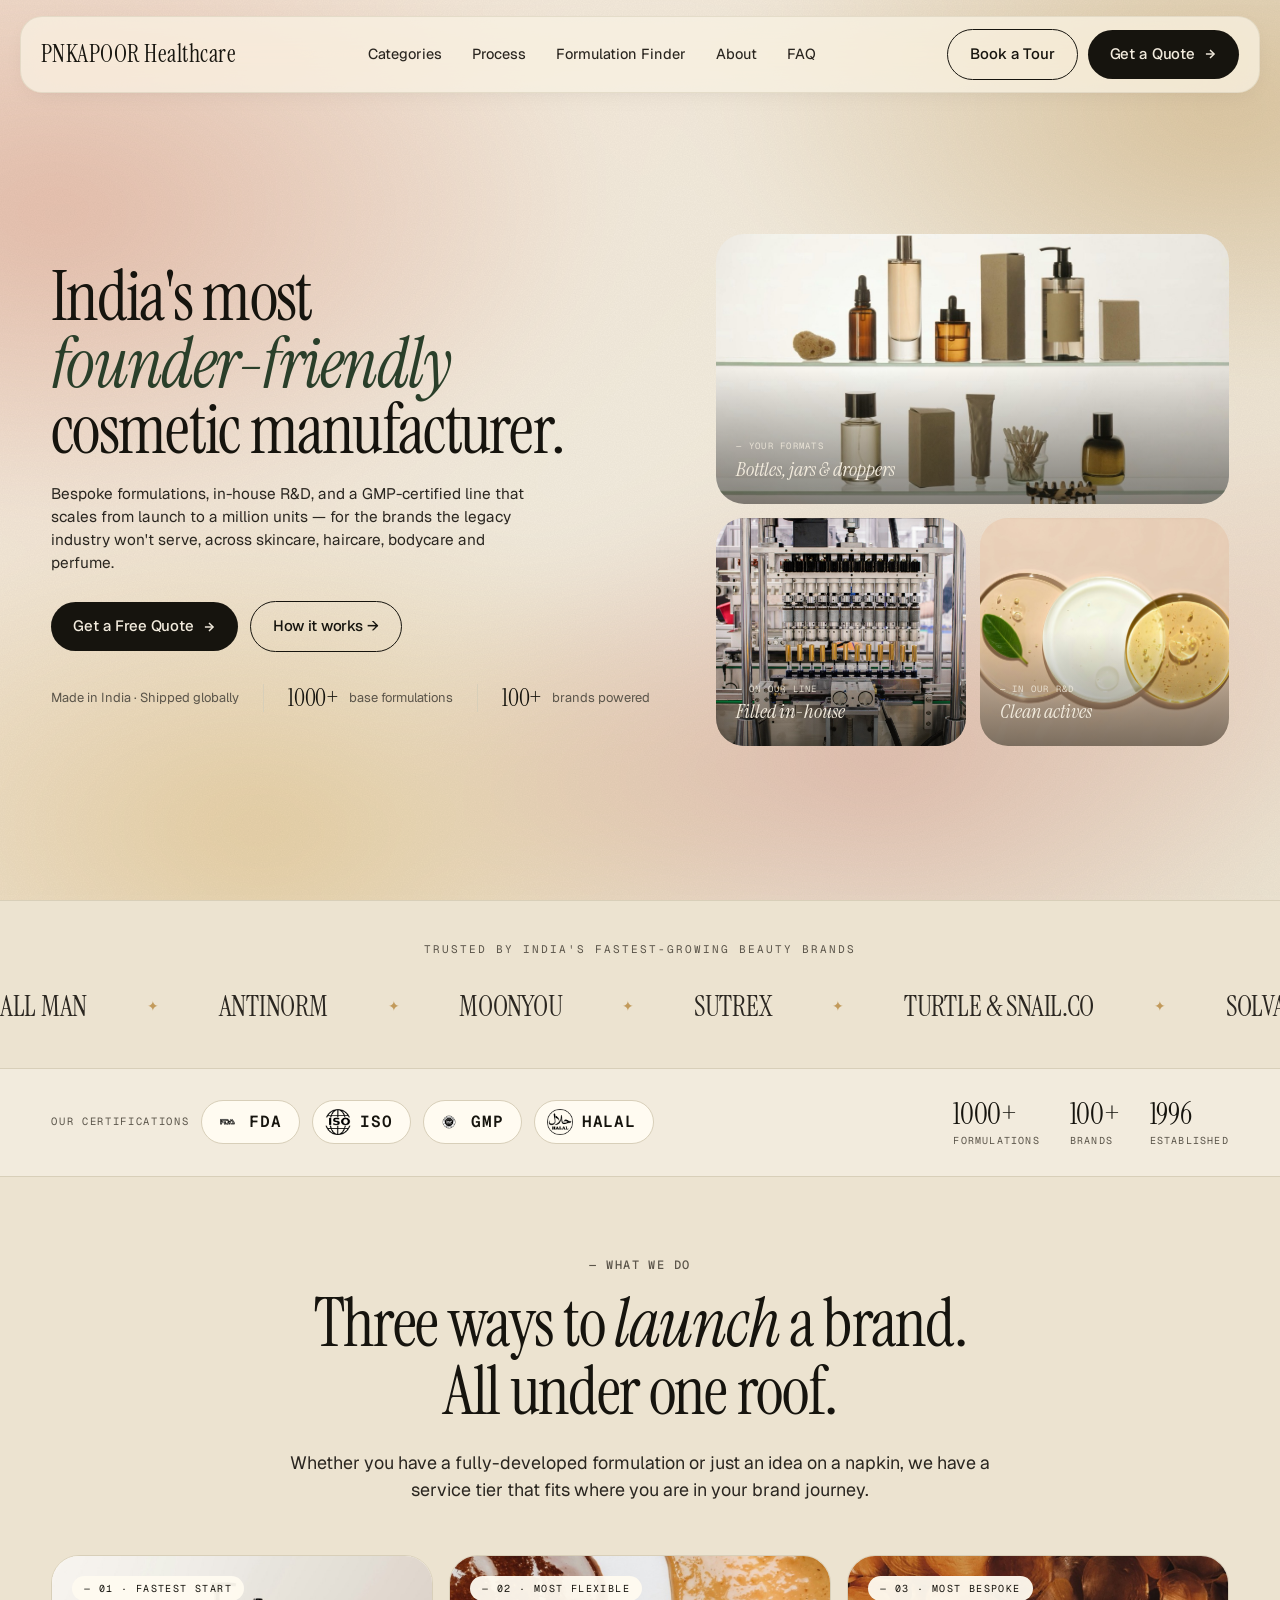
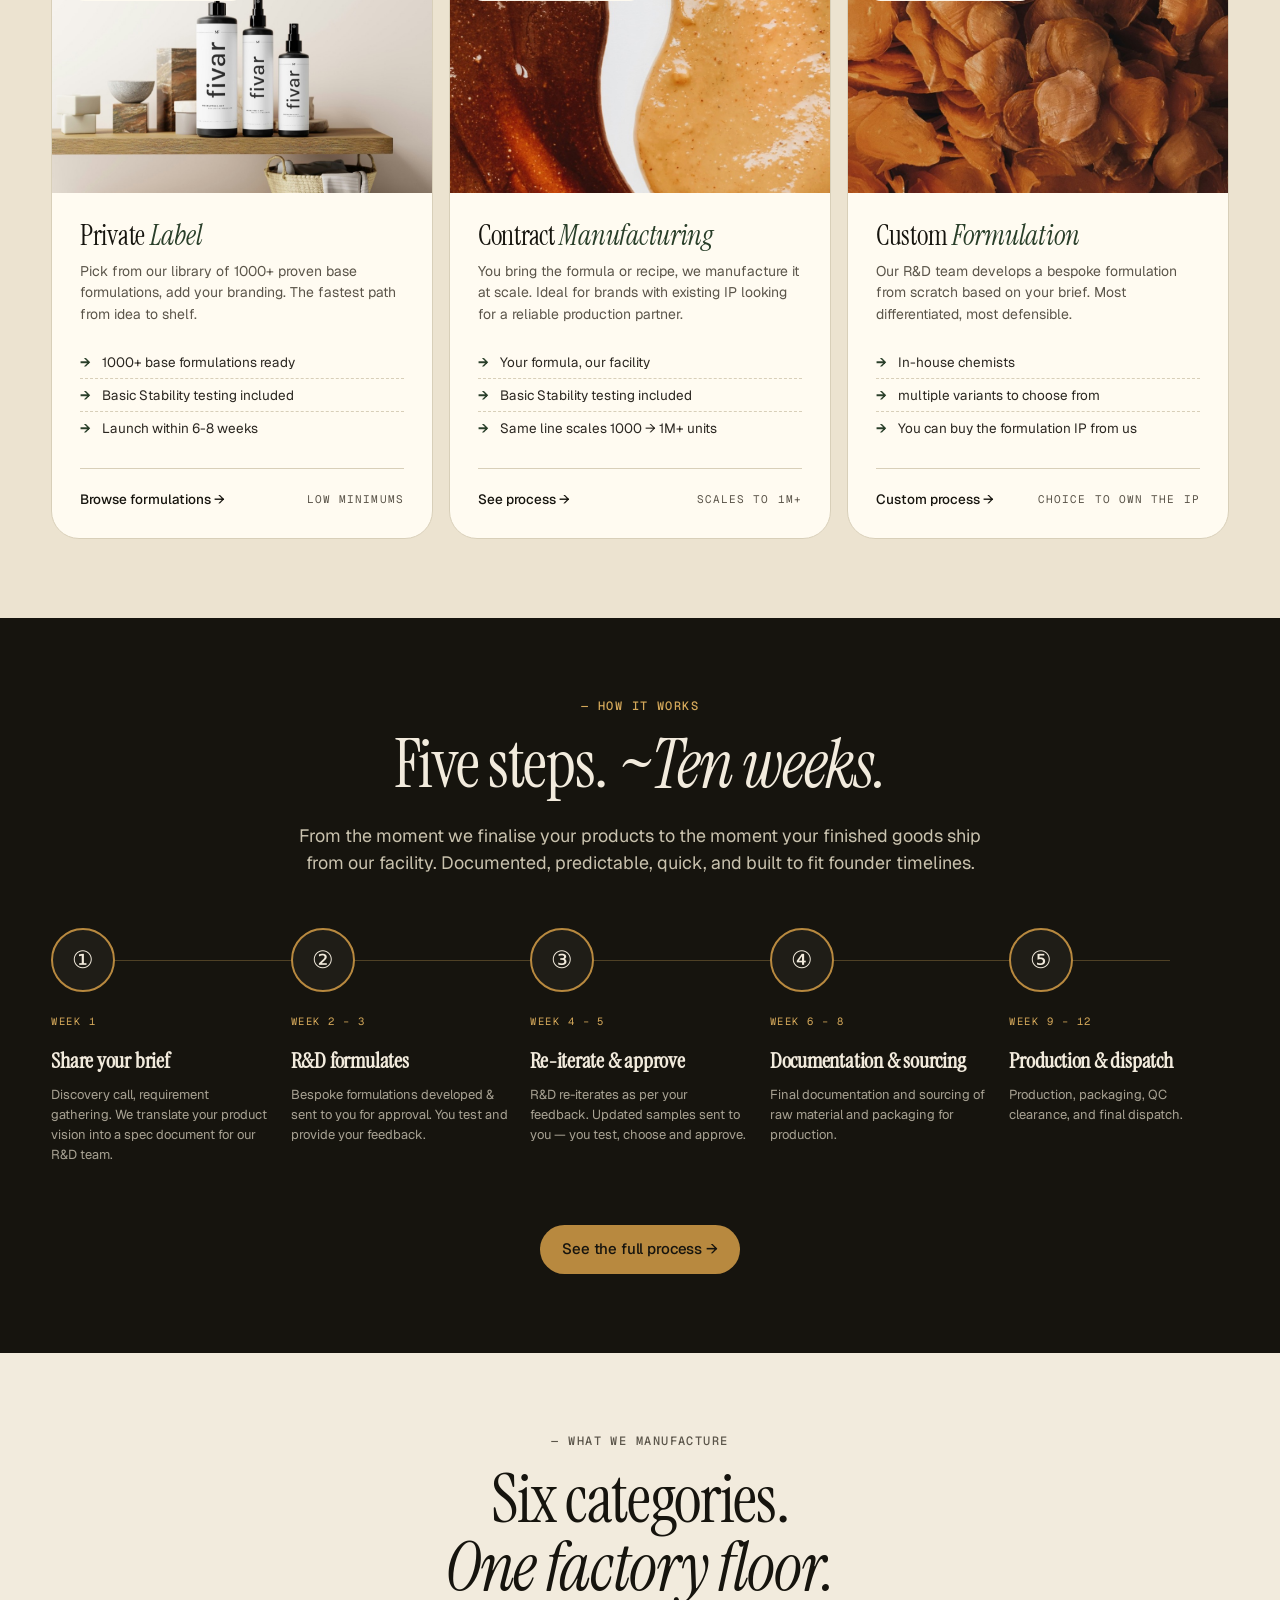
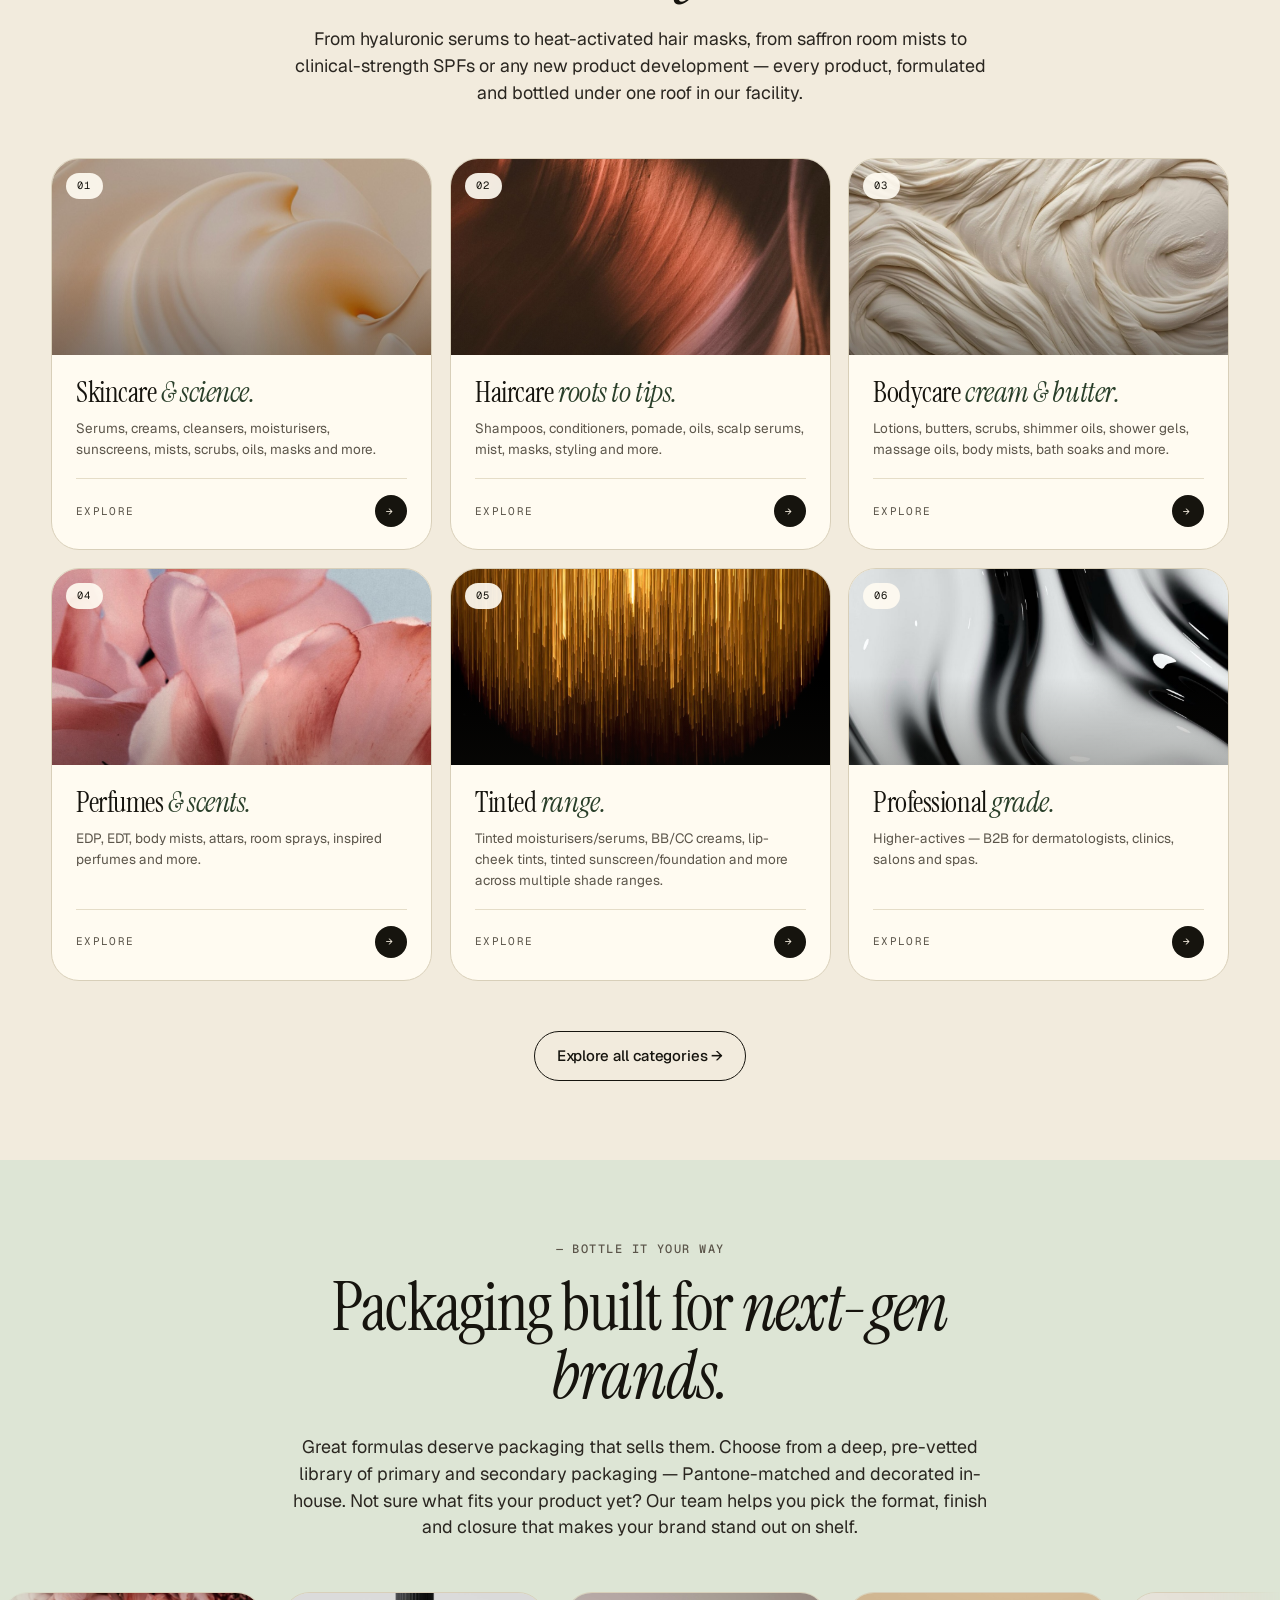
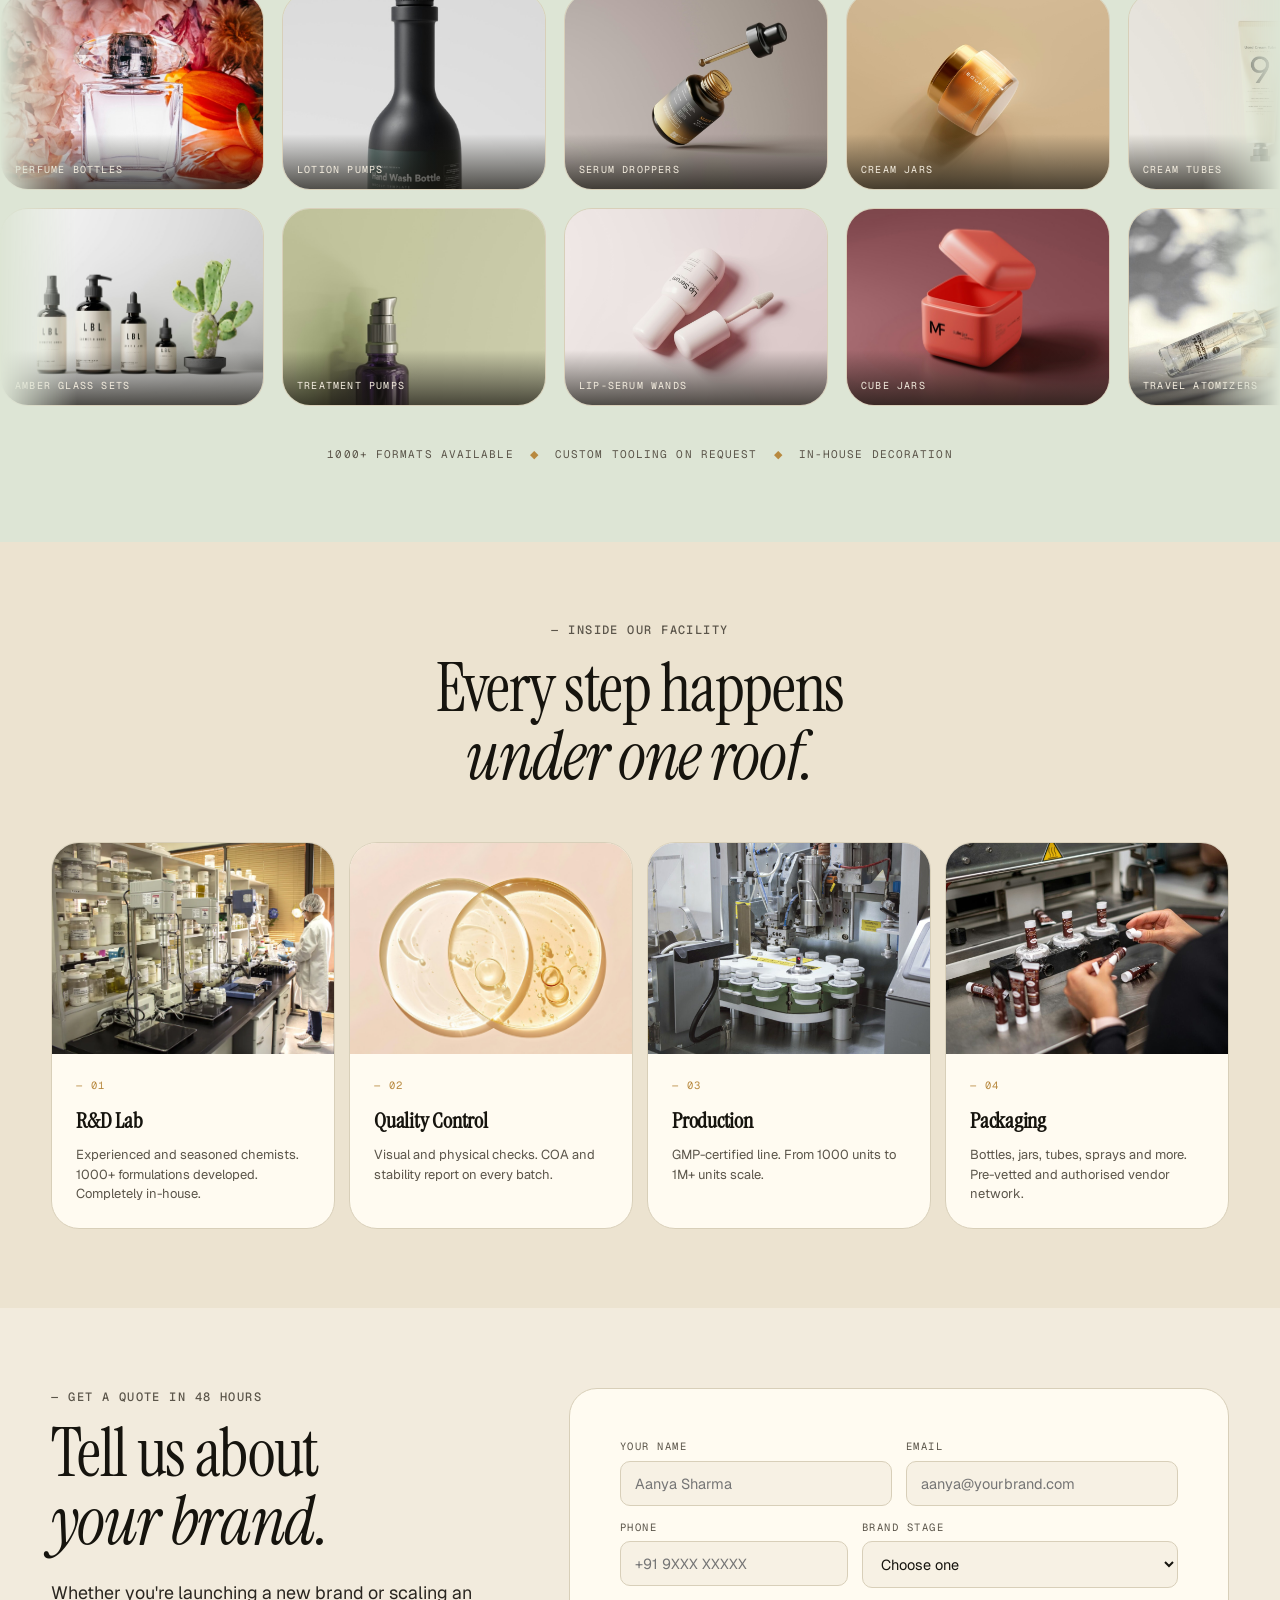
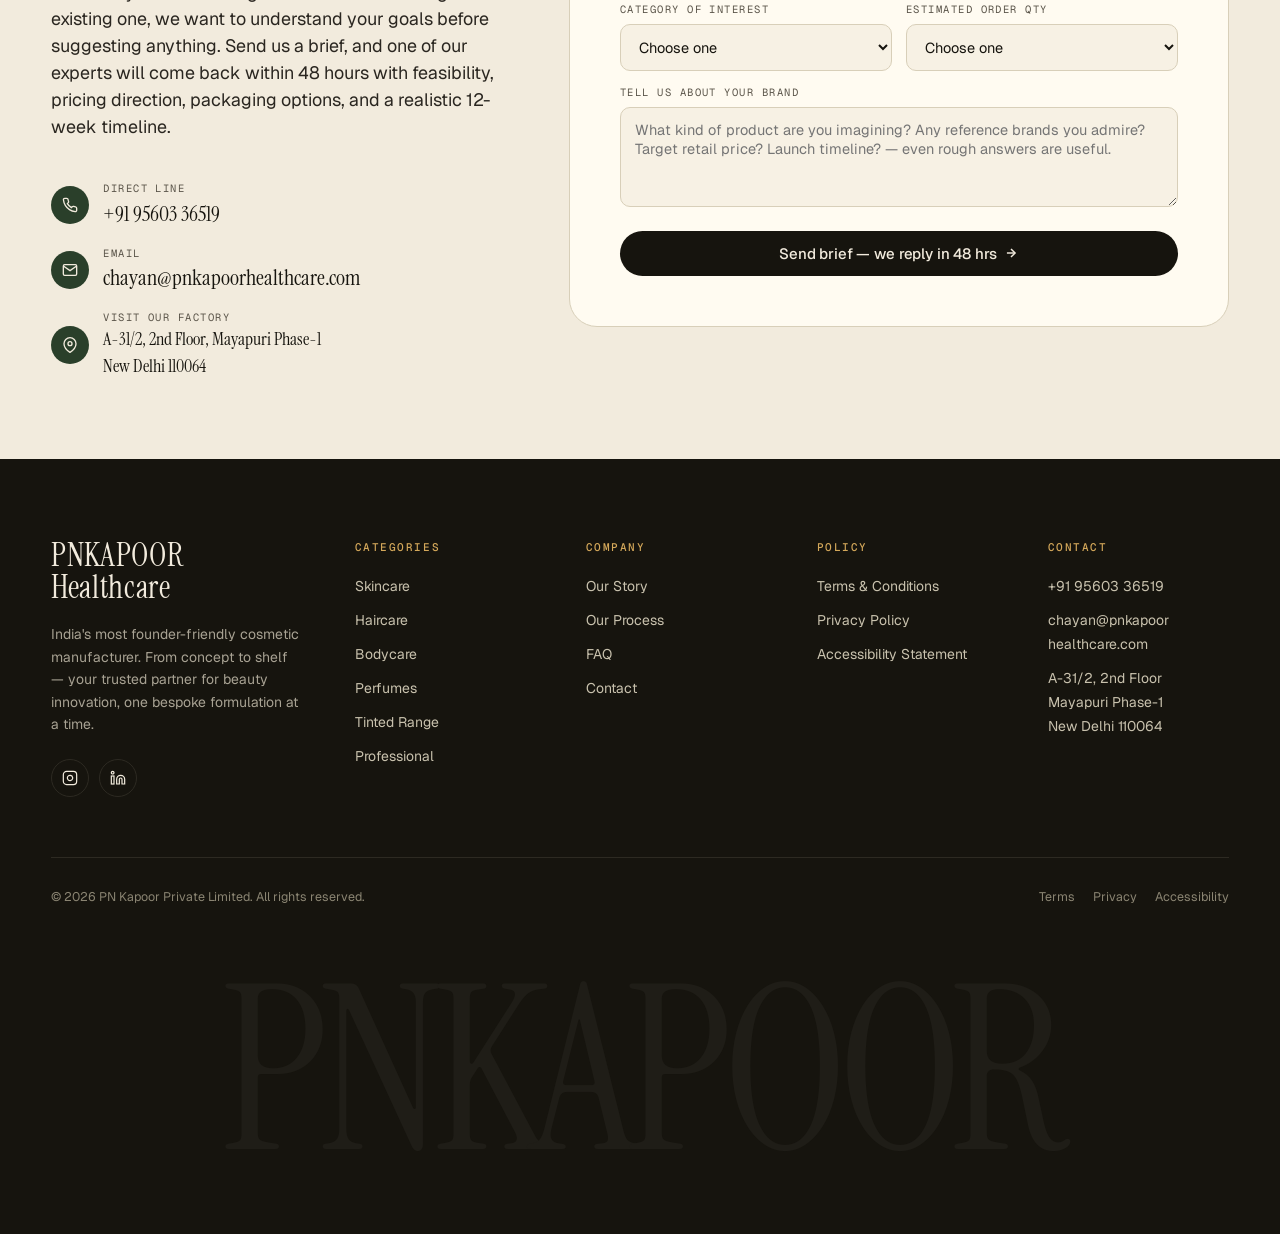
<file: index.html>
<!DOCTYPE html>
<html lang="en">
<head>
<meta charset="UTF-8" />
<meta name="viewport" content="width=device-width, initial-scale=1.0" />
<title>PN Kapoor Healthcare — India's Most Founder-Friendly Cosmetic Manufacturer</title>
<meta name="description" content="From 500 units to a million — on the same line. Bespoke formulations, in-house R&D, 12-week timelines. FDA/ISO/GMP/HALAL certified." />
<link rel="icon" href="favicon.svg" type="image/svg+xml">
<meta property="og:type" content="website">
<meta property="og:site_name" content="PN Kapoor Healthcare">
<meta property="og:title" content="PN Kapoor Healthcare — India's Most Founder-Friendly Cosmetic Manufacturer">
<meta property="og:description" content="From 500 units to a million — on the same production line. Bespoke formulations, in-house R&D, 12-week brief-to-batch timelines. FDA/ISO/GMP/HALAL certified.">
<meta property="og:image" content="images/hero-shelf-amber.jpg">
<meta name="twitter:card" content="summary_large_image">
<meta name="twitter:title" content="PN Kapoor Healthcare — India's Most Founder-Friendly Cosmetic Manufacturer">
<meta name="twitter:description" content="From 500 units to a million — on the same line. Bespoke formulations, in-house R&D, 12-week timelines.">
<link rel="preconnect" href="https://fonts.googleapis.com">
<link rel="preconnect" href="https://fonts.gstatic.com" crossorigin>
<link href="https://fonts.googleapis.com/css2?family=Instrument+Serif:ital@0;1&family=Geist:wght@300;400;500;600;700&family=Geist+Mono:wght@400;500&display=swap" rel="stylesheet">
<link rel="stylesheet" href="styles.css">

<style>
/* ===== Homepage-specific styles ===== */

/* --- Hero --- */
.hero {
  position: relative;
  overflow: hidden;
  padding-top: 130px;
  padding-bottom: 50px;
  min-height: 100vh;
  display: flex;
  align-items: center;
  background: transparent;
}
/* Warm gradient mesh background (Trupeer-inspired, in PNK brand tones) */
.hero::before {
  content: '';
  position: absolute;
  inset: -10%;
  z-index: 0;
  background:
    radial-gradient(ellipse 60% 50% at 12% 28%, rgba(216, 154, 133, 0.55), transparent 60%),
    radial-gradient(ellipse 55% 45% at 88% 18%, rgba(184, 137, 63, 0.40), transparent 60%),
    radial-gradient(ellipse 50% 40% at 65% 78%, rgba(184, 82, 64, 0.30), transparent 60%),
    radial-gradient(ellipse 60% 50% at 25% 85%, rgba(212, 168, 90, 0.45), transparent 60%),
    radial-gradient(ellipse 45% 35% at 92% 65%, rgba(232, 200, 181, 0.50), transparent 60%),
    linear-gradient(135deg, #F5E5D5 0%, #F2EBDD 50%, #ECE3D0 100%);
  filter: blur(40px);
}
.hero::after {
  content: '';
  position: absolute;
  inset: 0;
  z-index: 0;
  pointer-events: none;
  background-image: url("data:image/svg+xml;utf8,<svg xmlns='http://www.w3.org/2000/svg' width='160' height='160'><filter id='n'><feTurbulence type='fractalNoise' baseFrequency='.85' numOctaves='2' stitchTiles='stitch'/><feColorMatrix values='0 0 0 0 0.08, 0 0 0 0 0.08, 0 0 0 0 0.05, 0 0 0 .12 0'/></filter><rect width='100%' height='100%' filter='url(%23n)'/></svg>");
  opacity: 0.4;
  mix-blend-mode: multiply;
}
.hero .container { position: relative; z-index: 1; width: 100%; }
.hero-grid {
  display: grid;
  grid-template-columns: 1.2fr 1fr;
  gap: 50px;
  align-items: center;
}
.hero .h-display {
  font-size: clamp(40px, 5.4vw, 76px);
  line-height: 0.96;
  letter-spacing: -0.025em;
}
.hero-tag {
  display: inline-flex;
  align-items: center;
  gap: 10px;
  padding: 6px 14px 6px 8px;
  background: var(--paper);
  border: 1px solid var(--line);
  border-radius: var(--radius-pill);
  font-size: 13px;
  color: var(--ink-soft);
  width: fit-content;
  margin-bottom: 24px;
}
.hero-tag-pill {
  padding: 3px 10px;
  background: var(--forest);
  color: var(--cream);
  border-radius: var(--radius-pill);
  font-family: var(--mono);
  font-size: 10.5px;
  letter-spacing: .1em;
  text-transform: uppercase;
  font-weight: 500;
}
.hero h1 .italic { color: var(--forest); }
.hero-sub { margin-top: 20px; max-width: 50ch; font-size: clamp(15px, 1.2vw, 18px); }
.hero-actions {
  display: flex;
  gap: 12px;
  align-items: center;
  flex-wrap: wrap;
  margin-top: 26px;
}
.hero-meta {
  margin-top: 28px;
  display: flex;
  gap: 24px;
  flex-wrap: wrap;
  align-items: center;
}
.hero-meta-item {
  display: flex;
  align-items: center;
  gap: 10px;
  font-size: 13px;
  color: var(--ink-mute);
}
.hero-meta-item strong {
  font-family: var(--display);
  font-size: 24px;
  color: var(--ink);
  font-weight: 400;
  letter-spacing: -0.01em;
}
.hero-meta-divider { width: 1px; height: 28px; background: var(--line); }

/* Hero collage - mosaic of product images */
.hero-collage {
  display: grid;
  grid-template-columns: 1fr 1fr;
  grid-template-rows: 1.18fr 1fr;
  gap: 14px;
  aspect-ratio: 1 / 1;
  max-height: 560px;
}
.collage-tile {
  border-radius: var(--radius-lg);
  overflow: hidden;
  position: relative;
  background-size: cover;
  background-position: center;
  background-color: var(--cream-deep);
}
.collage-tile.wide { grid-column: 1 / -1; }
.collage-tile.tile-1 { background-image: url('images/hero-shelf-amber.jpg'); }
.collage-tile.tile-2 { background-image: url('images/hero-line-filling.jpg'); }
.collage-tile.tile-3 { background-image: url('images/ingredients-petri-leaf.jpg'); }
.collage-overlay {
  position: absolute;
  inset: 0;
  display: flex;
  align-items: flex-end;
  padding: 20px;
  background: linear-gradient(180deg, transparent 50%, rgba(22,20,14,.5));
}
.collage-label {
  color: var(--cream);
  font-family: var(--display);
  font-size: 20px;
  font-style: italic;
}
.collage-label-small {
  color: var(--cream);
  font-family: var(--mono);
  font-size: 9px;
  letter-spacing: .14em;
  text-transform: uppercase;
  opacity: .85;
  margin-top: 4px;
}

@media (max-width: 960px) {
  .hero-grid { grid-template-columns: 1fr; }
  .hero-collage { max-height: 460px; }
}

/* --- Marquee trust bar (same as before, just brief) --- */
.marquee-section {
  padding: 40px 0;
  border-top: 1px solid var(--line);
  border-bottom: 1px solid var(--line);
  overflow: hidden;
}
.marquee-label {
  text-align: center;
  font-family: var(--mono);
  font-size: 11px;
  letter-spacing: .18em;
  text-transform: uppercase;
  color: var(--ink-mute);
  margin-bottom: 28px;
}
.marquee {
  display: flex;
  gap: 60px;
  animation: scroll 40s linear infinite;
  width: max-content;
}
.marquee-item {
  font-family: var(--display);
  font-size: clamp(20px, 2.2vw, 30px);
  color: var(--ink-soft);
  white-space: nowrap;
  display: flex;
  align-items: center;
  gap: 60px;
  letter-spacing: -0.01em;
}
.marquee-item::after { content: "✦"; color: var(--brass); font-size: 14px; opacity: .8; }
@keyframes scroll {
  from { transform: translateX(0); }
  to { transform: translateX(-50%); }
}

/* --- Big stats counter --- */
.stats-grid {
  display: grid;
  grid-template-columns: repeat(4, 1fr);
  gap: 24px;
  margin-top: 60px;
}
.stat-big {
  padding: 36px 28px;
  background: var(--paper);
  border: 1px solid var(--line);
  border-radius: var(--radius-lg);
  position: relative;
  overflow: hidden;
}
.stat-big .stat-num {
  font-family: var(--display);
  font-size: clamp(60px, 7vw, 92px);
  line-height: 0.9;
  letter-spacing: -0.04em;
  color: var(--ink);
}
.stat-big .stat-num .italic { color: var(--forest); }
.stat-big .stat-unit {
  font-family: var(--display);
  font-size: 28px;
  color: var(--brass);
  font-style: italic;
  vertical-align: 30px;
  margin-left: 4px;
}
.stat-big .stat-name {
  font-family: var(--mono);
  font-size: 11px;
  letter-spacing: .14em;
  text-transform: uppercase;
  color: var(--ink-mute);
  margin-top: 18px;
  padding-top: 18px;
  border-top: 1px solid var(--line);
}
.stat-big .stat-desc {
  font-size: 13px;
  color: var(--ink-soft);
  margin-top: 8px;
  line-height: 1.5;
}

@media (max-width: 1000px) {
  .stats-grid { grid-template-columns: 1fr 1fr; }
}
@media (max-width: 500px) {
  .stats-grid { grid-template-columns: 1fr; }
}

/* --- Service tiers (Bo inspired) --- */
.services {
  background: var(--cream-deep);
}
.svc-grid {
  display: grid;
  grid-template-columns: repeat(3, 1fr);
  gap: 16px;
  margin-top: 50px;
}
.svc-card {
  background: var(--paper);
  border: 1px solid var(--line);
  border-radius: var(--radius-lg);
  overflow: hidden;
  display: flex;
  flex-direction: column;
  transition: transform .3s, box-shadow .3s;
}
.svc-card:hover {
  transform: translateY(-4px);
  box-shadow: 0 24px 60px -30px rgba(22,20,14,.2);
}
.svc-img {
  aspect-ratio: 16/10;
  background-size: cover;
  background-position: center;
  position: relative;
}
.svc-img-1 { background-image: url('images/pkg-fivar-shelf.jpg'); }
.svc-img-2 { background-image: url('images/texture-scrub-cream.jpg'); }
.svc-img-3 { background-image: url('images/botanical-dried-petals.jpg'); }
.svc-num {
  position: absolute;
  top: 20px;
  left: 20px;
  background: rgba(255,251,241,.95);
  padding: 5px 12px;
  border-radius: var(--radius-pill);
  font-family: var(--mono);
  font-size: 10px;
  letter-spacing: .14em;
  text-transform: uppercase;
  color: var(--ink);
}
.svc-content { padding: 28px; flex: 1; display: flex; flex-direction: column; }
.svc-content h3 {
  font-family: var(--display);
  font-size: 28px;
  letter-spacing: -0.01em;
  margin-bottom: 10px;
}
.svc-content h3 .italic { color: var(--forest); }
.svc-content p {
  font-size: 14px;
  color: var(--ink-mute);
  line-height: 1.55;
  margin-bottom: 20px;
}
.svc-features {
  list-style: none;
  margin-bottom: 24px;
}
.svc-features li {
  font-size: 13.5px;
  color: var(--ink-soft);
  padding: 6px 0 6px 22px;
  position: relative;
  border-bottom: 1px dashed var(--line);
}
.svc-features li:last-child { border-bottom: none; }
.svc-features li::before {
  content: "→";
  position: absolute;
  left: 0;
  color: var(--forest);
  font-weight: 700;
}
.svc-cta {
  margin-top: auto;
  display: flex;
  justify-content: space-between;
  align-items: center;
  padding-top: 20px;
  border-top: 1px solid var(--line);
  font-size: 13.5px;
}
.svc-cta a {
  color: var(--ink);
  font-weight: 500;
  display: flex;
  align-items: center;
  gap: 8px;
  transition: gap .2s;
}
.svc-cta a:hover { gap: 12px; }
.svc-cta .moq {
  font-family: var(--mono);
  font-size: 11px;
  letter-spacing: .1em;
  text-transform: uppercase;
  color: var(--ink-mute);
}

@media (max-width: 1000px) {
  .svc-grid { grid-template-columns: 1fr; }
}

/* --- Categories teaser — two-zone cards (image top, content below) --- */
.cat-teaser-grid {
  display: grid;
  grid-template-columns: repeat(3, 1fr);
  gap: 18px;
  margin-top: 50px;
}
.cat-card {
  display: flex;
  flex-direction: column;
  background: var(--paper);
  border: 1px solid var(--line);
  border-radius: var(--radius-lg);
  overflow: hidden;
  transition: transform .35s cubic-bezier(.2,.7,.2,1), box-shadow .35s;
}
.cat-card:hover { transform: translateY(-5px); box-shadow: 0 26px 60px -32px rgba(22,20,14,.35); }
.cat-card-imgwrap { position: relative; height: 196px; overflow: hidden; }
.cat-card-img {
  position: absolute;
  inset: 0;
  background-size: cover;
  background-position: center;
  background-color: var(--cream-deep);
  transition: transform .7s cubic-bezier(.2,.7,.2,1);
}
.cat-card:hover .cat-card-img { transform: scale(1.06); }
.cat-card-imgwrap::after {
  content: ""; position: absolute; inset: 0;
  background: linear-gradient(180deg, rgba(22,20,14,0) 55%, rgba(22,20,14,.30));
}
.cat-card-num {
  position: absolute; top: 14px; left: 14px; z-index: 1;
  font-family: var(--mono); font-size: 10.5px; letter-spacing: .14em; text-transform: uppercase;
  color: var(--ink); background: rgba(255,251,241,.92); padding: 5px 11px; border-radius: var(--radius-pill);
}
.cat-card-body { padding: 22px 24px 22px; display: flex; flex-direction: column; flex: 1; }
.cat-card-name {
  font-family: var(--display); font-size: clamp(24px, 2.3vw, 30px); letter-spacing: -0.015em; line-height: 1.05;
  color: var(--ink); margin-bottom: 10px;
}
.cat-card-name .italic { font-style: italic; color: var(--forest); }
.cat-card-tagline { font-size: 13.5px; color: var(--ink-mute); line-height: 1.55; flex: 1; }
.cat-card-cta {
  margin-top: 18px; padding-top: 16px; border-top: 1px solid var(--line-soft);
  display: flex; align-items: center; justify-content: space-between;
  font-family: var(--mono); font-size: 11px; letter-spacing: .12em; text-transform: uppercase; color: var(--ink-mute);
}
.cat-card-arrow {
  width: 32px; height: 32px; border-radius: 50%; background: var(--ink); color: var(--cream);
  display: flex; align-items: center; justify-content: center; transition: transform .3s, background .3s;
}
.cat-card:hover .cat-card-arrow { transform: translate(3px,-3px) rotate(-8deg); background: var(--forest); }

.cat-skin .cat-card-img { background-image: url('images/bg-skincare.jpg'); }
.cat-hair .cat-card-img { background-image: url('images/bg-haircare.jpg'); }
.cat-body .cat-card-img { background-image: url('images/bg-bodycare.jpg'); }
.cat-perfume .cat-card-img { background-image: url('images/bg-perfume.jpg'); }
.cat-tinted .cat-card-img { background-image: url('images/bg-tinted.jpg'); }
.cat-pro .cat-card-img { background-image: url('images/bg-professional.jpg'); }

@media (max-width: 800px) {
  .cat-teaser-grid { grid-template-columns: 1fr 1fr; }
}
@media (max-width: 500px) {
  .cat-teaser-grid { grid-template-columns: 1fr; }
}

/* --- Packaging options (moving showcase) --- */
.packaging-section { overflow: hidden; /* background via .sec-sage */ }
.pkg-chips { display: flex; flex-wrap: wrap; gap: 10px; margin-top: 30px; max-width: 960px; }
.pkg-chip {
  padding: 9px 16px; border-radius: var(--radius-pill);
  background: rgba(255,251,241,0.7); border: 1px solid var(--line);
  font-size: 13.5px; color: var(--ink-soft);
  transition: transform .2s, background .2s, color .2s, border-color .2s;
}
.pkg-chip:hover { transform: translateY(-2px); background: var(--ink); color: var(--cream); border-color: var(--ink); }
.pkg-chip .b { color: var(--brass); margin-right: 7px; }
.pkg-marquee { margin-top: 40px; display: flex; flex-direction: column; gap: 18px; }
.pkg-row {
  position: relative; width: 100%; overflow: hidden;
  -webkit-mask-image: linear-gradient(90deg, transparent, #000 6%, #000 94%, transparent);
  mask-image: linear-gradient(90deg, transparent, #000 6%, #000 94%, transparent);
}
.pkg-track { display: flex; gap: 18px; width: max-content; animation: pkg-scroll 70s linear infinite; }
.pkg-row.rev .pkg-track { animation-duration: 84s; animation-direction: reverse; }
.pkg-track:hover { animation-play-state: paused; }
@keyframes pkg-scroll { from { transform: translateX(0); } to { transform: translateX(-50%); } }
.pkg-item {
  flex-shrink: 0; width: 264px; height: 198px; border-radius: var(--radius-lg);
  overflow: hidden; position: relative; background: var(--paper); border: 1px solid var(--line);
}
.pkg-item img { width: 100%; height: 100%; object-fit: cover; display: block; transition: transform .6s ease; }
.pkg-item:hover img { transform: scale(1.05); }
.pkg-item .cap {
  position: absolute; left: 0; right: 0; bottom: 0; padding: 28px 14px 12px;
  background: linear-gradient(180deg, transparent, rgba(22,20,14,.72));
  color: var(--cream); font-family: var(--mono); font-size: 10px; letter-spacing: .12em; text-transform: uppercase;
}
.pkg-note { margin-top: 40px; text-align: center; font-family: var(--mono); font-size: 11px; letter-spacing: .1em; text-transform: uppercase; color: var(--ink-mute); }
.pkg-note .dot { color: var(--brass); margin: 0 8px; }
@media (max-width: 560px) { .pkg-item { width: 208px; height: 158px; } }



/* --- Process simplified (4 steps) --- */
.process-mini {
  display: grid;
  grid-template-columns: repeat(5, 1fr);
  gap: 20px;
  margin-top: 50px;
  position: relative;
}
.process-mini::before {
  content: "";
  position: absolute;
  left: 5%;
  right: 5%;
  top: 32px;
  height: 1px;
  background: rgba(212,168,90,.3);
  z-index: 0;
}
.proc-step {
  position: relative;
  z-index: 1;
}
.proc-circle {
  width: 64px;
  height: 64px;
  border-radius: 50%;
  background: var(--cream);
  border: 2px solid var(--brass);
  display: flex;
  align-items: center;
  justify-content: center;
  font-family: var(--display);
  font-size: 24px;
  color: var(--ink);
  margin-bottom: 22px;
}
.proc-step h4 {
  font-family: var(--display);
  font-size: 22px;
  letter-spacing: -0.01em;
  margin-bottom: 8px;
}
.proc-step .week {
  font-family: var(--mono);
  font-size: 10.5px;
  letter-spacing: .14em;
  text-transform: uppercase;
  color: var(--brass-soft);
  margin-bottom: 14px;
  display: block;
}
.proc-step p {
  font-size: 13px;
  color: #A8A293;
  line-height: 1.55;
}
.sec-ink .proc-circle { background: #1F1D17; color: var(--cream); }
.sec-ink .proc-step h4 { color: var(--cream); }

@media (max-width: 900px) {
  .process-mini { grid-template-columns: 1fr 1fr; }
  .process-mini::before { display: none; }
}
@media (max-width: 500px) {
  .process-mini { grid-template-columns: 1fr; }
}

/* --- World Map (NEW from Bo) --- */
.world-section { /* background via .sec-cloud-blue */ }
.world-wrap {
  margin-top: 50px;
  background: var(--paper);
  border: 1px solid var(--line);
  border-radius: var(--radius-lg);
  padding: clamp(30px, 4vw, 60px);
  position: relative;
  overflow: hidden;
}
.world-grid {
  display: grid;
  grid-template-columns: 1.6fr 1fr;
  gap: 50px;
  align-items: center;
}
.world-map-svg {
  width: 100%;
  height: auto;
}
.world-base { width: 100%; display: block; border-radius: var(--radius); }
.world-overlay { position: absolute; inset: 0; width: 100%; height: 100%; }
.world-map-container {
  width: 100%;
  position: relative;
}
.world-stats { display: flex; flex-direction: column; gap: 20px; }
.world-stat {
  padding: 22px;
  background: var(--cream-deep);
  border-radius: var(--radius);
  display: flex;
  justify-content: space-between;
  align-items: center;
}
.world-stat-info { display: flex; flex-direction: column; gap: 4px; }
.world-stat-label { font-family: var(--mono); font-size: 10.5px; letter-spacing: .14em; text-transform: uppercase; color: var(--ink-mute); }
.world-stat-name { font-family: var(--display); font-size: 22px; letter-spacing: -0.01em; }
.world-stat-num {
  font-family: var(--display);
  font-size: 44px;
  color: var(--forest);
  line-height: 1;
  letter-spacing: -0.02em;
}
.world-stat-num .italic { color: var(--brass); }

.world-regions {
  display: grid;
  grid-template-columns: repeat(2, 1fr);
  gap: 6px;
  margin-top: 24px;
}
.region-tag {
  padding: 8px 14px;
  background: var(--cream-deep);
  border-radius: var(--radius-pill);
  font-size: 12.5px;
  color: var(--ink-soft);
  display: flex;
  align-items: center;
  gap: 8px;
}
.region-tag .dot { width: 6px; height: 6px; border-radius: 50%; background: var(--forest); }

@media (max-width: 1000px) {
  .world-grid { grid-template-columns: 1fr; }
}

/* --- Facility / Behind the scenes --- */
.facility-section { background: var(--cream-deep); }
.facility-grid {
  display: grid;
  grid-template-columns: repeat(4, 1fr);
  gap: 14px;
  margin-top: 50px;
}
.facility-card {
  background: var(--paper);
  border: 1px solid var(--line);
  border-radius: var(--radius-lg);
  overflow: hidden;
}
.facility-img {
  aspect-ratio: 4/3;
  background-size: cover;
  background-position: center;
  background-color: var(--cream-deep);
}
.facility-img-1 { background-image: url('images/facility-rd.webp'); }
.facility-img-2 { background-image: url('images/ingredients-gel-petri.jpg'); }
.facility-img-3 { background-image: url('images/facility-production.jpg'); }
.facility-img-4 { background-image: url('images/facility-packaging.jpg'); }
.facility-content { padding: 24px; }
.facility-num {
  font-family: var(--mono);
  font-size: 10.5px;
  letter-spacing: .14em;
  text-transform: uppercase;
  color: var(--brass);
  margin-bottom: 10px;
}
.facility-content h4 {
  font-family: var(--display);
  font-size: 22px;
  letter-spacing: -0.01em;
  margin-bottom: 8px;
}
.facility-content p { font-size: 13px; color: var(--ink-mute); line-height: 1.5; }

@media (max-width: 1000px) {
  .facility-grid { grid-template-columns: 1fr 1fr; }
}
@media (max-width: 500px) {
  .facility-grid { grid-template-columns: 1fr; }
}

/* --- Testimonial carousel (Trupeer-style) --- */
.testimonial {
  overflow: hidden;
  padding-bottom: clamp(48px, 6vw, 84px);
}
.testi-head {
  text-align: center;
  margin-bottom: 36px;
}
.testi-head .eyebrow { display: block; margin-bottom: 16px; }
.testi-track-wrap {
  position: relative;
  width: 100%;
  overflow: hidden;
  mask-image: linear-gradient(90deg, transparent 0%, #000 8%, #000 92%, transparent 100%);
  -webkit-mask-image: linear-gradient(90deg, transparent 0%, #000 8%, #000 92%, transparent 100%);
}
.testi-track {
  display: flex;
  gap: 20px;
  width: max-content;
  animation: testi-scroll 60s linear infinite;
}
.testi-track:hover { animation-play-state: paused; }
@keyframes testi-scroll {
  from { transform: translateX(0); }
  to { transform: translateX(-50%); }
}
.testi-c {
  flex-shrink: 0;
  width: 360px;
  min-height: 320px;
  padding: 36px 32px;
  border-radius: 24px;
  display: flex;
  flex-direction: column;
  justify-content: space-between;
  gap: 24px;
  border: 1px solid rgba(22,20,14,0.06);
}
.testi-c-brand {
  font-family: var(--display);
  font-style: italic;
  font-size: 28px;
  letter-spacing: -0.01em;
  color: var(--ink);
}
.testi-c-quote {
  font-size: 15.5px;
  line-height: 1.55;
  color: var(--ink-soft);
  flex: 1;
}
.testi-c-author { display: flex; flex-direction: column; gap: 2px; }
.testi-c-name { font-weight: 600; font-size: 15px; color: var(--ink); }
.testi-c-role { font-size: 13px; color: var(--ink-mute); }

/* Color variants — soft pastels */
.testi-c.c-rose { background: #F0D8D0; }
.testi-c.c-mint { background: #D8E5DC; }
.testi-c.c-cream { background: #F2EBDD; }
.testi-c.c-sky { background: #D5DEE5; }
.testi-c.c-sand { background: #E5DCC4; }
.testi-c.c-lavender { background: #E0DBE8; }
.testi-c.c-blush { background: #E8D5CC; }
.testi-c.c-sage { background: #DDE3D5; }

/* --- Heritage teaser --- */
.heritage-teaser { background: var(--ink); color: var(--cream); }
.heritage-teaser .h1, .heritage-teaser .h2 { color: var(--cream); }
.heritage-teaser .h1 .italic, .heritage-teaser .h2 .italic { color: var(--brass-soft); }
.heritage-grid {
  display: grid;
  grid-template-columns: 1.2fr 1fr;
  gap: 60px;
  align-items: center;
}
.heritage-years {
  display: flex;
  gap: 30px;
  margin-top: 40px;
  padding-top: 30px;
  border-top: 1px solid #2D2A22;
}
.heritage-year {
  font-family: var(--display);
  font-size: 28px;
  letter-spacing: -0.01em;
}
.heritage-year .yr {
  display: block;
  font-family: var(--mono);
  font-size: 11px;
  letter-spacing: .14em;
  color: var(--brass-soft);
  text-transform: uppercase;
  margin-bottom: 4px;
  font-style: normal;
}
.heritage-photo,
.heritage-photo::after,
.heritage-photo-label,
.heritage-photo-label .name,
.heritage-photo-label .role { display: none; }

/* Milestone timeline (replaces founder photo) */
.her-tl {
  display: flex;
  flex-direction: column;
  gap: 12px;
  position: relative;
}
.her-tl::before {
  content: "";
  position: absolute;
  left: 26px;
  top: 26px;
  bottom: 26px;
  width: 1px;
  background: linear-gradient(180deg, transparent, #3A3530 10%, #3A3530 90%, transparent);
  z-index: 0;
}
.her-tl-card {
  position: relative;
  padding: 22px 24px 22px 64px;
  background: #1F1D17;
  border: 1px solid #2D2A22;
  border-radius: 16px;
  transition: transform .3s, background .3s, border-color .3s;
  z-index: 1;
}
.her-tl-card:hover {
  transform: translateX(6px);
  background: #25231C;
  border-color: var(--brass);
}
.her-tl-card.current {
  background: linear-gradient(135deg, rgba(184,137,63,0.18) 0%, rgba(184,82,64,0.12) 100%);
  border-color: var(--brass);
}
.her-tl-dot {
  position: absolute;
  left: 18px;
  top: 26px;
  width: 16px;
  height: 16px;
  border-radius: 50%;
  background: #1F1D17;
  border: 2px solid var(--brass-soft);
  z-index: 2;
}
.her-tl-card.current .her-tl-dot {
  background: var(--terracotta);
  border-color: var(--terracotta);
  box-shadow: 0 0 0 6px rgba(184,82,64,0.2);
}
.her-tl-year {
  font-family: var(--mono);
  font-size: 11px;
  letter-spacing: .14em;
  color: var(--brass-soft);
  text-transform: uppercase;
  margin-bottom: 6px;
}
.her-tl-card.current .her-tl-year { color: var(--terracotta); }
.her-tl-title {
  font-family: var(--display);
  font-size: 22px;
  letter-spacing: -0.01em;
  color: var(--cream);
  margin-bottom: 4px;
  line-height: 1.15;
}
.her-tl-title .italic { color: var(--brass-soft); }
.her-tl-card.current .her-tl-title .italic { color: var(--terracotta); }
.her-tl-desc {
  font-size: 13px;
  color: #A8A293;
  line-height: 1.5;
}

@media (max-width: 900px) {
  .heritage-grid { grid-template-columns: 1fr; }
}

/* --- Lead form --- */
.lead-section { background: var(--cream); }
.lead-wrap {
  display: grid;
  grid-template-columns: 1fr 1fr;
  gap: 60px;
  align-items: start;
}
.lead-form {
  background: var(--paper);
  border: 1px solid var(--line);
  border-radius: var(--radius-lg);
  padding: clamp(30px, 4vw, 50px);
}
.lead-row { display: grid; grid-template-columns: 1fr 1fr; gap: 14px; margin-bottom: 14px; }
.lead-field { display: flex; flex-direction: column; gap: 6px; }
.lead-field.full { grid-column: 1 / -1; }
.lead-field label {
  font-family: var(--mono);
  font-size: 10.5px;
  letter-spacing: .14em;
  text-transform: uppercase;
  color: var(--ink-mute);
}
.lead-field input, .lead-field select, .lead-field textarea {
  padding: 12px 14px;
  background: var(--cream-soft);
  border: 1px solid var(--line);
  border-radius: 10px;
  font-family: var(--body);
  font-size: 14.5px;
  color: var(--ink);
  outline: none;
  transition: border-color .2s;
}
.lead-field input:focus, .lead-field select:focus, .lead-field textarea:focus { border-color: var(--ink); }
.lead-field textarea { resize: vertical; min-height: 100px; }
.lead-form .btn {
  width: 100%;
  justify-content: center;
  margin-top: 10px;
}

@media (max-width: 900px) {
  .lead-wrap { grid-template-columns: 1fr; }
  .lead-row { grid-template-columns: 1fr; }
}


/* --- Trust strip (certifications + scale) --- */
.trust-strip { padding: 30px 0; border-bottom: 1px solid var(--line); }
.trust-row { display: flex; align-items: center; justify-content: space-between; gap: 28px; flex-wrap: wrap; }
.trust-certs { display: flex; align-items: center; gap: 12px; flex-wrap: wrap; }
.trust-label { font-family: var(--mono); font-size: 10.5px; letter-spacing: .16em; text-transform: uppercase; color: var(--ink-mute); }
.cert { display: inline-flex; align-items: center; gap: 9px; font-family: var(--mono); font-size: 16px; font-weight: 600; letter-spacing: .04em; color: var(--ink); padding: 8px 18px 8px 12px; border: 1px solid var(--line); border-radius: var(--radius-pill); background: var(--paper); }
.cert-badge { width: 26px; height: 26px; object-fit: contain; display: block; }
.trust-nums { display: flex; align-items: center; gap: 30px; flex-wrap: wrap; }
.tnum { display: flex; flex-direction: column; line-height: 1; }
.tnum strong { font-family: var(--display); font-size: 30px; font-weight: 400; color: var(--ink); letter-spacing: -0.01em; }
.tnum span { font-family: var(--mono); font-size: 10px; letter-spacing: .12em; text-transform: uppercase; color: var(--ink-mute); margin-top: 7px; }
@media (max-width: 760px) { .trust-row { flex-direction: column; align-items: flex-start; gap: 22px; } }

/* ---- mobile ---- */
@media (max-width: 600px) {
  .hero { padding-top: 110px; }
  .hero .h-display { font-size: clamp(30px, 8.5vw, 46px); }
  .hero-sub { font-size: 15px; margin-top: 16px; }
  .hero-grid { gap: 32px; }
  .hero-actions { margin-top: 22px; }
  .hero-meta { display: grid; grid-template-columns: repeat(3, 1fr); gap: 12px 10px; margin-top: 24px; text-align: center; }
  .hero-meta-item { flex-direction: column; align-items: center; gap: 3px; font-size: 11px; line-height: 1.25; }
  .hero-meta-item strong { font-size: 20px; }
  .hero-meta-divider { display: none; }
  .marquee-item { font-size: clamp(15px, 4.6vw, 24px); gap: 40px; }
  .testi-c { width: 290px; min-height: 286px; padding: 26px 22px; }
  .testi-c-brand { font-size: 24px; }
  .world-wrap { padding: 20px; }
  .world-grid { gap: 30px; }
  .lead-wrap { gap: 36px; }
  .lead-section a[href^="mailto:"] { font-size: 16px !important; word-break: break-word; }
  .lead-section a[href^="tel:"] { font-size: 19px !important; }
}
@media (max-width: 400px) { .pkg-item { width: 178px; height: 134px; } }
</style>
</head>
<body>

<!-- ═══════════ NAV ═══════════ -->
<div class="nav-wrap" id="navWrap">
  <nav class="nav">
    <a href="index.html" class="brand">
      <span class="brand-name">PNKAPOOR Healthcare</span>
    </a>
    <div class="nav-links">
      <a href="categories.html">Categories</a>
      <a href="process.html">Process</a>
      <a href="formulation-finder.html">Formulation Finder</a>
      <a href="about.html">About</a>
      <a href="faq.html">FAQ</a>
    </div>
    <div class="nav-cta">
      <a href="#contact" class="btn btn-ghost">Book a Tour</a>
      <a href="#contact" class="btn btn-primary">Get a Quote
        <svg width="14" height="14" viewBox="0 0 24 24" fill="none" stroke="currentColor" stroke-width="2.5"><line x1="5" y1="12" x2="19" y2="12"/><polyline points="12 5 19 12 12 19"/></svg>
      </a>
    </div>
  </nav>
</div>

<!-- ═══════════ HERO ═══════════ -->
<section class="hero">
  <div class="container">
    <div class="hero-grid">
      <div>
                <h1 class="h-display">
          India's most<br>
          <span class="italic">founder-friendly</span><br>
          cosmetic manufacturer.
        </h1>
        <p class="lede hero-sub">
          Bespoke formulations, in-house R&amp;D, and a GMP-certified line that scales from launch to a million units — for the brands the legacy industry won't serve, across skincare, haircare, bodycare and perfume.
        </p>
        <div class="hero-actions">
          <a href="#contact" class="btn btn-primary btn-arrow">Get a Free Quote
            <svg width="14" height="14" viewBox="0 0 24 24" fill="none" stroke="currentColor" stroke-width="2.5"><line x1="5" y1="12" x2="19" y2="12"/><polyline points="12 5 19 12 12 19"/></svg>
          </a>
          <a href="process.html" class="btn btn-ghost">How it works →</a>
        </div>
        <div class="hero-meta">
          <div class="hero-meta-item">Made in India · Shipped globally</div>
          <div class="hero-meta-divider"></div>
          <div class="hero-meta-item"><strong>1000+</strong>base formulations</div>
          <div class="hero-meta-divider"></div>
          <div class="hero-meta-item"><strong>100+</strong>brands powered</div>
        </div>
      </div>

      <!-- Image collage -->
      <div class="hero-collage">
        <div class="collage-tile wide tile-1">
          <div class="collage-overlay">
            <div>
              <div class="collage-label-small">— Your formats</div>
              <div class="collage-label">Bottles, jars &amp; droppers</div>
            </div>
          </div>
        </div>
        <div class="collage-tile tile-2">
          <div class="collage-overlay">
            <div>
              <div class="collage-label-small">— On our line</div>
              <div class="collage-label">Filled in-house</div>
            </div>
          </div>
        </div>
        <div class="collage-tile tile-3">
          <div class="collage-overlay">
            <div>
              <div class="collage-label-small">— In our R&amp;D</div>
              <div class="collage-label">Clean actives</div>
            </div>
          </div>
        </div>
      </div>
    </div>
  </div>
</section>

<!-- ═══════════ MARQUEE TRUST BAR ═══════════ -->
<section class="marquee-section sec-cream-deep">
  <div class="container">
    <div class="marquee-label">Trusted by India's fastest-growing beauty brands</div>
  </div>
  <div class="marquee">
    <span class="marquee-item">ALL MAN</span>
    <span class="marquee-item">ANTINORM</span>
    <span class="marquee-item">MOONYOU</span>
    <span class="marquee-item">SUTREX</span>
    <span class="marquee-item">TURTLE &amp; SNAIL.CO</span>
    <span class="marquee-item">SOLVAIR</span>
    <span class="marquee-item">FEW.</span>
    <span class="marquee-item">SKINON</span>
    <span class="marquee-item">DELICATE ME</span>
    <span class="marquee-item">GAMEONGLOW</span>
    <span class="marquee-item">HELLO CLOUD</span>
    <span class="marquee-item">ALL MAN</span>
    <span class="marquee-item">ANTINORM</span>
    <span class="marquee-item">MOONYOU</span>
    <span class="marquee-item">SUTREX</span>
    <span class="marquee-item">TURTLE &amp; SNAIL.CO</span>
    <span class="marquee-item">SOLVAIR</span>
    <span class="marquee-item">FEW.</span>
    <span class="marquee-item">SKINON</span>
    <span class="marquee-item">DELICATE ME</span>
    <span class="marquee-item">GAMEONGLOW</span>
    <span class="marquee-item">HELLO CLOUD</span>
  </div>
</section>

<!-- ═══════════ TRUST STRIP (certs + scale) ═══════════ -->
<section class="trust-strip sec-cream">
  <div class="container">
    <div class="trust-row">
      <div class="trust-certs">
        <span class="trust-label">Our certifications</span>
        <span class="cert"><img class="cert-badge" src="images/cert-fda.png" alt="FDA certified" loading="lazy"> FDA</span>
        <span class="cert"><img class="cert-badge" src="images/cert-iso.png" alt="ISO certified" loading="lazy"> ISO</span>
        <span class="cert"><img class="cert-badge" src="images/cert-gmp.png" alt="GMP certified" loading="lazy"> GMP</span>
        <span class="cert"><img class="cert-badge" src="images/cert-halal.png" alt="HALAL certified" loading="lazy"> HALAL</span>
      </div>
      <div class="trust-nums">
        <div class="tnum"><strong>1000+</strong><span>Formulations</span></div>
        <div class="tnum"><strong>100+</strong><span>Brands</span></div>
        <div class="tnum"><strong>1996</strong><span>Established</span></div>
      </div>
    </div>
  </div>
</section>

<!-- ═══════════ SERVICE TIERS (Bo-inspired) ═══════════ -->
<section class="services">
  <div class="container">
    <div class="section-head centered">
      <div class="eyebrow">— What we do</div>
      <h2 class="h1" style="margin-top:14px">
        Three ways to <span class="italic">launch</span> a brand.<br>
        All under one roof.
      </h2>
      <p class="lede" style="margin-top:24px">
        Whether you have a fully-developed formulation or just an idea on a napkin, we have a service tier that fits where you are in your brand journey.
      </p>
    </div>

    <div class="svc-grid">
      <div class="svc-card">
        <div class="svc-img svc-img-1">
          <span class="svc-num">— 01 · Fastest start</span>
        </div>
        <div class="svc-content">
          <h3>Private <span class="italic">Label</span></h3>
          <p>Pick from our library of 1000+ proven base formulations, add your branding. The fastest path from idea to shelf.</p>
          <ul class="svc-features">
            <li>1000+ base formulations ready</li>
            <li>Basic Stability testing included</li>
            <li>Launch within 6-8 weeks</li>
          </ul>
          <div class="svc-cta">
            <a href="formulation-finder.html">Browse formulations →</a>
            <span class="moq">Low minimums</span>
          </div>
        </div>
      </div>

      <div class="svc-card">
        <div class="svc-img svc-img-2">
          <span class="svc-num">— 02 · Most flexible</span>
        </div>
        <div class="svc-content">
          <h3>Contract <span class="italic">Manufacturing</span></h3>
          <p>You bring the formula or recipe, we manufacture it at scale. Ideal for brands with existing IP looking for a reliable production partner.</p>
          <ul class="svc-features">
            <li>Your formula, our facility</li>
            <li>Basic Stability testing included</li>
            <li>Same line scales 1000 → 1M+ units</li>
          </ul>
          <div class="svc-cta">
            <a href="process.html">See process →</a>
            <span class="moq">Scales to 1M+</span>
          </div>
        </div>
      </div>

      <div class="svc-card">
        <div class="svc-img svc-img-3">
          <span class="svc-num">— 03 · Most bespoke</span>
        </div>
        <div class="svc-content">
          <h3>Custom <span class="italic">Formulation</span></h3>
          <p>Our R&amp;D team develops a bespoke formulation from scratch based on your brief. Most differentiated, most defensible.</p>
          <ul class="svc-features">
            <li>In-house chemists</li>
            <li>multiple variants to choose from</li>
            <li>You can buy the formulation IP from us</li>
          </ul>
          <div class="svc-cta">
            <a href="process.html">Custom process →</a>
            <span class="moq">choice to own the IP</span>
          </div>
        </div>
      </div>
    </div>
  </div>
</section>


<!-- ═══════════ PROCESS MINI ═══════════ -->
<section class="sec-ink">
  <div class="container">
    <div class="section-head centered">
      <div class="eyebrow">— How it works</div>
      <h2 class="h1" style="margin-top:14px">
        Five steps. <span class="italic">~Ten weeks.</span>
      </h2>
      <p class="lede" style="margin-top:24px; max-width: 60ch">
        From the moment we finalise your products to the moment your finished goods ship from our facility. Documented, predictable, quick, and built to fit founder timelines.
      </p>
    </div>

    <div class="process-mini">
      <div class="proc-step">
        <div class="proc-circle">①</div>
        <span class="week">Week 1</span>
        <h4>Share your brief</h4>
        <p>Discovery call, requirement gathering. We translate your product vision into a spec document for our R&amp;D team.</p>
      </div>
      <div class="proc-step">
        <div class="proc-circle">②</div>
        <span class="week">Week 2 – 3</span>
        <h4>R&amp;D formulates</h4>
        <p>Bespoke formulations developed &amp; sent to you for approval. You test and provide your feedback.</p>
      </div>
      <div class="proc-step">
        <div class="proc-circle">③</div>
        <span class="week">Week 4 – 5</span>
        <h4>Re-iterate &amp; approve</h4>
        <p>R&amp;D re-iterates as per your feedback. Updated samples sent to you — you test, choose and approve.</p>
      </div>
      <div class="proc-step">
        <div class="proc-circle">④</div>
        <span class="week">Week 6 – 8</span>
        <h4>Documentation &amp; sourcing</h4>
        <p>Final documentation and sourcing of raw material and packaging for production.</p>
      </div>
      <div class="proc-step">
        <div class="proc-circle">⑤</div>
        <span class="week">Week 9 – 12</span>
        <h4>Production &amp; dispatch</h4>
        <p>Production, packaging, QC clearance, and final dispatch.</p>
      </div>
    </div>

    <div style="margin-top:60px; text-align:center">
      <a href="process.html" class="btn" style="background:var(--brass); color:var(--ink)">
        See the full process →
      </a>
    </div>
  </div>
</section>

<!-- ═══════════ CATEGORIES TEASER ═══════════ -->
<section class="sec-cream">
  <div class="container">
    <div class="section-head centered">
      <div class="eyebrow">— What we manufacture</div>
      <h2 class="h1" style="margin-top:14px">
        Six categories.<br>
        <span class="italic">One factory floor.</span>
      </h2>
      <p class="lede" style="margin-top:24px">
        From hyaluronic serums to heat-activated hair masks, from saffron room mists to clinical-strength SPFs or any new product development — every product, formulated and bottled under one roof in our facility.
      </p>
    </div>

    <div class="cat-teaser-grid">
      <a href="categories.html#skincare" class="cat-card cat-skin">
        <div class="cat-card-imgwrap"><div class="cat-card-img"></div><span class="cat-card-num">01</span></div>
        <div class="cat-card-body">
          <div class="cat-card-name">Skincare <span class="italic">&amp; science.</span></div>
          <div class="cat-card-tagline">Serums, creams, cleansers, moisturisers, sunscreens, mists, scrubs, oils, masks and more.</div>
          <div class="cat-card-cta"><span>Explore</span><span class="cat-card-arrow">→</span></div>
        </div>
      </a>

      <a href="categories.html#haircare" class="cat-card cat-hair">
        <div class="cat-card-imgwrap"><div class="cat-card-img"></div><span class="cat-card-num">02</span></div>
        <div class="cat-card-body">
          <div class="cat-card-name">Haircare <span class="italic">roots to tips.</span></div>
          <div class="cat-card-tagline">Shampoos, conditioners, pomade, oils, scalp serums, mist, masks, styling and more.</div>
          <div class="cat-card-cta"><span>Explore</span><span class="cat-card-arrow">→</span></div>
        </div>
      </a>

      <a href="categories.html#bodycare" class="cat-card cat-body">
        <div class="cat-card-imgwrap"><div class="cat-card-img"></div><span class="cat-card-num">03</span></div>
        <div class="cat-card-body">
          <div class="cat-card-name">Bodycare <span class="italic">cream &amp; butter.</span></div>
          <div class="cat-card-tagline">Lotions, butters, scrubs, shimmer oils, shower gels, massage oils, body mists, bath soaks and more.</div>
          <div class="cat-card-cta"><span>Explore</span><span class="cat-card-arrow">→</span></div>
        </div>
      </a>

      <a href="categories.html#perfume" class="cat-card cat-perfume">
        <div class="cat-card-imgwrap"><div class="cat-card-img"></div><span class="cat-card-num">04</span></div>
        <div class="cat-card-body">
          <div class="cat-card-name">Perfumes <span class="italic">&amp; scents.</span></div>
          <div class="cat-card-tagline">EDP, EDT, body mists, attars, room sprays, inspired perfumes and more.</div>
          <div class="cat-card-cta"><span>Explore</span><span class="cat-card-arrow">→</span></div>
        </div>
      </a>

      <a href="categories.html#tinted" class="cat-card cat-tinted">
        <div class="cat-card-imgwrap"><div class="cat-card-img"></div><span class="cat-card-num">05</span></div>
        <div class="cat-card-body">
          <div class="cat-card-name">Tinted <span class="italic">range.</span></div>
          <div class="cat-card-tagline">Tinted moisturisers/serums, BB/CC creams, lip-cheek tints, tinted sunscreen/foundation and more across multiple shade ranges.</div>
          <div class="cat-card-cta"><span>Explore</span><span class="cat-card-arrow">→</span></div>
        </div>
      </a>

      <a href="categories.html#professional" class="cat-card cat-pro">
        <div class="cat-card-imgwrap"><div class="cat-card-img"></div><span class="cat-card-num">06</span></div>
        <div class="cat-card-body">
          <div class="cat-card-name">Professional <span class="italic">grade.</span></div>
          <div class="cat-card-tagline">Higher-actives — B2B for dermatologists, clinics, salons and spas.</div>
          <div class="cat-card-cta"><span>Explore</span><span class="cat-card-arrow">→</span></div>
        </div>
      </a>
    </div>

    <div style="margin-top:50px; text-align:center">
      <a href="categories.html" class="btn btn-ghost">Explore all categories →</a>
    </div>
  </div>
</section>

<!-- ═══════════ PACKAGING OPTIONS ═══════════ -->
<section class="packaging-section sec-sage">
  <div class="container">
    <div class="section-head centered">
      <div class="eyebrow">— Bottle it your way</div>
      <h2 class="h1" style="margin-top:14px">
        Packaging built for <span class="italic">next-gen brands.</span>
      </h2>
      <p class="lede" style="margin-top:24px">
        Great formulas deserve packaging that sells them. Choose from a deep, pre-vetted library of primary and secondary packaging — Pantone-matched and decorated in-house. Not sure what fits your product yet? Our team helps you pick the format, finish and closure that makes your brand stand out on shelf.
      </p>
    </div>
  </div>

      <div class="pkg-marquee">
    <div class="pkg-row"><div class="pkg-track">
      <div class="pkg-item"><img src="images/pkg-perfume-floral.jpg" alt="Perfume bottles" loading="lazy"><span class="cap">Perfume bottles</span></div>
      <div class="pkg-item"><img src="images/pkg-lotion-pump.jpg" alt="Lotion pumps" loading="lazy"><span class="cap">Lotion pumps</span></div>
      <div class="pkg-item"><img src="images/pkg-serum-dropper.jpg" alt="Serum droppers" loading="lazy"><span class="cap">Serum droppers</span></div>
      <div class="pkg-item"><img src="images/pkg-cream-jar.jpg" alt="Cream jars" loading="lazy"><span class="cap">Cream jars</span></div>
      <div class="pkg-item"><img src="images/pkg-cream-tube.jpg" alt="Cream tubes" loading="lazy"><span class="cap">Cream tubes</span></div>
      <div class="pkg-item"><img src="images/pkg-mist-spray.jpg" alt="Mist sprayers" loading="lazy"><span class="cap">Mist sprayers</span></div>
      <div class="pkg-item"><img src="images/pkg-amber-jar.jpg" alt="Amber glass jars" loading="lazy"><span class="cap">Amber glass jars</span></div>
      <div class="pkg-item"><img src="images/pkg-compact.jpg" alt="Compacts" loading="lazy"><span class="cap">Compacts</span></div>
      <div class="pkg-item"><img src="images/pkg-paper-stick.jpg" alt="Paper sticks" loading="lazy"><span class="cap">Paper sticks</span></div>
      <div class="pkg-item"><img src="images/pkg-bottle-box.jpg" alt="Bottle + gift box" loading="lazy"><span class="cap">Bottle + gift box</span></div>
      <div class="pkg-item"><img src="images/pkg-flat-flask.jpg" alt="Flat flasks" loading="lazy"><span class="cap">Flat flasks</span></div>
      <div class="pkg-item" aria-hidden="true"><img src="images/pkg-perfume-floral.jpg" alt="" loading="lazy"><span class="cap">Perfume bottles</span></div>
      <div class="pkg-item" aria-hidden="true"><img src="images/pkg-lotion-pump.jpg" alt="" loading="lazy"><span class="cap">Lotion pumps</span></div>
      <div class="pkg-item" aria-hidden="true"><img src="images/pkg-serum-dropper.jpg" alt="" loading="lazy"><span class="cap">Serum droppers</span></div>
      <div class="pkg-item" aria-hidden="true"><img src="images/pkg-cream-jar.jpg" alt="" loading="lazy"><span class="cap">Cream jars</span></div>
      <div class="pkg-item" aria-hidden="true"><img src="images/pkg-cream-tube.jpg" alt="" loading="lazy"><span class="cap">Cream tubes</span></div>
      <div class="pkg-item" aria-hidden="true"><img src="images/pkg-mist-spray.jpg" alt="" loading="lazy"><span class="cap">Mist sprayers</span></div>
      <div class="pkg-item" aria-hidden="true"><img src="images/pkg-amber-jar.jpg" alt="" loading="lazy"><span class="cap">Amber glass jars</span></div>
      <div class="pkg-item" aria-hidden="true"><img src="images/pkg-compact.jpg" alt="" loading="lazy"><span class="cap">Compacts</span></div>
      <div class="pkg-item" aria-hidden="true"><img src="images/pkg-paper-stick.jpg" alt="" loading="lazy"><span class="cap">Paper sticks</span></div>
      <div class="pkg-item" aria-hidden="true"><img src="images/pkg-bottle-box.jpg" alt="" loading="lazy"><span class="cap">Bottle + gift box</span></div>
      <div class="pkg-item" aria-hidden="true"><img src="images/pkg-flat-flask.jpg" alt="" loading="lazy"><span class="cap">Flat flasks</span></div>
    </div></div>
    <div class="pkg-row rev"><div class="pkg-track">
      <div class="pkg-item"><img src="images/pkg-lbl-set.jpg" alt="Amber glass sets" loading="lazy"><span class="cap">Amber glass sets</span></div>
      <div class="pkg-item"><img src="images/pkg-treatment-pump.jpg" alt="Treatment pumps" loading="lazy"><span class="cap">Treatment pumps</span></div>
      <div class="pkg-item"><img src="images/pkg-lip-wand.jpg" alt="Lip-serum wands" loading="lazy"><span class="cap">Lip-serum wands</span></div>
      <div class="pkg-item"><img src="images/pkg-cube-jar.jpg" alt="Cube jars" loading="lazy"><span class="cap">Cube jars</span></div>
      <div class="pkg-item"><img src="images/pkg-roller.jpg" alt="Travel atomizers" loading="lazy"><span class="cap">Travel atomizers</span></div>
      <div class="pkg-item"><img src="images/pkg-shampoo.jpg" alt="Shampoo bottles" loading="lazy"><span class="cap">Shampoo bottles</span></div>
      <div class="pkg-item"><img src="images/pkg-range-trio.jpg" alt="Matching ranges" loading="lazy"><span class="cap">Matching ranges</span></div>
      <div class="pkg-item"><img src="images/pkg-balm-jar.jpg" alt="Balm jars" loading="lazy"><span class="cap">Balm jars</span></div>
      <div class="pkg-item"><img src="images/pkg-kraft-tube.jpg" alt="Kraft tubes" loading="lazy"><span class="cap">Kraft tubes</span></div>
      <div class="pkg-item"><img src="images/pkg-amber-spray.jpg" alt="Amber sprayers" loading="lazy"><span class="cap">Amber sprayers</span></div>
      <div class="pkg-item"><img src="images/pkg-foamer.jpg" alt="Foamer pumps" loading="lazy"><span class="cap">Foamer pumps</span></div>
      <div class="pkg-item"><img src="images/pkg-box-carton.jpg" alt="Printed cartons" loading="lazy"><span class="cap">Printed cartons</span></div>
      <div class="pkg-item"><img src="images/pkg-travel-kit.jpg" alt="Travel & gift kits" loading="lazy"><span class="cap">Travel & gift kits</span></div>
      <div class="pkg-item" aria-hidden="true"><img src="images/pkg-lbl-set.jpg" alt="" loading="lazy"><span class="cap">Amber glass sets</span></div>
      <div class="pkg-item" aria-hidden="true"><img src="images/pkg-treatment-pump.jpg" alt="" loading="lazy"><span class="cap">Treatment pumps</span></div>
      <div class="pkg-item" aria-hidden="true"><img src="images/pkg-lip-wand.jpg" alt="" loading="lazy"><span class="cap">Lip-serum wands</span></div>
      <div class="pkg-item" aria-hidden="true"><img src="images/pkg-cube-jar.jpg" alt="" loading="lazy"><span class="cap">Cube jars</span></div>
      <div class="pkg-item" aria-hidden="true"><img src="images/pkg-roller.jpg" alt="" loading="lazy"><span class="cap">Travel atomizers</span></div>
      <div class="pkg-item" aria-hidden="true"><img src="images/pkg-shampoo.jpg" alt="" loading="lazy"><span class="cap">Shampoo bottles</span></div>
      <div class="pkg-item" aria-hidden="true"><img src="images/pkg-range-trio.jpg" alt="" loading="lazy"><span class="cap">Matching ranges</span></div>
      <div class="pkg-item" aria-hidden="true"><img src="images/pkg-balm-jar.jpg" alt="" loading="lazy"><span class="cap">Balm jars</span></div>
      <div class="pkg-item" aria-hidden="true"><img src="images/pkg-kraft-tube.jpg" alt="" loading="lazy"><span class="cap">Kraft tubes</span></div>
      <div class="pkg-item" aria-hidden="true"><img src="images/pkg-amber-spray.jpg" alt="" loading="lazy"><span class="cap">Amber sprayers</span></div>
      <div class="pkg-item" aria-hidden="true"><img src="images/pkg-foamer.jpg" alt="" loading="lazy"><span class="cap">Foamer pumps</span></div>
      <div class="pkg-item" aria-hidden="true"><img src="images/pkg-box-carton.jpg" alt="" loading="lazy"><span class="cap">Printed cartons</span></div>
      <div class="pkg-item" aria-hidden="true"><img src="images/pkg-travel-kit.jpg" alt="" loading="lazy"><span class="cap">Travel & gift kits</span></div>
    </div></div>
  </div>

  <div class="container">
    <div class="pkg-note">1000+ formats available <span class="dot">◆</span> custom tooling on request <span class="dot">◆</span> in-house decoration</div>
  </div>
</section>

<!-- ═══════════ FACILITY (NEW, Bo-inspired) ═══════════ -->
<section class="facility-section">
  <div class="container">
    <div class="section-head centered">
      <div class="eyebrow">— Inside our facility</div>
      <h2 class="h1" style="margin-top:14px">
        Every step happens<br>
        <span class="italic">under one roof.</span>
      </h2>
    </div>

    <div class="facility-grid">
      <div class="facility-card">
        <div class="facility-img facility-img-1"></div>
        <div class="facility-content">
          <div class="facility-num">— 01</div>
          <h4>R&amp;D Lab</h4>
          <p>Experienced and seasoned chemists. 1000+ formulations developed. Completely in-house.</p>
        </div>
      </div>
      <div class="facility-card">
        <div class="facility-img facility-img-2"></div>
        <div class="facility-content">
          <div class="facility-num">— 02</div>
          <h4>Quality Control</h4>
          <p>Visual and physical checks. COA and stability report on every batch.</p>
        </div>
      </div>
      <div class="facility-card">
        <div class="facility-img facility-img-3"></div>
        <div class="facility-content">
          <div class="facility-num">— 03</div>
          <h4>Production</h4>
          <p>GMP-certified line. From 1000 units to 1M+ units scale.</p>
        </div>
      </div>
      <div class="facility-card">
        <div class="facility-img facility-img-4"></div>
        <div class="facility-content">
          <div class="facility-num">— 04</div>
          <h4>Packaging</h4>
          <p>Bottles, jars, tubes, sprays and more. Pre-vetted and authorised vendor network.</p>
        </div>
      </div>
    </div>
  </div>
</section>

<!-- ═══════════ LEAD FORM ═══════════ -->
<section class="lead-section" id="contact">
  <div class="container">
    <div class="lead-wrap">
      <div>
        <div class="eyebrow">— Get a quote in 48 hours</div>
        <h2 class="h1" style="margin-top:14px">
          Tell us about<br>
          <span class="italic">your brand.</span>
        </h2>
        <p class="lede" style="margin-top:24px">
          Whether you're launching a new brand or scaling an existing one, we want to understand your goals before suggesting anything. Send us a brief, and one of our experts will come back within 48 hours with feasibility, pricing direction, packaging options, and a realistic 12-week timeline.
        </p>

        <div style="margin-top: 40px; display: grid; gap: 16px;">
          <div style="display:flex; gap:14px; align-items:center;">
            <div style="width:38px; height:38px; border-radius:50%; background:var(--forest); color:var(--cream); display:flex; align-items:center; justify-content:center;">
              <svg width="16" height="16" viewBox="0 0 24 24" fill="none" stroke="currentColor" stroke-width="2"><path d="M22 16.92v3a2 2 0 0 1-2.18 2 19.79 19.79 0 0 1-8.63-3.07 19.5 19.5 0 0 1-6-6 19.79 19.79 0 0 1-3.07-8.67A2 2 0 0 1 4.11 2h3a2 2 0 0 1 2 1.72 12.84 12.84 0 0 0 .7 2.81 2 2 0 0 1-.45 2.11L8.09 9.91a16 16 0 0 0 6 6l1.27-1.27a2 2 0 0 1 2.11-.45 12.84 12.84 0 0 0 2.81.7A2 2 0 0 1 22 16.92z"/></svg>
            </div>
            <div>
              <div style="font-family:var(--mono); font-size:10.5px; letter-spacing:.14em; text-transform:uppercase; color:var(--ink-mute)">Direct line</div>
              <a href="tel:+919560336519" style="font-family:var(--display); font-size:22px; color:var(--ink)">+91 95603 36519</a>
            </div>
          </div>
          <div style="display:flex; gap:14px; align-items:center;">
            <div style="width:38px; height:38px; border-radius:50%; background:var(--forest); color:var(--cream); display:flex; align-items:center; justify-content:center;">
              <svg width="16" height="16" viewBox="0 0 24 24" fill="none" stroke="currentColor" stroke-width="2"><path d="M4 4h16c1.1 0 2 .9 2 2v12c0 1.1-.9 2-2 2H4c-1.1 0-2-.9-2-2V6c0-1.1.9-2 2-2z"/><polyline points="22,6 12,13 2,6"/></svg>
            </div>
            <div>
              <div style="font-family:var(--mono); font-size:10.5px; letter-spacing:.14em; text-transform:uppercase; color:var(--ink-mute)">Email</div>
              <a href="mailto:chayan@pnkapoorhealthcare.com" style="font-family:var(--display); font-size:22px; color:var(--ink)">chayan@pnkapoorhealthcare.com</a>
            </div>
          </div>
          <div style="display:flex; gap:14px; align-items:center;">
            <div style="width:38px; height:38px; border-radius:50%; background:var(--forest); color:var(--cream); display:flex; align-items:center; justify-content:center;">
              <svg width="16" height="16" viewBox="0 0 24 24" fill="none" stroke="currentColor" stroke-width="2"><path d="M21 10c0 7-9 13-9 13s-9-6-9-13a9 9 0 0 1 18 0z"/><circle cx="12" cy="10" r="3"/></svg>
            </div>
            <div>
              <div style="font-family:var(--mono); font-size:10.5px; letter-spacing:.14em; text-transform:uppercase; color:var(--ink-mute)">Visit our factory</div>
              <span style="font-family:var(--display); font-size:18px; color:var(--ink)">A-31/2, 2nd Floor, Mayapuri Phase-1<br>New Delhi 110064</span>
            </div>
          </div>
        </div>
      </div>

      <form class="lead-form" onsubmit="event.preventDefault(); alert('Thanks! We will reach out within 48 hours.')">
        <div class="lead-row">
          <div class="lead-field">
            <label>Your Name</label>
            <input type="text" required placeholder="Aanya Sharma">
          </div>
          <div class="lead-field">
            <label>Email</label>
            <input type="email" required placeholder="aanya@yourbrand.com">
          </div>
        </div>
        <div class="lead-row">
          <div class="lead-field">
            <label>Phone</label>
            <input type="tel" required placeholder="+91 9XXX XXXXX">
          </div>
          <div class="lead-field">
            <label>Brand Stage</label>
            <select required>
              <option value="">Choose one</option>
              <option>Just an idea</option>
              <option>Brand exists, no product yet</option>
              <option>Existing brand, want new SKU</option>
              <option>Existing brand, want new manufacturer</option>
            </select>
          </div>
        </div>
        <div class="lead-row">
          <div class="lead-field">
            <label>Category of interest</label>
            <select required>
              <option value="">Choose one</option>
              <option>Skincare</option>
              <option>Haircare</option>
              <option>Bodycare</option>
              <option>Perfumes</option>
              <option>Tinted Range</option>
              <option>Professional (B2B)</option>
              <option>Multiple categories</option>
            </select>
          </div>
          <div class="lead-field">
            <label>Estimated order qty</label>
            <select required>
              <option value="">Choose one</option>
              <option>500 - 1,000 units (pilot)</option>
              <option>1,000 - 5,000 units</option>
              <option>5,000 - 25,000 units</option>
              <option>25,000+ units</option>
              <option>Not sure yet</option>
            </select>
          </div>
        </div>
        <div class="lead-row">
          <div class="lead-field full">
            <label>Tell us about your brand</label>
            <textarea required placeholder="What kind of product are you imagining? Any reference brands you admire? Target retail price? Launch timeline? — even rough answers are useful."></textarea>
          </div>
        </div>
        <button type="submit" class="btn btn-primary">
          Send brief — we reply in 48 hrs
          <svg width="14" height="14" viewBox="0 0 24 24" fill="none" stroke="currentColor" stroke-width="2.5"><line x1="5" y1="12" x2="19" y2="12"/><polyline points="12 5 19 12 12 19"/></svg>
        </button>
      </form>
    </div>
  </div>
</section>

<!-- ═══════════ FOOTER ═══════════ -->
<footer>
  <div class="container">
    <div class="ft-top">
      <div class="ft-brand-block">
        <div class="brand">
          <span class="brand-name">PNKAPOOR Healthcare</span>
        </div>
        <p class="ft-tagline">India's most founder-friendly cosmetic manufacturer. From concept to shelf — your trusted partner for beauty innovation, one bespoke formulation at a time.</p>
        <div class="ft-socials">
          <a href="https://www.instagram.com/pnkapoor_health_care" target="_blank" class="ft-social"><svg width="16" height="16" viewBox="0 0 24 24" fill="none" stroke="currentColor" stroke-width="1.8"><rect x="2" y="2" width="20" height="20" rx="5"/><path d="M16 11.37A4 4 0 1 1 12.63 8 4 4 0 0 1 16 11.37z"/><line x1="17.5" y1="6.5" x2="17.51" y2="6.5"/></svg></a>
          <a href="https://www.linkedin.com/company/pnkapoorthirdpartymanufacturing/" target="_blank" class="ft-social"><svg width="16" height="16" viewBox="0 0 24 24" fill="none" stroke="currentColor" stroke-width="1.8"><path d="M16 8a6 6 0 0 1 6 6v7h-4v-7a2 2 0 0 0-4 0v7h-4v-7a6 6 0 0 1 6-6z"/><rect x="2" y="9" width="4" height="12"/><circle cx="4" cy="4" r="2"/></svg></a>
        </div>
      </div>
      <div class="ft-col"><h5>Categories</h5><ul>
        <li><a href="categories.html#skincare">Skincare</a></li>
        <li><a href="categories.html#haircare">Haircare</a></li>
        <li><a href="categories.html#bodycare">Bodycare</a></li>
        <li><a href="categories.html#perfume">Perfumes</a></li>
        <li><a href="categories.html#tinted">Tinted Range</a></li>
        <li><a href="categories.html#professional">Professional</a></li>
      </ul></div>
      <div class="ft-col"><h5>Company</h5><ul>
        <li><a href="about.html">Our Story</a></li>
        <li><a href="process.html">Our Process</a></li>
        <li><a href="faq.html">FAQ</a></li>
        <li><a href="#contact">Contact</a></li>
      </ul></div>
      <div class="ft-col"><h5>Policy</h5><ul>
        <li><a href="terms.html">Terms &amp; Conditions</a></li>
        <li><a href="privacy.html">Privacy Policy</a></li>
        <li><a href="accessibility.html">Accessibility Statement</a></li>
      </ul></div>
      <div class="ft-col"><h5>Contact</h5><ul>
        <li><a href="tel:+919560336519">+91 95603 36519</a></li>
        <li><a href="mailto:chayan@pnkapoorhealthcare.com">chayan@pnkapoor<br>healthcare.com</a></li>
        <li><a href="#">A-31/2, 2nd Floor<br>Mayapuri Phase-1<br>New Delhi 110064</a></li>
      </ul></div>
    </div>
    <div class="ft-bottom">
      <span>© 2026 PN Kapoor Private Limited. All rights reserved.</span>
      <div><a href="terms.html">Terms</a><a href="privacy.html">Privacy</a><a href="accessibility.html">Accessibility</a></div>
    </div>
    <div class="ft-wordmark">PNKAPOOR</div>
  </div>
</footer>

<script>
const navWrap = document.getElementById('navWrap');
window.addEventListener('scroll', () => {
  if (window.scrollY > 20) navWrap.classList.add('scrolled');
  else navWrap.classList.remove('scrolled');
});

// Stat counter animation on scroll
const counters = document.querySelectorAll('.stat-num');
const counterObs = new IntersectionObserver((entries) => {
  entries.forEach(e => {
    if (e.isIntersecting) {
      const el = e.target;
      const target = parseInt(el.dataset.target);
      let current = 0;
      const inc = target / 50;
      const animate = () => {
        current += inc;
        if (current < target) {
          el.querySelector('.italic').textContent = Math.ceil(current);
          requestAnimationFrame(animate);
        } else {
          el.querySelector('.italic').textContent = target;
        }
      };
      animate();
      counterObs.unobserve(el);
    }
  });
}, { threshold: 0.4 });
counters.forEach(c => counterObs.observe(c));

</script>
<script src="reveal.js"></script>

</body>
</html>
</file>
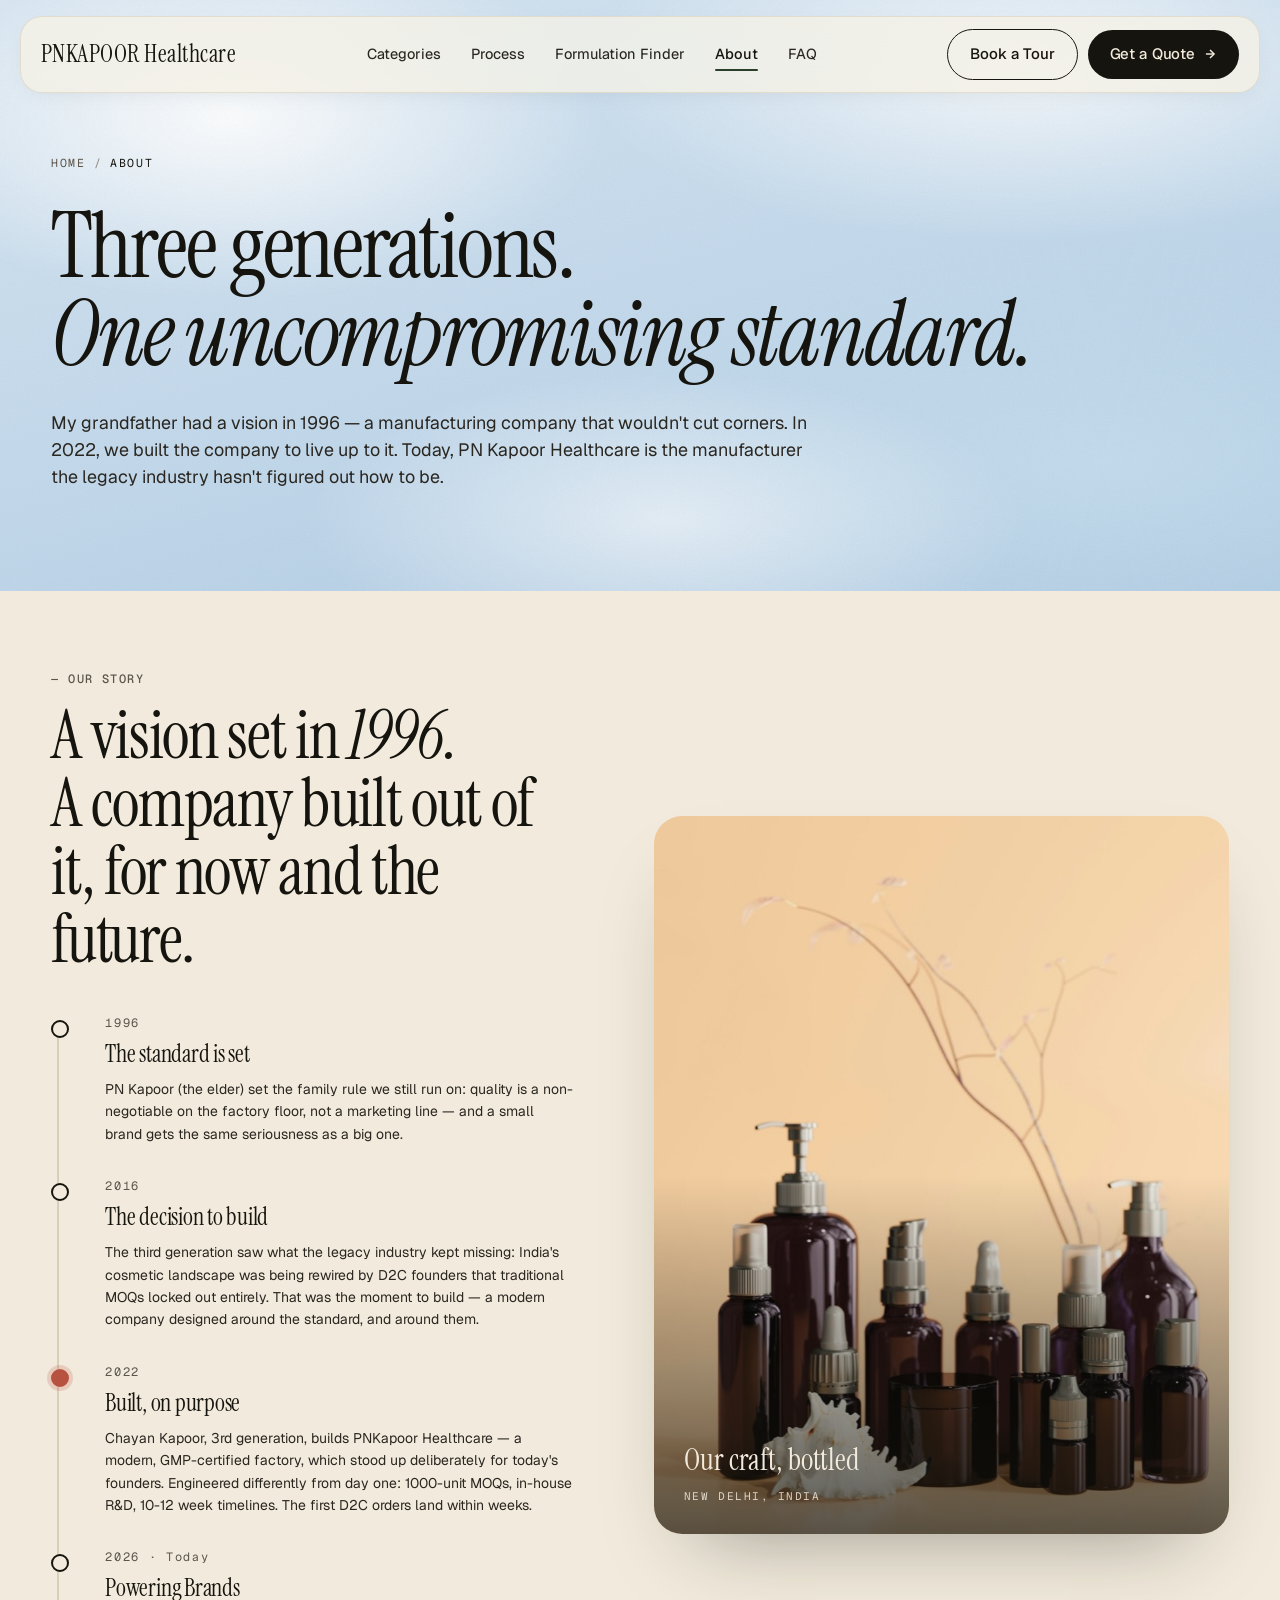
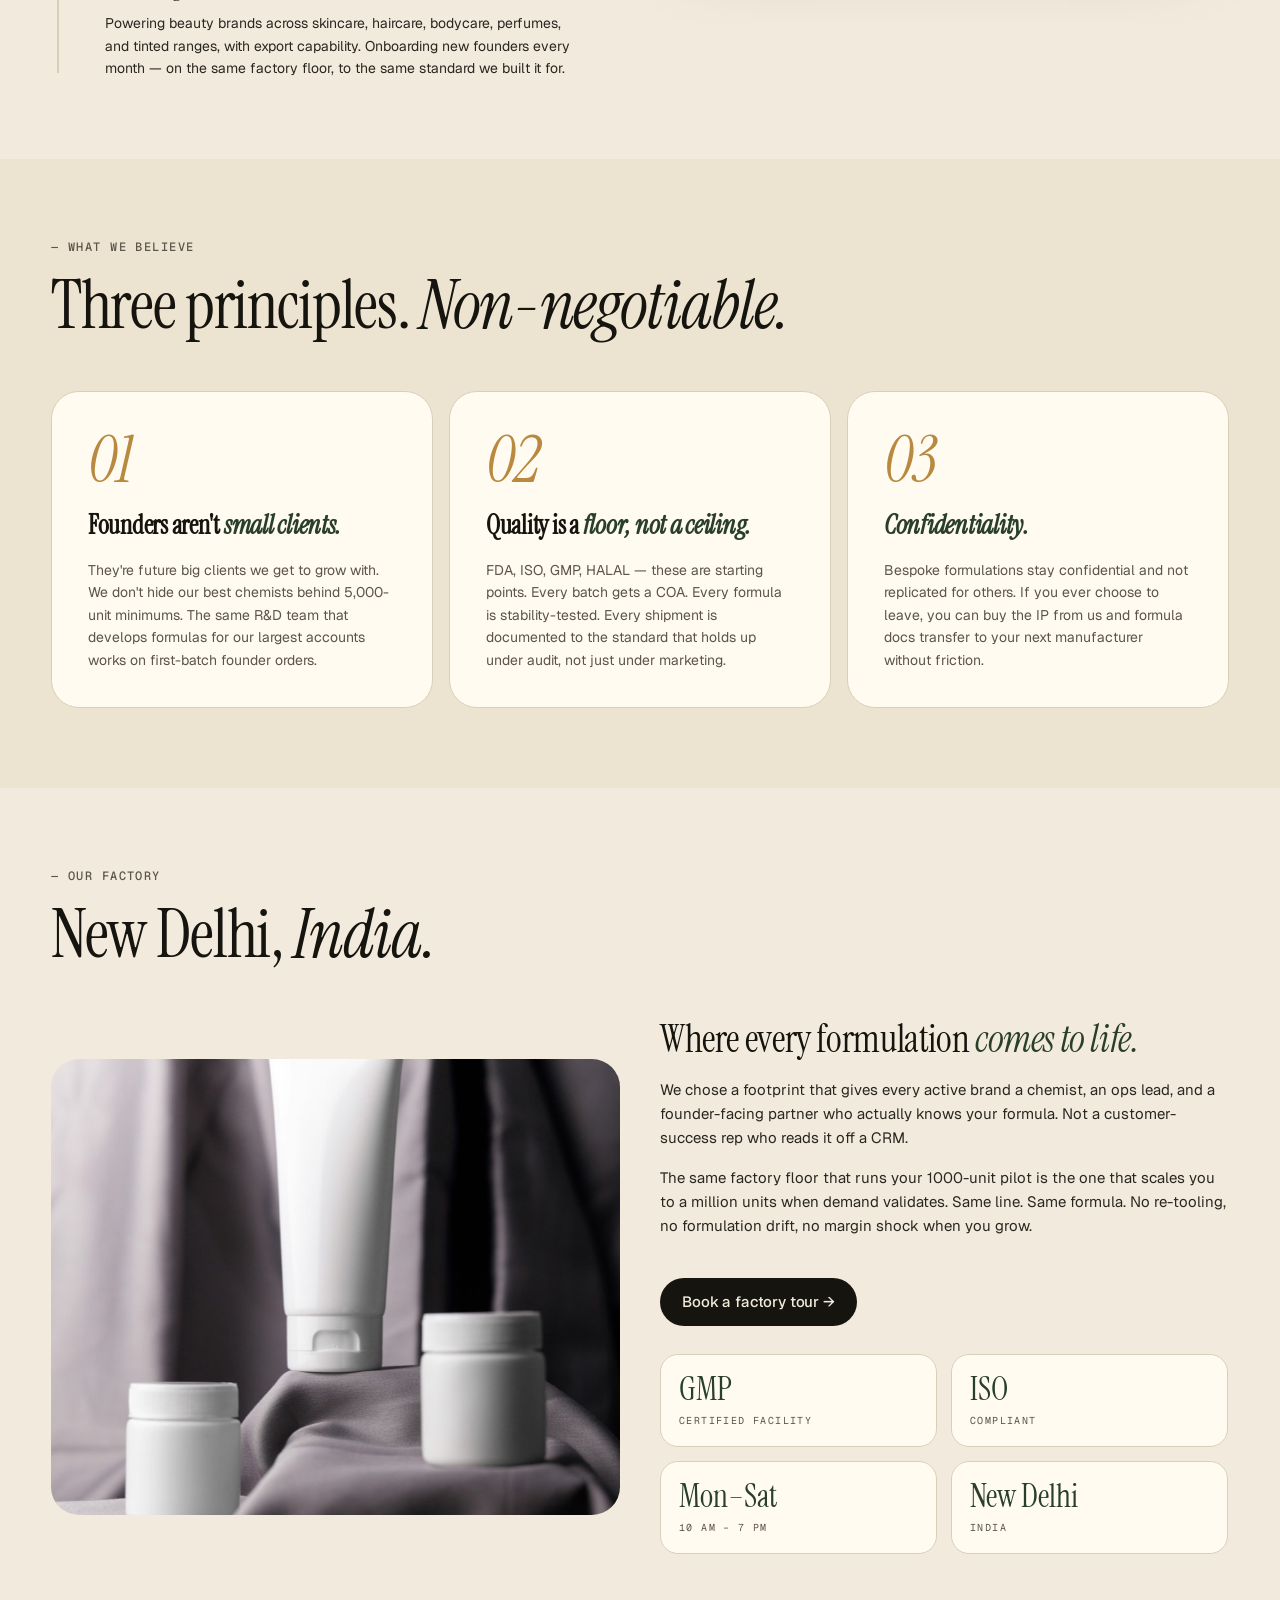
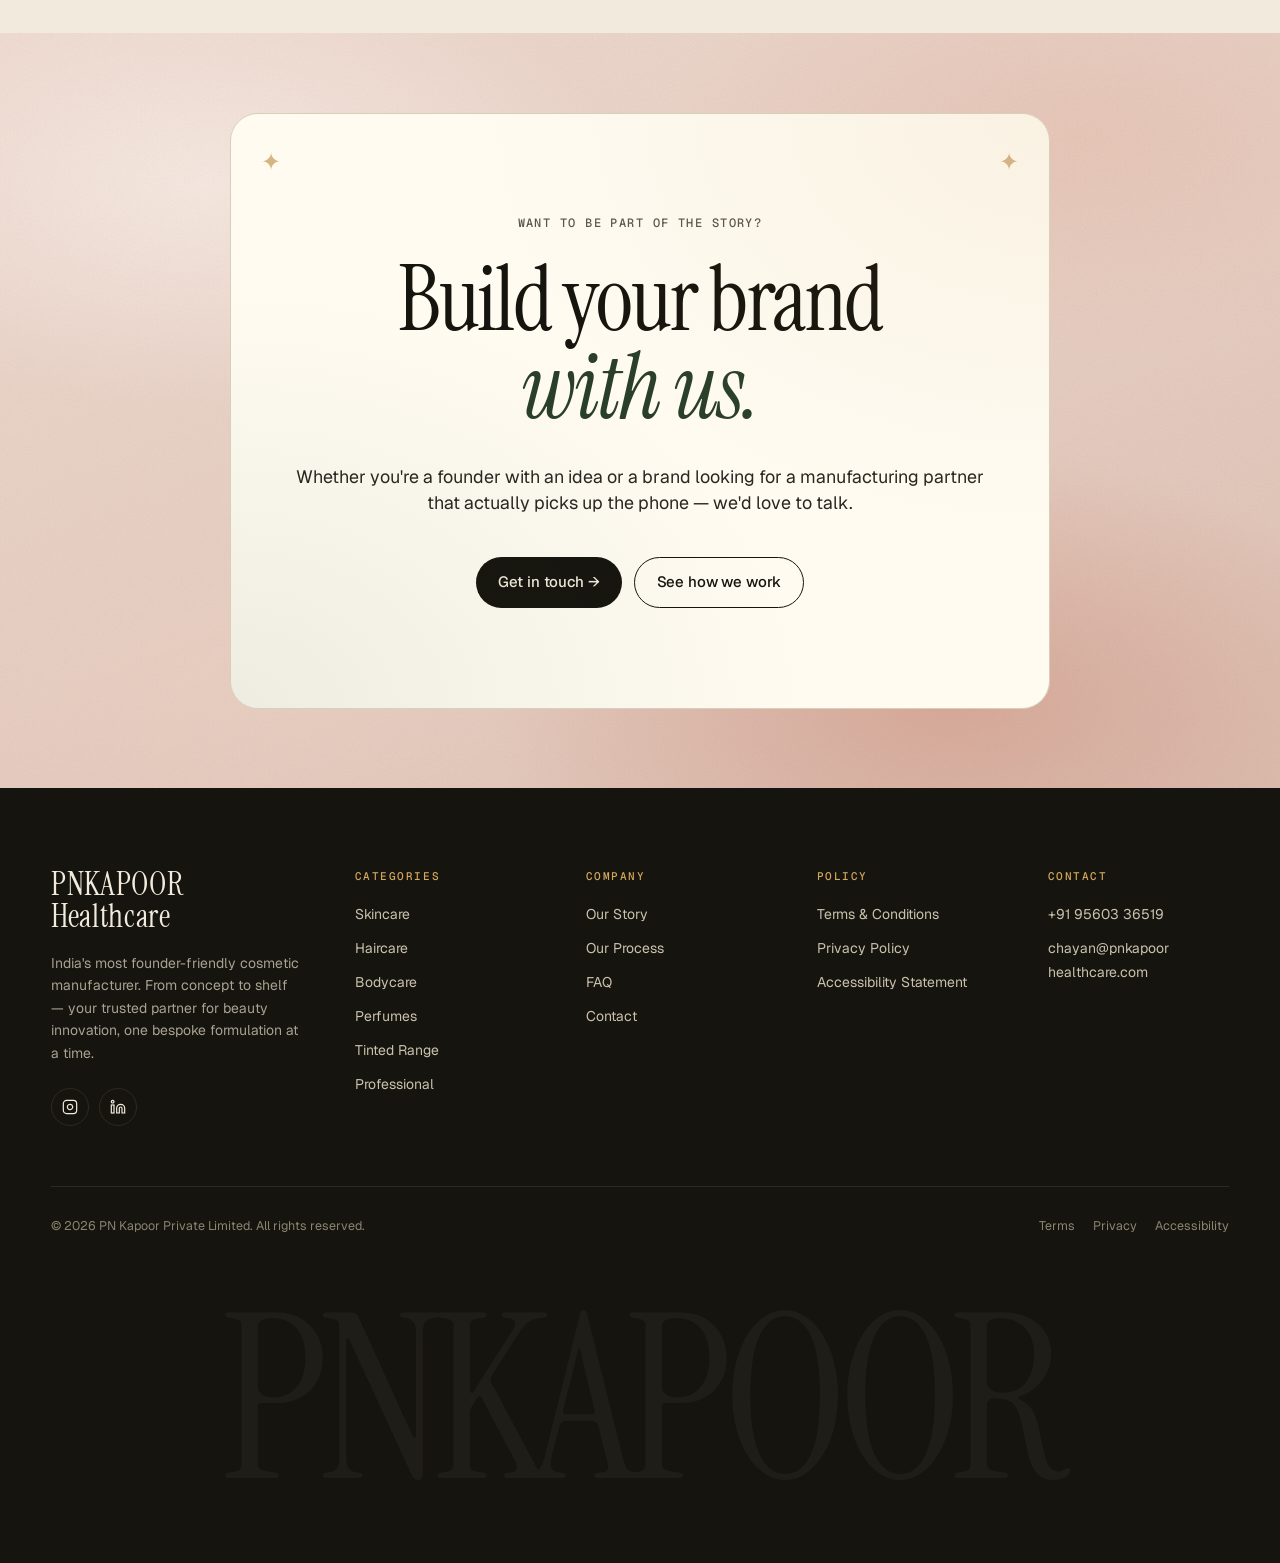
<file: about.html>
<!DOCTYPE html>
<html lang="en">
<head>
<meta charset="UTF-8" />
<meta name="viewport" content="width=device-width, initial-scale=1.0" />
<title>About — PN Kapoor Healthcare</title>
<meta name="description" content="Three generations. One uncompromising standard. Built on a 1996 vision, for 2026 founders." />
<link rel="icon" href="favicon.svg" type="image/svg+xml">
<meta property="og:type" content="website">
<meta property="og:site_name" content="PN Kapoor Healthcare">
<meta property="og:title" content="About — PN Kapoor Healthcare">
<meta property="og:description" content="Three generations. One uncompromising standard. Built on a 1996 vision, for 2026 founders.">
<meta property="og:image" content="images/hero-shelf-amber.jpg">
<meta name="twitter:card" content="summary_large_image">
<meta name="twitter:title" content="About — PN Kapoor Healthcare">
<meta name="twitter:description" content="Three generations. One uncompromising standard. Built on a 1996 vision, for 2026 founders.">
<link rel="preconnect" href="https://fonts.googleapis.com">
<link rel="preconnect" href="https://fonts.gstatic.com" crossorigin>
<link href="https://fonts.googleapis.com/css2?family=Instrument+Serif:ital@0;1&family=Geist:wght@300;400;500;600;700&family=Geist+Mono:wght@400;500&display=swap" rel="stylesheet">
<link rel="stylesheet" href="styles.css">

<style>
/* Heritage timeline */
.heritage-section { background: var(--cream); }
.heritage-grid {
  display: grid;
  grid-template-columns: 1fr 1.1fr;
  gap: 80px;
  align-items: center;
}
.her-timeline { margin-top: 40px; position: relative; padding-left: 30px; }
.her-timeline::before {
  content: ""; position: absolute; left: 6px; top: 6px; bottom: 6px;
  width: 2px; background: var(--line);
}
.her-event { position: relative; padding: 0 0 32px 24px; }
.her-event:last-child { padding-bottom: 0; }
.her-event::before {
  content: ""; position: absolute; left: -30px; top: 6px;
  width: 14px; height: 14px; border-radius: 50%;
  background: var(--cream); border: 2px solid var(--ink);
}
.her-event.active::before {
  background: var(--terracotta); border-color: var(--terracotta);
  box-shadow: 0 0 0 4px rgba(184,82,64,.2);
}
.her-year { font-family: var(--mono); font-size: 12px; letter-spacing: .14em; color: var(--ink-mute); margin-bottom: 4px; }
.her-title-sm { font-family: var(--display); font-size: 24px; letter-spacing: -0.01em; margin-bottom: 6px; }
.her-desc { font-size: 14px; color: var(--ink-soft); line-height: 1.6; }

.heritage-photo {
  aspect-ratio: 4/5;
  background-size: cover;
  background-position: center;
  /* TODO: replace with a real photo of founder Chayan Kapoor */
  background-image: url('images/about-heritage.jpg');
  border-radius: var(--radius-lg);
  position: relative;
  overflow: hidden;
  box-shadow: 0 40px 80px -40px rgba(22,20,14,.4);
}
.heritage-photo::after {
  content: ""; position: absolute; inset: 0;
  background: linear-gradient(180deg, transparent 50%, rgba(22,20,14,.7));
}
.heritage-photo-label {
  position: absolute; bottom: 30px; left: 30px; z-index: 1; color: var(--cream);
}
.heritage-photo-label .name { font-family: var(--display); font-size: 30px; }
.heritage-photo-label .role { font-family: var(--mono); font-size: 11px; letter-spacing: .14em; text-transform: uppercase; margin-top: 6px; opacity: .85; }

@media (max-width: 900px) {
  .heritage-grid { grid-template-columns: 1fr; gap: 50px; }
}

/* Mission/values */
.values-section { background: var(--cream-deep); }
.values-grid {
  display: grid;
  grid-template-columns: repeat(3, 1fr);
  gap: 16px;
  margin-top: 50px;
}
.value-card {
  padding: 36px;
  background: var(--paper);
  border: 1px solid var(--line);
  border-radius: var(--radius-lg);
  display: flex;
  flex-direction: column;
  gap: 14px;
}
.value-num {
  font-family: var(--display);
  font-size: 64px;
  line-height: 1;
  color: var(--brass);
  font-style: italic;
  letter-spacing: -0.02em;
}
.value-card h4 { font-family: var(--display); font-size: 26px; letter-spacing: -0.01em; }
.value-card h4 .italic { color: var(--forest); }
.value-card p { font-size: 14px; color: var(--ink-mute); line-height: 1.6; }

@media (max-width: 900px) {
  .values-grid { grid-template-columns: 1fr; }
}

/* Numbers section */
.numbers-section { background: var(--ink); color: var(--cream); }
.numbers-grid {
  display: grid;
  grid-template-columns: repeat(4, 1fr);
  gap: 30px;
  margin-top: 50px;
}
.num-block { padding-top: 30px; border-top: 1px solid #2D2A22; }
.num-big {
  font-family: var(--display);
  font-size: clamp(72px, 8vw, 110px);
  line-height: 0.9;
  letter-spacing: -0.03em;
  color: var(--cream);
}
.num-big .italic { color: var(--brass-soft); }
.num-label {
  font-family: var(--mono);
  font-size: 11px;
  letter-spacing: .14em;
  text-transform: uppercase;
  color: var(--brass-soft);
  margin-top: 14px;
}
.num-desc { font-size: 13px; color: #A8A293; margin-top: 6px; line-height: 1.5; }

@media (max-width: 900px) {
  .numbers-grid { grid-template-columns: 1fr 1fr; }
}

/* Facility tour */
.facility-section { background: var(--cream); }
.fac-tour {
  display: grid;
  grid-template-columns: 1fr 1fr;
  gap: 40px;
  margin-top: 50px;
  align-items: center;
}
.fac-image {
  aspect-ratio: 5/4;
  background-size: cover;
  background-position: center;
  background-image: url('images/about-facility.jpg');
  border-radius: var(--radius-lg);
}
.fac-content h3 {
  font-family: var(--display);
  font-size: clamp(28px, 3vw, 38px);
  letter-spacing: -0.01em;
  margin-bottom: 18px;
}
.fac-content h3 .italic { color: var(--forest); }
.fac-content p { font-size: 15px; color: var(--ink-soft); line-height: 1.6; margin-bottom: 16px; }
.fac-specs {
  margin-top: 28px;
  display: grid;
  grid-template-columns: 1fr 1fr;
  gap: 14px;
}
.fac-spec {
  padding: 18px;
  background: var(--paper);
  border: 1px solid var(--line);
  border-radius: var(--radius);
}
.fac-spec-num { font-family: var(--display); font-size: 32px; color: var(--forest); line-height: 1; }
.fac-spec-label { font-family: var(--mono); font-size: 10px; letter-spacing: .14em; text-transform: uppercase; color: var(--ink-mute); margin-top: 8px; }

@media (max-width: 900px) {
  .fac-tour { grid-template-columns: 1fr; }
}

/* Press section */
.press-section { background: var(--cream-deep); }
.press-grid {
  display: grid;
  grid-template-columns: repeat(4, 1fr);
  gap: 16px;
  margin-top: 50px;
}
.press-card {
  padding: 28px;
  background: var(--paper);
  border: 1px solid var(--line);
  border-radius: var(--radius-lg);
  display: flex;
  flex-direction: column;
  gap: 16px;
  min-height: 200px;
  transition: transform .25s;
}
.press-card:hover { transform: translateY(-3px); }
.press-name {
  font-family: var(--display);
  font-size: 22px;
  letter-spacing: -0.01em;
  font-style: italic;
}
.press-quote {
  font-size: 14px;
  color: var(--ink-soft);
  line-height: 1.5;
  flex: 1;
}
.press-date {
  font-family: var(--mono);
  font-size: 10.5px;
  letter-spacing: .14em;
  color: var(--ink-mute);
  text-transform: uppercase;
}

@media (max-width: 1000px) {
  .press-grid { grid-template-columns: 1fr 1fr; }
}
@media (max-width: 500px) {
  .press-grid { grid-template-columns: 1fr; }
}

/* ---- mobile ---- */
@media (max-width: 600px) {
  .heritage-grid { gap: 36px; }
  .fac-tour { gap: 24px; }
}
@media (max-width: 500px) {
  .num-big { font-size: clamp(40px, 11vw, 60px); }
  .value-num { font-size: 42px; }
  .value-card { padding: 24px; }
  .fac-specs { grid-template-columns: 1fr; }
  .heritage-photo-label .name { font-size: 22px; }
}
</style>
</head>
<body>

<!-- NAV -->
<div class="nav-wrap" id="navWrap">
  <nav class="nav">
    <a href="index.html" class="brand">
      <span class="brand-name">PNKAPOOR Healthcare</span>
    </a>
    <div class="nav-links">
      <a href="categories.html">Categories</a>
      <a href="process.html">Process</a>
      <a href="formulation-finder.html">Formulation Finder</a>
      <a href="about.html" class="active">About</a>
      <a href="faq.html">FAQ</a>
    </div>
    <div class="nav-cta">
      <a href="index.html#contact" class="btn btn-ghost">Book a Tour</a>
      <a href="index.html#contact" class="btn btn-primary">Get a Quote
        <svg width="14" height="14" viewBox="0 0 24 24" fill="none" stroke="currentColor" stroke-width="2.5"><line x1="5" y1="12" x2="19" y2="12"/><polyline points="12 5 19 12 12 19"/></svg>
      </a>
    </div>
  </nav>
</div>

<!-- HERO -->
<section class="page-hero">
  <div class="page-hero-grain"></div>
  <div class="container page-hero-inner">
    <div class="crumb">
      <a href="index.html">Home</a>
      <span class="sep">/</span>
      <span class="current">About</span>
    </div>
    <h1 class="h-display">Three generations.<br><span class="italic">One uncompromising standard.</span></h1>
    <p class="lede" style="margin-top:32px; max-width:64ch">
      My grandfather had a vision in 1996 — a manufacturing company that wouldn't cut corners. In 2022, we built the company to live up to it. Today, PN Kapoor Healthcare is the manufacturer the legacy industry hasn't figured out how to be.
    </p>
  </div>
</section>

<!-- HERITAGE TIMELINE -->
<section class="heritage-section">
  <div class="container">
    <div class="heritage-grid">
      <div>
        <div class="eyebrow">— Our story</div>
        <h2 class="h1" style="margin-top:14px">
          A vision set in <span class="italic">1996.</span><br>
          A company built out of it, for now and the future.
        </h2>
        <div class="her-timeline">
          <div class="her-event">
            <div class="her-year">1996</div>
            <div class="her-title-sm">The standard is set</div>
            <div class="her-desc">PN Kapoor (the elder) set the family rule we still run on: quality is a non-negotiable on the factory floor, not a marketing line — and a small brand gets the same seriousness as a big one.</div>
          </div>
          <div class="her-event">
            <div class="her-year">2016</div>
            <div class="her-title-sm">The decision to build</div>
            <div class="her-desc">The third generation saw what the legacy industry kept missing: India's cosmetic landscape was being rewired by D2C founders that traditional MOQs locked out entirely. That was the moment to build — a modern company designed around the standard, and around them.</div>
          </div>
          <div class="her-event active">
            <div class="her-year">2022</div>
            <div class="her-title-sm">Built, on purpose</div>
            <div class="her-desc">Chayan Kapoor, 3rd generation, builds PNKapoor Healthcare — a modern, GMP-certified factory, which stood up deliberately for today's founders. Engineered differently from day one: 1000-unit MOQs, in-house R&amp;D, 10-12 week timelines. The first D2C orders land within weeks.</div>
          </div>
          <div class="her-event">
            <div class="her-year">2026 · Today</div>
            <div class="her-title-sm">Powering Brands</div>
            <div class="her-desc">Powering beauty brands across skincare, haircare, bodycare, perfumes, and tinted ranges, with export capability. Onboarding new founders every month — on the same factory floor, to the same standard we built it for.</div>
          </div>
        </div>
      </div>

      <!-- TODO: replace with a real photo of founder Chayan Kapoor -->
      <div class="heritage-photo">
        <div class="heritage-photo-label">
          <div class="name">Our craft, bottled</div>
          <div class="role">New Delhi, India</div>
        </div>
      </div>
    </div>
  </div>
</section>

<!-- VALUES -->
<section class="values-section">
  <div class="container">
    <div class="section-head">
      <div class="eyebrow">— What we believe</div>
      <h2 class="h1" style="margin-top:14px">
        Three principles. <span class="italic">Non-negotiable.</span>
      </h2>
    </div>

    <div class="values-grid">
      <div class="value-card">
        <div class="value-num">01</div>
        <h4>Founders aren't <span class="italic">small clients.</span></h4>
        <p>They're future big clients we get to grow with. We don't hide our best chemists behind 5,000-unit minimums. The same R&amp;D team that develops formulas for our largest accounts works on first-batch founder orders.</p>
      </div>
      <div class="value-card">
        <div class="value-num">02</div>
        <h4>Quality is a <span class="italic">floor, not a ceiling.</span></h4>
        <p>FDA, ISO, GMP, HALAL — these are starting points. Every batch gets a COA. Every formula is stability-tested. Every shipment is documented to the standard that holds up under audit, not just under marketing.</p>
      </div>
      <div class="value-card">
        <div class="value-num">03</div>
        <h4><span class="italic">Confidentiality.</span></h4>
        <p>Bespoke formulations stay confidential and not replicated for others. If you ever choose to leave, you can buy the IP from us and formula docs transfer to your next manufacturer without friction.</p>
      </div>
    </div>
  </div>
</section>

<!-- FACILITY -->
<section class="facility-section">
  <div class="container">
    <div class="section-head">
      <div class="eyebrow">— Our factory</div>
      <h2 class="h1" style="margin-top:14px">
        New Delhi, <span class="italic">India.</span>
      </h2>
    </div>

    <div class="fac-tour">
      <div class="fac-image"></div>
      <div class="fac-content">
        <h3>Where every formulation <span class="italic">comes to life.</span></h3>
        <p>We chose a footprint that gives every active brand a chemist, an ops lead, and a founder-facing partner who actually knows your formula. Not a customer-success rep who reads it off a CRM.</p>
        <p>The same factory floor that runs your 1000-unit pilot is the one that scales you to a million units when demand validates. Same line. Same formula. No re-tooling, no formulation drift, no margin shock when you grow.</p>
        <a href="index.html#contact" class="btn btn-primary" style="margin-top:24px">Book a factory tour →</a>

        <div class="fac-specs">
          <div class="fac-spec">
            <div class="fac-spec-num">GMP</div>
            <div class="fac-spec-label">Certified facility</div>
          </div>
          <div class="fac-spec">
            <div class="fac-spec-num">ISO</div>
            <div class="fac-spec-label">compliant</div>
          </div>
          <div class="fac-spec">
            <div class="fac-spec-num">Mon–Sat</div>
            <div class="fac-spec-label">10 AM – 7 PM</div>
          </div>
          <div class="fac-spec">
            <div class="fac-spec-num">New Delhi</div>
            <div class="fac-spec-label">India</div>
          </div>
        </div>
      </div>
    </div>
  </div>
</section>

<!-- FINAL CTA -->
<section class="final-cta sec-cloud-clay">
  <div class="container">
    <div class="final-cta-inner">
      <div class="final-cta-bg"></div>
      <span class="final-cta-decoration left">✦</span>
      <span class="final-cta-decoration">✦</span>
      <div class="eyebrow">Want to be part of the story?</div>
      <h2 class="h-display" style="margin-top:24px">
        Build your brand<br>
        <span class="italic">with us.</span>
      </h2>
      <p class="lede" style="margin: 32px auto 0">
        Whether you're a founder with an idea or a brand looking for a manufacturing partner that actually picks up the phone — we'd love to talk.
      </p>
      <div class="final-cta-actions">
        <a href="index.html#contact" class="btn btn-primary">Get in touch →</a>
        <a href="process.html" class="btn btn-ghost">See how we work</a>
      </div>
    </div>
  </div>
</section>

<!-- FOOTER -->
<footer>
  <div class="container">
    <div class="ft-top">
      <div class="ft-brand-block">
        <div class="brand"><span class="brand-name">PNKAPOOR Healthcare</span></div>
        <p class="ft-tagline">India's most founder-friendly cosmetic manufacturer. From concept to shelf — your trusted partner for beauty innovation, one bespoke formulation at a time.</p>
        <div class="ft-socials">
          <a href="https://www.instagram.com/pnkapoor_health_care" target="_blank" class="ft-social"><svg width="16" height="16" viewBox="0 0 24 24" fill="none" stroke="currentColor" stroke-width="1.8"><rect x="2" y="2" width="20" height="20" rx="5"/><path d="M16 11.37A4 4 0 1 1 12.63 8 4 4 0 0 1 16 11.37z"/><line x1="17.5" y1="6.5" x2="17.51" y2="6.5"/></svg></a>
          <a href="https://www.linkedin.com/company/pnkapoorthirdpartymanufacturing/" target="_blank" class="ft-social"><svg width="16" height="16" viewBox="0 0 24 24" fill="none" stroke="currentColor" stroke-width="1.8"><path d="M16 8a6 6 0 0 1 6 6v7h-4v-7a2 2 0 0 0-4 0v7h-4v-7a6 6 0 0 1 6-6z"/><rect x="2" y="9" width="4" height="12"/><circle cx="4" cy="4" r="2"/></svg></a>
        </div>
      </div>
      <div class="ft-col"><h5>Categories</h5><ul>
        <li><a href="categories.html#skincare">Skincare</a></li><li><a href="categories.html#haircare">Haircare</a></li>
        <li><a href="categories.html#bodycare">Bodycare</a></li><li><a href="categories.html#perfume">Perfumes</a></li>
        <li><a href="categories.html#tinted">Tinted Range</a></li><li><a href="categories.html#professional">Professional</a></li>
      </ul></div>
      <div class="ft-col"><h5>Company</h5><ul>
        <li><a href="about.html">Our Story</a></li><li><a href="process.html">Our Process</a></li>
        <li><a href="faq.html">FAQ</a></li><li><a href="index.html#contact">Contact</a></li>
      </ul></div>
      <div class="ft-col"><h5>Policy</h5><ul>
        <li><a href="terms.html">Terms &amp; Conditions</a></li>
        <li><a href="privacy.html">Privacy Policy</a></li>
        <li><a href="accessibility.html">Accessibility Statement</a></li>
      </ul></div>
      <div class="ft-col"><h5>Contact</h5><ul>
        <li><a href="tel:+919560336519">+91 95603 36519</a></li>
        <li><a href="mailto:chayan@pnkapoorhealthcare.com">chayan@pnkapoor<br>healthcare.com</a></li>
      </ul></div>
    </div>
    <div class="ft-bottom"><span>© 2026 PN Kapoor Private Limited. All rights reserved.</span><div><a href="terms.html">Terms</a><a href="privacy.html">Privacy</a><a href="accessibility.html">Accessibility</a></div></div>
    <div class="ft-wordmark">PNKAPOOR</div>
  </div>
</footer>

<script>
const navWrap = document.getElementById('navWrap');
window.addEventListener('scroll', () => {
  if (window.scrollY > 20) navWrap.classList.add('scrolled');
  else navWrap.classList.remove('scrolled');
});
</script>
<script src="reveal.js"></script>

</body>
</html>
</file>
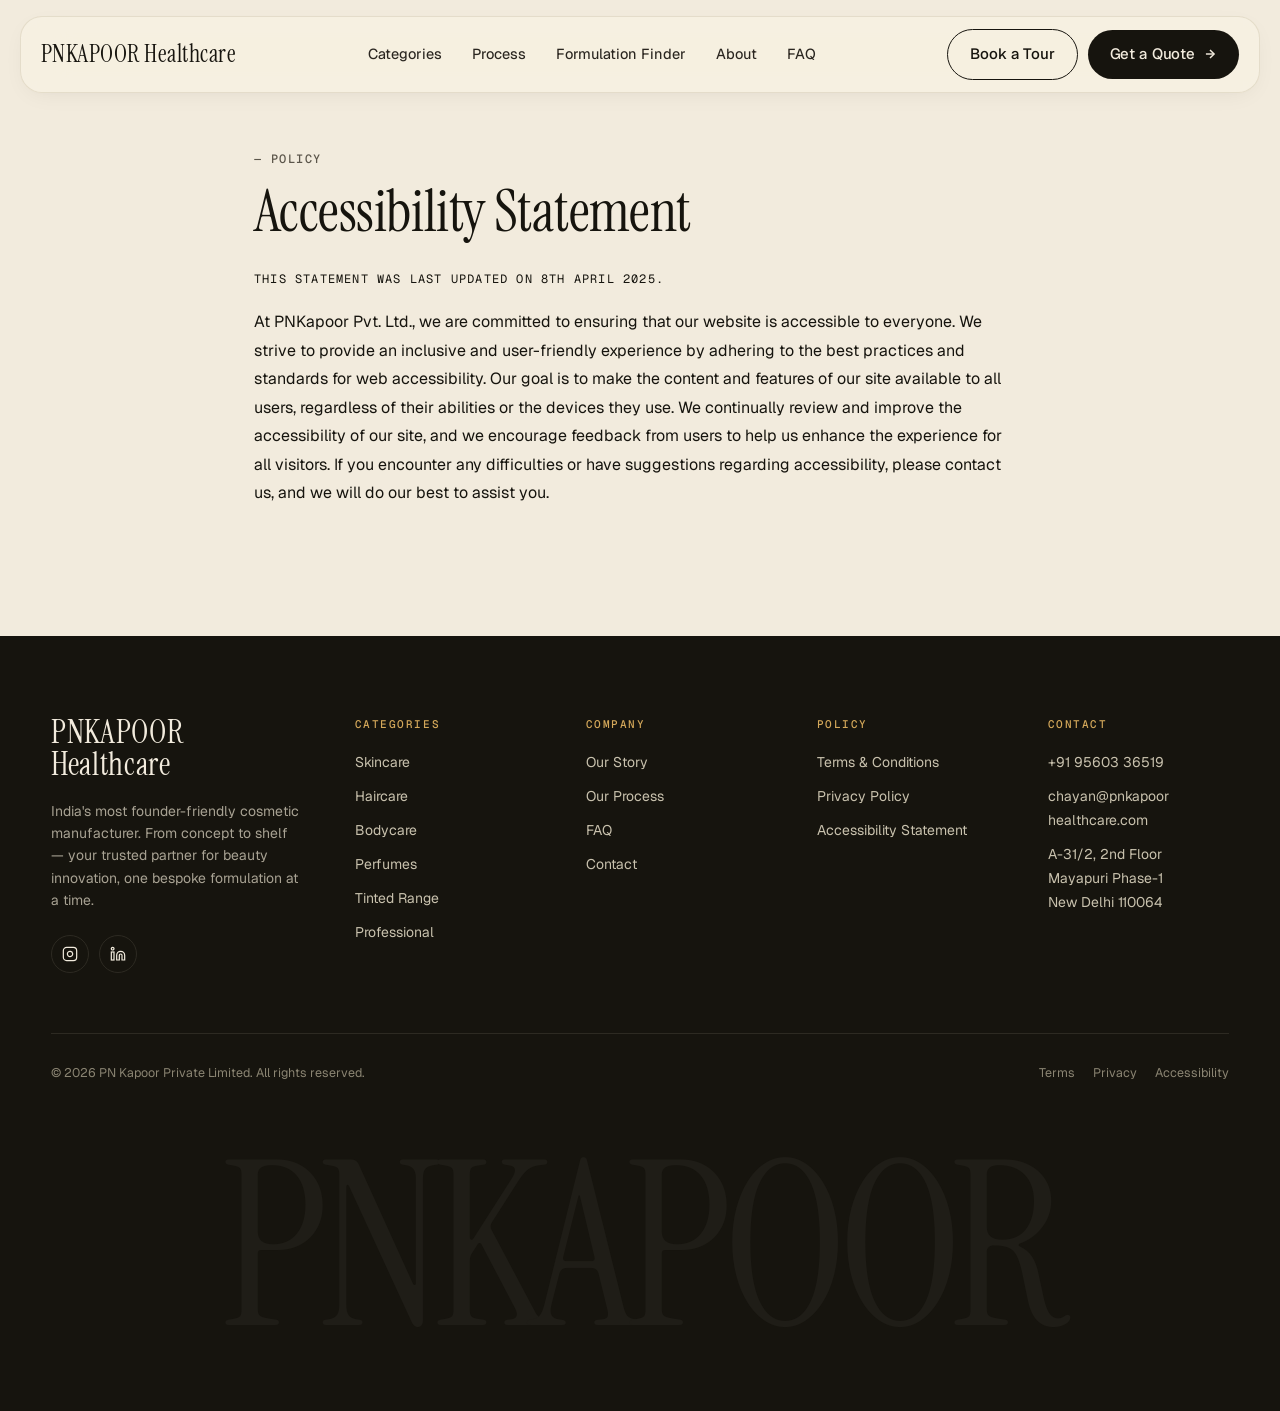
<file: accessibility.html>
<!doctype html>
<html lang="en">
<head>
<meta charset="UTF-8">
<meta name="viewport" content="width=device-width, initial-scale=1.0">
<title>Accessibility Statement · PN Kapoor Healthcare</title>
<link rel="icon" href="favicon.svg" type="image/svg+xml">
<link rel="preconnect" href="https://fonts.googleapis.com">
<link rel="preconnect" href="https://fonts.gstatic.com" crossorigin>
<link href="https://fonts.googleapis.com/css2?family=Instrument+Serif:ital@0;1&family=Geist:wght@300;400;500;600;700&family=Geist+Mono:wght@400;500&display=swap" rel="stylesheet">
<link rel="stylesheet" href="styles.css">
<style>
  .legal-wrap { max-width: 820px; margin: 0 auto; padding: 150px 24px 110px; }
  .legal-wrap .eyebrow { display:block; margin-bottom: 14px; }
  .legal-wrap h1 { font-family: var(--display); font-weight: 400; font-size: clamp(34px, 6vw, 58px); line-height: 1.05; letter-spacing: -.01em; margin-bottom: 26px; }
  .legal-body { max-width: 760px; }
  .legal-body p { margin-bottom: 18px; color: var(--ink); line-height: 1.78; }
  .legal-body h2.lh { font-family: var(--display); font-weight: 400; font-size: 22px; line-height: 1.2; margin: 32px 0 8px; color: var(--ink); }
  .legal-updated { font-family: var(--mono); font-size: 12px; letter-spacing: .1em; text-transform: uppercase; color: var(--ink-mute); margin-bottom: 26px; }
</style>
</head>
<body>
<div class="nav-wrap" id="navWrap">
  <nav class="nav">
    <a href="index.html" class="brand">
      <span class="brand-name">PNKAPOOR Healthcare</span>
    </a>
    <div class="nav-links">
      <a href="categories.html">Categories</a>
      <a href="process.html">Process</a>
      <a href="formulation-finder.html">Formulation Finder</a>
      <a href="about.html">About</a>
      <a href="faq.html">FAQ</a>
    </div>
    <div class="nav-cta">
      <a href="#contact" class="btn btn-ghost">Book a Tour</a>
      <a href="#contact" class="btn btn-primary">Get a Quote
        <svg width="14" height="14" viewBox="0 0 24 24" fill="none" stroke="currentColor" stroke-width="2.5"><line x1="5" y1="12" x2="19" y2="12"/><polyline points="12 5 19 12 12 19"/></svg>
      </a>
    </div>
  </nav>
</div>
<main class="legal-wrap">
  <span class="eyebrow">— Policy</span>
  <h1>Accessibility Statement</h1>
  <div class="legal-body">
      <p class="legal-updated">This statement was last updated on 8th April 2025.</p>
      <p>At PNKapoor Pvt. Ltd., we are committed to ensuring that our website is accessible to everyone. We strive to provide an inclusive and user-friendly experience by adhering to the best practices and standards for web accessibility. Our goal is to make the content and features of our site available to all users, regardless of their abilities or the devices they use. We continually review and improve the accessibility of our site, and we encourage feedback from users to help us enhance the experience for all visitors. If you encounter any difficulties or have suggestions regarding accessibility, please contact us, and we will do our best to assist you.</p>
      </div>
</main>
<footer>
  <div class="container">
    <div class="ft-top">
      <div class="ft-brand-block">
        <div class="brand">
          <span class="brand-name">PNKAPOOR Healthcare</span>
        </div>
        <p class="ft-tagline">India's most founder-friendly cosmetic manufacturer. From concept to shelf — your trusted partner for beauty innovation, one bespoke formulation at a time.</p>
        <div class="ft-socials">
          <a href="https://www.instagram.com/pnkapoor_health_care" target="_blank" class="ft-social"><svg width="16" height="16" viewBox="0 0 24 24" fill="none" stroke="currentColor" stroke-width="1.8"><rect x="2" y="2" width="20" height="20" rx="5"/><path d="M16 11.37A4 4 0 1 1 12.63 8 4 4 0 0 1 16 11.37z"/><line x1="17.5" y1="6.5" x2="17.51" y2="6.5"/></svg></a>
          <a href="https://www.linkedin.com/company/pnkapoorthirdpartymanufacturing/" target="_blank" class="ft-social"><svg width="16" height="16" viewBox="0 0 24 24" fill="none" stroke="currentColor" stroke-width="1.8"><path d="M16 8a6 6 0 0 1 6 6v7h-4v-7a2 2 0 0 0-4 0v7h-4v-7a6 6 0 0 1 6-6z"/><rect x="2" y="9" width="4" height="12"/><circle cx="4" cy="4" r="2"/></svg></a>
        </div>
      </div>
      <div class="ft-col"><h5>Categories</h5><ul>
        <li><a href="categories.html#skincare">Skincare</a></li>
        <li><a href="categories.html#haircare">Haircare</a></li>
        <li><a href="categories.html#bodycare">Bodycare</a></li>
        <li><a href="categories.html#perfume">Perfumes</a></li>
        <li><a href="categories.html#tinted">Tinted Range</a></li>
        <li><a href="categories.html#professional">Professional</a></li>
      </ul></div>
      <div class="ft-col"><h5>Company</h5><ul>
        <li><a href="about.html">Our Story</a></li>
        <li><a href="process.html">Our Process</a></li>
        <li><a href="faq.html">FAQ</a></li>
        <li><a href="#contact">Contact</a></li>
      </ul></div>
      <div class="ft-col"><h5>Policy</h5><ul>
        <li><a href="terms.html">Terms &amp; Conditions</a></li>
        <li><a href="privacy.html">Privacy Policy</a></li>
        <li><a href="accessibility.html">Accessibility Statement</a></li>
      </ul></div>
      <div class="ft-col"><h5>Contact</h5><ul>
        <li><a href="tel:+919560336519">+91 95603 36519</a></li>
        <li><a href="mailto:chayan@pnkapoorhealthcare.com">chayan@pnkapoor<br>healthcare.com</a></li>
        <li><a href="#">A-31/2, 2nd Floor<br>Mayapuri Phase-1<br>New Delhi 110064</a></li>
      </ul></div>
    </div>
    <div class="ft-bottom">
      <span>© 2026 PN Kapoor Private Limited. All rights reserved.</span>
      <div><a href="terms.html">Terms</a><a href="privacy.html">Privacy</a><a href="accessibility.html">Accessibility</a></div>
    </div>
    <div class="ft-wordmark">PNKAPOOR</div>
  </div>
</footer>
<script>
const nw = document.getElementById('navWrap');
addEventListener('scroll', function(){ if (window.scrollY > 20) { nw.classList.add('scrolled'); } else { nw.classList.remove('scrolled'); } });
</script>
</body>
</html>
</file>
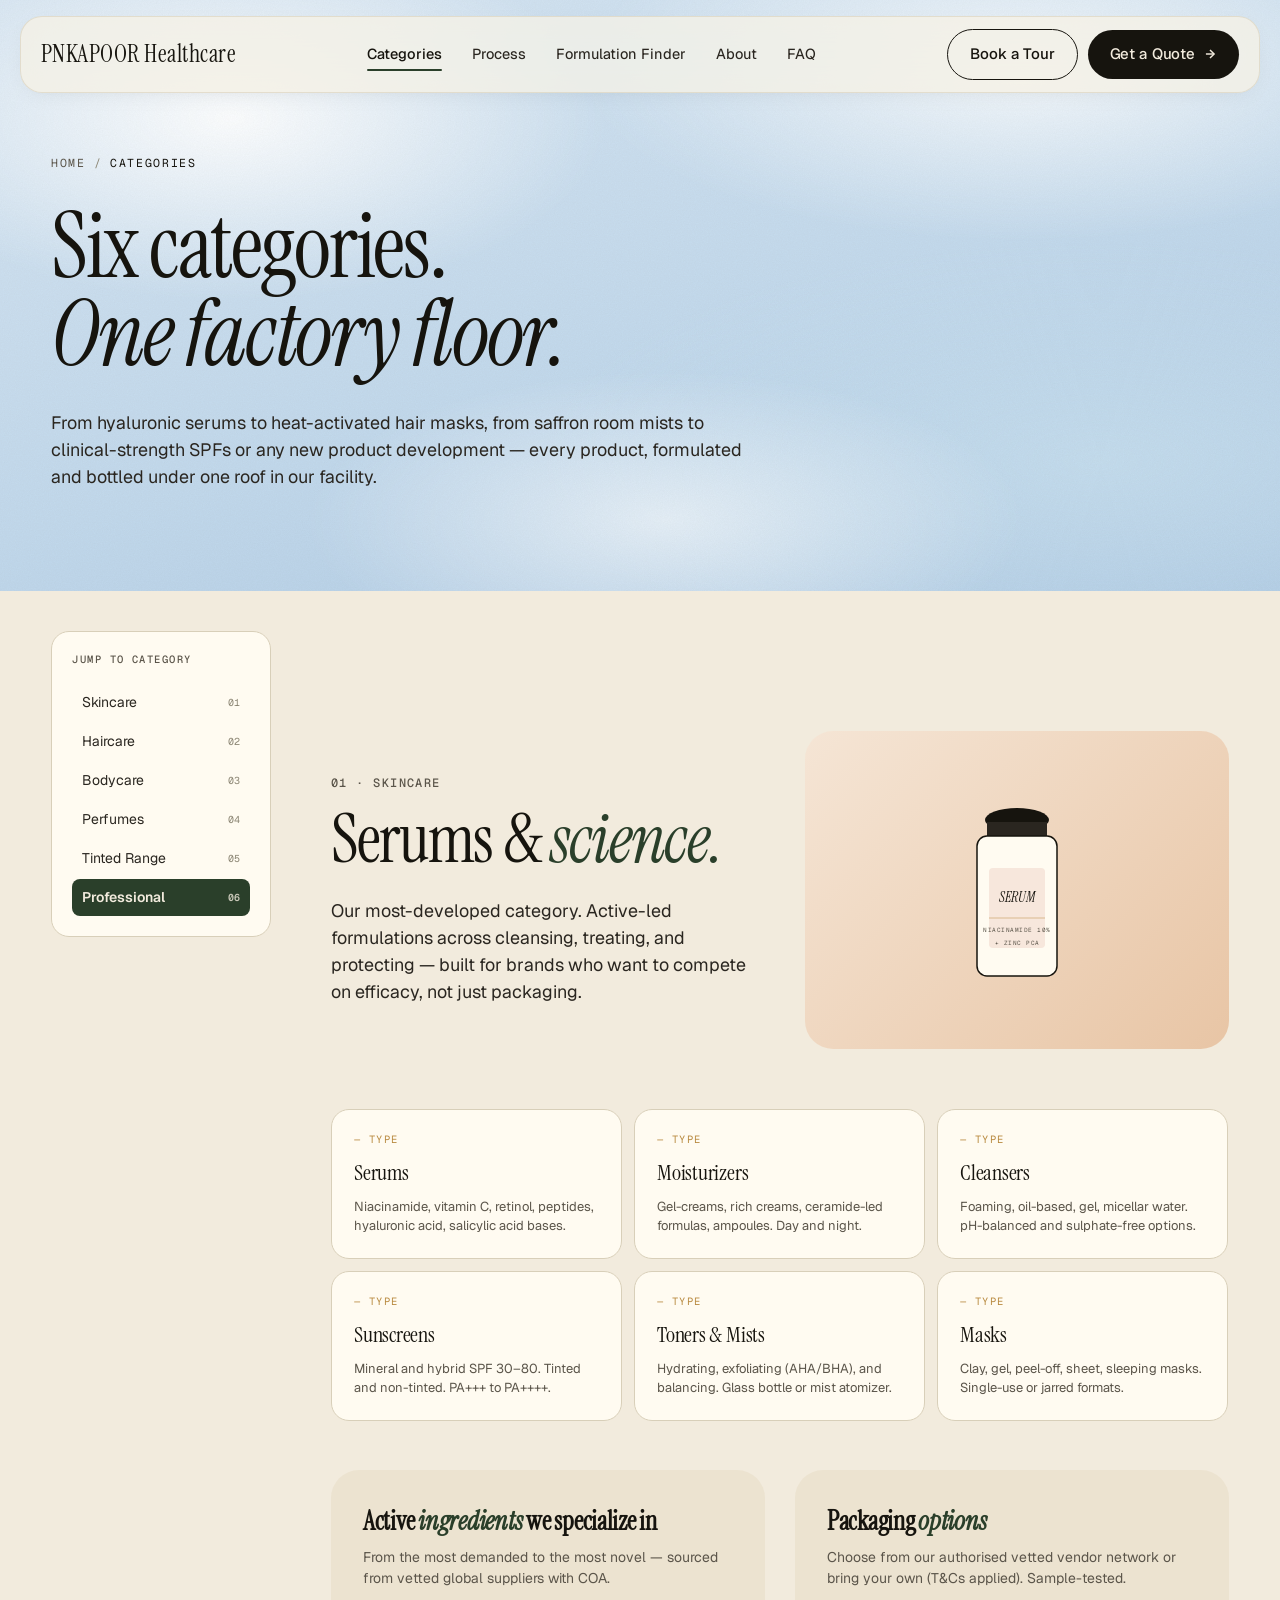
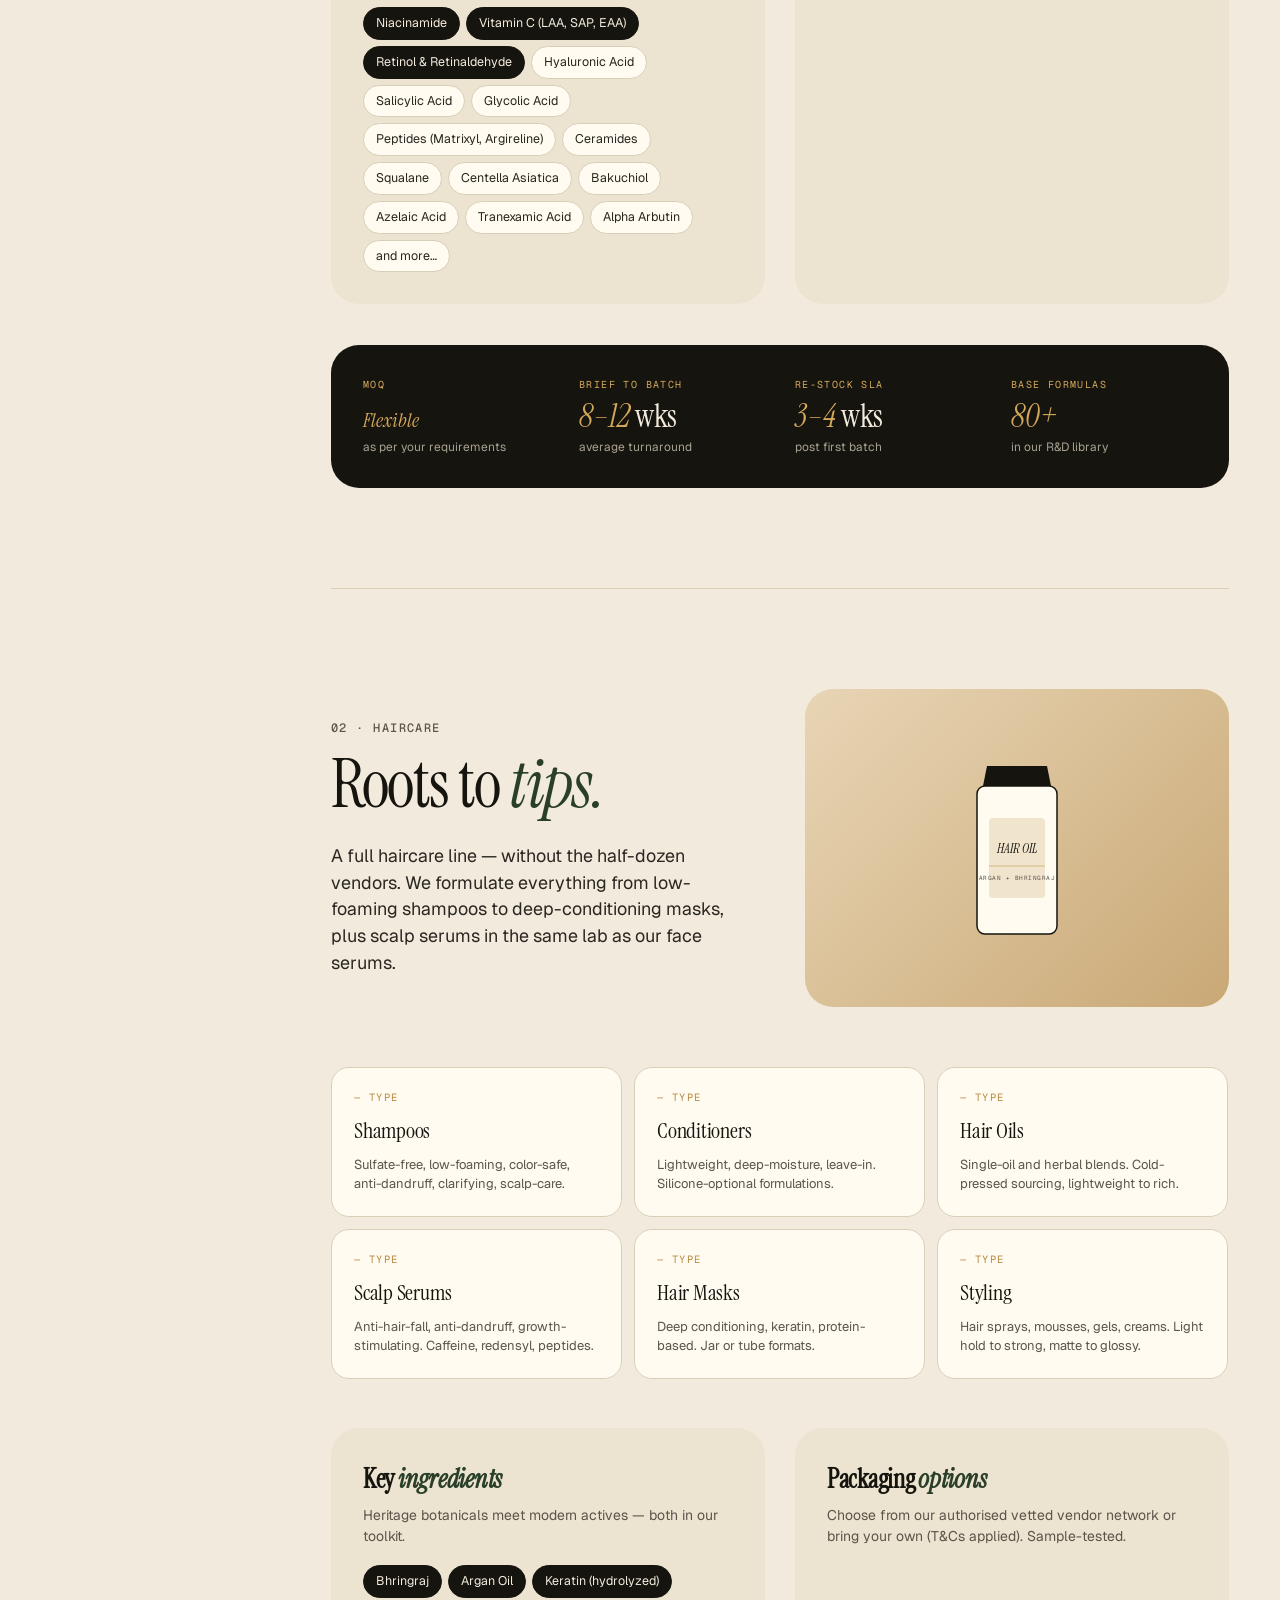
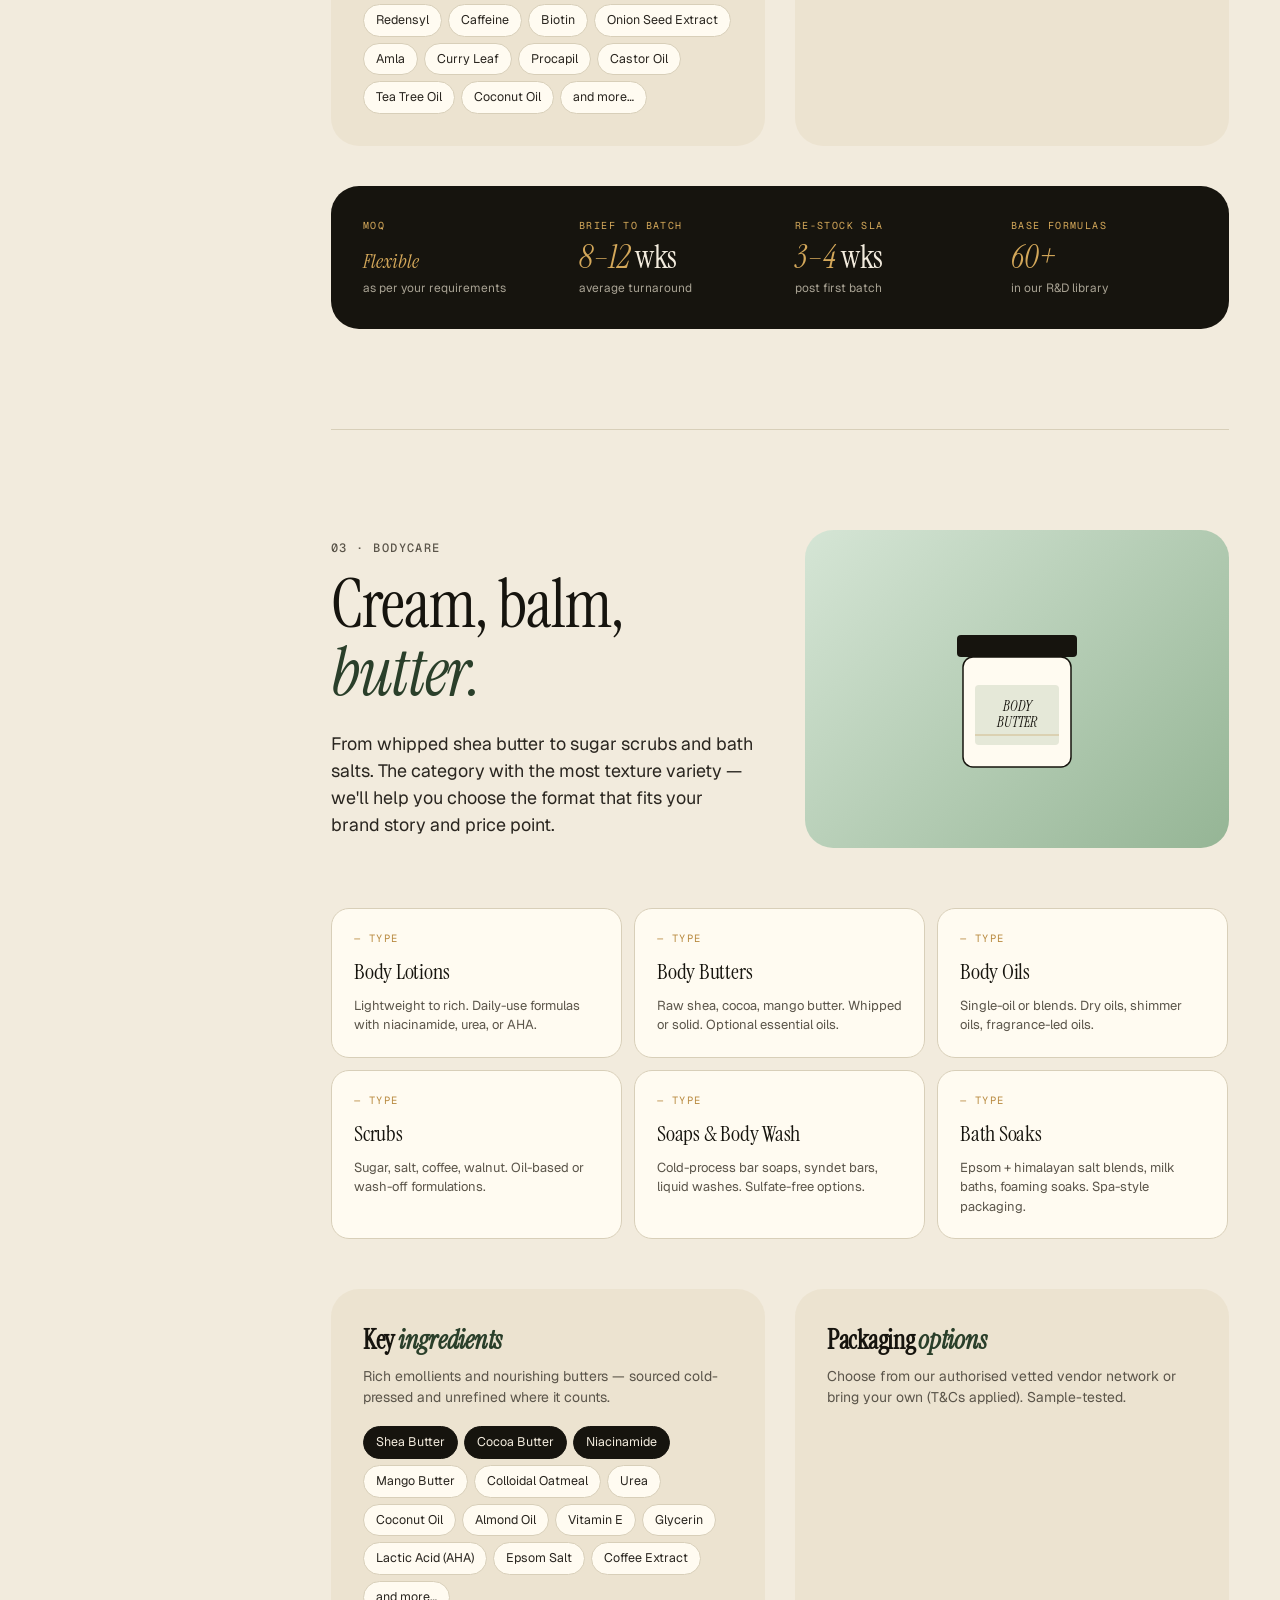
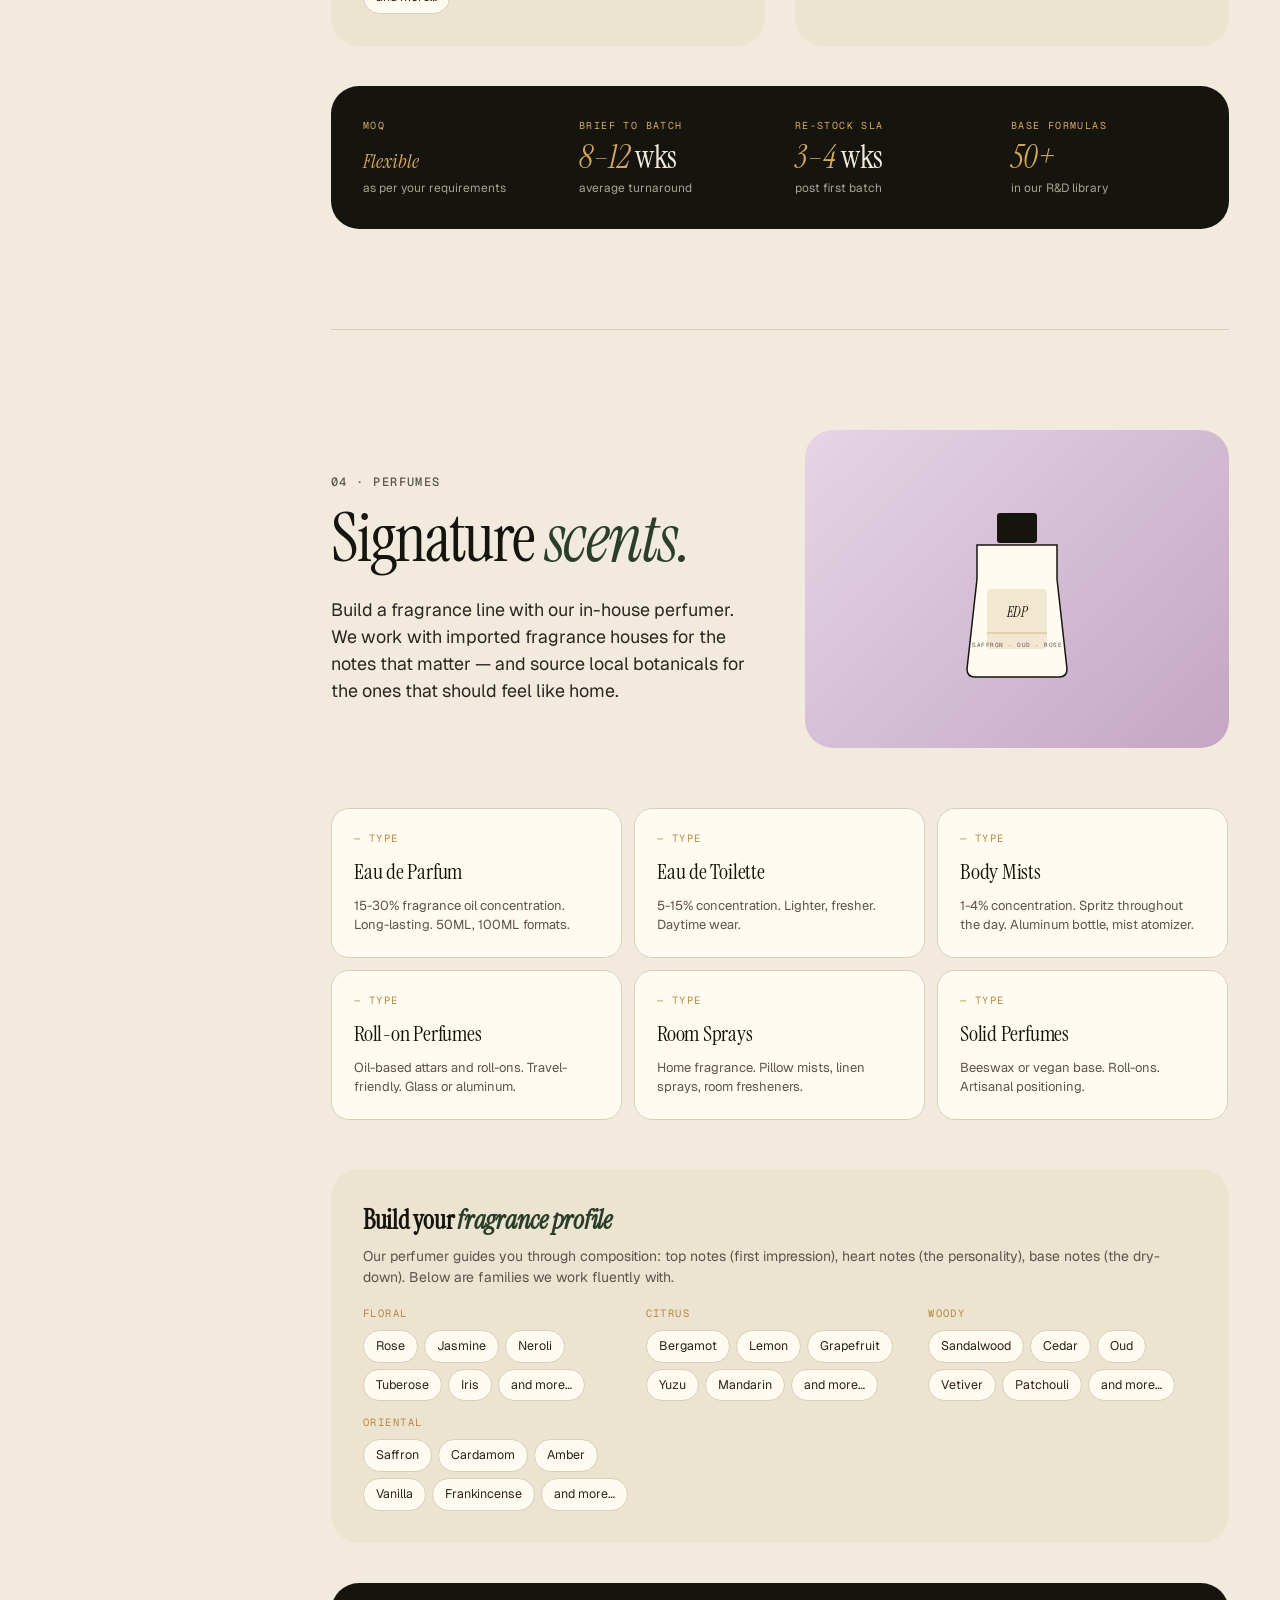
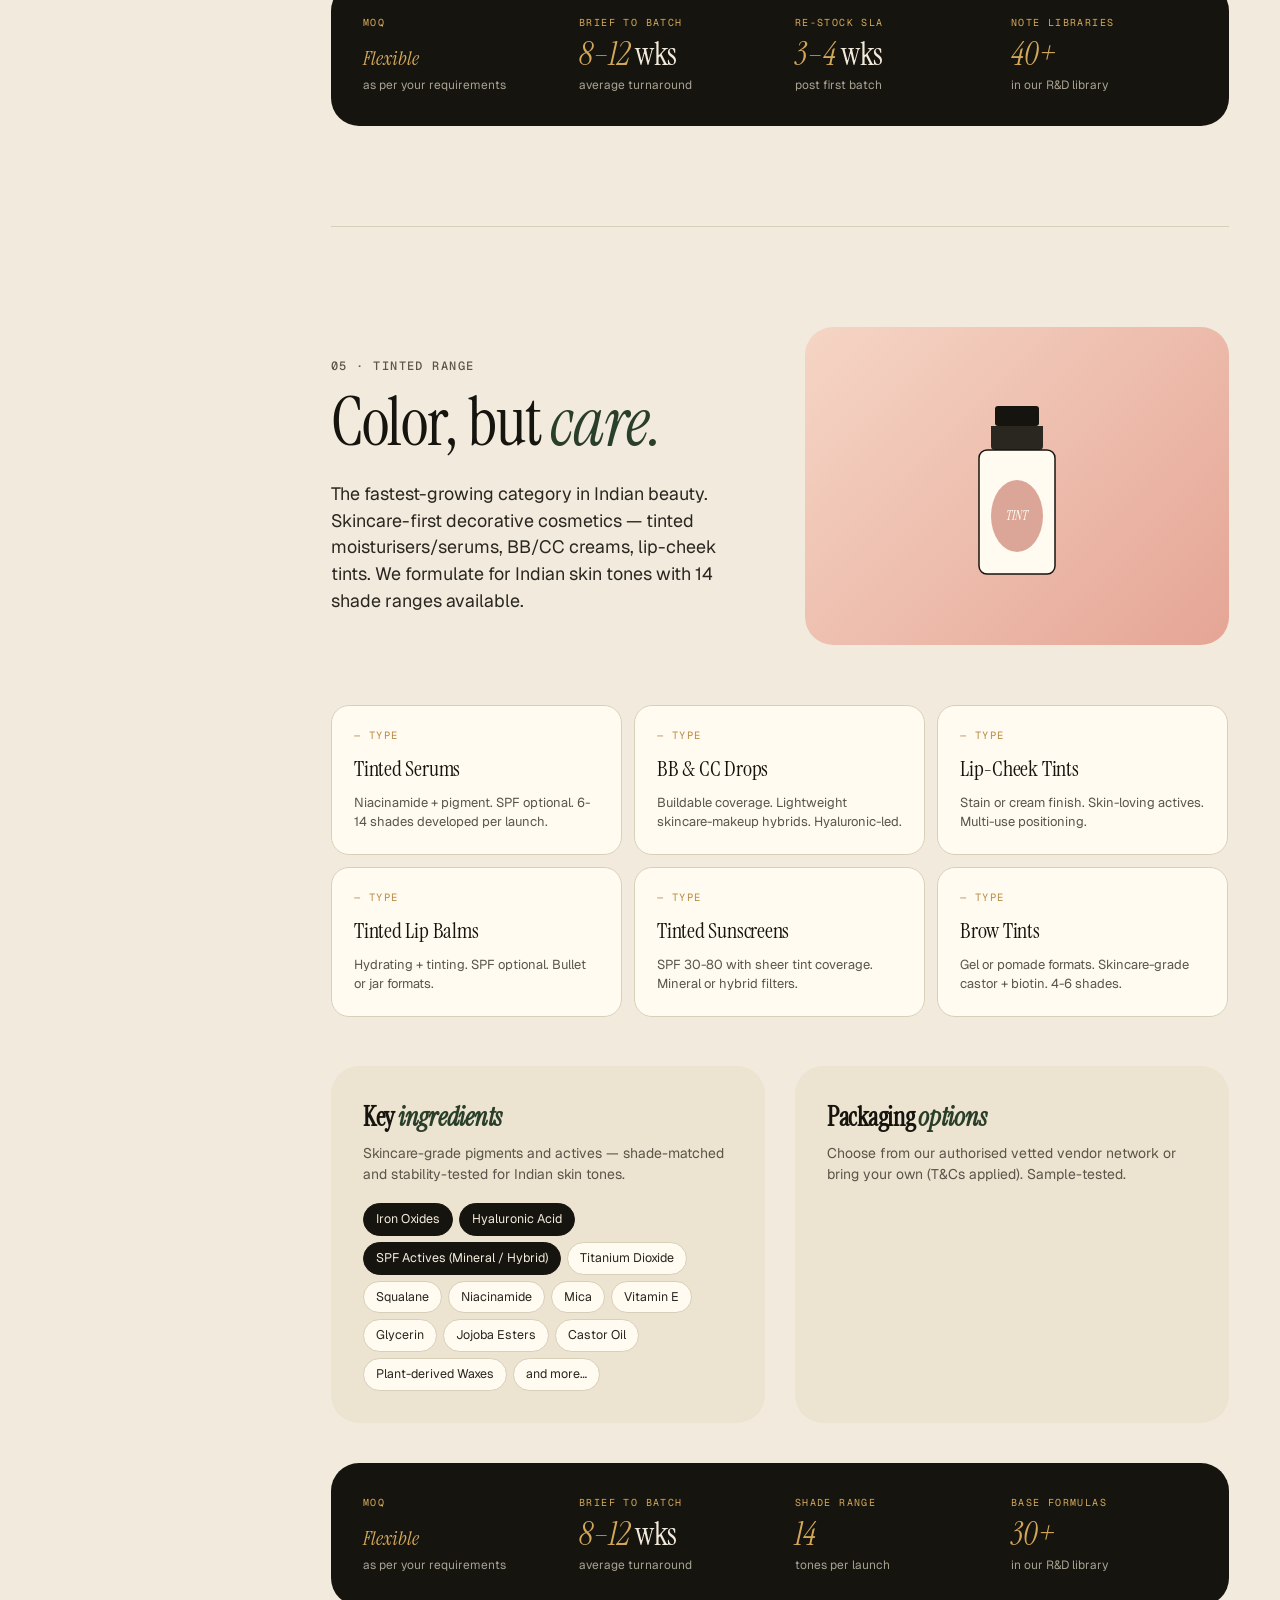
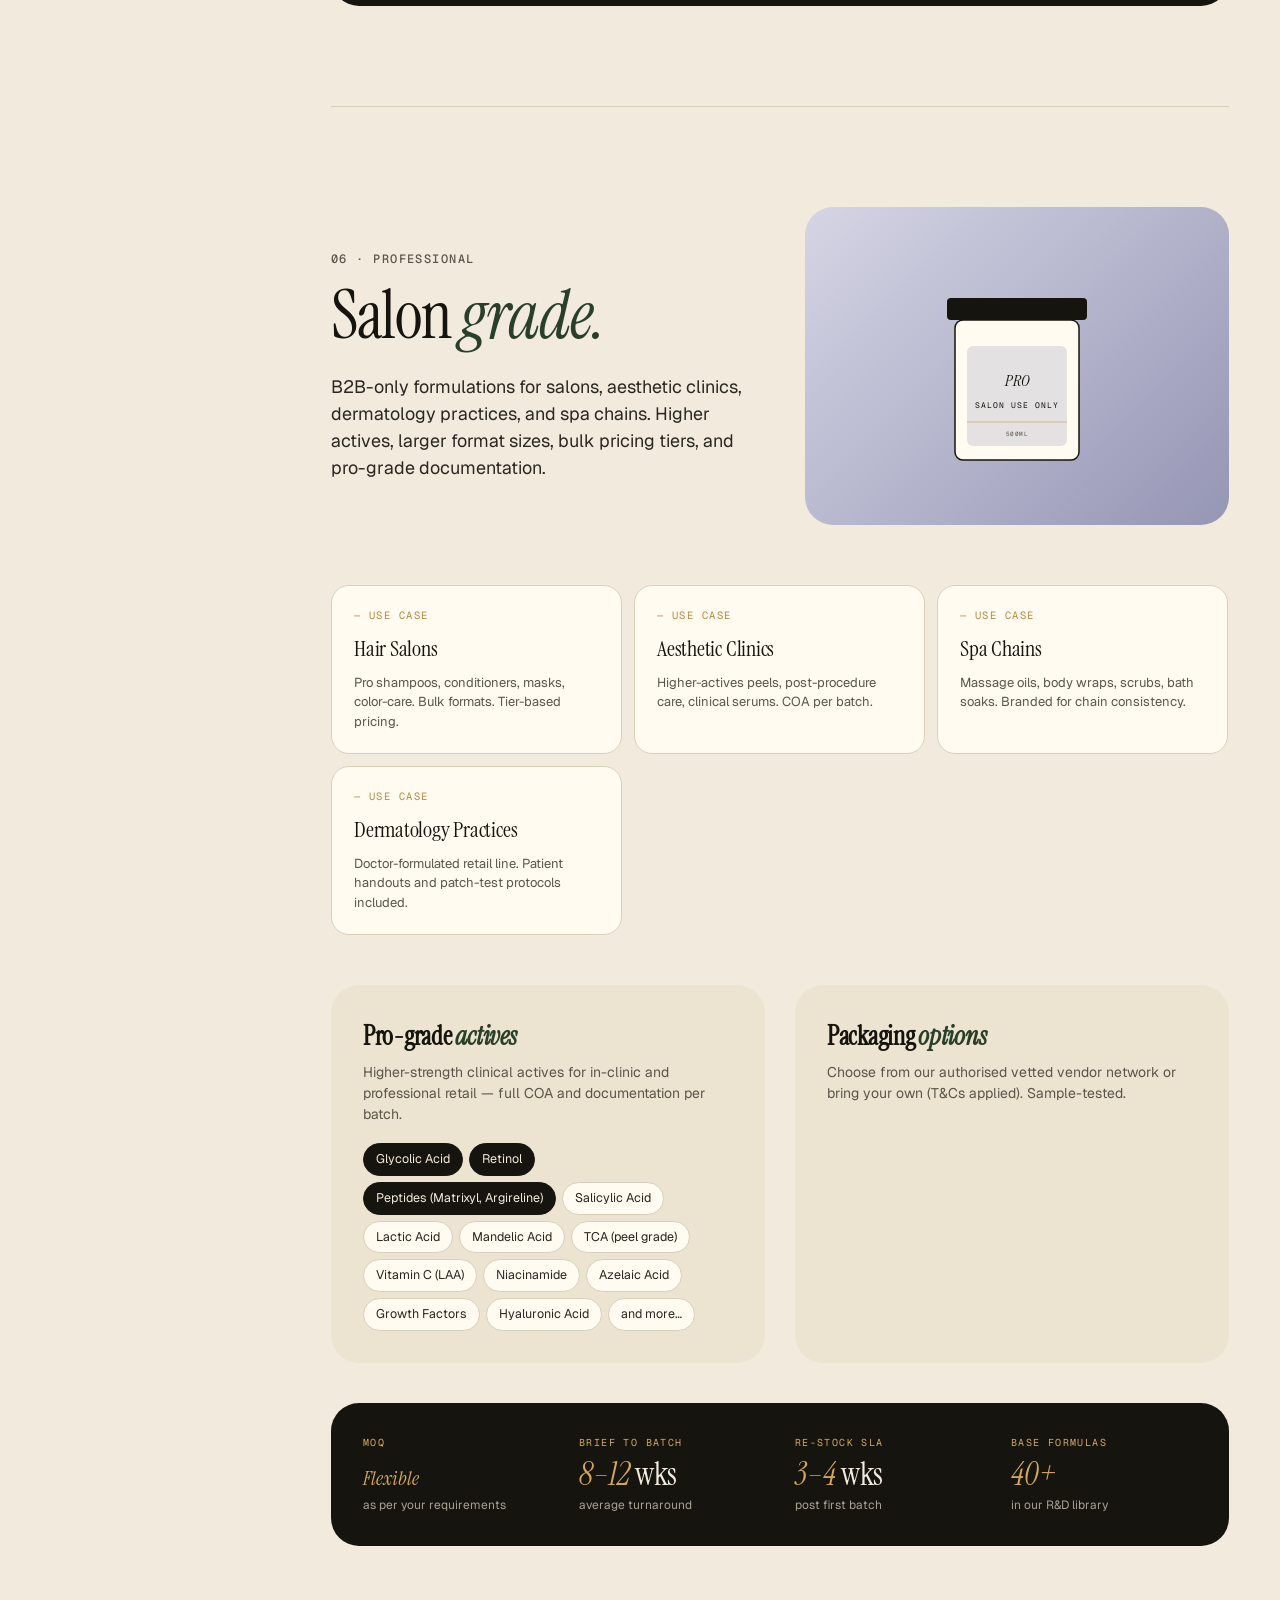
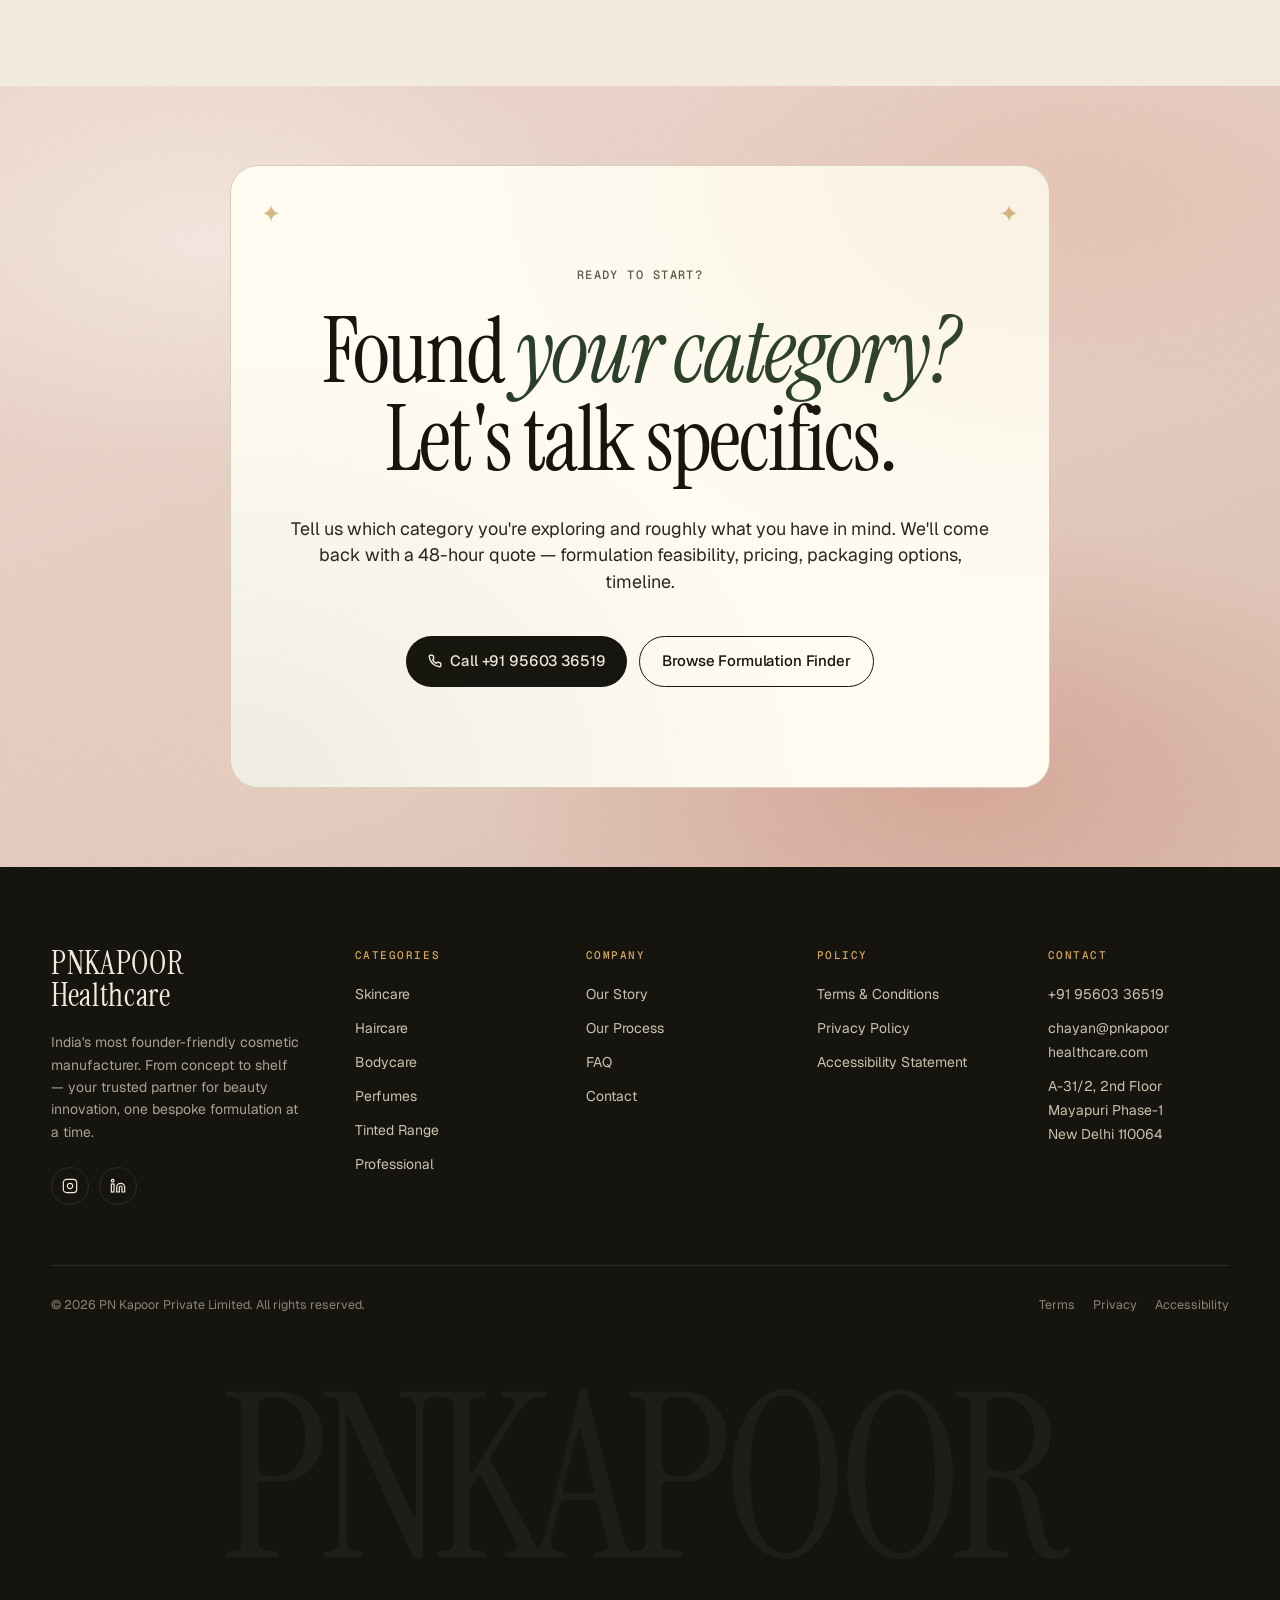
<file: categories.html>
<!DOCTYPE html>
<html lang="en">
<head>
<meta charset="UTF-8" />
<meta name="viewport" content="width=device-width, initial-scale=1.0" />
<title>Categories — PN Kapoor Healthcare</title>
<meta name="description" content="Six categories we manufacture. Skincare, haircare, bodycare, perfumes, tinted range, and professional. All under one roof in Mayapuri, Delhi." />
<link rel="icon" href="favicon.svg" type="image/svg+xml">
<meta property="og:type" content="website">
<meta property="og:site_name" content="PN Kapoor Healthcare">
<meta property="og:title" content="Categories — PN Kapoor Healthcare">
<meta property="og:description" content="Six categories we manufacture. Skincare, haircare, bodycare, perfumes, tinted range, and professional. All under one roof in Mayapuri, Delhi.">
<meta property="og:image" content="images/hero-shelf-amber.jpg">
<meta name="twitter:card" content="summary_large_image">
<meta name="twitter:title" content="Categories — PN Kapoor Healthcare">
<meta name="twitter:description" content="Six categories we manufacture. Skincare, haircare, bodycare, perfumes, tinted range, and professional. All under one roof in Mayapuri, Delhi.">
<link rel="preconnect" href="https://fonts.googleapis.com">
<link rel="preconnect" href="https://fonts.gstatic.com" crossorigin>
<link href="https://fonts.googleapis.com/css2?family=Instrument+Serif:ital@0;1&family=Geist:wght@300;400;500;600;700&family=Geist+Mono:wght@400;500&display=swap" rel="stylesheet">
<link rel="stylesheet" href="styles.css">

<style>
/* ===== Page-specific styles ===== */

/* Sticky side-nav for category jumping */
.cat-page-layout {
  display: grid;
  grid-template-columns: 220px 1fr;
  gap: 60px;
  padding-top: 40px;
  padding-bottom: 40px;
}
.cat-sidenav {
  position: sticky;
  top: 100px;
  align-self: start;
  display: flex;
  flex-direction: column;
  gap: 2px;
  padding: 20px;
  background: var(--paper);
  border: 1px solid var(--line);
  border-radius: var(--radius);
}
.cat-sidenav h6 {
  font-family: var(--mono);
  font-size: 10.5px;
  letter-spacing: .14em;
  text-transform: uppercase;
  color: var(--ink-mute);
  margin-bottom: 14px;
  font-weight: 500;
}
.cat-sidenav a {
  font-size: 14px;
  padding: 8px 10px;
  border-radius: 8px;
  color: var(--ink-soft);
  transition: all .2s;
  display: flex;
  justify-content: space-between;
  align-items: center;
}
.cat-sidenav a:hover { background: var(--cream-deep); color: var(--ink); }
.cat-sidenav a .num {
  font-family: var(--mono);
  font-size: 10px;
  color: var(--ink-faint);
  transition: color .35s ease;
}
/* Scroll-spy active state — a filled highlight that glides between items */
.cat-sidenav a.active {
  background: var(--forest);
  color: var(--cream);
  font-weight: 600;
}
.cat-sidenav a.active:hover {
  background: var(--forest);
  color: var(--cream);
}
.cat-sidenav a.active .num {
  color: var(--cream);
  opacity: .8;
}

/* Category deep-dive section */
.cat-section {
  padding: clamp(60px, 8vw, 100px) 0;
  border-bottom: 1px solid var(--line);
}
.cat-section:last-of-type { border-bottom: none; }

.cat-hero {
  display: grid;
  grid-template-columns: 1fr 1fr;
  gap: 50px;
  align-items: center;
  margin-bottom: 60px;
}
.cat-hero-text .eyebrow { margin-bottom: 14px; }
.cat-hero-text .h1 .italic { color: var(--forest); }
.cat-hero-text .lede { margin-top: 24px; }

.cat-hero-visual {
  aspect-ratio: 4/3;
  border-radius: var(--radius-lg);
  position: relative;
  overflow: hidden;
  display: flex;
  align-items: center;
  justify-content: center;
}

.cat-hero-visual.sk { background: linear-gradient(135deg, #F5E5D5 0%, #E8C5A5 100%); }
.cat-hero-visual.hc { background: linear-gradient(135deg, #E8D5B5 0%, #C9A875 100%); }
.cat-hero-visual.bc { background: linear-gradient(135deg, #D5E5D5 0%, #95B595 100%); }
.cat-hero-visual.pf { background: linear-gradient(135deg, #E5D5E5 0%, #C5A5C5 100%); }
.cat-hero-visual.tn { background: linear-gradient(135deg, #F5D5C5 0%, #E5A595 100%); }
.cat-hero-visual.pr { background: linear-gradient(135deg, #D5D5E5 0%, #9595B5 100%); }

/* Subcategory grid */
.subcat-grid {
  display: grid;
  grid-template-columns: repeat(auto-fit, minmax(230px, 1fr));
  gap: 12px;
  margin-top: 50px;
}
.subcat {
  padding: 22px;
  background: var(--paper);
  border: 1px solid var(--line);
  border-radius: var(--radius);
  display: flex;
  flex-direction: column;
  gap: 8px;
  transition: all .25s;
}
.subcat:hover { transform: translateY(-2px); border-color: var(--ink); }
.subcat-num {
  font-family: var(--mono);
  font-size: 10.5px;
  letter-spacing: .14em;
  color: var(--brass);
  text-transform: uppercase;
}
.subcat-name { font-family: var(--display); font-size: 22px; letter-spacing: -0.01em; }
.subcat-desc { font-size: 13px; color: var(--ink-mute); line-height: 1.5; }
.subcat-meta {
  margin-top: auto;
  padding-top: 14px;
  display: flex;
  gap: 14px;
  font-family: var(--mono);
  font-size: 10px;
  letter-spacing: .1em;
  text-transform: uppercase;
  color: var(--ink-faint);
}

/* Ingredients showcase */
.cat-details {
  display: grid;
  grid-template-columns: 1fr 1fr;
  gap: 30px;
  margin-top: 50px;
}
.detail-card {
  background: var(--cream-deep);
  border-radius: var(--radius-lg);
  padding: 32px;
}
.detail-card h4 {
  font-family: var(--display);
  font-size: 26px;
  margin-bottom: 6px;
  letter-spacing: -0.01em;
}
.detail-card h4 .italic { color: var(--forest); }
.detail-card .body-sm { margin-bottom: 18px; }
.ing-list {
  display: flex;
  flex-wrap: wrap;
  gap: 6px;
}
.ing-tag {
  padding: 6px 12px;
  background: var(--paper);
  border: 1px solid var(--line);
  border-radius: var(--radius-pill);
  font-size: 12.5px;
  color: var(--ink-soft);
  white-space: nowrap;
}
.ing-tag.feat {
  background: var(--ink);
  color: var(--cream);
  border-color: var(--ink);
}

.packaging-list { display: flex; flex-direction: column; gap: 10px; margin-top: 8px; }
.pack-item {
  display: flex;
  justify-content: space-between;
  padding: 10px 0;
  border-bottom: 1px dashed var(--line);
  font-size: 13.5px;
  align-items: center;
}
.pack-item:last-child { border-bottom: none; }
.pack-item span:first-child { color: var(--ink-soft); }
.pack-item span:last-child {
  font-family: var(--mono);
  font-size: 11px;
  color: var(--ink-mute);
  letter-spacing: .06em;
}

/* MOQ + Timeline strip */
.cat-stats {
  display: grid;
  grid-template-columns: repeat(4, 1fr);
  gap: 14px;
  margin-top: 40px;
  padding: 24px;
  background: var(--ink);
  border-radius: var(--radius-lg);
  color: var(--cream);
}
.stat-block { padding: 8px; }
.stat-block .stat-label {
  font-family: var(--mono);
  font-size: 10px;
  letter-spacing: .14em;
  text-transform: uppercase;
  color: var(--brass-soft);
  margin-bottom: 8px;
}
.stat-block .stat-val {
  font-family: var(--display);
  font-size: 32px;
  line-height: 1;
  color: var(--cream);
}
.stat-block .stat-val .italic { color: var(--brass-soft); }
.stat-block .stat-sub {
  font-size: 12px;
  color: #A8A293;
  margin-top: 6px;
}

@media (max-width: 1000px) {
  .cat-page-layout { grid-template-columns: 1fr; }
  .cat-sidenav { position: relative; top: 0; flex-direction: row; flex-wrap: wrap; gap: 6px; }
  .cat-sidenav h6 { flex-basis: 100%; }
  .cat-sidenav a { padding: 8px 14px; }
  .cat-hero { grid-template-columns: 1fr; }
  .cat-details { grid-template-columns: 1fr; }
  .cat-stats { grid-template-columns: repeat(2, 1fr); }
}
@media (max-width: 500px) {
  .cat-stats { grid-template-columns: 1fr; }
}

/* ---- mobile ---- */
@media (max-width: 700px) {
  .cat-sidenav { display: none; }
  .cat-page-layout { grid-template-columns: 1fr; gap: 0; padding-top: 16px; padding-bottom: 16px; }
}
@media (max-width: 600px) {
  .cat-section { padding: 40px 0; }
  .cat-hero { gap: 26px; margin-bottom: 36px; }
  .cat-details { gap: 18px; }
  .detail-card { padding: 24px; }
  .detail-card h4 { font-size: clamp(20px, 5.5vw, 26px); }
  .subcat-name { font-size: 19px; }
  .ing-tag { white-space: normal; }
  .pack-item { flex-direction: column; align-items: flex-start; gap: 4px; }
  .stat-block .stat-val { font-size: clamp(24px, 7vw, 32px); }
}
</style>
</head>
<body>

<!-- NAV -->
<div class="nav-wrap" id="navWrap">
  <nav class="nav">
    <a href="index.html" class="brand">
      <span class="brand-name">PNKAPOOR Healthcare</span>
    </a>
    <div class="nav-links">
      <a href="categories.html" class="active">Categories</a>
      <a href="process.html">Process</a>
      <a href="formulation-finder.html">Formulation Finder</a>
      <a href="about.html">About</a>
      <a href="faq.html">FAQ</a>
    </div>
    <div class="nav-cta">
      <a href="index.html#contact" class="btn btn-ghost">Book a Tour</a>
      <a href="index.html#contact" class="btn btn-primary">Get a Quote
        <svg width="14" height="14" viewBox="0 0 24 24" fill="none" stroke="currentColor" stroke-width="2.5"><line x1="5" y1="12" x2="19" y2="12"/><polyline points="12 5 19 12 12 19"/></svg>
      </a>
    </div>
  </nav>
</div>

<!-- PAGE HERO -->
<section class="page-hero">
  <div class="page-hero-grain"></div>
  <div class="container page-hero-inner">
    <div class="crumb">
      <a href="index.html">Home</a>
      <span class="sep">/</span>
      <span class="current">Categories</span>
    </div>
    <h1 class="h-display">Six categories.<br><span class="italic">One factory floor.</span></h1>
    <p class="lede" style="margin-top:32px">
      From hyaluronic serums to heat-activated hair masks, from saffron room mists to clinical-strength SPFs or any new product development — every product, formulated and bottled under one roof in our facility.
    </p>
  </div>
</section>

<!-- CATEGORIES LAYOUT -->
<div class="container">
  <div class="cat-page-layout">

    <!-- Side nav -->
    <aside class="cat-sidenav">
      <h6>Jump to category</h6>
      <a href="#skincare"><span>Skincare</span><span class="num">01</span></a>
      <a href="#haircare"><span>Haircare</span><span class="num">02</span></a>
      <a href="#bodycare"><span>Bodycare</span><span class="num">03</span></a>
      <a href="#perfume"><span>Perfumes</span><span class="num">04</span></a>
      <a href="#tinted"><span>Tinted Range</span><span class="num">05</span></a>
      <a href="#professional"><span>Professional</span><span class="num">06</span></a>
    </aside>

    <!-- Main content -->
    <main>

      <!-- ════════ SKINCARE ════════ -->
      <section class="cat-section" id="skincare">
        <div class="cat-hero">
          <div class="cat-hero-text">
            <div class="eyebrow">01 · Skincare</div>
            <h2 class="h1">Serums &amp; <span class="italic">science.</span></h2>
            <p class="lede">Our most-developed category. Active-led formulations across cleansing, treating, and protecting — built for brands who want to compete on efficacy, not just packaging.</p>
          </div>
          <div class="cat-hero-visual sk">
            <svg width="160" height="200" viewBox="0 0 160 200" fill="none">
              <ellipse cx="80" cy="30" rx="32" ry="12" fill="#16140E"/>
              <rect x="50" y="32" width="60" height="14" fill="#2A2620"/>
              <rect x="40" y="46" width="80" height="140" rx="10" fill="#FFFBF1" stroke="#16140E" stroke-width="1.5"/>
              <rect x="52" y="78" width="56" height="80" rx="4" fill="rgba(184,82,64,.12)"/>
              <text x="80" y="112" text-anchor="middle" font-family="Instrument Serif" font-size="14" fill="#16140E" font-style="italic">SERUM</text>
              <line x1="52" y1="128" x2="108" y2="128" stroke="#B8893F" stroke-width="0.5"/>
              <text x="80" y="142" text-anchor="middle" font-family="Geist Mono" font-size="6" fill="#5B554A" letter-spacing="0.5">NIACINAMIDE 10%</text>
              <text x="80" y="155" text-anchor="middle" font-family="Geist Mono" font-size="6" fill="#5B554A" letter-spacing="0.5">+ ZINC PCA</text>
            </svg>
          </div>
        </div>

        <div class="subcat-grid">
          <div class="subcat">
            <span class="subcat-num">— Type</span>
            <div class="subcat-name">Serums</div>
            <div class="subcat-desc">Niacinamide, vitamin C, retinol, peptides, hyaluronic acid, salicylic acid bases.</div>
          </div>
          <div class="subcat">
            <span class="subcat-num">— Type</span>
            <div class="subcat-name">Moisturizers</div>
            <div class="subcat-desc">Gel-creams, rich creams, ceramide-led formulas, ampoules. Day and night.</div>
          </div>
          <div class="subcat">
            <span class="subcat-num">— Type</span>
            <div class="subcat-name">Cleansers</div>
            <div class="subcat-desc">Foaming, oil-based, gel, micellar water. pH-balanced and sulphate-free options.</div>
          </div>
          <div class="subcat">
            <span class="subcat-num">— Type</span>
            <div class="subcat-name">Sunscreens</div>
            <div class="subcat-desc">Mineral and hybrid SPF 30–80. Tinted and non-tinted. PA+++ to PA++++.</div>
          </div>
          <div class="subcat">
            <span class="subcat-num">— Type</span>
            <div class="subcat-name">Toners &amp; Mists</div>
            <div class="subcat-desc">Hydrating, exfoliating (AHA/BHA), and balancing. Glass bottle or mist atomizer.</div>
          </div>
          <div class="subcat">
            <span class="subcat-num">— Type</span>
            <div class="subcat-name">Masks</div>
            <div class="subcat-desc">Clay, gel, peel-off, sheet, sleeping masks. Single-use or jarred formats.</div>
          </div>
        </div>

        <div class="cat-details">
          <div class="detail-card">
            <h4>Active <span class="italic">ingredients</span> we specialize in</h4>
            <p class="body-sm">From the most demanded to the most novel — sourced from vetted global suppliers with COA.</p>
            <div class="ing-list">
              <span class="ing-tag feat">Niacinamide</span>
              <span class="ing-tag feat">Vitamin C (LAA, SAP, EAA)</span>
              <span class="ing-tag feat">Retinol &amp; Retinaldehyde</span>
              <span class="ing-tag">Hyaluronic Acid</span>
              <span class="ing-tag">Salicylic Acid</span>
              <span class="ing-tag">Glycolic Acid</span>
              <span class="ing-tag">Peptides (Matrixyl, Argireline)</span>
              <span class="ing-tag">Ceramides</span>
              <span class="ing-tag">Squalane</span>
              <span class="ing-tag">Centella Asiatica</span>
              <span class="ing-tag">Bakuchiol</span>
              <span class="ing-tag">Azelaic Acid</span>
              <span class="ing-tag">Tranexamic Acid</span>
              <span class="ing-tag">Alpha Arbutin</span><span class="ing-tag">and more…</span>
            </div>
          </div>
          <div class="detail-card">
            <h4>Packaging <span class="italic">options</span></h4>
            <p class="body-sm">Choose from our authorised vetted vendor network or bring your own (T&amp;Cs applied). Sample-tested.</p>
          </div>
        </div>

        <div class="cat-stats">
          <div class="stat-block">
            <div class="stat-label">MOQ</div>
            <div class="stat-val"><span class="italic" style="font-size:.62em">Flexible</span></div>
            <div class="stat-sub">as per your requirements</div>
          </div>
          <div class="stat-block">
            <div class="stat-label">Brief to Batch</div>
            <div class="stat-val"><span class="italic">8–12</span> wks</div>
            <div class="stat-sub">average turnaround</div>
          </div>
          <div class="stat-block">
            <div class="stat-label">Re-stock SLA</div>
            <div class="stat-val"><span class="italic">3–4</span> wks</div>
            <div class="stat-sub">post first batch</div>
          </div>
          <div class="stat-block">
            <div class="stat-label">Base formulas</div>
            <div class="stat-val"><span class="italic">80+</span></div>
            <div class="stat-sub">in our R&amp;D library</div>
          </div>
        </div>
      </section>

      <!-- ════════ HAIRCARE ════════ -->
      <section class="cat-section" id="haircare">
        <div class="cat-hero">
          <div class="cat-hero-text">
            <div class="eyebrow">02 · Haircare</div>
            <h2 class="h1">Roots to <span class="italic">tips.</span></h2>
            <p class="lede">A full haircare line — without the half-dozen vendors. We formulate everything from low-foaming shampoos to deep-conditioning masks, plus scalp serums in the same lab as our face serums.</p>
          </div>
          <div class="cat-hero-visual hc">
            <svg width="120" height="200" viewBox="0 0 120 200" fill="none">
              <path d="M30 18 L90 18 L94 38 L26 38 Z" fill="#16140E"/>
              <rect x="20" y="38" width="80" height="148" rx="8" fill="#FFFBF1" stroke="#16140E" stroke-width="1.5"/>
              <rect x="32" y="70" width="56" height="80" rx="4" fill="rgba(184,137,63,.2)"/>
              <text x="60" y="105" text-anchor="middle" font-family="Instrument Serif" font-size="13" fill="#16140E" font-style="italic">HAIR OIL</text>
              <line x1="32" y1="118" x2="88" y2="118" stroke="#B8893F" stroke-width="0.5"/>
              <text x="60" y="132" text-anchor="middle" font-family="Geist Mono" font-size="6" fill="#5B554A" letter-spacing="0.5">ARGAN + BHRINGRAJ</text>
            </svg>
          </div>
        </div>

        <div class="subcat-grid">
          <div class="subcat">
            <span class="subcat-num">— Type</span>
            <div class="subcat-name">Shampoos</div>
            <div class="subcat-desc">Sulfate-free, low-foaming, color-safe, anti-dandruff, clarifying, scalp-care.</div>
          </div>
          <div class="subcat">
            <span class="subcat-num">— Type</span>
            <div class="subcat-name">Conditioners</div>
            <div class="subcat-desc">Lightweight, deep-moisture, leave-in. Silicone-optional formulations.</div>
          </div>
          <div class="subcat">
            <span class="subcat-num">— Type</span>
            <div class="subcat-name">Hair Oils</div>
            <div class="subcat-desc">Single-oil and herbal blends. Cold-pressed sourcing, lightweight to rich.</div>
          </div>
          <div class="subcat">
            <span class="subcat-num">— Type</span>
            <div class="subcat-name">Scalp Serums</div>
            <div class="subcat-desc">Anti-hair-fall, anti-dandruff, growth-stimulating. Caffeine, redensyl, peptides.</div>
          </div>
          <div class="subcat">
            <span class="subcat-num">— Type</span>
            <div class="subcat-name">Hair Masks</div>
            <div class="subcat-desc">Deep conditioning, keratin, protein-based. Jar or tube formats.</div>
          </div>
          <div class="subcat">
            <span class="subcat-num">— Type</span>
            <div class="subcat-name">Styling</div>
            <div class="subcat-desc">Hair sprays, mousses, gels, creams. Light hold to strong, matte to glossy.</div>
          </div>
        </div>

        <div class="cat-details">
          <div class="detail-card">
            <h4>Key <span class="italic">ingredients</span></h4>
            <p class="body-sm">Heritage botanicals meet modern actives — both in our toolkit.</p>
            <div class="ing-list">
              <span class="ing-tag feat">Bhringraj</span>
              <span class="ing-tag feat">Argan Oil</span>
              <span class="ing-tag feat">Keratin (hydrolyzed)</span>
              <span class="ing-tag">Redensyl</span>
              <span class="ing-tag">Caffeine</span>
              <span class="ing-tag">Biotin</span>
              <span class="ing-tag">Onion Seed Extract</span>
              <span class="ing-tag">Amla</span>
              <span class="ing-tag">Curry Leaf</span>
              <span class="ing-tag">Procapil</span>
              <span class="ing-tag">Castor Oil</span>
              <span class="ing-tag">Tea Tree Oil</span>
              <span class="ing-tag">Coconut Oil</span><span class="ing-tag">and more…</span>
            </div>
          </div>
          <div class="detail-card">
            <h4>Packaging <span class="italic">options</span></h4>
            <p class="body-sm">Choose from our authorised vetted vendor network or bring your own (T&amp;Cs applied). Sample-tested.</p>
          </div>
        </div>

        <div class="cat-stats">
          <div class="stat-block">
            <div class="stat-label">MOQ</div>
            <div class="stat-val"><span class="italic" style="font-size:.62em">Flexible</span></div>
            <div class="stat-sub">as per your requirements</div>
          </div>
          <div class="stat-block">
            <div class="stat-label">Brief to Batch</div>
            <div class="stat-val"><span class="italic">8–12</span> wks</div>
            <div class="stat-sub">average turnaround</div>
          </div>
          <div class="stat-block">
            <div class="stat-label">Re-stock SLA</div>
            <div class="stat-val"><span class="italic">3–4</span> wks</div>
            <div class="stat-sub">post first batch</div>
          </div>
          <div class="stat-block">
            <div class="stat-label">Base formulas</div>
            <div class="stat-val"><span class="italic">60+</span></div>
            <div class="stat-sub">in our R&amp;D library</div>
          </div>
        </div>
      </section>

      <!-- ════════ BODYCARE ════════ -->
      <section class="cat-section" id="bodycare">
        <div class="cat-hero">
          <div class="cat-hero-text">
            <div class="eyebrow">03 · Bodycare</div>
            <h2 class="h1">Cream, balm, <span class="italic">butter.</span></h2>
            <p class="lede">From whipped shea butter to sugar scrubs and bath salts. The category with the most texture variety — we'll help you choose the format that fits your brand story and price point.</p>
          </div>
          <div class="cat-hero-visual bc">
            <svg width="180" height="180" viewBox="0 0 180 180" fill="none">
              <rect x="30" y="36" width="120" height="22" rx="4" fill="#16140E"/>
              <rect x="36" y="58" width="108" height="110" rx="10" fill="#FFFBF1" stroke="#16140E" stroke-width="1.5"/>
              <rect x="48" y="86" width="84" height="60" rx="4" fill="rgba(168,184,156,.3)"/>
              <text x="90" y="112" text-anchor="middle" font-family="Instrument Serif" font-size="14" fill="#16140E" font-style="italic">BODY</text>
              <text x="90" y="128" text-anchor="middle" font-family="Instrument Serif" font-size="14" fill="#16140E" font-style="italic">BUTTER</text>
              <line x1="48" y1="136" x2="132" y2="136" stroke="#B8893F" stroke-width="0.5"/>
            </svg>
          </div>
        </div>

        <div class="subcat-grid">
          <div class="subcat">
            <span class="subcat-num">— Type</span>
            <div class="subcat-name">Body Lotions</div>
            <div class="subcat-desc">Lightweight to rich. Daily-use formulas with niacinamide, urea, or AHA.</div>
          </div>
          <div class="subcat">
            <span class="subcat-num">— Type</span>
            <div class="subcat-name">Body Butters</div>
            <div class="subcat-desc">Raw shea, cocoa, mango butter. Whipped or solid. Optional essential oils.</div>
          </div>
          <div class="subcat">
            <span class="subcat-num">— Type</span>
            <div class="subcat-name">Body Oils</div>
            <div class="subcat-desc">Single-oil or blends. Dry oils, shimmer oils, fragrance-led oils.</div>
          </div>
          <div class="subcat">
            <span class="subcat-num">— Type</span>
            <div class="subcat-name">Scrubs</div>
            <div class="subcat-desc">Sugar, salt, coffee, walnut. Oil-based or wash-off formulations.</div>
          </div>
          <div class="subcat">
            <span class="subcat-num">— Type</span>
            <div class="subcat-name">Soaps &amp; Body Wash</div>
            <div class="subcat-desc">Cold-process bar soaps, syndet bars, liquid washes. Sulfate-free options.</div>
          </div>
          <div class="subcat">
            <span class="subcat-num">— Type</span>
            <div class="subcat-name">Bath Soaks</div>
            <div class="subcat-desc">Epsom + himalayan salt blends, milk baths, foaming soaks. Spa-style packaging.</div>
          </div>
        </div>

        <div class="cat-details">
          <div class="detail-card">
            <h4>Key <span class="italic">ingredients</span></h4>
            <p class="body-sm">Rich emollients and nourishing butters — sourced cold-pressed and unrefined where it counts.</p>
            <div class="ing-list">
              <span class="ing-tag feat">Shea Butter</span>
              <span class="ing-tag feat">Cocoa Butter</span>
              <span class="ing-tag feat">Niacinamide</span>
              <span class="ing-tag">Mango Butter</span>
              <span class="ing-tag">Colloidal Oatmeal</span>
              <span class="ing-tag">Urea</span>
              <span class="ing-tag">Coconut Oil</span>
              <span class="ing-tag">Almond Oil</span>
              <span class="ing-tag">Vitamin E</span>
              <span class="ing-tag">Glycerin</span>
              <span class="ing-tag">Lactic Acid (AHA)</span>
              <span class="ing-tag">Epsom Salt</span>
              <span class="ing-tag">Coffee Extract</span><span class="ing-tag">and more…</span>
            </div>
          </div>
          <div class="detail-card">
            <h4>Packaging <span class="italic">options</span></h4>
            <p class="body-sm">Choose from our authorised vetted vendor network or bring your own (T&amp;Cs applied). Sample-tested.</p>
          </div>
        </div>

        <div class="cat-stats">
          <div class="stat-block">
            <div class="stat-label">MOQ</div>
            <div class="stat-val"><span class="italic" style="font-size:.62em">Flexible</span></div>
            <div class="stat-sub">as per your requirements</div>
          </div>
          <div class="stat-block">
            <div class="stat-label">Brief to Batch</div>
            <div class="stat-val"><span class="italic">8–12</span> wks</div>
            <div class="stat-sub">average turnaround</div>
          </div>
          <div class="stat-block">
            <div class="stat-label">Re-stock SLA</div>
            <div class="stat-val"><span class="italic">3–4</span> wks</div>
            <div class="stat-sub">post first batch</div>
          </div>
          <div class="stat-block">
            <div class="stat-label">Base formulas</div>
            <div class="stat-val"><span class="italic">50+</span></div>
            <div class="stat-sub">in our R&amp;D library</div>
          </div>
        </div>
      </section>

      <!-- ════════ PERFUME ════════ -->
      <section class="cat-section" id="perfume">
        <div class="cat-hero">
          <div class="cat-hero-text">
            <div class="eyebrow">04 · Perfumes</div>
            <h2 class="h1">Signature <span class="italic">scents.</span></h2>
            <p class="lede">Build a fragrance line with our in-house perfumer. We work with imported fragrance houses for the notes that matter — and source local botanicals for the ones that should feel like home.</p>
          </div>
          <div class="cat-hero-visual pf">
            <svg width="140" height="200" viewBox="0 0 140 200" fill="none">
              <rect x="50" y="24" width="40" height="30" rx="3" fill="#16140E"/>
              <path d="M30 56 L110 56 L110 90 L120 180 Q120 188 112 188 L28 188 Q20 188 20 180 L30 90 Z" fill="#FFFBF1" stroke="#16140E" stroke-width="1.5"/>
              <rect x="40" y="100" width="60" height="60" rx="4" fill="rgba(184,137,63,.18)"/>
              <text x="70" y="128" text-anchor="middle" font-family="Instrument Serif" font-size="14" fill="#16140E" font-style="italic">EDP</text>
              <line x1="40" y1="144" x2="100" y2="144" stroke="#B8893F" stroke-width="0.5"/>
              <text x="70" y="158" text-anchor="middle" font-family="Geist Mono" font-size="6" fill="#5B554A" letter-spacing="0.5">SAFFRON · OUD · ROSE</text>
            </svg>
          </div>
        </div>

        <div class="subcat-grid">
          <div class="subcat">
            <span class="subcat-num">— Type</span>
            <div class="subcat-name">Eau de Parfum</div>
            <div class="subcat-desc">15-30% fragrance oil concentration. Long-lasting. 50ML, 100ML formats.</div>
          </div>
          <div class="subcat">
            <span class="subcat-num">— Type</span>
            <div class="subcat-name">Eau de Toilette</div>
            <div class="subcat-desc">5-15% concentration. Lighter, fresher. Daytime wear.</div>
          </div>
          <div class="subcat">
            <span class="subcat-num">— Type</span>
            <div class="subcat-name">Body Mists</div>
            <div class="subcat-desc">1-4% concentration. Spritz throughout the day. Aluminum bottle, mist atomizer.</div>
          </div>
          <div class="subcat">
            <span class="subcat-num">— Type</span>
            <div class="subcat-name">Roll-on Perfumes</div>
            <div class="subcat-desc">Oil-based attars and roll-ons. Travel-friendly. Glass or aluminum.</div>
          </div>
          <div class="subcat">
            <span class="subcat-num">— Type</span>
            <div class="subcat-name">Room Sprays</div>
            <div class="subcat-desc">Home fragrance. Pillow mists, linen sprays, room fresheners.</div>
          </div>
          <div class="subcat">
            <span class="subcat-num">— Type</span>
            <div class="subcat-name">Solid Perfumes</div>
            <div class="subcat-desc">Beeswax or vegan base. Roll-ons. Artisanal positioning.</div>
          </div>
        </div>

        <div class="cat-details">
          <div class="detail-card" style="grid-column: 1 / -1">
            <h4>Build your <span class="italic">fragrance profile</span></h4>
            <p class="body-sm">Our perfumer guides you through composition: top notes (first impression), heart notes (the personality), base notes (the dry-down). Below are families we work fluently with.</p>
            <div style="display:grid; grid-template-columns: repeat(auto-fit, minmax(200px, 1fr)); gap:14px; margin-top:18px">
              <div>
                <div style="font-family:var(--mono); font-size:10.5px; letter-spacing:.14em; text-transform:uppercase; color:var(--brass); margin-bottom:8px">Floral</div>
                <div class="ing-list">
                  <span class="ing-tag">Rose</span><span class="ing-tag">Jasmine</span><span class="ing-tag">Neroli</span><span class="ing-tag">Tuberose</span><span class="ing-tag">Iris</span><span class="ing-tag">and more…</span>
                </div>
              </div>
              <div>
                <div style="font-family:var(--mono); font-size:10.5px; letter-spacing:.14em; text-transform:uppercase; color:var(--brass); margin-bottom:8px">Citrus</div>
                <div class="ing-list">
                  <span class="ing-tag">Bergamot</span><span class="ing-tag">Lemon</span><span class="ing-tag">Grapefruit</span><span class="ing-tag">Yuzu</span><span class="ing-tag">Mandarin</span><span class="ing-tag">and more…</span>
                </div>
              </div>
              <div>
                <div style="font-family:var(--mono); font-size:10.5px; letter-spacing:.14em; text-transform:uppercase; color:var(--brass); margin-bottom:8px">Woody</div>
                <div class="ing-list">
                  <span class="ing-tag">Sandalwood</span><span class="ing-tag">Cedar</span><span class="ing-tag">Oud</span><span class="ing-tag">Vetiver</span><span class="ing-tag">Patchouli</span><span class="ing-tag">and more…</span>
                </div>
              </div>
              <div>
                <div style="font-family:var(--mono); font-size:10.5px; letter-spacing:.14em; text-transform:uppercase; color:var(--brass); margin-bottom:8px">Oriental</div>
                <div class="ing-list">
                  <span class="ing-tag">Saffron</span><span class="ing-tag">Cardamom</span><span class="ing-tag">Amber</span><span class="ing-tag">Vanilla</span><span class="ing-tag">Frankincense</span><span class="ing-tag">and more…</span>
                </div>
              </div>
            </div>
          </div>
        </div>

        <div class="cat-stats">
          <div class="stat-block">
            <div class="stat-label">MOQ</div>
            <div class="stat-val"><span class="italic" style="font-size:.62em">Flexible</span></div>
            <div class="stat-sub">as per your requirements</div>
          </div>
          <div class="stat-block">
            <div class="stat-label">Brief to Batch</div>
            <div class="stat-val"><span class="italic">8–12</span> wks</div>
            <div class="stat-sub">average turnaround</div>
          </div>
          <div class="stat-block">
            <div class="stat-label">Re-stock SLA</div>
            <div class="stat-val"><span class="italic">3–4</span> wks</div>
            <div class="stat-sub">post first batch</div>
          </div>
          <div class="stat-block">
            <div class="stat-label">Note libraries</div>
            <div class="stat-val"><span class="italic">40+</span></div>
            <div class="stat-sub">in our R&amp;D library</div>
          </div>
        </div>
      </section>

      <!-- ════════ TINTED ════════ -->
      <section class="cat-section" id="tinted">
        <div class="cat-hero">
          <div class="cat-hero-text">
            <div class="eyebrow">05 · Tinted Range</div>
            <h2 class="h1">Color, but <span class="italic">care.</span></h2>
            <p class="lede">The fastest-growing category in Indian beauty. Skincare-first decorative cosmetics — tinted moisturisers/serums, BB/CC creams, lip-cheek tints. We formulate for Indian skin tones with 14 shade ranges available.</p>
          </div>
          <div class="cat-hero-visual tn">
            <svg width="120" height="200" viewBox="0 0 120 200" fill="none">
              <rect x="38" y="20" width="44" height="20" rx="3" fill="#16140E"/>
              <path d="M34 40 L86 40 L86 60 Q86 64 82 64 L38 64 Q34 64 34 60 Z" fill="#2A2620"/>
              <rect x="22" y="64" width="76" height="124" rx="8" fill="#FFFBF1" stroke="#16140E" stroke-width="1.5"/>
              <ellipse cx="60" cy="130" rx="26" ry="36" fill="rgba(184,82,64,.5)"/>
              <text x="60" y="134" text-anchor="middle" font-family="Instrument Serif" font-size="13" fill="#FFFBF1" font-style="italic">TINT</text>
            </svg>
          </div>
        </div>

        <div class="subcat-grid">
          <div class="subcat">
            <span class="subcat-num">— Type</span>
            <div class="subcat-name">Tinted Serums</div>
            <div class="subcat-desc">Niacinamide + pigment. SPF optional. 6-14 shades developed per launch.</div>
          </div>
          <div class="subcat">
            <span class="subcat-num">— Type</span>
            <div class="subcat-name">BB &amp; CC Drops</div>
            <div class="subcat-desc">Buildable coverage. Lightweight skincare-makeup hybrids. Hyaluronic-led.</div>
          </div>
          <div class="subcat">
            <span class="subcat-num">— Type</span>
            <div class="subcat-name">Lip-Cheek Tints</div>
            <div class="subcat-desc">Stain or cream finish. Skin-loving actives. Multi-use positioning.</div>
          </div>
          <div class="subcat">
            <span class="subcat-num">— Type</span>
            <div class="subcat-name">Tinted Lip Balms</div>
            <div class="subcat-desc">Hydrating + tinting. SPF optional. Bullet or jar formats.</div>
          </div>
          <div class="subcat">
            <span class="subcat-num">— Type</span>
            <div class="subcat-name">Tinted Sunscreens</div>
            <div class="subcat-desc">SPF 30-80 with sheer tint coverage. Mineral or hybrid filters.</div>
          </div>
          <div class="subcat">
            <span class="subcat-num">— Type</span>
            <div class="subcat-name">Brow Tints</div>
            <div class="subcat-desc">Gel or pomade formats. Skincare-grade castor + biotin. 4-6 shades.</div>
          </div>
        </div>

        <div class="cat-details">
          <div class="detail-card">
            <h4>Key <span class="italic">ingredients</span></h4>
            <p class="body-sm">Skincare-grade pigments and actives — shade-matched and stability-tested for Indian skin tones.</p>
            <div class="ing-list">
              <span class="ing-tag feat">Iron Oxides</span>
              <span class="ing-tag feat">Hyaluronic Acid</span>
              <span class="ing-tag feat">SPF Actives (Mineral / Hybrid)</span>
              <span class="ing-tag">Titanium Dioxide</span>
              <span class="ing-tag">Squalane</span>
              <span class="ing-tag">Niacinamide</span>
              <span class="ing-tag">Mica</span>
              <span class="ing-tag">Vitamin E</span>
              <span class="ing-tag">Glycerin</span>
              <span class="ing-tag">Jojoba Esters</span>
              <span class="ing-tag">Castor Oil</span>
              <span class="ing-tag">Plant-derived Waxes</span><span class="ing-tag">and more…</span>
            </div>
          </div>
          <div class="detail-card">
            <h4>Packaging <span class="italic">options</span></h4>
            <p class="body-sm">Choose from our authorised vetted vendor network or bring your own (T&amp;Cs applied). Sample-tested.</p>
          </div>
        </div>

        <div class="cat-stats">
          <div class="stat-block">
            <div class="stat-label">MOQ</div>
            <div class="stat-val"><span class="italic" style="font-size:.62em">Flexible</span></div>
            <div class="stat-sub">as per your requirements</div>
          </div>
          <div class="stat-block">
            <div class="stat-label">Brief to Batch</div>
            <div class="stat-val"><span class="italic">8–12</span> wks</div>
            <div class="stat-sub">average turnaround</div>
          </div>
          <div class="stat-block">
            <div class="stat-label">Shade range</div>
            <div class="stat-val"><span class="italic">14</span></div>
            <div class="stat-sub">tones per launch</div>
          </div>
          <div class="stat-block">
            <div class="stat-label">Base formulas</div>
            <div class="stat-val"><span class="italic">30+</span></div>
            <div class="stat-sub">in our R&amp;D library</div>
          </div>
        </div>
      </section>

      <!-- ════════ PROFESSIONAL ════════ -->
      <section class="cat-section" id="professional">
        <div class="cat-hero">
          <div class="cat-hero-text">
            <div class="eyebrow">06 · Professional</div>
            <h2 class="h1">Salon <span class="italic">grade.</span></h2>
            <p class="lede">B2B-only formulations for salons, aesthetic clinics, dermatology practices, and spa chains. Higher actives, larger format sizes, bulk pricing tiers, and pro-grade documentation.</p>
          </div>
          <div class="cat-hero-visual pr">
            <svg width="180" height="200" viewBox="0 0 180 200" fill="none">
              <rect x="20" y="32" width="140" height="22" rx="4" fill="#16140E"/>
              <rect x="28" y="54" width="124" height="140" rx="8" fill="#FFFBF1" stroke="#16140E" stroke-width="1.5"/>
              <rect x="40" y="80" width="100" height="100" rx="6" fill="rgba(149,149,181,.25)"/>
              <text x="90" y="120" text-anchor="middle" font-family="Instrument Serif" font-size="16" fill="#16140E" font-style="italic">PRO</text>
              <text x="90" y="142" text-anchor="middle" font-family="Geist Mono" font-size="8" fill="#16140E" letter-spacing="1">SALON USE ONLY</text>
              <line x1="40" y1="156" x2="140" y2="156" stroke="#B8893F" stroke-width="0.5"/>
              <text x="90" y="170" text-anchor="middle" font-family="Geist Mono" font-size="6" fill="#5B554A" letter-spacing="0.5">500ML</text>
            </svg>
          </div>
        </div>

        <div class="subcat-grid">
          <div class="subcat">
            <span class="subcat-num">— Use case</span>
            <div class="subcat-name">Hair Salons</div>
            <div class="subcat-desc">Pro shampoos, conditioners, masks, color-care. Bulk formats. Tier-based pricing.</div>
          </div>
          <div class="subcat">
            <span class="subcat-num">— Use case</span>
            <div class="subcat-name">Aesthetic Clinics</div>
            <div class="subcat-desc">Higher-actives peels, post-procedure care, clinical serums. COA per batch.</div>
          </div>
          <div class="subcat">
            <span class="subcat-num">— Use case</span>
            <div class="subcat-name">Spa Chains</div>
            <div class="subcat-desc">Massage oils, body wraps, scrubs, bath soaks. Branded for chain consistency.</div>
          </div>
          <div class="subcat">
            <span class="subcat-num">— Use case</span>
            <div class="subcat-name">Dermatology Practices</div>
            <div class="subcat-desc">Doctor-formulated retail line. Patient handouts and patch-test protocols included.</div>
          </div>
        </div>

        <div class="cat-details">
          <div class="detail-card">
            <h4>Pro-grade <span class="italic">actives</span></h4>
            <p class="body-sm">Higher-strength clinical actives for in-clinic and professional retail — full COA and documentation per batch.</p>
            <div class="ing-list">
              <span class="ing-tag feat">Glycolic Acid</span>
              <span class="ing-tag feat">Retinol</span>
              <span class="ing-tag feat">Peptides (Matrixyl, Argireline)</span>
              <span class="ing-tag">Salicylic Acid</span>
              <span class="ing-tag">Lactic Acid</span>
              <span class="ing-tag">Mandelic Acid</span>
              <span class="ing-tag">TCA (peel grade)</span>
              <span class="ing-tag">Vitamin C (LAA)</span>
              <span class="ing-tag">Niacinamide</span>
              <span class="ing-tag">Azelaic Acid</span>
              <span class="ing-tag">Growth Factors</span>
              <span class="ing-tag">Hyaluronic Acid</span><span class="ing-tag">and more…</span>
            </div>
          </div>
          <div class="detail-card">
            <h4>Packaging <span class="italic">options</span></h4>
            <p class="body-sm">Choose from our authorised vetted vendor network or bring your own (T&amp;Cs applied). Sample-tested.</p>
          </div>
        </div>

        <div class="cat-stats">
          <div class="stat-block">
            <div class="stat-label">MOQ</div>
            <div class="stat-val"><span class="italic" style="font-size:.62em">Flexible</span></div>
            <div class="stat-sub">as per your requirements</div>
          </div>
          <div class="stat-block">
            <div class="stat-label">Brief to Batch</div>
            <div class="stat-val"><span class="italic">8–12</span> wks</div>
            <div class="stat-sub">average turnaround</div>
          </div>
          <div class="stat-block">
            <div class="stat-label">Re-stock SLA</div>
            <div class="stat-val"><span class="italic">3–4</span> wks</div>
            <div class="stat-sub">post first batch</div>
          </div>
          <div class="stat-block">
            <div class="stat-label">Base formulas</div>
            <div class="stat-val"><span class="italic">40+</span></div>
            <div class="stat-sub">in our R&amp;D library</div>
          </div>
        </div>
      </section>

    </main>
  </div>
</div>

<!-- FINAL CTA -->
<section class="final-cta sec-cloud-clay">
  <div class="container">
    <div class="final-cta-inner">
      <div class="final-cta-bg"></div>
      <span class="final-cta-decoration left">✦</span>
      <span class="final-cta-decoration">✦</span>
      <div class="eyebrow">Ready to start?</div>
      <h2 class="h-display" style="margin-top:24px">
        Found <span class="italic">your category?</span><br>
        Let's talk specifics.
      </h2>
      <p class="lede" style="margin: 32px auto 0">
        Tell us which category you're exploring and roughly what you have in mind. We'll come back with a 48-hour quote — formulation feasibility, pricing, packaging options, timeline.
      </p>
      <div class="final-cta-actions">
        <a href="tel:+919560336519" class="btn btn-primary">
          <svg width="14" height="14" viewBox="0 0 24 24" fill="none" stroke="currentColor" stroke-width="2.5"><path d="M22 16.92v3a2 2 0 0 1-2.18 2 19.79 19.79 0 0 1-8.63-3.07 19.5 19.5 0 0 1-6-6 19.79 19.79 0 0 1-3.07-8.67A2 2 0 0 1 4.11 2h3a2 2 0 0 1 2 1.72 12.84 12.84 0 0 0 .7 2.81 2 2 0 0 1-.45 2.11L8.09 9.91a16 16 0 0 0 6 6l1.27-1.27a2 2 0 0 1 2.11-.45 12.84 12.84 0 0 0 2.81.7A2 2 0 0 1 22 16.92z"/></svg>
          Call +91 95603 36519
        </a>
        <a href="formulation-finder.html" class="btn btn-ghost">Browse Formulation Finder</a>
      </div>
    </div>
  </div>
</section>

<!-- FOOTER -->
<footer>
  <div class="container">
    <div class="ft-top">
      <div class="ft-brand-block">
        <div class="brand">
          <span class="brand-name">PNKAPOOR Healthcare</span>
        </div>
        <p class="ft-tagline">India's most founder-friendly cosmetic manufacturer. From concept to shelf — your trusted partner for beauty innovation, one bespoke formulation at a time.</p>
        <div class="ft-socials">
          <a href="https://www.instagram.com/pnkapoor_health_care" target="_blank" class="ft-social" aria-label="Instagram"><svg width="16" height="16" viewBox="0 0 24 24" fill="none" stroke="currentColor" stroke-width="1.8"><rect x="2" y="2" width="20" height="20" rx="5"/><path d="M16 11.37A4 4 0 1 1 12.63 8 4 4 0 0 1 16 11.37z"/><line x1="17.5" y1="6.5" x2="17.51" y2="6.5"/></svg></a>
          <a href="https://www.linkedin.com/company/pnkapoorthirdpartymanufacturing/" target="_blank" class="ft-social" aria-label="LinkedIn"><svg width="16" height="16" viewBox="0 0 24 24" fill="none" stroke="currentColor" stroke-width="1.8"><path d="M16 8a6 6 0 0 1 6 6v7h-4v-7a2 2 0 0 0-4 0v7h-4v-7a6 6 0 0 1 6-6z"/><rect x="2" y="9" width="4" height="12"/><circle cx="4" cy="4" r="2"/></svg></a>
        </div>
      </div>
      <div class="ft-col"><h5>Categories</h5><ul>
        <li><a href="categories.html#skincare">Skincare</a></li>
        <li><a href="categories.html#haircare">Haircare</a></li>
        <li><a href="categories.html#bodycare">Bodycare</a></li>
        <li><a href="categories.html#perfume">Perfumes</a></li>
        <li><a href="categories.html#tinted">Tinted Range</a></li>
        <li><a href="categories.html#professional">Professional</a></li>
      </ul></div>
      <div class="ft-col"><h5>Company</h5><ul>
        <li><a href="about.html">Our Story</a></li>
        <li><a href="process.html">Our Process</a></li>
        <li><a href="faq.html">FAQ</a></li>
        <li><a href="index.html#contact">Contact</a></li>
      </ul></div>
      <div class="ft-col"><h5>Policy</h5><ul>
        <li><a href="terms.html">Terms &amp; Conditions</a></li>
        <li><a href="privacy.html">Privacy Policy</a></li>
        <li><a href="accessibility.html">Accessibility Statement</a></li>
      </ul></div>
      <div class="ft-col"><h5>Contact</h5><ul>
        <li><a href="tel:+919560336519">+91 95603 36519</a></li>
        <li><a href="mailto:chayan@pnkapoorhealthcare.com">chayan@pnkapoor<br>healthcare.com</a></li>
        <li><a href="#">A-31/2, 2nd Floor<br>Mayapuri Phase-1<br>New Delhi 110064</a></li>
      </ul></div>
    </div>
    <div class="ft-bottom">
      <span>© 2026 PN Kapoor Private Limited. All rights reserved.</span>
      <div><a href="terms.html">Terms</a><a href="privacy.html">Privacy</a><a href="accessibility.html">Accessibility</a></div>
    </div>
    <div class="ft-wordmark">PNKAPOOR</div>
  </div>
</footer>

<script>
const navWrap = document.getElementById('navWrap');
window.addEventListener('scroll', () => {
  if (window.scrollY > 20) navWrap.classList.add('scrolled');
  else navWrap.classList.remove('scrolled');
});

/* ===== Scroll-spy: move the active side-nav indicator as you scroll ===== */
(function () {
  const links = Array.from(document.querySelectorAll('.cat-sidenav a[href^="#"]'));
  if (!links.length) return;

  // Map section id -> matching nav link
  const linkById = {};
  links.forEach(a => {
    const id = a.getAttribute('href').slice(1);
    if (id) linkById[id] = a;
  });

  const sections = Array.from(document.querySelectorAll('.cat-section'))
    .filter(s => s.id && linkById[s.id]);
  if (!sections.length) return;

  function setActive(id) {
    links.forEach(a => a.classList.toggle('active', a === linkById[id]));
  }

  // First link active on load
  setActive(sections[0].id);

  // Track how much of each section is visible; the most-visible one wins.
  const ratios = {};
  const observer = new IntersectionObserver((entries) => {
    entries.forEach(e => { ratios[e.target.id] = e.intersectionRatio; });

    let bestId = null, bestRatio = 0;
    sections.forEach(s => {
      const r = ratios[s.id] || 0;
      if (r > bestRatio) { bestRatio = r; bestId = s.id; }
    });
    if (bestId) setActive(bestId);
  }, {
    // Shrink the viewport so the switch fires as a section reaches the
    // upper-middle of the screen, not the very top or bottom.
    rootMargin: '-30% 0px -55% 0px',
    threshold: [0, 0.1, 0.25, 0.5, 0.75, 1]
  });

  sections.forEach(s => observer.observe(s));
})();
</script>
<script src="reveal.js"></script>

</body>
</html>
</file>
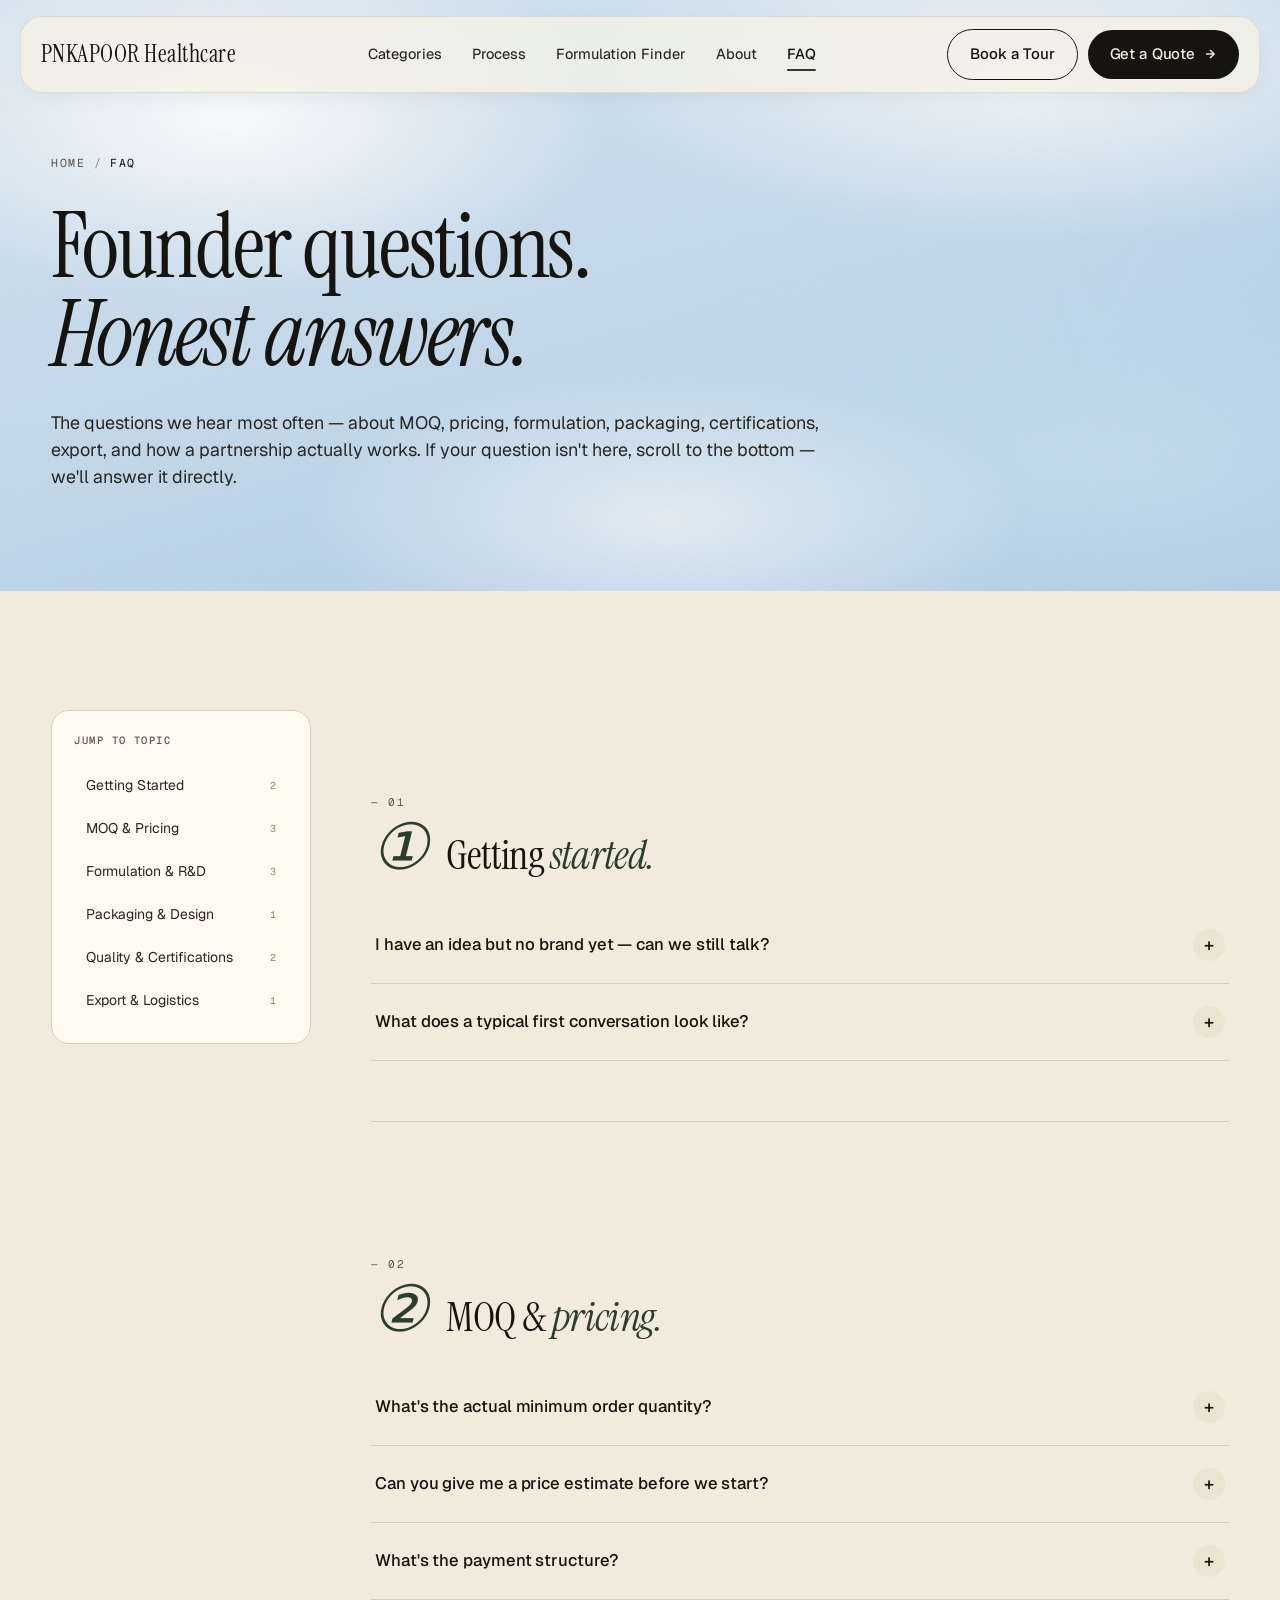
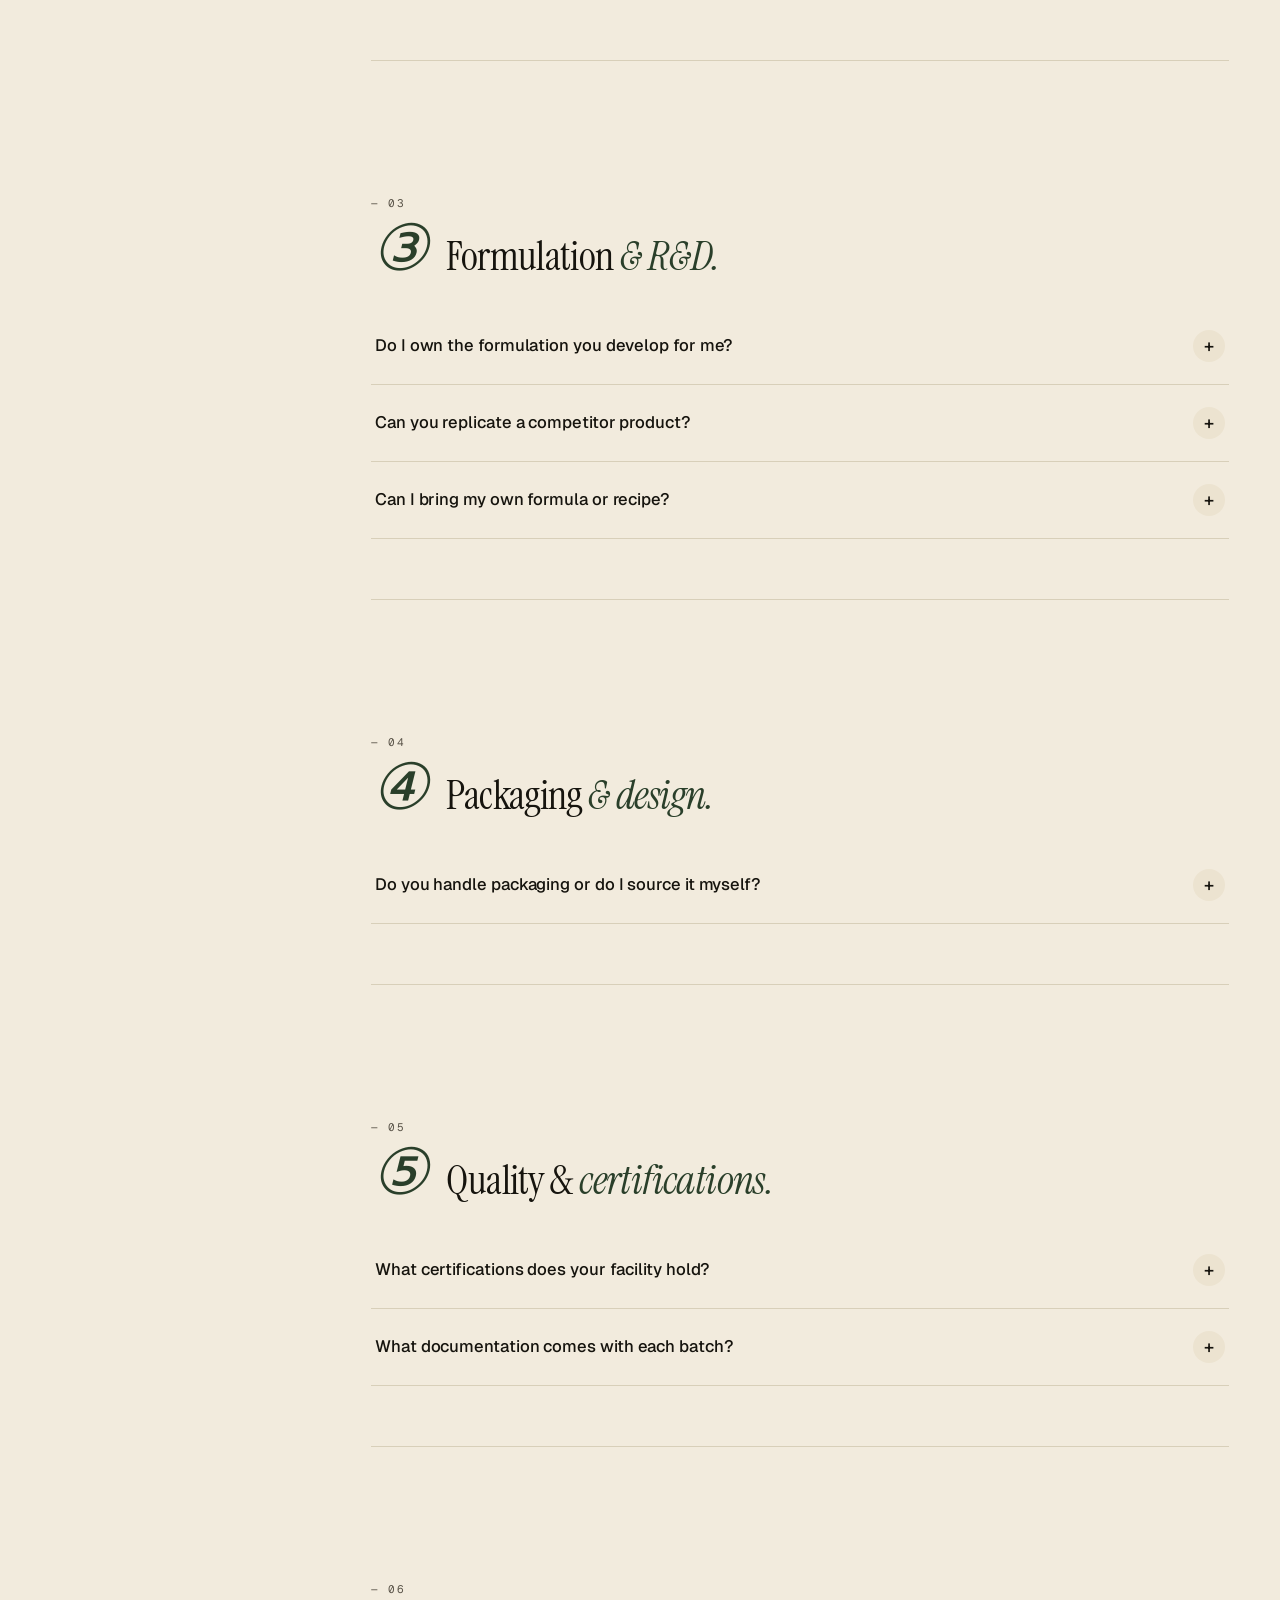
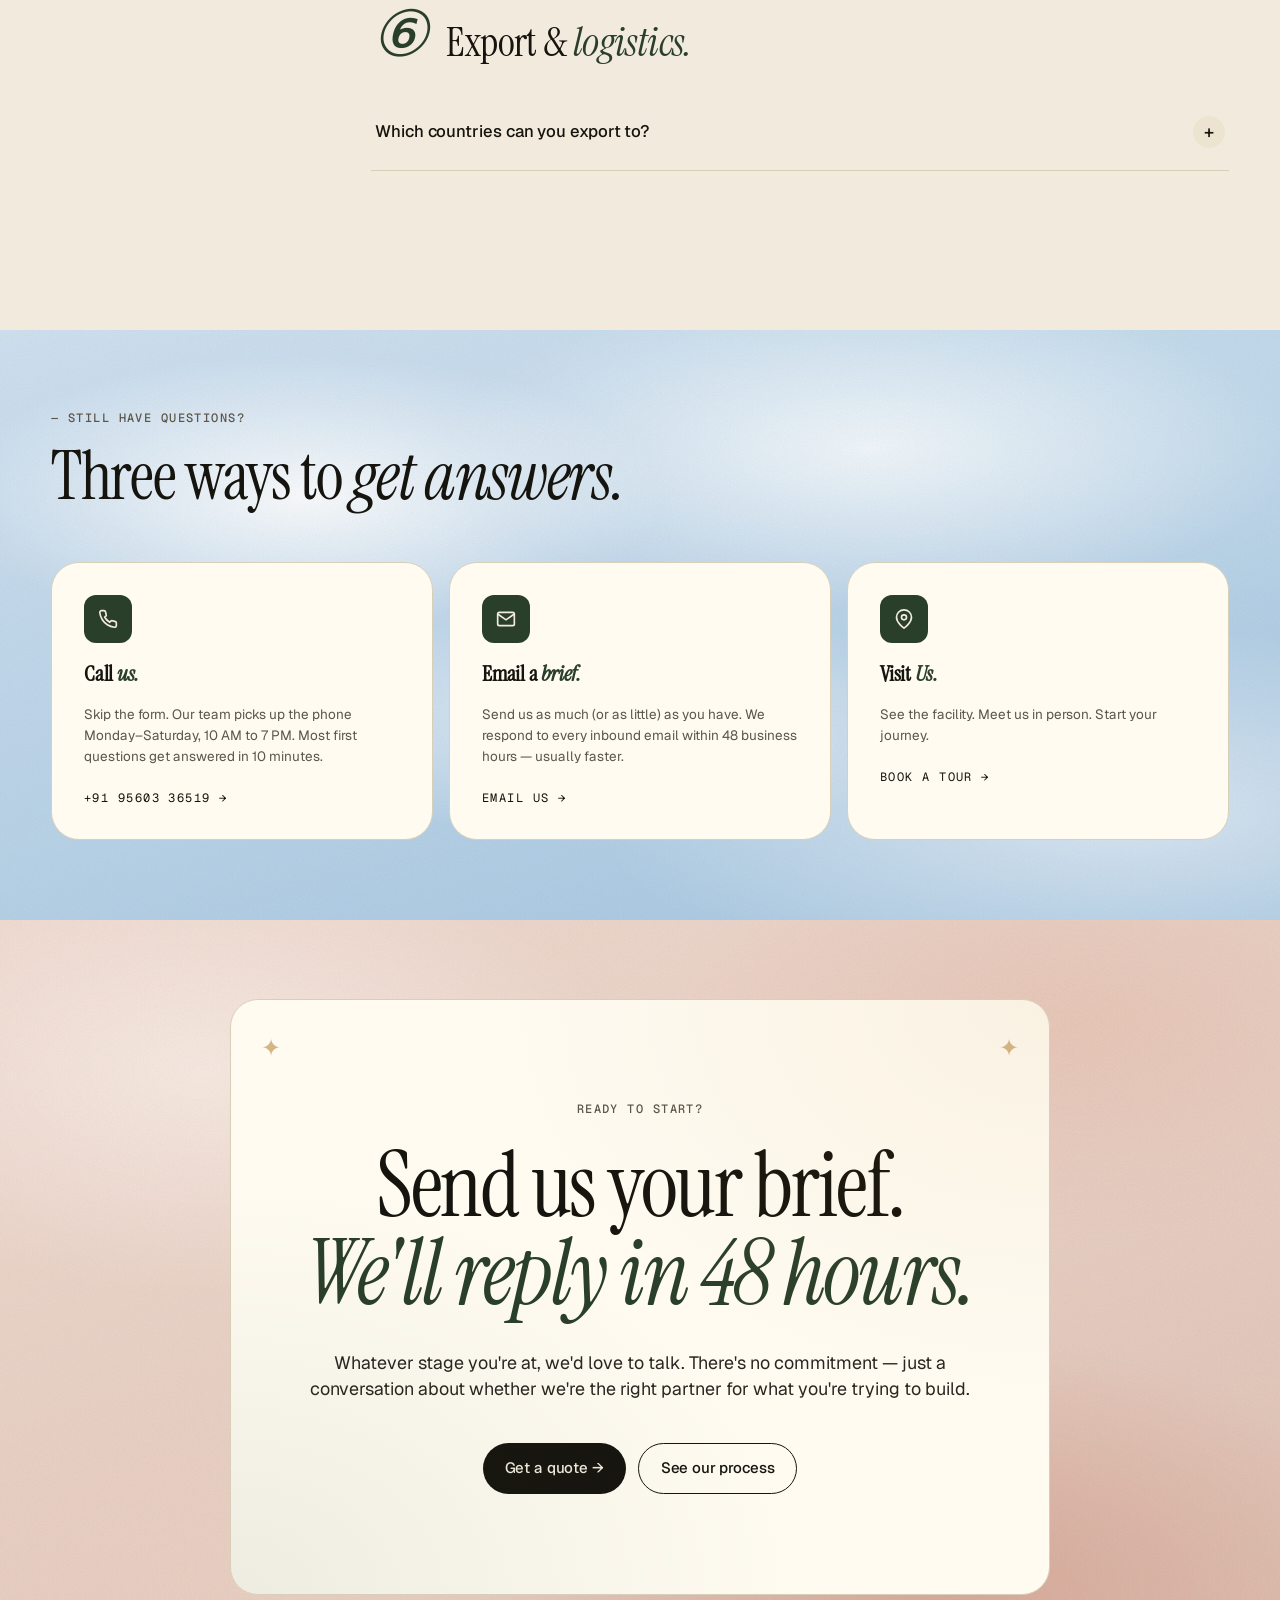
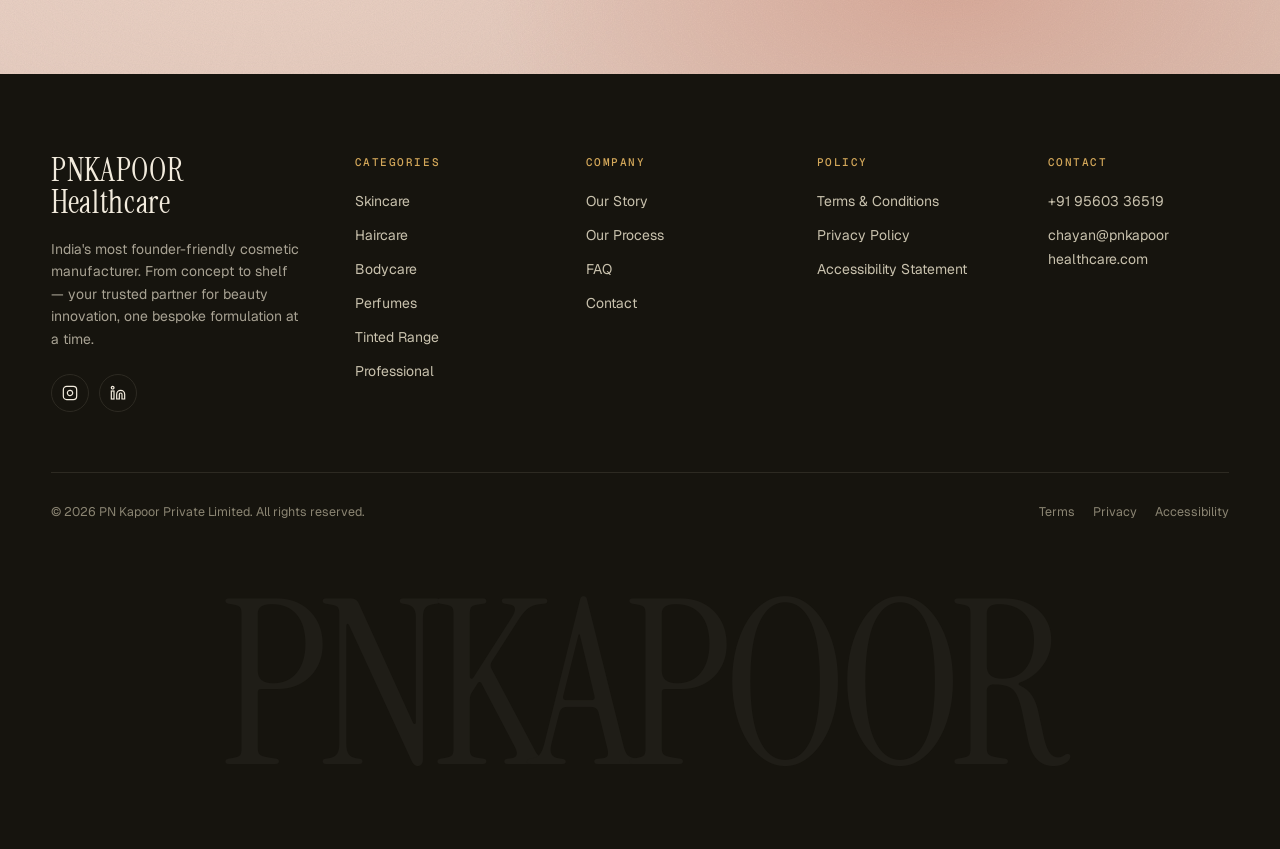
<file: faq.html>
<!DOCTYPE html>
<html lang="en">
<head>
<meta charset="UTF-8" />
<meta name="viewport" content="width=device-width, initial-scale=1.0" />
<title>FAQ — PN Kapoor Healthcare</title>
<meta name="description" content="Answers to the questions founders ask us most often — about MOQ, formulation, packaging, certifications, export, partnership terms, and more." />
<link rel="icon" href="favicon.svg" type="image/svg+xml">
<meta property="og:type" content="website">
<meta property="og:site_name" content="PN Kapoor Healthcare">
<meta property="og:title" content="FAQ — PN Kapoor Healthcare">
<meta property="og:description" content="Answers to the questions founders ask us most often — about MOQ, formulation, packaging, certifications, export, partnership terms, and more.">
<meta property="og:image" content="images/hero-shelf-amber.jpg">
<meta name="twitter:card" content="summary_large_image">
<meta name="twitter:title" content="FAQ — PN Kapoor Healthcare">
<meta name="twitter:description" content="Answers to the questions founders ask us most often — about MOQ, formulation, packaging, certifications, export, partnership terms, and more.">
<link rel="preconnect" href="https://fonts.googleapis.com">
<link rel="preconnect" href="https://fonts.gstatic.com" crossorigin>
<link href="https://fonts.googleapis.com/css2?family=Instrument+Serif:ital@0;1&family=Geist:wght@300;400;500;600;700&family=Geist+Mono:wght@400;500&display=swap" rel="stylesheet">
<link rel="stylesheet" href="styles.css">

<style>
/* ===== FAQ page specific ===== */
.faq-layout {
  display: grid;
  grid-template-columns: 260px 1fr;
  gap: 60px;
  padding-top: 40px;
  padding-bottom: 80px;
}
.faq-sidenav {
  position: sticky;
  top: 100px;
  align-self: start;
  display: flex;
  flex-direction: column;
  gap: 2px;
  padding: 22px;
  background: var(--paper);
  border: 1px solid var(--line);
  border-radius: var(--radius);
}
.faq-sidenav h6 {
  font-family: var(--mono);
  font-size: 10.5px;
  letter-spacing: .14em;
  text-transform: uppercase;
  color: var(--ink-mute);
  margin-bottom: 14px;
  font-weight: 500;
}
.faq-sidenav a {
  font-size: 14px;
  padding: 10px 12px;
  border-radius: 8px;
  color: var(--ink-soft);
  transition: all .2s;
  display: flex;
  justify-content: space-between;
  align-items: center;
  gap: 10px;
}
.faq-sidenav a:hover { background: var(--cream-deep); color: var(--ink); }
.faq-sidenav a .count {
  font-family: var(--mono);
  font-size: 10px;
  color: var(--ink-faint);
}

.faq-group {
  padding-bottom: 60px;
  border-bottom: 1px solid var(--line);
  margin-bottom: 50px;
}
.faq-group:last-child { border-bottom: none; padding-bottom: 0; margin-bottom: 0; }
.faq-group-header {
  display: flex;
  align-items: baseline;
  gap: 20px;
  margin-bottom: 30px;
}
.faq-group-num {
  font-family: var(--display);
  font-size: clamp(48px, 5vw, 72px);
  line-height: 0.9;
  letter-spacing: -0.025em;
  color: var(--brass);
}
.faq-group-num .italic { color: var(--forest); }
.faq-group-title {
  font-family: var(--display);
  font-size: clamp(28px, 3.2vw, 42px);
  letter-spacing: -0.015em;
  line-height: 1.05;
}
.faq-group-title .italic { color: var(--forest); }
.faq-group-tag {
  display: inline-block;
  font-family: var(--mono);
  font-size: 11px;
  letter-spacing: .14em;
  text-transform: uppercase;
  color: var(--ink-mute);
  margin-bottom: 8px;
}

.faq-item {
  border-bottom: 1px solid var(--line);
}
.faq-item:first-child { border-top: 1px solid var(--line); }
.faq-q {
  width: 100%;
  display: flex;
  justify-content: space-between;
  align-items: center;
  gap: 24px;
  padding: 22px 4px;
  text-align: left;
  background: transparent;
  border: none;
  cursor: pointer;
  font-family: var(--body);
  font-size: clamp(16px, 1.3vw, 18px);
  font-weight: 500;
  color: var(--ink);
  letter-spacing: -0.005em;
  transition: color .2s;
  line-height: 1.4;
}
.faq-q:hover { color: var(--forest); }
.faq-icon {
  width: 32px;
  height: 32px;
  border-radius: 50%;
  background: var(--cream-deep);
  display: flex;
  align-items: center;
  justify-content: center;
  flex-shrink: 0;
  transition: all .25s;
  font-size: 18px;
  color: var(--ink);
}
.faq-item.open .faq-icon {
  background: var(--ink);
  color: var(--cream);
  transform: rotate(45deg);
}
.faq-a {
  max-height: 0;
  overflow: hidden;
  transition: max-height .35s ease, padding .35s ease;
  padding: 0 50px 0 4px;
}
.faq-item.open .faq-a {
  max-height: 800px;
  padding: 0 50px 26px 4px;
}
.faq-a p {
  font-size: 14.5px;
  color: var(--ink-soft);
  line-height: 1.65;
  margin-bottom: 12px;
}
.faq-a p:last-child { margin-bottom: 0; }
.faq-a ul {
  list-style: none;
  padding-left: 0;
  margin: 12px 0;
}
.faq-a ul li {
  font-size: 14.5px;
  color: var(--ink-soft);
  line-height: 1.65;
  padding-left: 22px;
  position: relative;
  margin-bottom: 8px;
}
.faq-a ul li::before {
  content: "→";
  position: absolute;
  left: 0;
  color: var(--forest);
  font-weight: 700;
}
.faq-a strong {
  color: var(--ink);
  font-weight: 600;
}

@media (max-width: 1000px) {
  .faq-layout { grid-template-columns: 1fr; gap: 30px; }
  .faq-sidenav {
    position: relative;
    top: 0;
    flex-direction: row;
    flex-wrap: wrap;
    gap: 6px;
  }
  .faq-sidenav h6 { flex-basis: 100%; }
}

/* Still questions section */
.still-grid {
  display: grid;
  grid-template-columns: repeat(3, 1fr);
  gap: 16px;
  margin-top: 50px;
}
.still-card {
  padding: 32px;
  background: var(--paper);
  border: 1px solid var(--line);
  border-radius: var(--radius-lg);
  text-align: left;
  display: flex;
  flex-direction: column;
  gap: 14px;
}
.still-card .icon {
  width: 48px;
  height: 48px;
  border-radius: 12px;
  background: var(--forest);
  color: var(--cream);
  display: flex;
  align-items: center;
  justify-content: center;
}
.still-card h4 { font-family: var(--display); font-size: 22px; letter-spacing: -0.01em; }
.still-card h4 .italic { color: var(--forest); }
.still-card p { font-size: 13.5px; color: var(--ink-mute); line-height: 1.55; }
.still-card a {
  margin-top: 8px;
  font-family: var(--mono);
  font-size: 12px;
  letter-spacing: .12em;
  text-transform: uppercase;
  color: var(--ink);
  display: flex;
  align-items: center;
  gap: 8px;
  transition: gap .2s;
}
.still-card a:hover { gap: 12px; }

@media (max-width: 900px) {
  .still-grid { grid-template-columns: 1fr; }
}

/* ---- mobile ---- */
@media (max-width: 700px) {
  .faq-sidenav { display: none; }
  .faq-layout { grid-template-columns: 1fr; }
}
@media (max-width: 480px) {
  .faq-group-num { font-size: clamp(34px, 11vw, 48px); }
  .faq-group-title { font-size: clamp(22px, 6vw, 28px); }
  .faq-group-header { flex-direction: column; gap: 6px; align-items: flex-start; }
  .faq-q { gap: 12px; padding: 18px 2px; }
  .faq-a { padding: 0 14px 0 2px; }
  .faq-item.open .faq-a { padding: 0 14px 22px 2px; }
  .still-card { padding: 22px; }
}
</style>
</head>
<body>

<!-- NAV -->
<div class="nav-wrap" id="navWrap">
  <nav class="nav">
    <a href="index.html" class="brand">
      <span class="brand-name">PNKAPOOR Healthcare</span>
    </a>
    <div class="nav-links">
      <a href="categories.html">Categories</a>
      <a href="process.html">Process</a>
      <a href="formulation-finder.html">Formulation Finder</a>
      <a href="about.html">About</a>
      <a href="faq.html" class="active">FAQ</a>
    </div>
    <div class="nav-cta">
      <a href="index.html#contact" class="btn btn-ghost">Book a Tour</a>
      <a href="index.html#contact" class="btn btn-primary">Get a Quote
        <svg width="14" height="14" viewBox="0 0 24 24" fill="none" stroke="currentColor" stroke-width="2.5"><line x1="5" y1="12" x2="19" y2="12"/><polyline points="12 5 19 12 12 19"/></svg>
      </a>
    </div>
  </nav>
</div>

<!-- HERO -->
<section class="page-hero">
  <div class="page-hero-grain"></div>
  <div class="container page-hero-inner">
    <div class="crumb">
      <a href="index.html">Home</a>
      <span class="sep">/</span>
      <span class="current">FAQ</span>
    </div>
    <h1 class="h-display">Founder questions.<br><span class="italic">Honest answers.</span></h1>
    <p class="lede" style="margin-top:32px; max-width: 64ch">
      The questions we hear most often — about MOQ, pricing, formulation, packaging, certifications, export, and how a partnership actually works. If your question isn't here, scroll to the bottom — we'll answer it directly.
    </p>
  </div>
</section>

<!-- FAQ LAYOUT -->
<section class="sec-cream">
  <div class="container">
    <div class="faq-layout">

      <!-- Side nav -->
      <aside class="faq-sidenav">
        <h6>Jump to topic</h6>
        <a href="#start"><span>Getting Started</span><span class="count">2</span></a>
        <a href="#moq"><span>MOQ &amp; Pricing</span><span class="count">3</span></a>
        <a href="#rd"><span>Formulation &amp; R&amp;D</span><span class="count">3</span></a>
        <a href="#pack"><span>Packaging &amp; Design</span><span class="count">1</span></a>
        <a href="#quality"><span>Quality &amp; Certifications</span><span class="count">2</span></a>
        <a href="#export"><span>Export &amp; Logistics</span><span class="count">1</span></a>
      </aside>

      <!-- FAQ groups -->
      <main>

        <!-- ════ GETTING STARTED ════ -->
        <section class="faq-group" id="start">
          <div class="faq-group-tag">— 01</div>
          <div class="faq-group-header">
            <div class="faq-group-num"><span class="italic">①</span></div>
            <h2 class="faq-group-title">Getting <span class="italic">started.</span></h2>
          </div>

          <div class="faq-item">
            <button class="faq-q">I have an idea but no brand yet — can we still talk? <span class="faq-icon">+</span></button>
            <div class="faq-a">
              <p>Yes. Roughly 60% of our active brands started conversations with us before incorporating their company. We don't need a registered business, a logo, or a deck. We need a rough idea of the product, a directional budget, and a timeline.</p>
              <p>The first call is always free, and we sign an NDA before any technical specifics get discussed.</p>
            </div>
          </div>

          <div class="faq-item">
            <button class="faq-q">What does a typical first conversation look like? <span class="faq-icon">+</span></button>
            <div class="faq-a">
              <p>A 30–60 minute discovery call — usually on Zoom. We'll cover:</p>
              <ul>
                <li>Category and product type you're imagining</li>
                <li>Target customer and positioning</li>
                <li>Reference products (competitors you want to beat or learn from)</li>
                <li>Budget range and target retail price</li>
                <li>Launch timeline and channel strategy</li>
              </ul>
              <p>You don't need to have polished answers — we'll extract what we need by asking the right questions.</p>
            </div>
          </div>

          

          

          
        </section>

        <!-- ════ MOQ & PRICING ════ -->
        <section class="faq-group" id="moq">
          <div class="faq-group-tag">— 02</div>
          <div class="faq-group-header">
            <div class="faq-group-num"><span class="italic">②</span></div>
            <h2 class="faq-group-title">MOQ &amp; <span class="italic">pricing.</span></h2>
          </div>

          <div class="faq-item">
            <button class="faq-q">What's the actual minimum order quantity? <span class="faq-icon">+</span></button>
            <div class="faq-a">
              <p><strong>1000 units per SKU</strong> for most categories — including skincare, haircare, bodycare, body mists, and tinted range. This is 5× lower than the typical industry standard of 5,000 units.</p>
            </div>
          </div>

          <div class="faq-item">
            <button class="faq-q">Can you give me a price estimate before we start? <span class="faq-icon">+</span></button>
            <div class="faq-a">
              <p>Yes. After our first call, you'll get an indicative cost sheet within 5 business days. It includes formulation cost per unit, packaging cost estimates (based on the format you choose), plus a directional total for your batch size.</p>
              <p>Final pricing locks in after the formula is approved and packaging vendors are confirmed — typically by Week 7 of the process.</p>
            </div>
          </div>

          

          <div class="faq-item">
            <button class="faq-q">What's the payment structure? <span class="faq-icon">+</span></button>
            <div class="faq-a">
              <p>Standard split is:</p>
              <ul>
                <li><strong>70% advance</strong> after the product approval</li>
                <li><strong>30% balance</strong> before dispatch</li>
              </ul>
            </div>
          </div>

        </section>

        <!-- ════ FORMULATION & R&D ════ -->
        <section class="faq-group" id="rd">
          <div class="faq-group-tag">— 03</div>
          <div class="faq-group-header">
            <div class="faq-group-num"><span class="italic">③</span></div>
            <h2 class="faq-group-title">Formulation <span class="italic">&amp; R&amp;D.</span></h2>
          </div>

          <div class="faq-item">
            <button class="faq-q">Do I own the formulation you develop for me? <span class="faq-icon">+</span></button>
            <div class="faq-a">
              <p>You can buy the formulation IP from us (if required). We don't reuse your formula for other clients, and if you ever leave us, we'll hand over the complete formulation document to your next manufacturer, once the IP is bought by you.</p>
              <p>This is different from our base formulations (in the Formulation Finder), which are starting points anyone can customize. The distinction is clearly noted in your contract.</p>
            </div>
          </div>

          <div class="faq-item">
            <button class="faq-q">Can you replicate a competitor product? <span class="faq-icon">+</span></button>
            <div class="faq-a">
              <p>We can match the texture, scent, and overall experience of a reference product — and usually improve on the active ingredient profile. We don't reverse-engineer patented formulations or violate IP.</p>
              <p>The cleanest way is to bring us a sample of what you like, tell us specifically what you'd change (lighter texture? higher actives? cleaner ingredient list?), and we'll develop a "better" version.</p>
            </div>
          </div>

          

          <div class="faq-item">
            <button class="faq-q">Can I bring my own formula or recipe? <span class="faq-icon">+</span></button>
            <div class="faq-a">
              <p>Yes — this is our Contract Manufacturing service. You bring the formula (either as a finished spec or as a reference recipe), and we adapt it for scale manufacturing in our facility.</p>
              <p>We'll run stability testing on your formula, suggest manufacturability improvements (some lab formulas don't scale cleanly), and produce per your spec. Your formula stays your IP throughout.</p>
            </div>
          </div>

          
        </section>

        <!-- ════ PACKAGING ════ -->
        <section class="faq-group" id="pack">
          <div class="faq-group-tag">— 04</div>
          <div class="faq-group-header">
            <div class="faq-group-num"><span class="italic">④</span></div>
            <h2 class="faq-group-title">Packaging <span class="italic">&amp; design.</span></h2>
          </div>

          <div class="faq-item">
            <button class="faq-q">Do you handle packaging or do I source it myself? <span class="faq-icon">+</span></button>
            <div class="faq-a">
              <p>Both options work. Most founders use our pre-vetted vendor network — it's faster, the unit economics are better, and we've already tested compatibility with our formulations.</p>
              <p>If you want fully custom packaging (your own moulds, special finishes), bring it to us. We'll need samples for compatibility testing, and the timeline extends by 2–4 weeks for first-time custom orders.</p>
            </div>
          </div>

          

          


          
        </section>

        <!-- ════ QUALITY & CERTIFICATIONS ════ -->
        <section class="faq-group" id="quality">
          <div class="faq-group-tag">— 05</div>
          <div class="faq-group-header">
            <div class="faq-group-num"><span class="italic">⑤</span></div>
            <h2 class="faq-group-title">Quality &amp; <span class="italic">certifications.</span></h2>
          </div>

          <div class="faq-item">
            <button class="faq-q">What certifications does your facility hold? <span class="faq-icon">+</span></button>
            <div class="faq-a">
              <p>Our facility holds:</p>
              <ul>
                <li><strong>FDA</strong> Compliant</li>
                <li><strong>ISO</strong> — Good Manufacturing Practices for Cosmetics</li>
                <li><strong>GMP</strong> — Schedule M compliant</li>
                <li><strong>HALAL</strong> — for Middle East and Southeast Asia export</li>
              </ul>
            </div>
          </div>

          <div class="faq-item">
            <button class="faq-q">What documentation comes with each batch? <span class="faq-icon">+</span></button>
            <div class="faq-a">
              <p>Every shipment includes:</p>
              <ul>
                <li>Certificate of Analysis (COA)</li>
                <li>Basic Stability testing report (for new formulations)</li>
                <li>Material Safety Data Sheet (MSDS), on request</li>
                <li>Free Sale Certificate (for export), on request</li>
                <li>Complete ingredient declaration (INCI list)</li>
                <li>Batch manufacturing record, on request</li>
              </ul>
              <p>This is the documentation that holds up under marketplace audits (Amazon, Sephora, Boots etc.), retail compliance checks, and customs clearance.</p>
            </div>
          </div>

          

          

          
        </section>

        <!-- ════ EXPORT & LOGISTICS ════ -->
        <section class="faq-group" id="export">
          <div class="faq-group-tag">— 06</div>
          <div class="faq-group-header">
            <div class="faq-group-num"><span class="italic">⑥</span></div>
            <h2 class="faq-group-title">Export &amp; <span class="italic">logistics.</span></h2>
          </div>

          <div class="faq-item">
            <button class="faq-q">Which countries can you export to? <span class="faq-icon">+</span></button>
            <div class="faq-a">
              <p>We can export to multiple countries, including:</p>
              <ul>
                <li><strong>North America:</strong> US, Canada</li>
                <li><strong>Europe:</strong> UK, Germany, France, Netherlands, Italy, Spain</li>
                <li><strong>Middle East:</strong> UAE, Saudi Arabia, Qatar, Kuwait, Oman, Bahrain</li>
                <li><strong>Asia-Pacific:</strong> Singapore, Malaysia, Indonesia, Philippines, Australia, New Zealand, Japan</li>
                <li><strong>Africa:</strong> South Africa, Kenya, Nigeria, Egypt, Mauritius</li>
              </ul>
              <p>Different regions have different ingredient compliance requirements (EU, US, GCC, ASEAN). We adjust formulations to meet each region's INCI rules.</p>
            </div>
          </div>


          

          

          
        </section>

              </main>
    </div>
  </div>
</section>

<!-- STILL HAVE QUESTIONS -->
<section class="still-section sec-cloud-blue">
  <div class="container">
    <div class="section-head">
      <div class="eyebrow">— Still have questions?</div>
      <h2 class="h1" style="margin-top:14px">
        Three ways to <span class="italic">get answers.</span>
      </h2>
    </div>

    <div class="still-grid">
      <div class="still-card">
        <div class="icon">
          <svg width="20" height="20" viewBox="0 0 24 24" fill="none" stroke="currentColor" stroke-width="2"><path d="M22 16.92v3a2 2 0 0 1-2.18 2 19.79 19.79 0 0 1-8.63-3.07 19.5 19.5 0 0 1-6-6 19.79 19.79 0 0 1-3.07-8.67A2 2 0 0 1 4.11 2h3a2 2 0 0 1 2 1.72 12.84 12.84 0 0 0 .7 2.81 2 2 0 0 1-.45 2.11L8.09 9.91a16 16 0 0 0 6 6l1.27-1.27a2 2 0 0 1 2.11-.45 12.84 12.84 0 0 0 2.81.7A2 2 0 0 1 22 16.92z"/></svg>
        </div>
        <h4>Call <span class="italic">us.</span></h4>
        <p>Skip the form. Our team picks up the phone Monday–Saturday, 10 AM to 7 PM. Most first questions get answered in 10 minutes.</p>
        <a href="tel:+919560336519">+91 95603 36519 →</a>
      </div>
      <div class="still-card">
        <div class="icon">
          <svg width="20" height="20" viewBox="0 0 24 24" fill="none" stroke="currentColor" stroke-width="2"><path d="M4 4h16c1.1 0 2 .9 2 2v12c0 1.1-.9 2-2 2H4c-1.1 0-2-.9-2-2V6c0-1.1.9-2 2-2z"/><polyline points="22,6 12,13 2,6"/></svg>
        </div>
        <h4>Email a <span class="italic">brief.</span></h4>
        <p>Send us as much (or as little) as you have. We respond to every inbound email within 48 business hours — usually faster.</p>
        <a href="mailto:chayan@pnkapoorhealthcare.com">Email us →</a>
      </div>
      <div class="still-card">
        <div class="icon">
          <svg width="20" height="20" viewBox="0 0 24 24" fill="none" stroke="currentColor" stroke-width="2"><path d="M21 10c0 7-9 13-9 13s-9-6-9-13a9 9 0 0 1 18 0z"/><circle cx="12" cy="10" r="3"/></svg>
        </div>
        <h4>Visit <span class="italic">Us.</span></h4>
        <p>See the facility. Meet us in person. Start your journey.</p>
        <a href="index.html#contact">Book a tour →</a>
      </div>
    </div>
  </div>
</section>

<!-- FINAL CTA -->
<section class="final-cta sec-cloud-clay">
  <div class="container">
    <div class="final-cta-inner">
      <div class="final-cta-bg"></div>
      <span class="final-cta-decoration left">✦</span>
      <span class="final-cta-decoration">✦</span>
      <div class="eyebrow">Ready to start?</div>
      <h2 class="h-display" style="margin-top:24px">
        Send us your brief.<br>
        <span class="italic">We'll reply in 48 hours.</span>
      </h2>
      <p class="lede" style="margin: 32px auto 0">
        Whatever stage you're at, we'd love to talk. There's no commitment — just a conversation about whether we're the right partner for what you're trying to build.
      </p>
      <div class="final-cta-actions">
        <a href="index.html#contact" class="btn btn-primary">Get a quote →</a>
        <a href="process.html" class="btn btn-ghost">See our process</a>
      </div>
    </div>
  </div>
</section>

<!-- FOOTER -->
<footer>
  <div class="container">
    <div class="ft-top">
      <div class="ft-brand-block">
        <div class="brand"><span class="brand-name">PNKAPOOR Healthcare</span></div>
        <p class="ft-tagline">India's most founder-friendly cosmetic manufacturer. From concept to shelf — your trusted partner for beauty innovation, one bespoke formulation at a time.</p>
        <div class="ft-socials">
          <a href="https://www.instagram.com/pnkapoor_health_care" target="_blank" class="ft-social"><svg width="16" height="16" viewBox="0 0 24 24" fill="none" stroke="currentColor" stroke-width="1.8"><rect x="2" y="2" width="20" height="20" rx="5"/><path d="M16 11.37A4 4 0 1 1 12.63 8 4 4 0 0 1 16 11.37z"/><line x1="17.5" y1="6.5" x2="17.51" y2="6.5"/></svg></a>
          <a href="https://www.linkedin.com/company/pnkapoorthirdpartymanufacturing/" target="_blank" class="ft-social"><svg width="16" height="16" viewBox="0 0 24 24" fill="none" stroke="currentColor" stroke-width="1.8"><path d="M16 8a6 6 0 0 1 6 6v7h-4v-7a2 2 0 0 0-4 0v7h-4v-7a6 6 0 0 1 6-6z"/><rect x="2" y="9" width="4" height="12"/><circle cx="4" cy="4" r="2"/></svg></a>
        </div>
      </div>
      <div class="ft-col"><h5>Categories</h5><ul>
        <li><a href="categories.html#skincare">Skincare</a></li><li><a href="categories.html#haircare">Haircare</a></li>
        <li><a href="categories.html#bodycare">Bodycare</a></li><li><a href="categories.html#perfume">Perfumes</a></li>
        <li><a href="categories.html#tinted">Tinted Range</a></li><li><a href="categories.html#professional">Professional</a></li>
      </ul></div>
      <div class="ft-col"><h5>Company</h5><ul>
        <li><a href="about.html">Our Story</a></li><li><a href="process.html">Our Process</a></li>
        <li><a href="faq.html">FAQ</a></li><li><a href="index.html#contact">Contact</a></li>
      </ul></div>
      <div class="ft-col"><h5>Policy</h5><ul>
        <li><a href="terms.html">Terms &amp; Conditions</a></li>
        <li><a href="privacy.html">Privacy Policy</a></li>
        <li><a href="accessibility.html">Accessibility Statement</a></li>
      </ul></div>
      <div class="ft-col"><h5>Contact</h5><ul>
        <li><a href="tel:+919560336519">+91 95603 36519</a></li>
        <li><a href="mailto:chayan@pnkapoorhealthcare.com">chayan@pnkapoor<br>healthcare.com</a></li>
      </ul></div>
    </div>
    <div class="ft-bottom"><span>© 2026 PN Kapoor Private Limited. All rights reserved.</span><div><a href="terms.html">Terms</a><a href="privacy.html">Privacy</a><a href="accessibility.html">Accessibility</a></div></div>
    <div class="ft-wordmark">PNKAPOOR</div>
  </div>
</footer>

<script>
const navWrap = document.getElementById('navWrap');
window.addEventListener('scroll', () => {
  if (window.scrollY > 20) navWrap.classList.add('scrolled');
  else navWrap.classList.remove('scrolled');
});

// FAQ accordion
document.querySelectorAll('.faq-q').forEach(q => {
  q.addEventListener('click', () => {
    const item = q.closest('.faq-item');
    item.classList.toggle('open');
  });
});
</script>
<script src="reveal.js"></script>

</body>
</html>
</file>
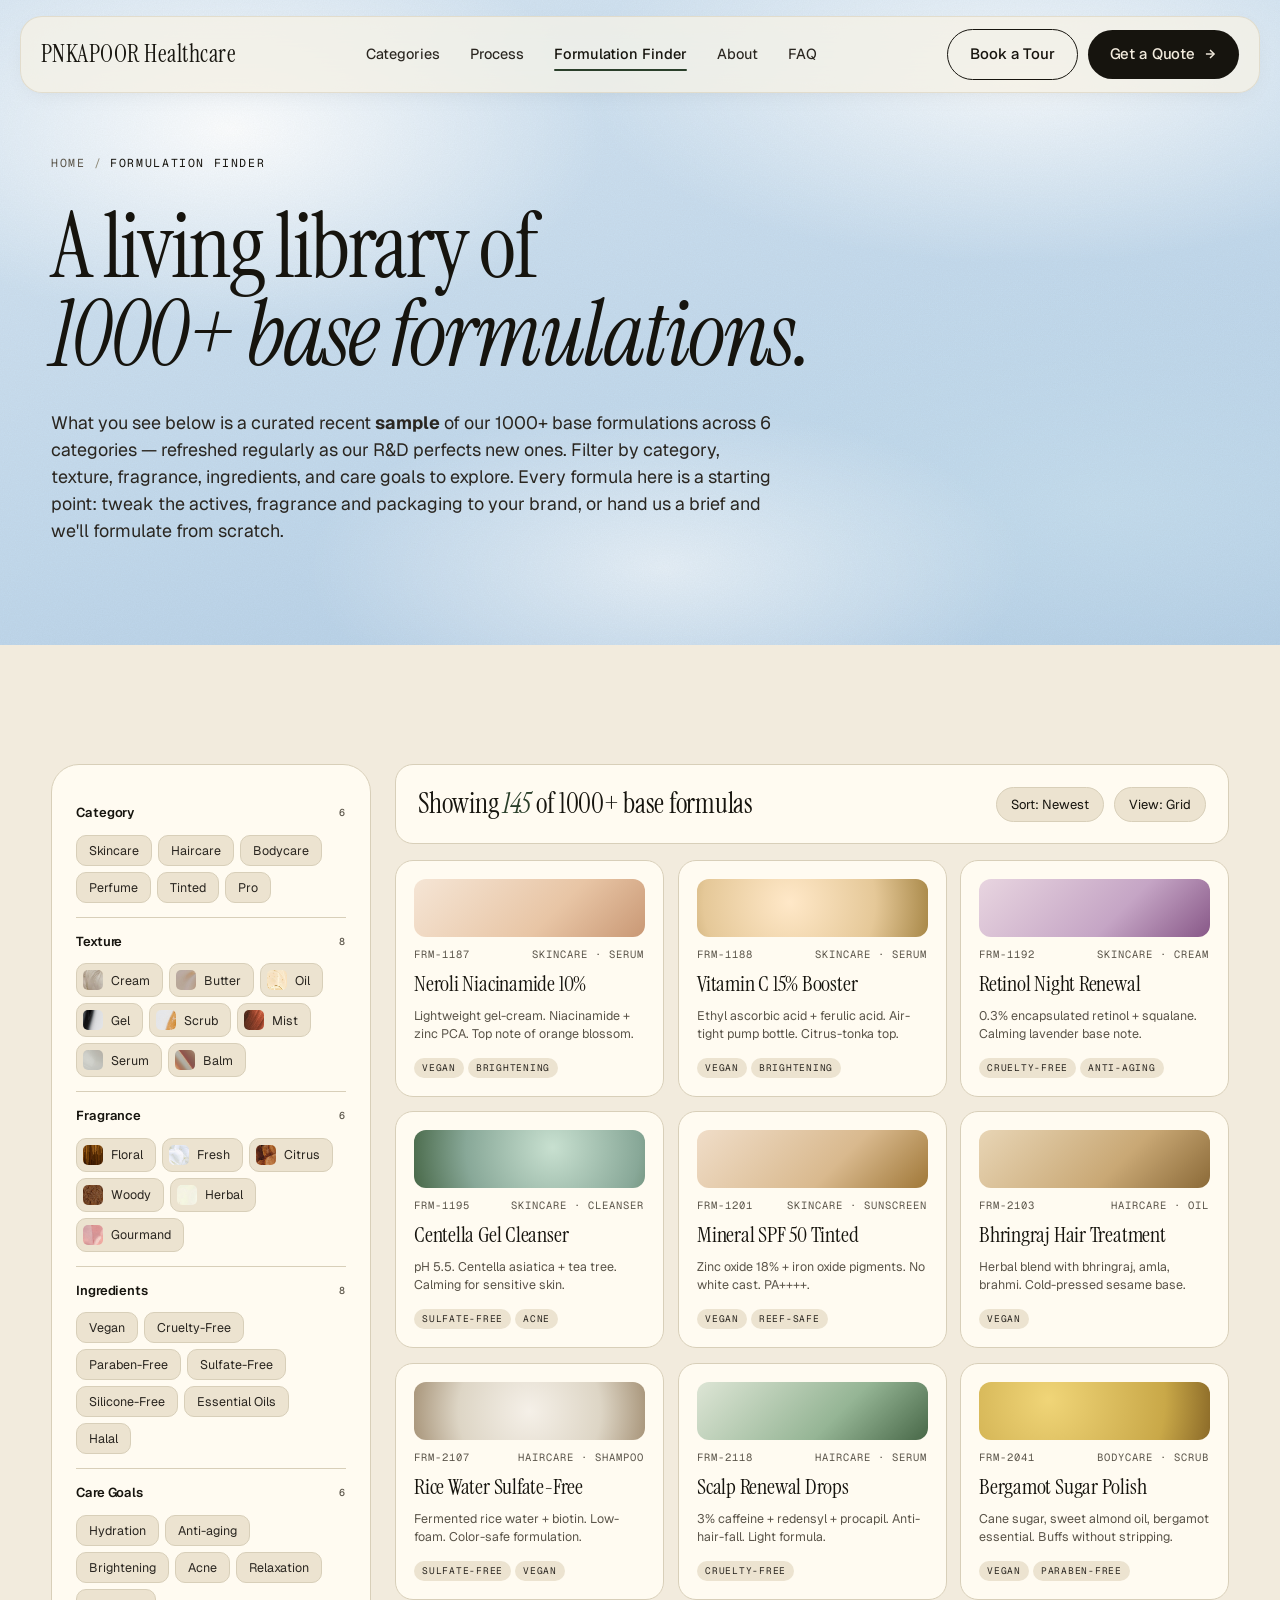
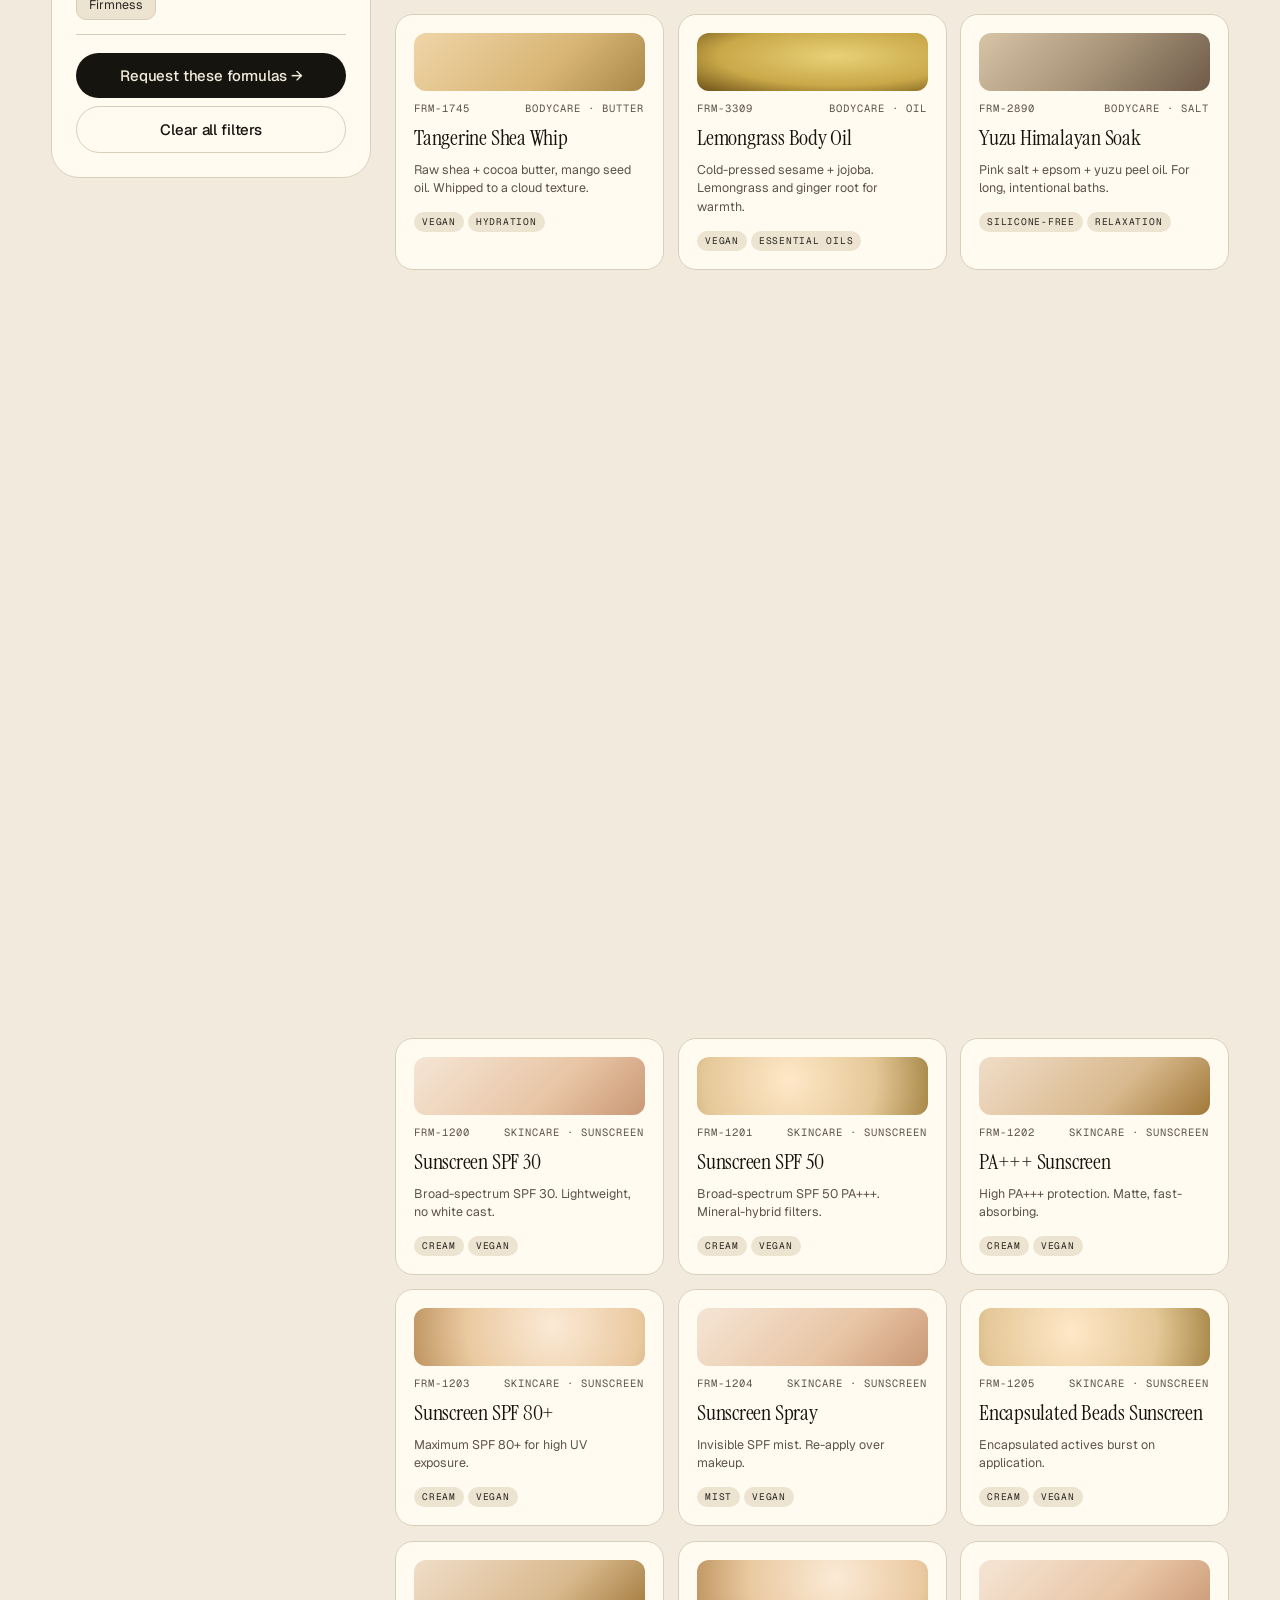
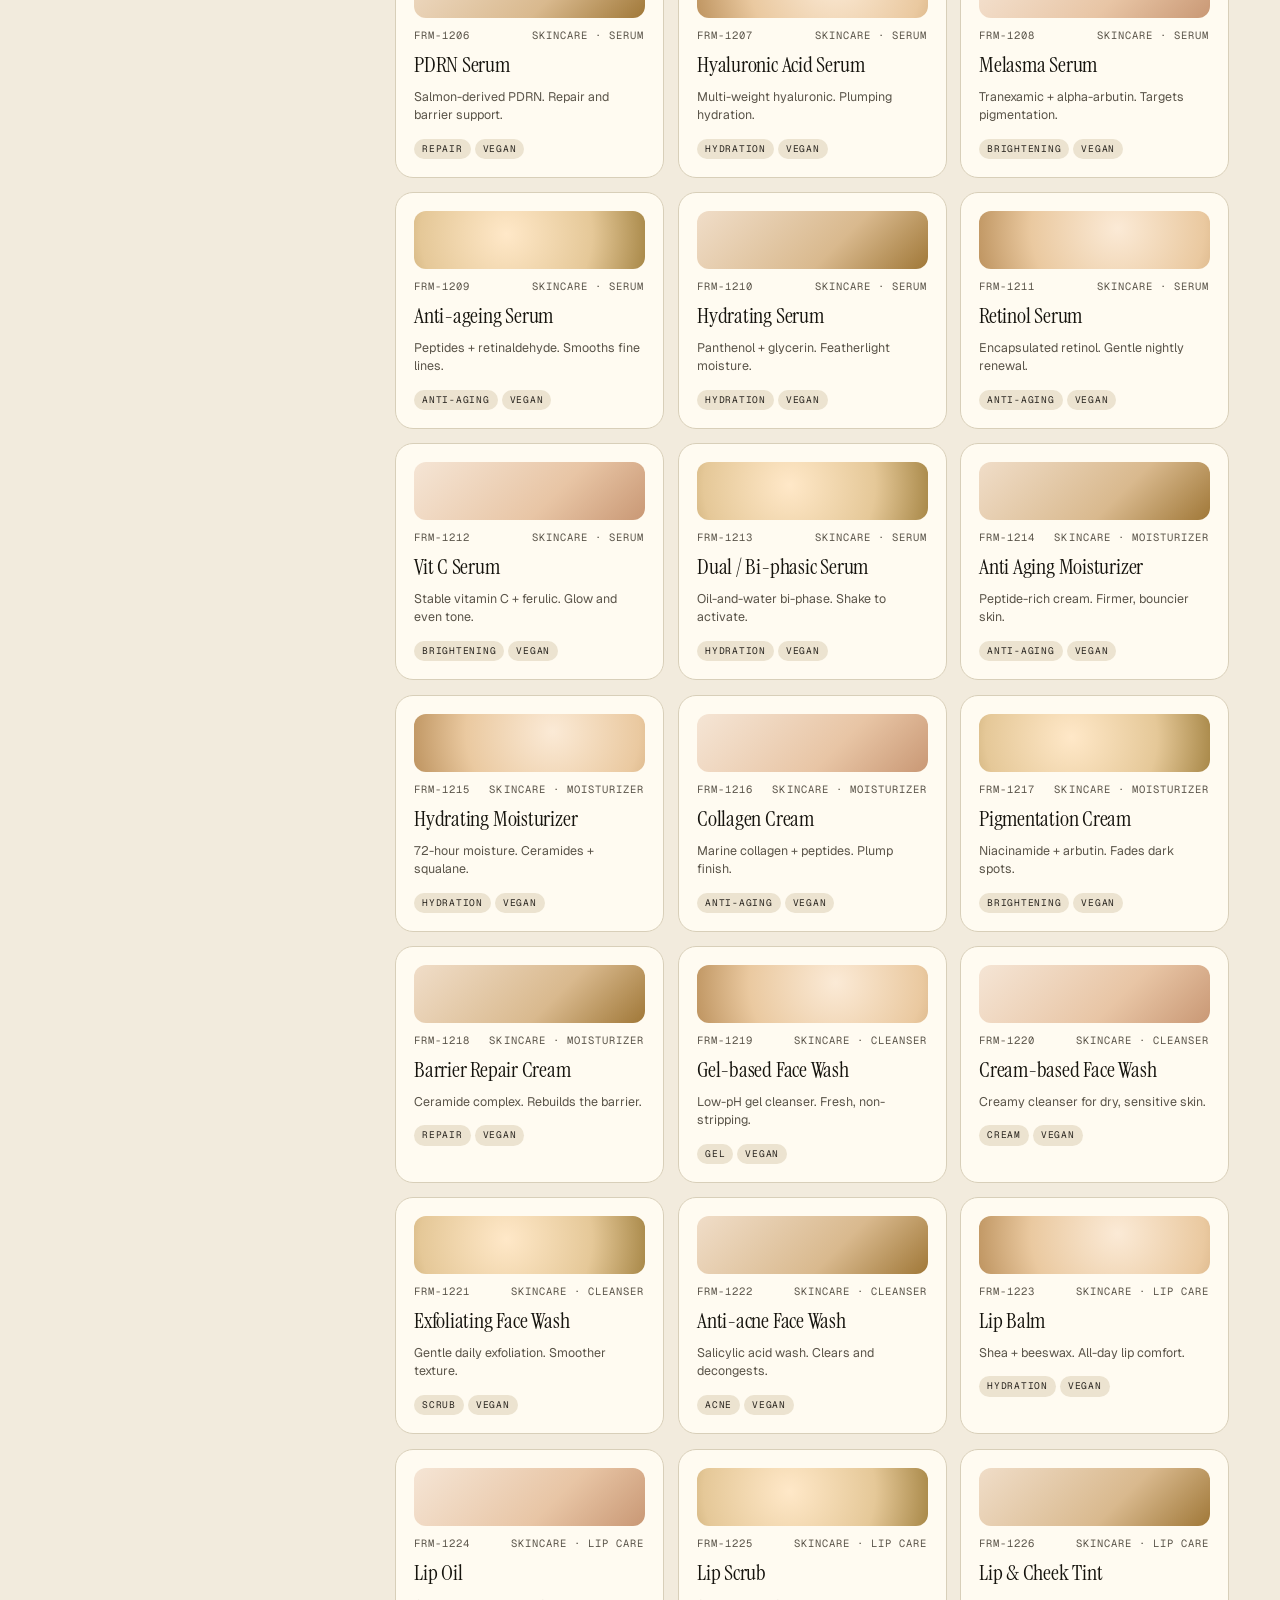
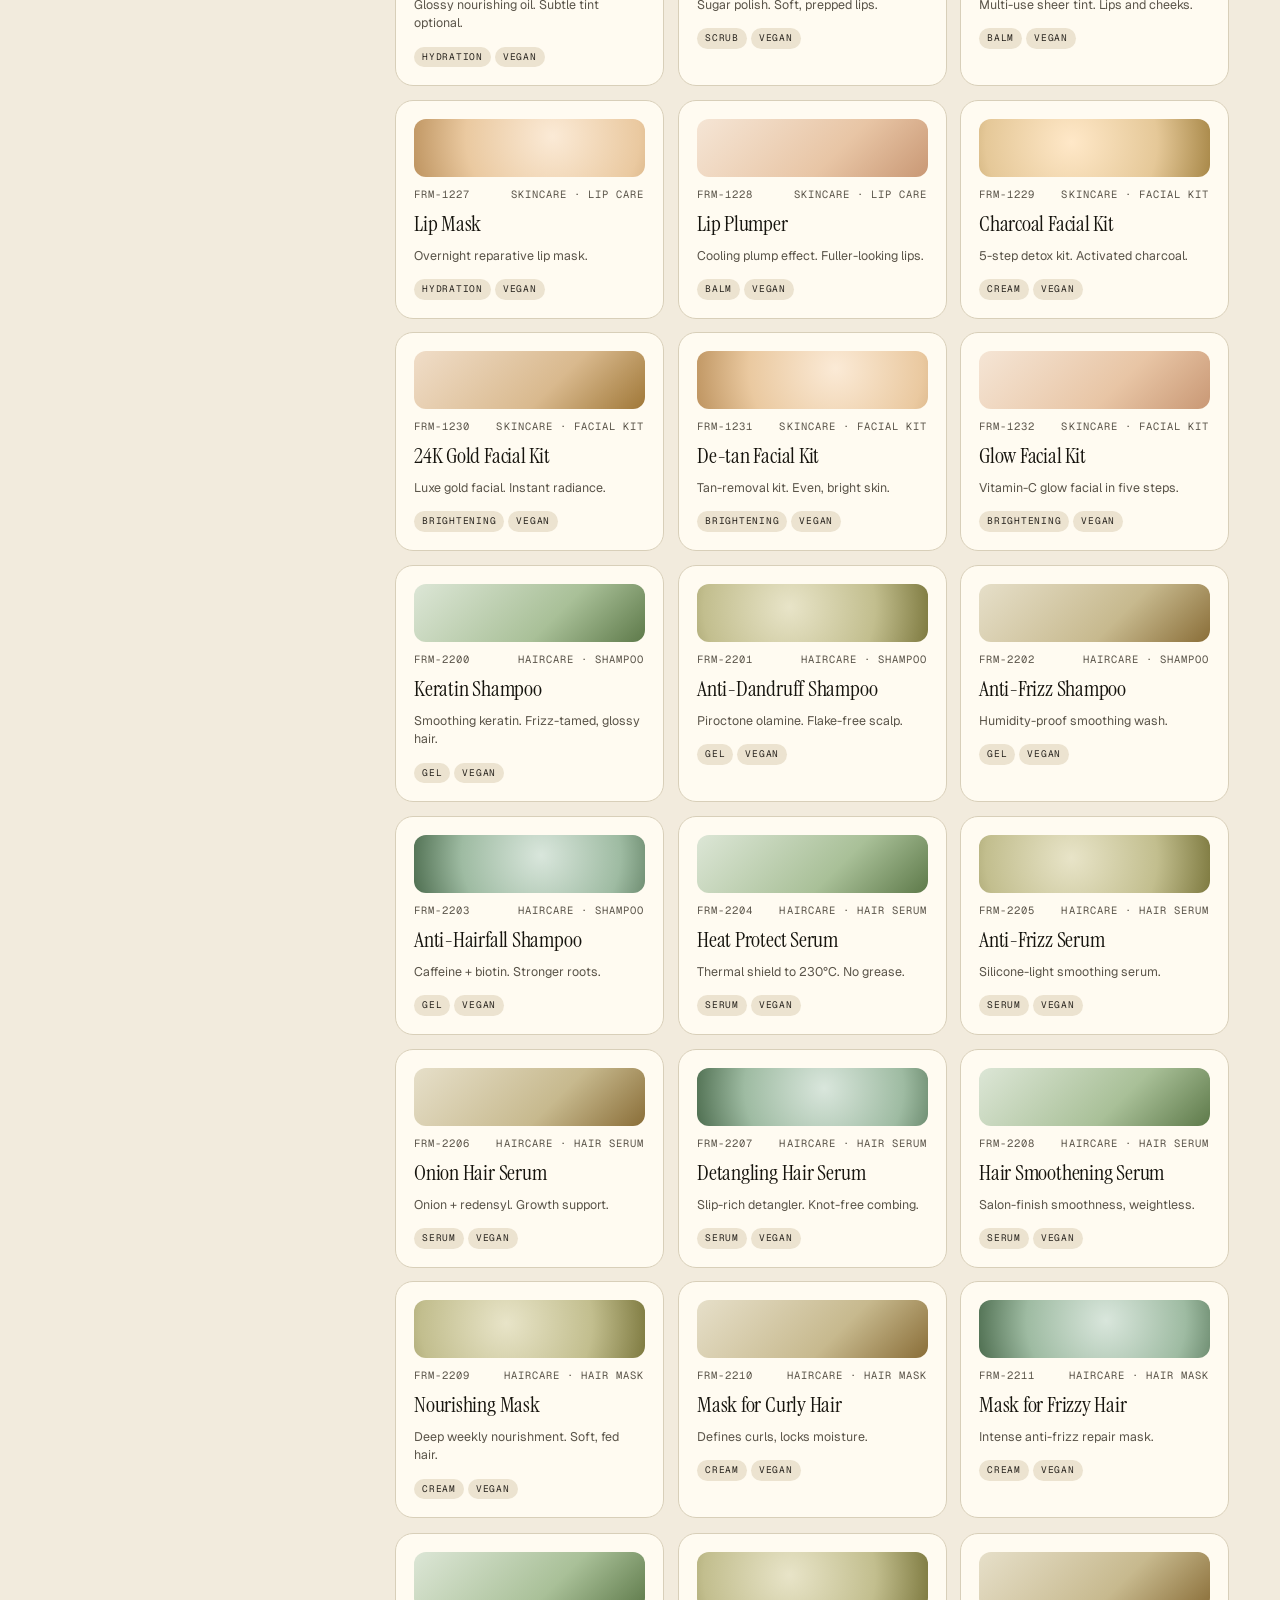
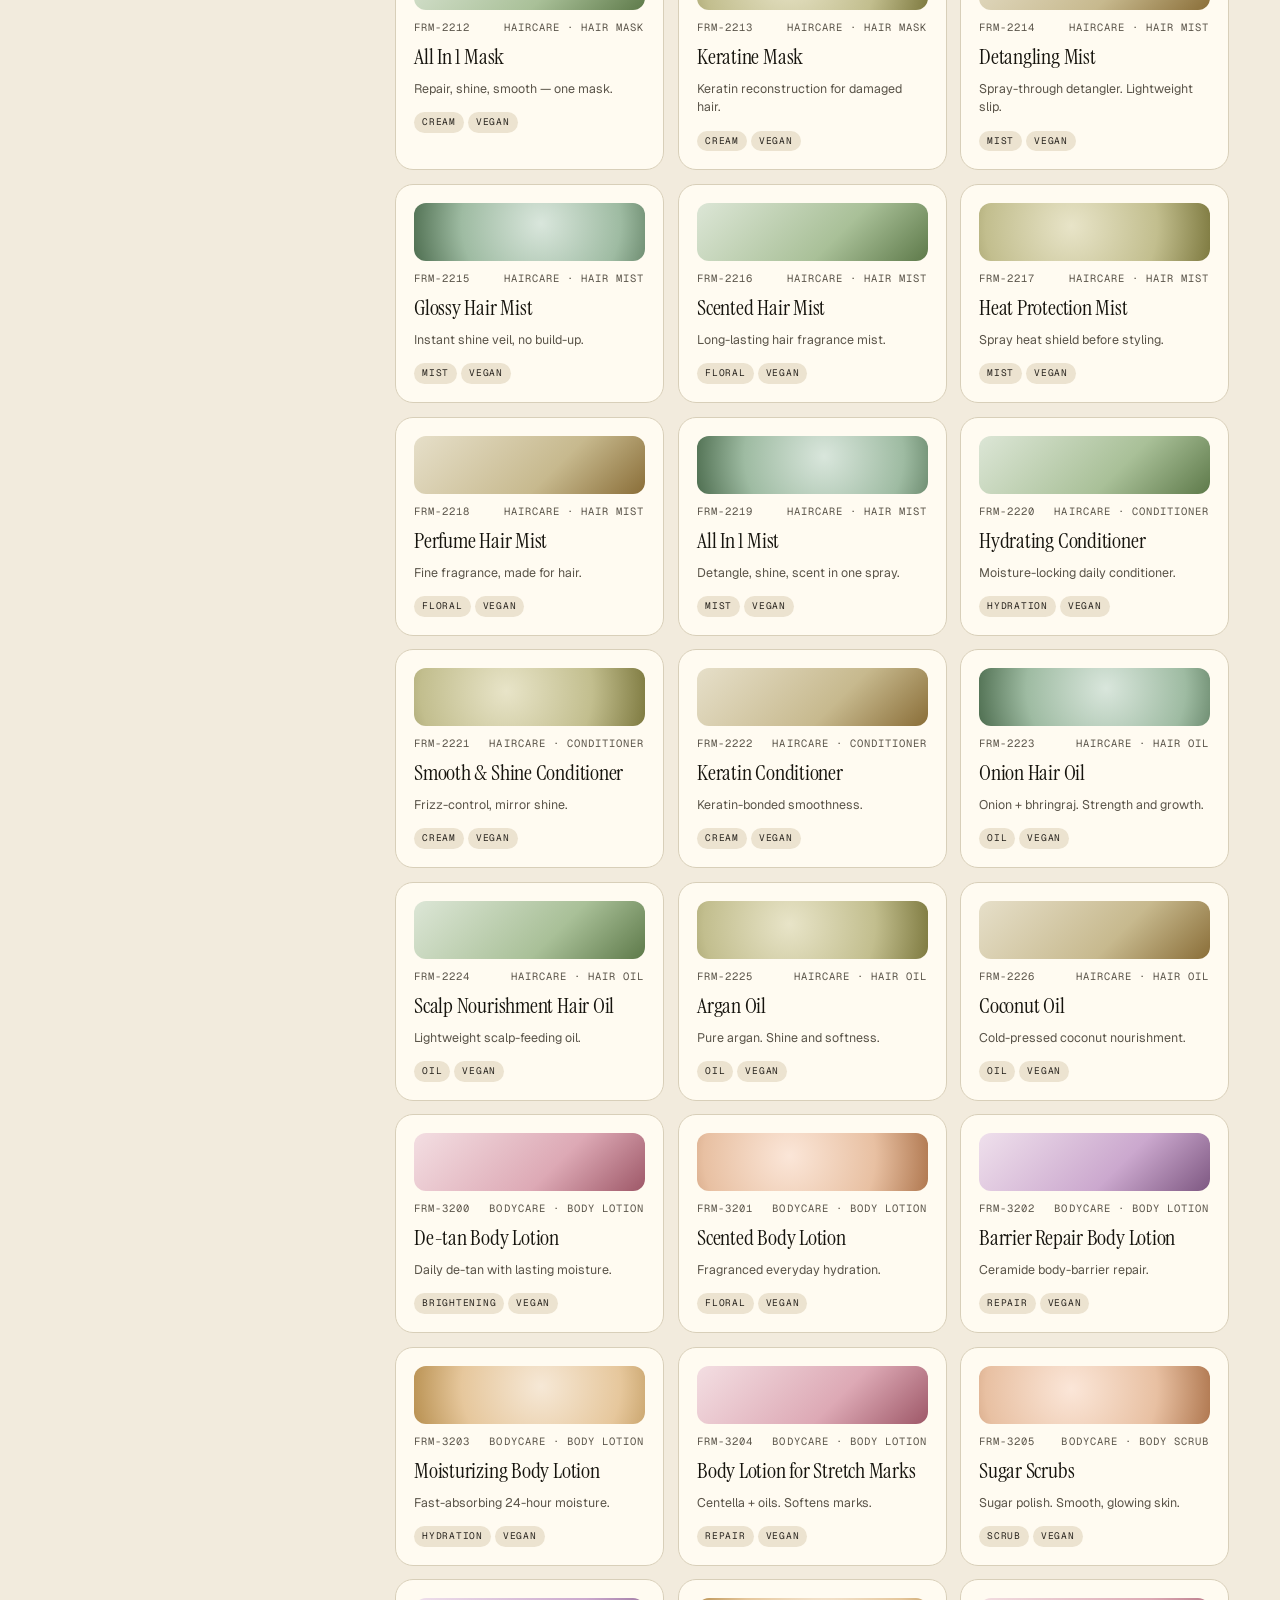
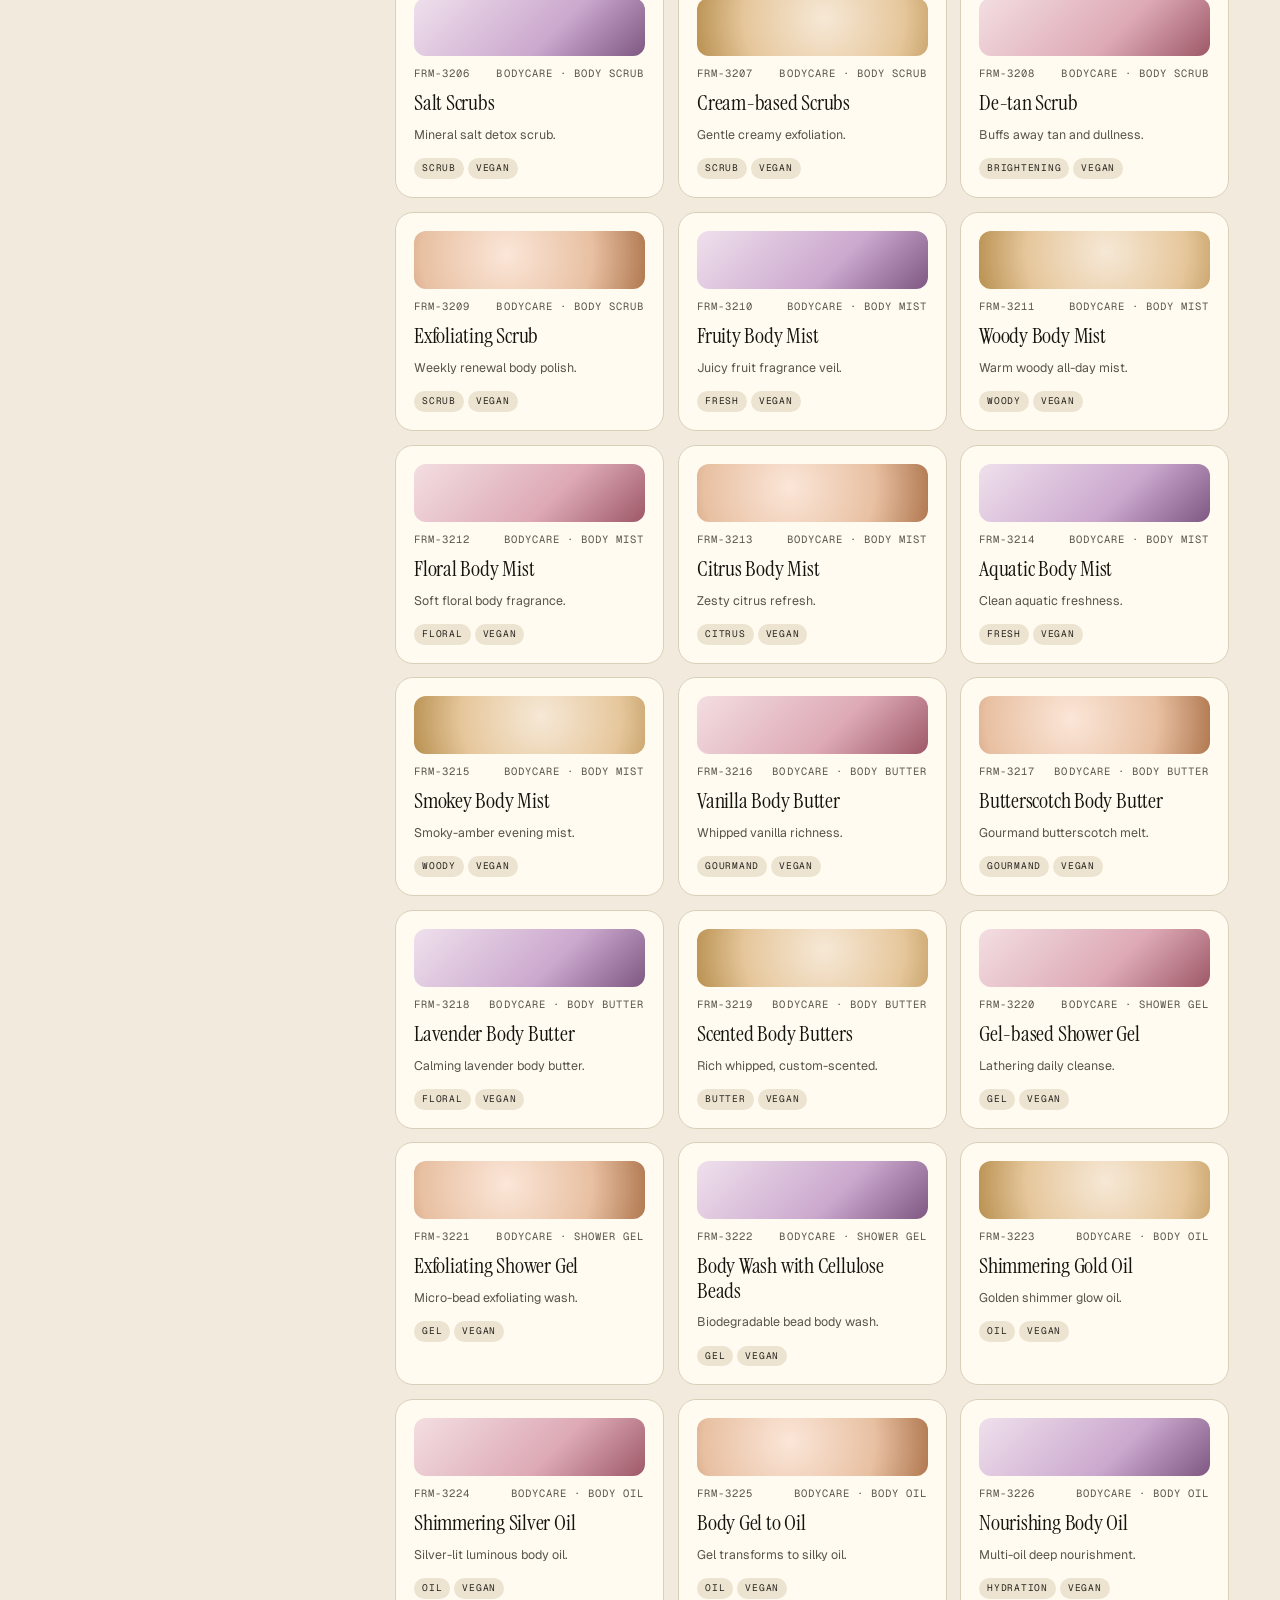
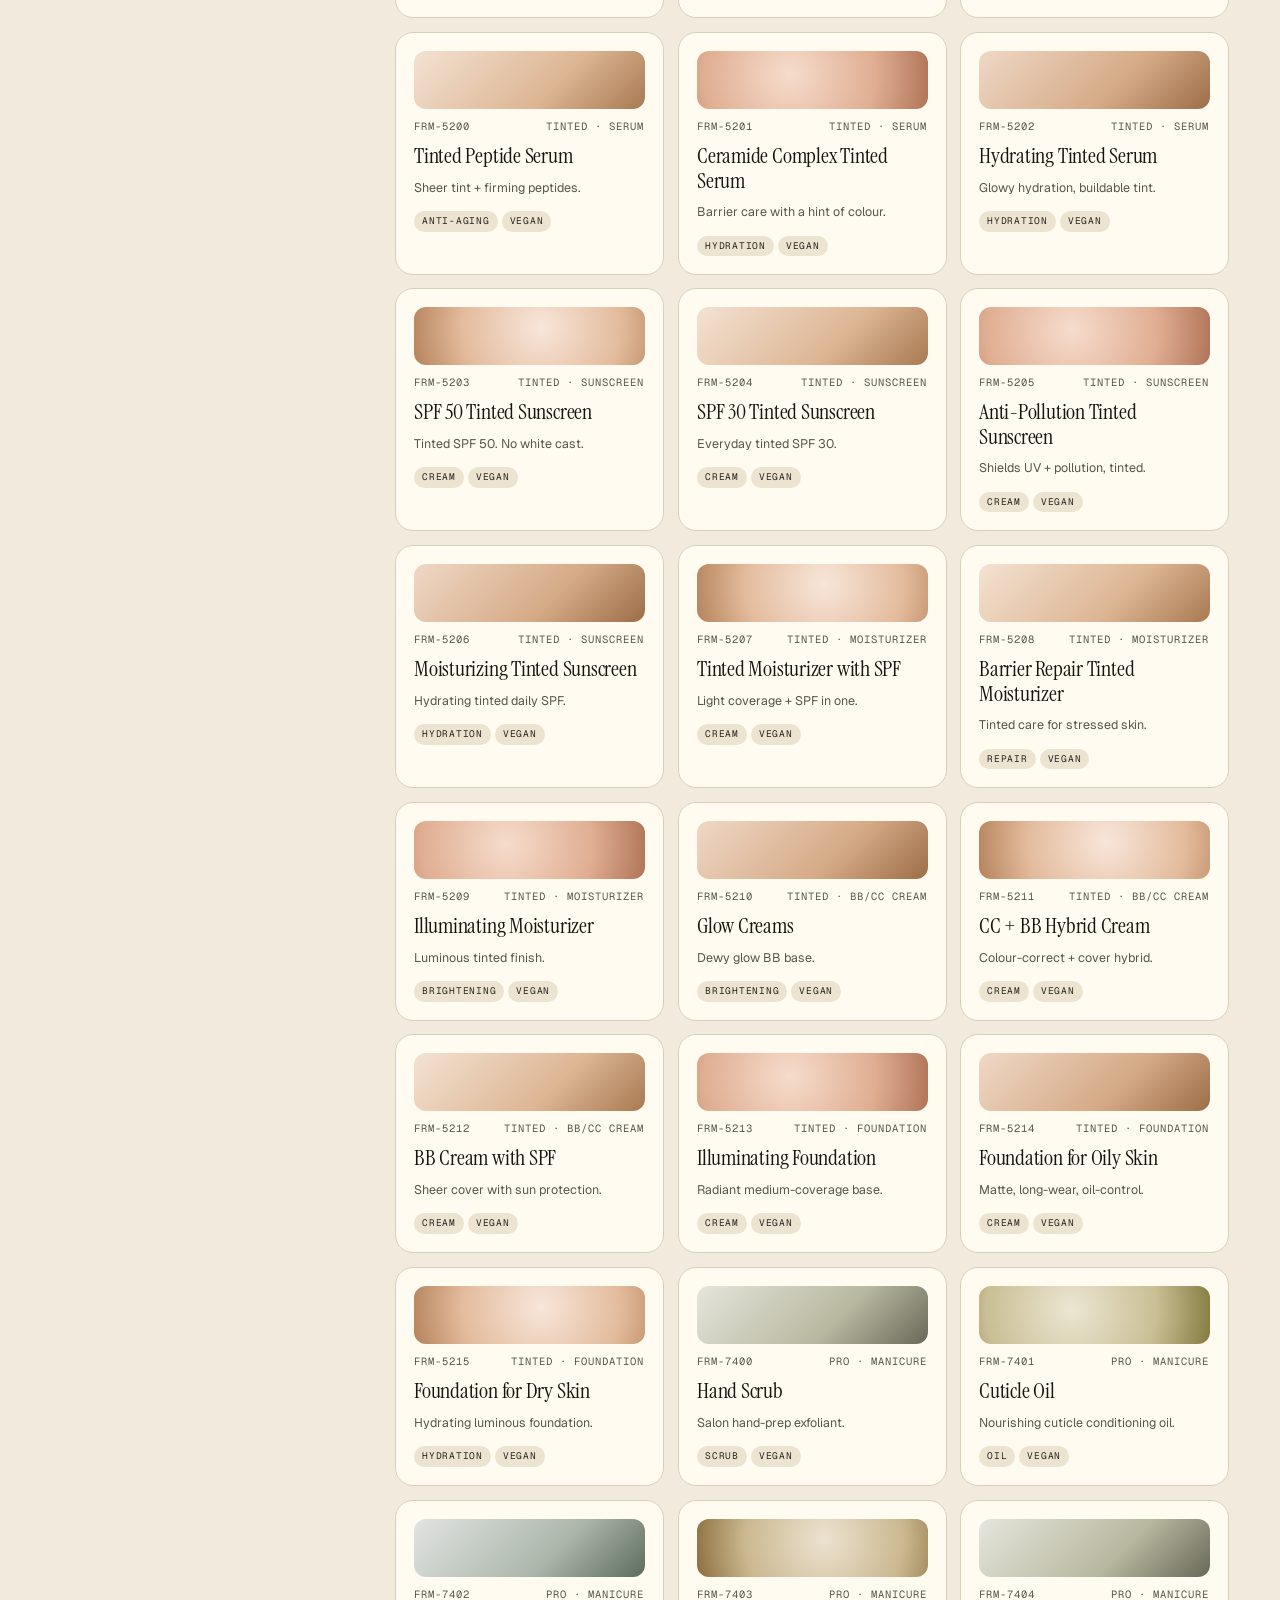
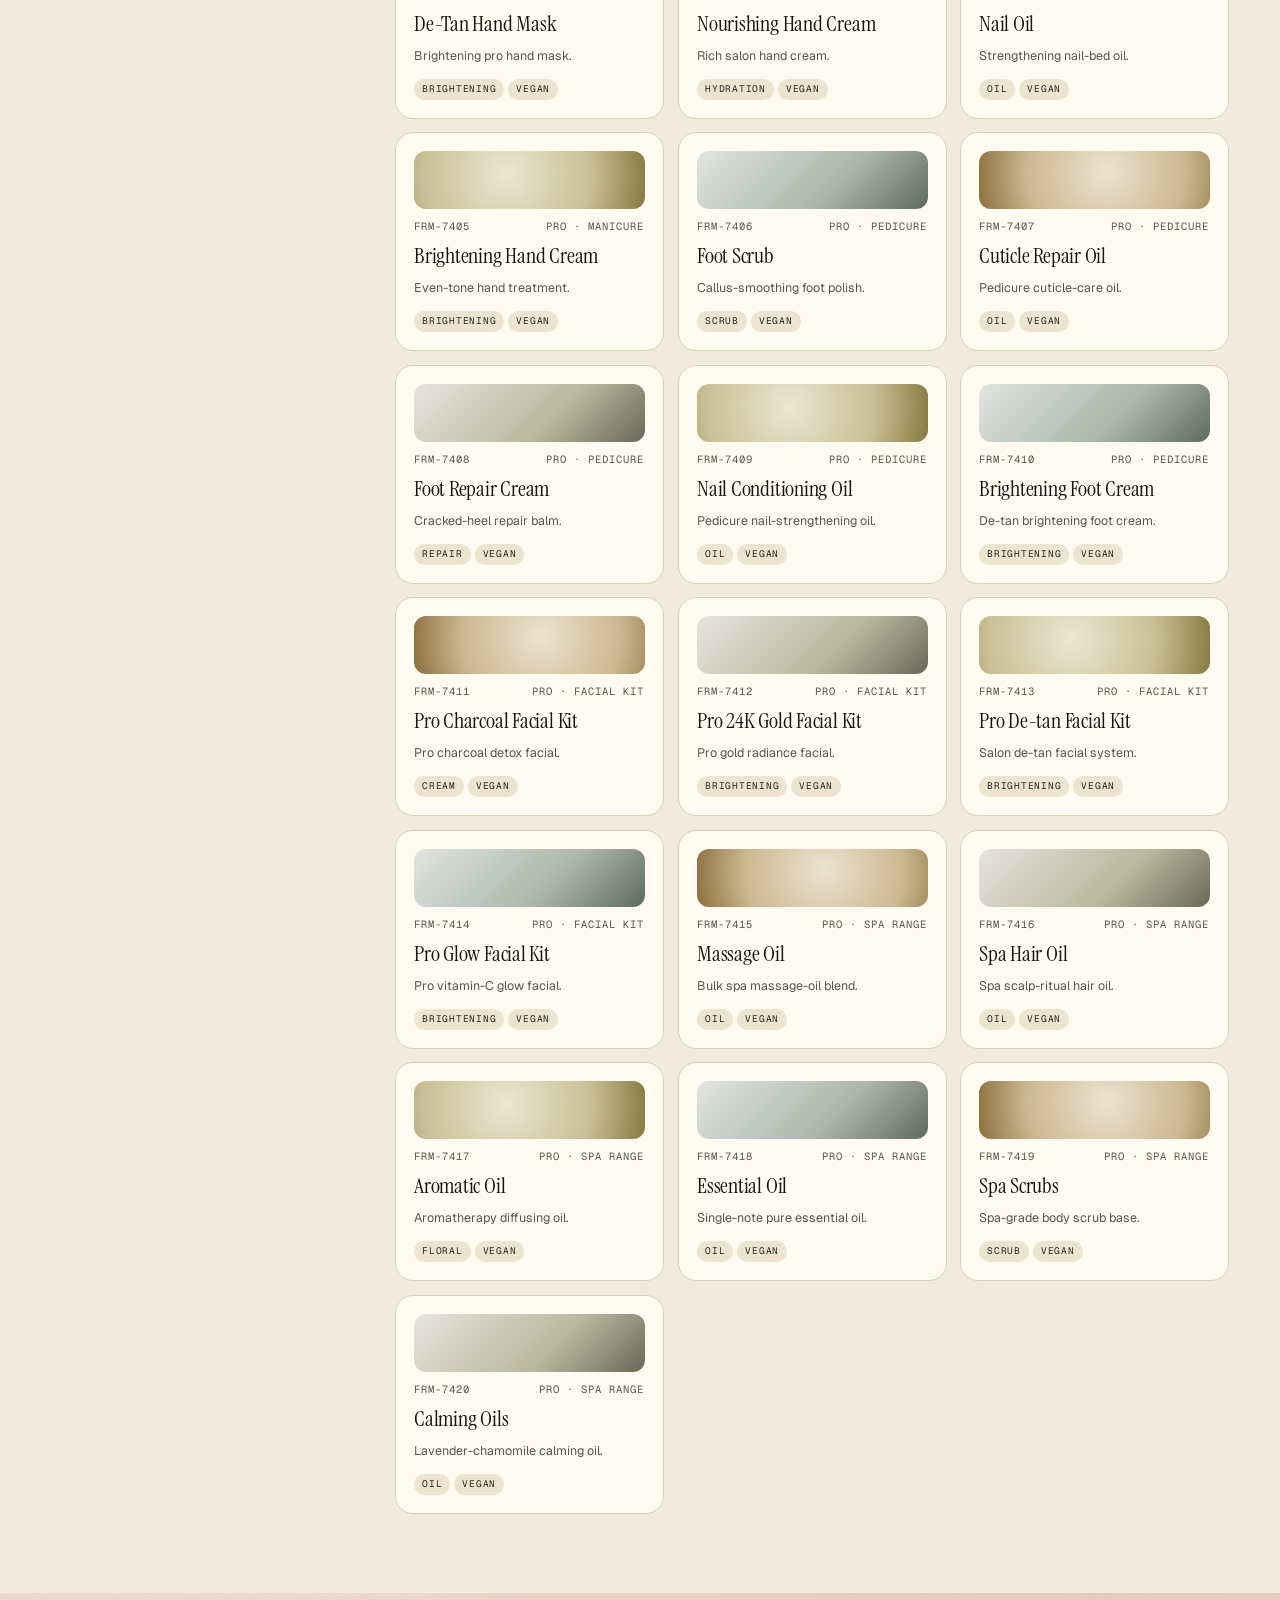
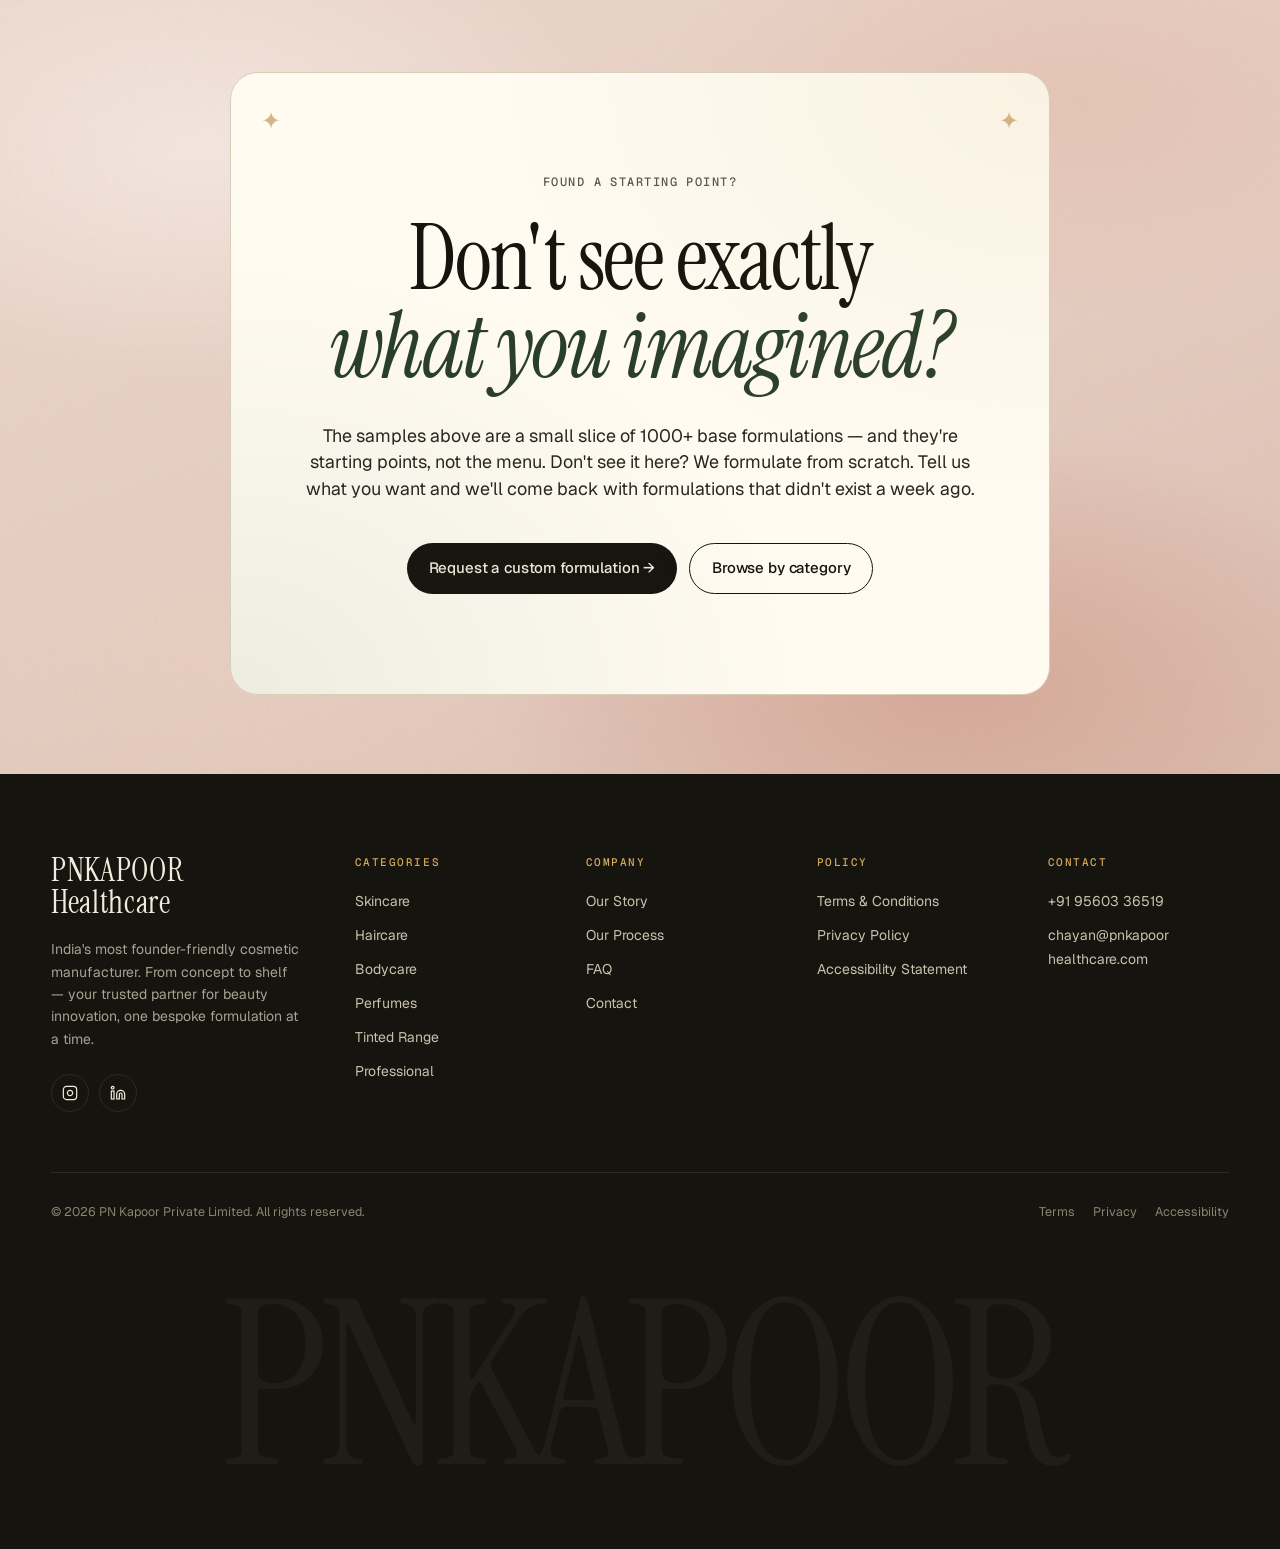
<file: formulation-finder.html>
<!DOCTYPE html>
<html lang="en">
<head>
<meta charset="UTF-8" />
<meta name="viewport" content="width=device-width, initial-scale=1.0" />
<title>Formulation Finder — PN Kapoor Healthcare</title>
<meta name="description" content="Browse 1000+ base formulations our R&D has perfected. Filter by category, texture, fragrance, ingredients, care goals." />
<link rel="icon" href="favicon.svg" type="image/svg+xml">
<meta property="og:type" content="website">
<meta property="og:site_name" content="PN Kapoor Healthcare">
<meta property="og:title" content="Formulation Finder — PN Kapoor Healthcare">
<meta property="og:description" content="Browse 1000+ base formulations our R&D has perfected. Filter by category, texture, fragrance, ingredients, care goals.">
<meta property="og:image" content="images/hero-shelf-amber.jpg">
<meta name="twitter:card" content="summary_large_image">
<meta name="twitter:title" content="Formulation Finder — PN Kapoor Healthcare">
<meta name="twitter:description" content="Browse 1000+ base formulations our R&D has perfected. Filter by category, texture, fragrance, ingredients, care goals.">
<link rel="preconnect" href="https://fonts.googleapis.com">
<link rel="preconnect" href="https://fonts.gstatic.com" crossorigin>
<link href="https://fonts.googleapis.com/css2?family=Instrument+Serif:ital@0;1&family=Geist:wght@300;400;500;600;700&family=Geist+Mono:wght@400;500&display=swap" rel="stylesheet">
<link rel="stylesheet" href="styles.css">

<style>
.finder { background: var(--cream); }
.finder-grid {
  display: grid;
  grid-template-columns: 320px 1fr;
  gap: 24px;
  margin-top: 40px;
  align-items: start;
}
.finder-panel {
  background: var(--paper);
  border: 1px solid var(--line);
  border-radius: var(--radius-lg);
  padding: 24px;
  position: sticky;
  top: 100px;
}
.finder-group { padding: 14px 0; border-bottom: 1px solid var(--line); }
.finder-group:last-child { border-bottom: none; }
.finder-group h4 {
  font-family: var(--body);
  font-size: 13px;
  font-weight: 600;
  margin-bottom: 12px;
  letter-spacing: -0.01em;
  display: flex;
  justify-content: space-between;
  align-items: center;
}
.finder-group h4 .count {
  font-family: var(--mono);
  font-size: 10px;
  letter-spacing: .14em;
  color: var(--ink-mute);
  font-weight: 500;
}
.chip-row {
  display: flex;
  flex-wrap: wrap;
  gap: 6px;
}
.chip {
  display: inline-flex;
  align-items: center;
  gap: 8px;
  padding: 6px 12px 6px 6px;
  background: var(--cream-deep);
  border: 1px solid var(--line);
  border-radius: 10px;
  font-size: 12.5px;
  color: var(--ink-soft);
  cursor: pointer;
  transition: all .2s;
  user-select: none;
}
.chip:hover { border-color: var(--ink); }
.chip.active { background: var(--ink); color: var(--cream); border-color: var(--ink); }
.chip-noicon { padding: 6px 12px; }
.formula-card.is-hidden { display: none; }
.chip-swatch { width: 20px; height: 20px; border-radius: 5px; flex-shrink: 0; overflow: hidden; background-color: var(--cream-deep); background-size: cover; background-position: center; }

.finder-summary {
  display: flex;
  justify-content: space-between;
  align-items: center;
  padding: 18px 22px;
  background: var(--paper);
  border: 1px solid var(--line);
  border-radius: var(--radius);
  margin-bottom: 16px;
}
.finder-count {
  font-family: var(--display);
  font-size: 28px;
  letter-spacing: -0.01em;
}
.finder-count .italic { color: var(--forest); }
.finder-actions { display: flex; gap: 10px; }
.btn-sm {
  padding: 8px 14px;
  font-size: 13px;
  border-radius: var(--radius-pill);
  background: var(--cream-deep);
  color: var(--ink);
  border: 1px solid var(--line);
  transition: all .2s;
}
.btn-sm:hover { background: var(--ink); color: var(--cream); border-color: var(--ink); }

.finder-results {
  display: grid;
  grid-template-columns: repeat(3, 1fr);
  gap: 14px;
}
.formula-card {
  background: var(--paper);
  border: 1px solid var(--line);
  border-radius: var(--radius);
  padding: 18px;
  display: flex;
  flex-direction: column;
  gap: 10px;
  transition: all .25s;
  cursor: pointer;
}
.formula-card:hover {
  border-color: var(--ink);
  transform: translateY(-2px);
  box-shadow: 0 12px 30px -15px rgba(22,20,14,.2);
}
.formula-swatch {
  aspect-ratio: 4 / 1;
  border-radius: 12px;
  position: relative;
  overflow: hidden;
}
.formula-meta {
  display: flex;
  justify-content: space-between;
  align-items: center;
  font-family: var(--mono);
  font-size: 10.5px;
  letter-spacing: .1em;
  text-transform: uppercase;
  color: var(--ink-mute);
}
.formula-name { font-family: var(--display); font-size: 22px; line-height: 1.1; letter-spacing: -0.01em; }
.formula-desc { font-size: 12.5px; color: var(--ink-mute); line-height: 1.5; }
.formula-tags { display: flex; flex-wrap: wrap; gap: 4px; margin-top: 4px; }
.formula-tag {
  font-family: var(--mono);
  font-size: 9.5px;
  letter-spacing: .08em;
  text-transform: uppercase;
  padding: 3px 8px;
  background: var(--cream-deep);
  border-radius: var(--radius-pill);
  color: var(--ink-soft);
}

@media (max-width: 1100px) {
  .finder-grid { grid-template-columns: 1fr; }
  .finder-panel { position: static; }
  .finder-results { grid-template-columns: repeat(2, 1fr); }
}
@media (max-width: 600px) {
  .finder-results { grid-template-columns: 1fr; }
}

/* ---- mobile ---- */
@media (max-width: 760px) {
  .finder-grid { grid-template-columns: 1fr; gap: 22px; }
  .finder-panel { position: static; top: auto; }
}
@media (max-width: 480px) {
  .formula-name { font-size: 18px; }
  .finder-count { font-size: 20px; }
  .formula-card { padding: 14px; }
  .finder-summary { flex-direction: column; align-items: flex-start; gap: 10px; }
  .chip { font-size: 12px; }
}

/* ===== Mobile-only collapsible Filters drawer ===== */
/* Toggle button is hidden on desktop; panel behaves exactly as today (>760px). */
.finder-toggle { display: none; }

@media (max-width: 760px) {
  /* Show the toggle, make it the first row of the finder grid */
  .finder-toggle {
    display: flex;
    align-items: center;
    gap: 10px;
    width: 100%;
    padding: 13px 16px;
    background: var(--paper);
    border: 1px solid var(--line);
    border-radius: var(--radius);
    font-family: var(--body);
    font-size: 14px;
    font-weight: 600;
    color: var(--ink);
    cursor: pointer;
    letter-spacing: -0.01em;
    -webkit-tap-highlight-color: transparent;
    transition: background .2s, border-color .2s;
  }
  .finder-toggle:hover { border-color: var(--ink); }
  .finder-toggle .finder-toggle-label { margin-right: auto; }
  .finder-toggle .finder-toggle-count {
    display: inline-flex;
    align-items: center;
    justify-content: center;
    min-width: 20px;
    height: 20px;
    padding: 0 6px;
    margin-right: 2px;
    background: var(--ink);
    color: var(--cream);
    border-radius: var(--radius-pill);
    font-family: var(--mono);
    font-size: 11px;
    font-weight: 500;
    letter-spacing: 0;
  }
  .finder-toggle .finder-toggle-count[hidden] { display: none; }
  .finder-toggle .finder-toggle-caret { transition: transform .28s ease; flex-shrink: 0; color: var(--ink-mute); }
  .finder-toggle[aria-expanded="true"] .finder-toggle-caret { transform: rotate(180deg); }

  /* Collapsed by default: clip the panel to height 0, fade out, disable interaction */
  .finder-panel {
    overflow: hidden;
    max-height: 0;
    opacity: 0;
    padding-top: 0;
    padding-bottom: 0;
    border-width: 0;
    pointer-events: none;
    transition: max-height .32s ease, opacity .24s ease,
                padding-top .32s ease, padding-bottom .32s ease, border-width .32s ease;
  }
  /* Expanded state, toggled via JS on the panel */
  .finder-panel.is-open {
    max-height: 1600px; /* generous upper bound; worst-case content ~930px at 360px width */
    opacity: 1;
    padding-top: 24px;
    padding-bottom: 24px;
    border-width: 1px;
    pointer-events: auto;
  }
}

@media (max-width: 760px) and (prefers-reduced-motion: reduce) {
  .finder-panel { transition: none; }
  .finder-toggle .finder-toggle-caret { transition: none; }
}
</style>
</head>
<body>

<!-- NAV -->
<div class="nav-wrap" id="navWrap">
  <nav class="nav">
    <a href="index.html" class="brand">
      <span class="brand-name">PNKAPOOR Healthcare</span>
    </a>
    <div class="nav-links">
      <a href="categories.html">Categories</a>
      <a href="process.html">Process</a>
      <a href="formulation-finder.html" class="active">Formulation Finder</a>
      <a href="about.html">About</a>
      <a href="faq.html">FAQ</a>
    </div>
    <div class="nav-cta">
      <a href="index.html#contact" class="btn btn-ghost">Book a Tour</a>
      <a href="index.html#contact" class="btn btn-primary">Get a Quote
        <svg width="14" height="14" viewBox="0 0 24 24" fill="none" stroke="currentColor" stroke-width="2.5"><line x1="5" y1="12" x2="19" y2="12"/><polyline points="12 5 19 12 12 19"/></svg>
      </a>
    </div>
  </nav>
</div>

<!-- HERO -->
<section class="page-hero">
  <div class="page-hero-grain"></div>
  <div class="container page-hero-inner">
    <div class="crumb">
      <a href="index.html">Home</a>
      <span class="sep">/</span>
      <span class="current">Formulation Finder</span>
    </div>
    <h1 class="h-display">A living library of<br><span class="italic">1000+ base formulations.</span></h1>
    <p class="lede" style="margin-top:32px">
      What you see below is a curated recent <strong>sample</strong> of our 1000+ base formulations across 6 categories — refreshed regularly as our R&amp;D perfects new ones. Filter by category, texture, fragrance, ingredients, and care goals to explore. Every formula here is a starting point: tweak the actives, fragrance and packaging to your brand, or hand us a brief and we'll formulate from scratch.
    </p>
  </div>
</section>

<!-- FINDER -->
<section class="finder">
  <div class="container">
    <div class="finder-grid">
      <button class="finder-toggle" type="button" aria-expanded="false" aria-controls="finderPanel">
        <svg class="finder-toggle-ico" width="15" height="15" viewBox="0 0 24 24" fill="none" stroke="currentColor" stroke-width="2" aria-hidden="true"><line x1="4" y1="6" x2="20" y2="6"/><line x1="4" y1="12" x2="20" y2="12"/><line x1="4" y1="18" x2="20" y2="18"/></svg>
        <span class="finder-toggle-label">Filters</span>
        <span class="finder-toggle-count" data-count="0" hidden>0</span>
        <svg class="finder-toggle-caret" width="14" height="14" viewBox="0 0 24 24" fill="none" stroke="currentColor" stroke-width="2.2" aria-hidden="true"><polyline points="6 9 12 15 18 9"/></svg>
      </button>
      <aside class="finder-panel" id="finderPanel">
        <div class="finder-group">
          <h4>Category <span class="count">6</span></h4>
          <div class="chip-row" data-group="category">
            <button class="chip chip-noicon" data-filter="cat" data-value="skincare">Skincare</button>
            <button class="chip chip-noicon" data-filter="cat" data-value="haircare">Haircare</button>
            <button class="chip chip-noicon" data-filter="cat" data-value="bodycare">Bodycare</button>
            <button class="chip chip-noicon" data-filter="cat" data-value="perfume">Perfume</button>
            <button class="chip chip-noicon" data-filter="cat" data-value="tinted">Tinted</button>
            <button class="chip chip-noicon" data-filter="cat" data-value="professional">Pro</button>
          </div>
        </div>

        <div class="finder-group">
          <h4>Texture <span class="count">8</span></h4>
          <div class="chip-row" data-group="texture">
            <button class="chip" data-filter="tex" data-value="cream"><span class="chip-swatch" style="background-image:url('images/chip-cream.jpg');background-size:cover;background-position:center"></span>Cream</button>
            <button class="chip" data-filter="tex" data-value="butter"><span class="chip-swatch" style="background-image:url('images/chip-butter.jpg');background-size:cover;background-position:center"></span>Butter</button>
            <button class="chip" data-filter="tex" data-value="oil"><span class="chip-swatch" style="background-image:url('images/chip-oil.jpg');background-size:cover;background-position:center"></span>Oil</button>
            <button class="chip" data-filter="tex" data-value="gel"><span class="chip-swatch" style="background-image:url('images/chip-gel.jpg');background-size:cover;background-position:center"></span>Gel</button>
            <button class="chip" data-filter="tex" data-value="scrub"><span class="chip-swatch" style="background-image:url('images/chip-scrub.jpg');background-size:cover;background-position:center"></span>Scrub</button>
            <button class="chip" data-filter="tex" data-value="mist"><span class="chip-swatch" style="background-image:url('images/chip-mist.jpg');background-size:cover;background-position:center"></span>Mist</button>
            <button class="chip" data-filter="tex" data-value="serum"><span class="chip-swatch" style="background-image:url('images/chip-serum.jpg');background-size:cover;background-position:center"></span>Serum</button>
            <button class="chip" data-filter="tex" data-value="balm"><span class="chip-swatch" style="background-image:url('images/chip-balm.jpg');background-size:cover;background-position:center"></span>Balm</button>
          </div>
        </div>

        <div class="finder-group">
          <h4>Fragrance <span class="count">6</span></h4>
          <div class="chip-row" data-group="fragrance">
            <button class="chip" data-filter="frag" data-value="floral"><span class="chip-swatch" style="background-image:url('images/chip-floral.jpg');background-size:cover;background-position:center"></span>Floral</button>
            <button class="chip" data-filter="frag" data-value="fresh"><span class="chip-swatch" style="background-image:url('images/chip-fresh.jpg');background-size:cover;background-position:center"></span>Fresh</button>
            <button class="chip" data-filter="frag" data-value="citrus"><span class="chip-swatch" style="background-image:url('images/chip-citrus.jpg');background-size:cover;background-position:center"></span>Citrus</button>
            <button class="chip" data-filter="frag" data-value="woody"><span class="chip-swatch" style="background-image:url('images/chip-woody.jpg');background-size:cover;background-position:center"></span>Woody</button>
            <button class="chip" data-filter="frag" data-value="herbal"><span class="chip-swatch" style="background-image:url('images/chip-herbal.jpg');background-size:cover;background-position:center"></span>Herbal</button>
            <button class="chip" data-filter="frag" data-value="gourmand"><span class="chip-swatch" style="background-image:url('images/chip-gourmand.jpg');background-size:cover;background-position:center"></span>Gourmand</button>
          </div>
        </div>

        <div class="finder-group">
          <h4>Ingredients <span class="count">8</span></h4>
          <div class="chip-row" data-group="ingredient">
            <button class="chip chip-noicon" data-filter="ing" data-value="vegan">Vegan</button>
            <button class="chip chip-noicon" data-filter="ing" data-value="cruelty-free">Cruelty-Free</button>
            <button class="chip chip-noicon" data-filter="ing" data-value="paraben-free">Paraben-Free</button>
            <button class="chip chip-noicon" data-filter="ing" data-value="sulfate-free">Sulfate-Free</button>
            <button class="chip chip-noicon" data-filter="ing" data-value="silicone-free">Silicone-Free</button>
            <button class="chip chip-noicon" data-filter="ing" data-value="essential-oils">Essential Oils</button>
            <button class="chip chip-noicon" data-filter="ing" data-value="halal">Halal</button>
          </div>
        </div>

        <div class="finder-group">
          <h4>Care Goals <span class="count">6</span></h4>
          <div class="chip-row" data-group="care">
            <button class="chip chip-noicon" data-filter="goal" data-value="hydration">Hydration</button>
            <button class="chip chip-noicon" data-filter="goal" data-value="anti-aging">Anti-aging</button>
            <button class="chip chip-noicon" data-filter="goal" data-value="brightening">Brightening</button>
            <button class="chip chip-noicon" data-filter="goal" data-value="acne">Acne</button>
            <button class="chip chip-noicon" data-filter="goal" data-value="relaxation">Relaxation</button>
            <button class="chip chip-noicon" data-filter="goal" data-value="firmness">Firmness</button>
          </div>
        </div>

        <div style="padding-top:18px;">
          <button class="btn btn-primary" style="width:100%; justify-content:center" onclick="window.location.href='index.html#contact'">Request these formulas →</button>
          <button class="btn btn-tonal" style="width:100%; justify-content:center; margin-top:8px" onclick="clearAll()">Clear all filters</button>
        </div>
      </aside>

      <div>
        <div class="finder-summary">
          <div class="finder-count" id="finderCount">Showing <span class="italic">145</span> of 1000+ base formulas</div>
          <div class="finder-actions">
            <button class="btn-sm">Sort: Newest</button>
            <button class="btn-sm">View: Grid</button>
          </div>
        </div>

        <div class="finder-results">
          <!-- SKINCARE -->
          <div class="formula-card" data-cat="skincare" data-tags="serum cream floral brightening vegan">
            <div class="formula-swatch" style="background:linear-gradient(135deg, #F5E5D5, #E8C5A5 60%, #C99875)"></div>
            <div class="formula-meta"><span>FRM-1187</span><span>Skincare · Serum</span></div>
            <div class="formula-name">Neroli Niacinamide 10%</div>
            <div class="formula-desc">Lightweight gel-cream. Niacinamide + zinc PCA. Top note of orange blossom.</div>
            <div class="formula-tags"><span class="formula-tag">Vegan</span><span class="formula-tag">Brightening</span></div>
          </div>

          <div class="formula-card" data-cat="skincare" data-tags="serum citrus brightening vegan">
            <div class="formula-swatch" style="background:radial-gradient(circle at 40% 40%, #FFE8C8, #E5C898 60%, #A88848)"></div>
            <div class="formula-meta"><span>FRM-1188</span><span>Skincare · Serum</span></div>
            <div class="formula-name">Vitamin C 15% Booster</div>
            <div class="formula-desc">Ethyl ascorbic acid + ferulic acid. Air-tight pump bottle. Citrus-tonka top.</div>
            <div class="formula-tags"><span class="formula-tag">Vegan</span><span class="formula-tag">Brightening</span></div>
          </div>

          <div class="formula-card" data-cat="skincare" data-tags="cream herbal floral anti-aging cruelty-free">
            <div class="formula-swatch" style="background:linear-gradient(135deg, #E8D5E0, #C5A5C5 60%, #885888)"></div>
            <div class="formula-meta"><span>FRM-1192</span><span>Skincare · Cream</span></div>
            <div class="formula-name">Retinol Night Renewal</div>
            <div class="formula-desc">0.3% encapsulated retinol + squalane. Calming lavender base note.</div>
            <div class="formula-tags"><span class="formula-tag">Cruelty-Free</span><span class="formula-tag">Anti-aging</span></div>
          </div>

          <div class="formula-card" data-cat="skincare" data-tags="gel herbal sulfate-free acne">
            <div class="formula-swatch" style="background:radial-gradient(circle at 60% 30%, #C8E0D0, #88A898 60%, #486848)"></div>
            <div class="formula-meta"><span>FRM-1195</span><span>Skincare · Cleanser</span></div>
            <div class="formula-name">Centella Gel Cleanser</div>
            <div class="formula-desc">pH 5.5. Centella asiatica + tea tree. Calming for sensitive skin.</div>
            <div class="formula-tags"><span class="formula-tag">Sulfate-Free</span><span class="formula-tag">Acne</span></div>
          </div>

          <div class="formula-card" data-cat="skincare" data-tags="cream vegan">
            <div class="formula-swatch" style="background:linear-gradient(135deg, #F0DDC8, #D9B98E 60%, #A07838)"></div>
            <div class="formula-meta"><span>FRM-1201</span><span>Skincare · Sunscreen</span></div>
            <div class="formula-name">Mineral SPF 50 Tinted</div>
            <div class="formula-desc">Zinc oxide 18% + iron oxide pigments. No white cast. PA++++.</div>
            <div class="formula-tags"><span class="formula-tag">Vegan</span><span class="formula-tag">Reef-safe</span></div>
          </div>

          <!-- HAIRCARE -->
          <div class="formula-card" data-cat="haircare" data-tags="oil herbal vegan essential-oils">
            <div class="formula-swatch" style="background:linear-gradient(135deg, #E8D5B5, #C9A875 60%, #8B6A38)"></div>
            <div class="formula-meta"><span>FRM-2103</span><span>Haircare · Oil</span></div>
            <div class="formula-name">Bhringraj Hair Treatment</div>
            <div class="formula-desc">Herbal blend with bhringraj, amla, brahmi. Cold-pressed sesame base.</div>
            <div class="formula-tags"><span class="formula-tag">Vegan</span></div>
          </div>

          <div class="formula-card" data-cat="haircare" data-tags="gel fresh sulfate-free vegan">
            <div class="formula-swatch" style="background:radial-gradient(circle, #F5F0E8, #DDD5C5 60%, #A8957A)"></div>
            <div class="formula-meta"><span>FRM-2107</span><span>Haircare · Shampoo</span></div>
            <div class="formula-name">Rice Water Sulfate-Free</div>
            <div class="formula-desc">Fermented rice water + biotin. Low-foam. Color-safe formulation.</div>
            <div class="formula-tags"><span class="formula-tag">Sulfate-Free</span><span class="formula-tag">Vegan</span></div>
          </div>

          <div class="formula-card" data-cat="haircare" data-tags="serum cruelty-free">
            <div class="formula-swatch" style="background:linear-gradient(135deg, #DDE5D5, #95B595 60%, #486848)"></div>
            <div class="formula-meta"><span>FRM-2118</span><span>Haircare · Serum</span></div>
            <div class="formula-name">Scalp Renewal Drops</div>
            <div class="formula-desc">3% caffeine + redensyl + procapil. Anti-hair-fall. Light formula.</div>
            <div class="formula-tags"><span class="formula-tag">Cruelty-Free</span></div>
          </div>

          <!-- BODYCARE -->
          <div class="formula-card" data-cat="bodycare" data-tags="scrub citrus vegan paraben-free essential-oils">
            <div class="formula-swatch" style="background:radial-gradient(circle at 30% 30%, #F0D578, #C9A848 70%, #8B6A28)"></div>
            <div class="formula-meta"><span>FRM-2041</span><span>Bodycare · Scrub</span></div>
            <div class="formula-name">Bergamot Sugar Polish</div>
            <div class="formula-desc">Cane sugar, sweet almond oil, bergamot essential. Buffs without stripping.</div>
            <div class="formula-tags"><span class="formula-tag">Vegan</span><span class="formula-tag">Paraben-Free</span></div>
          </div>

          <div class="formula-card" data-cat="bodycare" data-tags="butter citrus vegan hydration">
            <div class="formula-swatch" style="background:linear-gradient(135deg, #F0D5A8, #D8B575 60%, #A88848)"></div>
            <div class="formula-meta"><span>FRM-1745</span><span>Bodycare · Butter</span></div>
            <div class="formula-name">Tangerine Shea Whip</div>
            <div class="formula-desc">Raw shea + cocoa butter, mango seed oil. Whipped to a cloud texture.</div>
            <div class="formula-tags"><span class="formula-tag">Vegan</span><span class="formula-tag">Hydration</span></div>
          </div>

          <div class="formula-card" data-cat="bodycare" data-tags="oil herbal citrus vegan essential-oils">
            <div class="formula-swatch" style="background:radial-gradient(ellipse at 60% 40%, #E8D078, #C9A848 60%, #6C5018)"></div>
            <div class="formula-meta"><span>FRM-3309</span><span>Bodycare · Oil</span></div>
            <div class="formula-name">Lemongrass Body Oil</div>
            <div class="formula-desc">Cold-pressed sesame + jojoba. Lemongrass and ginger root for warmth.</div>
            <div class="formula-tags"><span class="formula-tag">Vegan</span><span class="formula-tag">Essential Oils</span></div>
          </div>

          <div class="formula-card" data-cat="bodycare" data-tags="citrus silicone-free relaxation">
            <div class="formula-swatch" style="background:linear-gradient(135deg, #D8C5A8, #A8957A 50%, #6E5A48)"></div>
            <div class="formula-meta"><span>FRM-2890</span><span>Bodycare · Salt</span></div>
            <div class="formula-name">Yuzu Himalayan Soak</div>
            <div class="formula-desc">Pink salt + epsom + yuzu peel oil. For long, intentional baths.</div>
            <div class="formula-tags"><span class="formula-tag">Silicone-Free</span><span class="formula-tag">Relaxation</span></div>
          </div>

          <div class="formula-card" data-cat="bodycare" data-tags="gel citrus sulfate-free vegan">
            <div class="formula-swatch" style="background:radial-gradient(circle at 70% 30%, #E5A058, #D08538 60%, #884818)"></div>
            <div class="formula-meta"><span>FRM-4012</span><span>Bodycare · Gel</span></div>
            <div class="formula-name">Grapefruit Cooling Gel</div>
            <div class="formula-desc">Aloe + glycerin + grapefruit. Sub-zero feel on application.</div>
            <div class="formula-tags"><span class="formula-tag">Sulfate-Free</span><span class="formula-tag">Vegan</span></div>
          </div>

          <!-- PERFUME -->
          <div class="formula-card" data-cat="perfume" data-tags="floral woody halal">
            <div class="formula-swatch" style="background:radial-gradient(circle, #E8C5D5, #C58898 60%, #884858)"></div>
            <div class="formula-meta"><span>FRM-5102</span><span>Perfume · EDP</span></div>
            <div class="formula-name">Rose Saffron Oud</div>
            <div class="formula-desc">Indian rose, saffron threads, smoky oud heart, ambergris base.</div>
            <div class="formula-tags"><span class="formula-tag">Halal</span></div>
          </div>

          <div class="formula-card" data-cat="perfume" data-tags="woody fresh citrus">
            <div class="formula-swatch" style="background:linear-gradient(135deg, #C8E0D0, #88A898 60%, #486848)"></div>
            <div class="formula-meta"><span>FRM-5108</span><span>Perfume · EDT</span></div>
            <div class="formula-name">Vetiver Cardamom Fresh</div>
            <div class="formula-desc">Top: bergamot. Heart: cardamom, ginger. Base: vetiver, cedar.</div>
            <div class="formula-tags"><span class="formula-tag">Unisex</span></div>
          </div>

          <div class="formula-card" data-cat="perfume" data-tags="mist woody gourmand halal">
            <div class="formula-swatch" style="background:radial-gradient(circle at 60% 30%, #F0DDC8, #D9B98E 60%, #A07838)"></div>
            <div class="formula-meta"><span>FRM-5115</span><span>Perfume · Mist</span></div>
            <div class="formula-name">Sandalwood Vanilla Mist</div>
            <div class="formula-desc">All-day body mist. Mysore sandalwood, Madagascar vanilla, soft musk.</div>
            <div class="formula-tags"><span class="formula-tag">Halal</span></div>
          </div>

          <!-- TINTED -->
          <div class="formula-card" data-cat="tinted" data-tags="serum cruelty-free brightening">
            <div class="formula-swatch" style="background:linear-gradient(135deg, #F5D5C5, #E5A595 60%, #B85240)"></div>
            <div class="formula-meta"><span>FRM-6201</span><span>Tinted · Serum</span></div>
            <div class="formula-name">Niacinamide Tinted Drops</div>
            <div class="formula-desc">10 shades for Indian skin tones. Niacinamide 5% + iron oxide pigments.</div>
            <div class="formula-tags"><span class="formula-tag">Cruelty-Free</span></div>
          </div>

          <div class="formula-card" data-cat="tinted" data-tags="balm floral vegan">
            <div class="formula-swatch" style="background:radial-gradient(circle at 50% 30%, #FFDDD5, #E5A595 60%, #B85240)"></div>
            <div class="formula-meta"><span>FRM-6208</span><span>Tinted · Balm</span></div>
            <div class="formula-name">Hibiscus Lip-Cheek Tint</div>
            <div class="formula-desc">6 shades. Stain finish. Shea butter base. Skin-loving actives.</div>
            <div class="formula-tags"><span class="formula-tag">Vegan</span></div>
          </div>

          <!-- PROFESSIONAL -->
          <div class="formula-card" data-cat="professional" data-tags="brightening anti-aging">
            <div class="formula-swatch" style="background:linear-gradient(135deg, #DCE0E5, #88959F 60%, #485568)"></div>
            <div class="formula-meta"><span>FRM-7301</span><span>Pro · Peel</span></div>
            <div class="formula-name">Glycolic 10% Pro Peel</div>
            <div class="formula-desc">Clinical-strength. Salon use only. Patch-test protocol included.</div>
            <div class="formula-tags"><span class="formula-tag">B2B Only</span></div>
          </div>

          <div class="formula-card" data-cat="professional" data-tags="mask hydration">
            <div class="formula-swatch" style="background:radial-gradient(circle, #E8DDC0, #C8B898 60%, #886848)"></div>
            <div class="formula-meta"><span>FRM-7305</span><span>Pro · Mask</span></div>
            <div class="formula-name">Hydrating Spa face Mask</div>
            <div class="formula-desc">Bulk-format wholesale. Hyaluronic acid + ceramides. Salon-grade.</div>
            <div class="formula-tags"><span class="formula-tag">B2B Only</span></div>
          </div>

          <div class="formula-card" data-cat="professional" data-tags="oil herbal essential-oils relaxation">
            <div class="formula-swatch" style="background:linear-gradient(135deg, #E5E5DC, #B8B8A0 60%, #686858)"></div>
            <div class="formula-meta"><span>FRM-7310</span><span>Pro · Oil</span></div>
            <div class="formula-name">Spa Massage Oil Blend</div>
            <div class="formula-desc">Sweet almond + jojoba + 6 essential oils. Bulk format for spas.</div>
            <div class="formula-tags"><span class="formula-tag">Essential Oils</span></div>
          </div>

          <div class="formula-card" data-cat="skincare" data-tags="cream vegan">
            <div class="formula-swatch" style="background:linear-gradient(135deg, #F5E5D5, #E8C5A5 60%, #C99875)"></div>
            <div class="formula-meta"><span>FRM-1200</span><span>Skincare · Sunscreen</span></div>
            <div class="formula-name">Sunscreen SPF 30</div>
            <div class="formula-desc">Broad-spectrum SPF 30. Lightweight, no white cast.</div>
            <div class="formula-tags"><span class="formula-tag">Cream</span><span class="formula-tag">Vegan</span></div>
          </div>

          <div class="formula-card" data-cat="skincare" data-tags="cream vegan">
            <div class="formula-swatch" style="background:radial-gradient(circle at 40% 40%, #FFE8C8, #E5C898 60%, #A88848)"></div>
            <div class="formula-meta"><span>FRM-1201</span><span>Skincare · Sunscreen</span></div>
            <div class="formula-name">Sunscreen SPF 50</div>
            <div class="formula-desc">Broad-spectrum SPF 50 PA+++. Mineral-hybrid filters.</div>
            <div class="formula-tags"><span class="formula-tag">Cream</span><span class="formula-tag">Vegan</span></div>
          </div>

          <div class="formula-card" data-cat="skincare" data-tags="cream vegan">
            <div class="formula-swatch" style="background:linear-gradient(135deg, #F0DDC8, #D9B98E 60%, #A07838)"></div>
            <div class="formula-meta"><span>FRM-1202</span><span>Skincare · Sunscreen</span></div>
            <div class="formula-name">PA+++ Sunscreen</div>
            <div class="formula-desc">High PA+++ protection. Matte, fast-absorbing.</div>
            <div class="formula-tags"><span class="formula-tag">Cream</span><span class="formula-tag">Vegan</span></div>
          </div>

          <div class="formula-card" data-cat="skincare" data-tags="cream vegan">
            <div class="formula-swatch" style="background:radial-gradient(circle at 60% 30%, #FBEAD6, #EAC9A0 60%, #BE9460)"></div>
            <div class="formula-meta"><span>FRM-1203</span><span>Skincare · Sunscreen</span></div>
            <div class="formula-name">Sunscreen SPF 80+</div>
            <div class="formula-desc">Maximum SPF 80+ for high UV exposure.</div>
            <div class="formula-tags"><span class="formula-tag">Cream</span><span class="formula-tag">Vegan</span></div>
          </div>

          <div class="formula-card" data-cat="skincare" data-tags="mist vegan">
            <div class="formula-swatch" style="background:linear-gradient(135deg, #F5E5D5, #E8C5A5 60%, #C99875)"></div>
            <div class="formula-meta"><span>FRM-1204</span><span>Skincare · Sunscreen</span></div>
            <div class="formula-name">Sunscreen Spray</div>
            <div class="formula-desc">Invisible SPF mist. Re-apply over makeup.</div>
            <div class="formula-tags"><span class="formula-tag">Mist</span><span class="formula-tag">Vegan</span></div>
          </div>

          <div class="formula-card" data-cat="skincare" data-tags="cream vegan">
            <div class="formula-swatch" style="background:radial-gradient(circle at 40% 40%, #FFE8C8, #E5C898 60%, #A88848)"></div>
            <div class="formula-meta"><span>FRM-1205</span><span>Skincare · Sunscreen</span></div>
            <div class="formula-name">Encapsulated Beads Sunscreen</div>
            <div class="formula-desc">Encapsulated actives burst on application.</div>
            <div class="formula-tags"><span class="formula-tag">Cream</span><span class="formula-tag">Vegan</span></div>
          </div>

          <div class="formula-card" data-cat="skincare" data-tags="serum repair vegan">
            <div class="formula-swatch" style="background:linear-gradient(135deg, #F0DDC8, #D9B98E 60%, #A07838)"></div>
            <div class="formula-meta"><span>FRM-1206</span><span>Skincare · Serum</span></div>
            <div class="formula-name">PDRN Serum</div>
            <div class="formula-desc">Salmon-derived PDRN. Repair and barrier support.</div>
            <div class="formula-tags"><span class="formula-tag">Repair</span><span class="formula-tag">Vegan</span></div>
          </div>

          <div class="formula-card" data-cat="skincare" data-tags="serum hydration vegan">
            <div class="formula-swatch" style="background:radial-gradient(circle at 60% 30%, #FBEAD6, #EAC9A0 60%, #BE9460)"></div>
            <div class="formula-meta"><span>FRM-1207</span><span>Skincare · Serum</span></div>
            <div class="formula-name">Hyaluronic Acid Serum</div>
            <div class="formula-desc">Multi-weight hyaluronic. Plumping hydration.</div>
            <div class="formula-tags"><span class="formula-tag">Hydration</span><span class="formula-tag">Vegan</span></div>
          </div>

          <div class="formula-card" data-cat="skincare" data-tags="serum brightening vegan">
            <div class="formula-swatch" style="background:linear-gradient(135deg, #F5E5D5, #E8C5A5 60%, #C99875)"></div>
            <div class="formula-meta"><span>FRM-1208</span><span>Skincare · Serum</span></div>
            <div class="formula-name">Melasma Serum</div>
            <div class="formula-desc">Tranexamic + alpha-arbutin. Targets pigmentation.</div>
            <div class="formula-tags"><span class="formula-tag">Brightening</span><span class="formula-tag">Vegan</span></div>
          </div>

          <div class="formula-card" data-cat="skincare" data-tags="serum anti-aging vegan">
            <div class="formula-swatch" style="background:radial-gradient(circle at 40% 40%, #FFE8C8, #E5C898 60%, #A88848)"></div>
            <div class="formula-meta"><span>FRM-1209</span><span>Skincare · Serum</span></div>
            <div class="formula-name">Anti-ageing Serum</div>
            <div class="formula-desc">Peptides + retinaldehyde. Smooths fine lines.</div>
            <div class="formula-tags"><span class="formula-tag">Anti-Aging</span><span class="formula-tag">Vegan</span></div>
          </div>

          <div class="formula-card" data-cat="skincare" data-tags="serum hydration vegan">
            <div class="formula-swatch" style="background:linear-gradient(135deg, #F0DDC8, #D9B98E 60%, #A07838)"></div>
            <div class="formula-meta"><span>FRM-1210</span><span>Skincare · Serum</span></div>
            <div class="formula-name">Hydrating Serum</div>
            <div class="formula-desc">Panthenol + glycerin. Featherlight moisture.</div>
            <div class="formula-tags"><span class="formula-tag">Hydration</span><span class="formula-tag">Vegan</span></div>
          </div>

          <div class="formula-card" data-cat="skincare" data-tags="serum anti-aging vegan">
            <div class="formula-swatch" style="background:radial-gradient(circle at 60% 30%, #FBEAD6, #EAC9A0 60%, #BE9460)"></div>
            <div class="formula-meta"><span>FRM-1211</span><span>Skincare · Serum</span></div>
            <div class="formula-name">Retinol Serum</div>
            <div class="formula-desc">Encapsulated retinol. Gentle nightly renewal.</div>
            <div class="formula-tags"><span class="formula-tag">Anti-Aging</span><span class="formula-tag">Vegan</span></div>
          </div>

          <div class="formula-card" data-cat="skincare" data-tags="serum citrus brightening vegan">
            <div class="formula-swatch" style="background:linear-gradient(135deg, #F5E5D5, #E8C5A5 60%, #C99875)"></div>
            <div class="formula-meta"><span>FRM-1212</span><span>Skincare · Serum</span></div>
            <div class="formula-name">Vit C Serum</div>
            <div class="formula-desc">Stable vitamin C + ferulic. Glow and even tone.</div>
            <div class="formula-tags"><span class="formula-tag">Brightening</span><span class="formula-tag">Vegan</span></div>
          </div>

          <div class="formula-card" data-cat="skincare" data-tags="serum hydration vegan">
            <div class="formula-swatch" style="background:radial-gradient(circle at 40% 40%, #FFE8C8, #E5C898 60%, #A88848)"></div>
            <div class="formula-meta"><span>FRM-1213</span><span>Skincare · Serum</span></div>
            <div class="formula-name">Dual / Bi-phasic Serum</div>
            <div class="formula-desc">Oil-and-water bi-phase. Shake to activate.</div>
            <div class="formula-tags"><span class="formula-tag">Hydration</span><span class="formula-tag">Vegan</span></div>
          </div>

          <div class="formula-card" data-cat="skincare" data-tags="cream anti-aging vegan">
            <div class="formula-swatch" style="background:linear-gradient(135deg, #F0DDC8, #D9B98E 60%, #A07838)"></div>
            <div class="formula-meta"><span>FRM-1214</span><span>Skincare · Moisturizer</span></div>
            <div class="formula-name">Anti Aging Moisturizer</div>
            <div class="formula-desc">Peptide-rich cream. Firmer, bouncier skin.</div>
            <div class="formula-tags"><span class="formula-tag">Anti-Aging</span><span class="formula-tag">Vegan</span></div>
          </div>

          <div class="formula-card" data-cat="skincare" data-tags="cream hydration vegan">
            <div class="formula-swatch" style="background:radial-gradient(circle at 60% 30%, #FBEAD6, #EAC9A0 60%, #BE9460)"></div>
            <div class="formula-meta"><span>FRM-1215</span><span>Skincare · Moisturizer</span></div>
            <div class="formula-name">Hydrating Moisturizer</div>
            <div class="formula-desc">72-hour moisture. Ceramides + squalane.</div>
            <div class="formula-tags"><span class="formula-tag">Hydration</span><span class="formula-tag">Vegan</span></div>
          </div>

          <div class="formula-card" data-cat="skincare" data-tags="cream anti-aging vegan">
            <div class="formula-swatch" style="background:linear-gradient(135deg, #F5E5D5, #E8C5A5 60%, #C99875)"></div>
            <div class="formula-meta"><span>FRM-1216</span><span>Skincare · Moisturizer</span></div>
            <div class="formula-name">Collagen Cream</div>
            <div class="formula-desc">Marine collagen + peptides. Plump finish.</div>
            <div class="formula-tags"><span class="formula-tag">Anti-Aging</span><span class="formula-tag">Vegan</span></div>
          </div>

          <div class="formula-card" data-cat="skincare" data-tags="cream brightening vegan">
            <div class="formula-swatch" style="background:radial-gradient(circle at 40% 40%, #FFE8C8, #E5C898 60%, #A88848)"></div>
            <div class="formula-meta"><span>FRM-1217</span><span>Skincare · Moisturizer</span></div>
            <div class="formula-name">Pigmentation Cream</div>
            <div class="formula-desc">Niacinamide + arbutin. Fades dark spots.</div>
            <div class="formula-tags"><span class="formula-tag">Brightening</span><span class="formula-tag">Vegan</span></div>
          </div>

          <div class="formula-card" data-cat="skincare" data-tags="cream repair vegan">
            <div class="formula-swatch" style="background:linear-gradient(135deg, #F0DDC8, #D9B98E 60%, #A07838)"></div>
            <div class="formula-meta"><span>FRM-1218</span><span>Skincare · Moisturizer</span></div>
            <div class="formula-name">Barrier Repair Cream</div>
            <div class="formula-desc">Ceramide complex. Rebuilds the barrier.</div>
            <div class="formula-tags"><span class="formula-tag">Repair</span><span class="formula-tag">Vegan</span></div>
          </div>

          <div class="formula-card" data-cat="skincare" data-tags="gel vegan">
            <div class="formula-swatch" style="background:radial-gradient(circle at 60% 30%, #FBEAD6, #EAC9A0 60%, #BE9460)"></div>
            <div class="formula-meta"><span>FRM-1219</span><span>Skincare · Cleanser</span></div>
            <div class="formula-name">Gel-based Face Wash</div>
            <div class="formula-desc">Low-pH gel cleanser. Fresh, non-stripping.</div>
            <div class="formula-tags"><span class="formula-tag">Gel</span><span class="formula-tag">Vegan</span></div>
          </div>

          <div class="formula-card" data-cat="skincare" data-tags="cream vegan">
            <div class="formula-swatch" style="background:linear-gradient(135deg, #F5E5D5, #E8C5A5 60%, #C99875)"></div>
            <div class="formula-meta"><span>FRM-1220</span><span>Skincare · Cleanser</span></div>
            <div class="formula-name">Cream-based Face Wash</div>
            <div class="formula-desc">Creamy cleanser for dry, sensitive skin.</div>
            <div class="formula-tags"><span class="formula-tag">Cream</span><span class="formula-tag">Vegan</span></div>
          </div>

          <div class="formula-card" data-cat="skincare" data-tags="scrub vegan">
            <div class="formula-swatch" style="background:radial-gradient(circle at 40% 40%, #FFE8C8, #E5C898 60%, #A88848)"></div>
            <div class="formula-meta"><span>FRM-1221</span><span>Skincare · Cleanser</span></div>
            <div class="formula-name">Exfoliating Face Wash</div>
            <div class="formula-desc">Gentle daily exfoliation. Smoother texture.</div>
            <div class="formula-tags"><span class="formula-tag">Scrub</span><span class="formula-tag">Vegan</span></div>
          </div>

          <div class="formula-card" data-cat="skincare" data-tags="gel acne vegan">
            <div class="formula-swatch" style="background:linear-gradient(135deg, #F0DDC8, #D9B98E 60%, #A07838)"></div>
            <div class="formula-meta"><span>FRM-1222</span><span>Skincare · Cleanser</span></div>
            <div class="formula-name">Anti-acne Face Wash</div>
            <div class="formula-desc">Salicylic acid wash. Clears and decongests.</div>
            <div class="formula-tags"><span class="formula-tag">Acne</span><span class="formula-tag">Vegan</span></div>
          </div>

          <div class="formula-card" data-cat="skincare" data-tags="balm hydration vegan">
            <div class="formula-swatch" style="background:radial-gradient(circle at 60% 30%, #FBEAD6, #EAC9A0 60%, #BE9460)"></div>
            <div class="formula-meta"><span>FRM-1223</span><span>Skincare · Lip Care</span></div>
            <div class="formula-name">Lip Balm</div>
            <div class="formula-desc">Shea + beeswax. All-day lip comfort.</div>
            <div class="formula-tags"><span class="formula-tag">Hydration</span><span class="formula-tag">Vegan</span></div>
          </div>

          <div class="formula-card" data-cat="skincare" data-tags="oil hydration vegan">
            <div class="formula-swatch" style="background:linear-gradient(135deg, #F5E5D5, #E8C5A5 60%, #C99875)"></div>
            <div class="formula-meta"><span>FRM-1224</span><span>Skincare · Lip Care</span></div>
            <div class="formula-name">Lip Oil</div>
            <div class="formula-desc">Glossy nourishing oil. Subtle tint optional.</div>
            <div class="formula-tags"><span class="formula-tag">Hydration</span><span class="formula-tag">Vegan</span></div>
          </div>

          <div class="formula-card" data-cat="skincare" data-tags="scrub vegan">
            <div class="formula-swatch" style="background:radial-gradient(circle at 40% 40%, #FFE8C8, #E5C898 60%, #A88848)"></div>
            <div class="formula-meta"><span>FRM-1225</span><span>Skincare · Lip Care</span></div>
            <div class="formula-name">Lip Scrub</div>
            <div class="formula-desc">Sugar polish. Soft, prepped lips.</div>
            <div class="formula-tags"><span class="formula-tag">Scrub</span><span class="formula-tag">Vegan</span></div>
          </div>

          <div class="formula-card" data-cat="skincare" data-tags="balm vegan">
            <div class="formula-swatch" style="background:linear-gradient(135deg, #F0DDC8, #D9B98E 60%, #A07838)"></div>
            <div class="formula-meta"><span>FRM-1226</span><span>Skincare · Lip Care</span></div>
            <div class="formula-name">Lip &amp; Cheek Tint</div>
            <div class="formula-desc">Multi-use sheer tint. Lips and cheeks.</div>
            <div class="formula-tags"><span class="formula-tag">Balm</span><span class="formula-tag">Vegan</span></div>
          </div>

          <div class="formula-card" data-cat="skincare" data-tags="balm hydration vegan">
            <div class="formula-swatch" style="background:radial-gradient(circle at 60% 30%, #FBEAD6, #EAC9A0 60%, #BE9460)"></div>
            <div class="formula-meta"><span>FRM-1227</span><span>Skincare · Lip Care</span></div>
            <div class="formula-name">Lip Mask</div>
            <div class="formula-desc">Overnight reparative lip mask.</div>
            <div class="formula-tags"><span class="formula-tag">Hydration</span><span class="formula-tag">Vegan</span></div>
          </div>

          <div class="formula-card" data-cat="skincare" data-tags="balm vegan">
            <div class="formula-swatch" style="background:linear-gradient(135deg, #F5E5D5, #E8C5A5 60%, #C99875)"></div>
            <div class="formula-meta"><span>FRM-1228</span><span>Skincare · Lip Care</span></div>
            <div class="formula-name">Lip Plumper</div>
            <div class="formula-desc">Cooling plump effect. Fuller-looking lips.</div>
            <div class="formula-tags"><span class="formula-tag">Balm</span><span class="formula-tag">Vegan</span></div>
          </div>

          <div class="formula-card" data-cat="skincare" data-tags="cream vegan">
            <div class="formula-swatch" style="background:radial-gradient(circle at 40% 40%, #FFE8C8, #E5C898 60%, #A88848)"></div>
            <div class="formula-meta"><span>FRM-1229</span><span>Skincare · Facial Kit</span></div>
            <div class="formula-name">Charcoal Facial Kit</div>
            <div class="formula-desc">5-step detox kit. Activated charcoal.</div>
            <div class="formula-tags"><span class="formula-tag">Cream</span><span class="formula-tag">Vegan</span></div>
          </div>

          <div class="formula-card" data-cat="skincare" data-tags="cream brightening vegan">
            <div class="formula-swatch" style="background:linear-gradient(135deg, #F0DDC8, #D9B98E 60%, #A07838)"></div>
            <div class="formula-meta"><span>FRM-1230</span><span>Skincare · Facial Kit</span></div>
            <div class="formula-name">24K Gold Facial Kit</div>
            <div class="formula-desc">Luxe gold facial. Instant radiance.</div>
            <div class="formula-tags"><span class="formula-tag">Brightening</span><span class="formula-tag">Vegan</span></div>
          </div>

          <div class="formula-card" data-cat="skincare" data-tags="cream brightening vegan">
            <div class="formula-swatch" style="background:radial-gradient(circle at 60% 30%, #FBEAD6, #EAC9A0 60%, #BE9460)"></div>
            <div class="formula-meta"><span>FRM-1231</span><span>Skincare · Facial Kit</span></div>
            <div class="formula-name">De-tan Facial Kit</div>
            <div class="formula-desc">Tan-removal kit. Even, bright skin.</div>
            <div class="formula-tags"><span class="formula-tag">Brightening</span><span class="formula-tag">Vegan</span></div>
          </div>

          <div class="formula-card" data-cat="skincare" data-tags="cream brightening vegan">
            <div class="formula-swatch" style="background:linear-gradient(135deg, #F5E5D5, #E8C5A5 60%, #C99875)"></div>
            <div class="formula-meta"><span>FRM-1232</span><span>Skincare · Facial Kit</span></div>
            <div class="formula-name">Glow Facial Kit</div>
            <div class="formula-desc">Vitamin-C glow facial in five steps.</div>
            <div class="formula-tags"><span class="formula-tag">Brightening</span><span class="formula-tag">Vegan</span></div>
          </div>

          <div class="formula-card" data-cat="haircare" data-tags="gel vegan">
            <div class="formula-swatch" style="background:linear-gradient(135deg, #DCE6D6, #A9C098 60%, #5E7A4A)"></div>
            <div class="formula-meta"><span>FRM-2200</span><span>Haircare · Shampoo</span></div>
            <div class="formula-name">Keratin Shampoo</div>
            <div class="formula-desc">Smoothing keratin. Frizz-tamed, glossy hair.</div>
            <div class="formula-tags"><span class="formula-tag">Gel</span><span class="formula-tag">Vegan</span></div>
          </div>

          <div class="formula-card" data-cat="haircare" data-tags="gel vegan">
            <div class="formula-swatch" style="background:radial-gradient(circle at 40% 40%, #E8E4C8, #C2BE8E 60%, #7E7A40)"></div>
            <div class="formula-meta"><span>FRM-2201</span><span>Haircare · Shampoo</span></div>
            <div class="formula-name">Anti-Dandruff Shampoo</div>
            <div class="formula-desc">Piroctone olamine. Flake-free scalp.</div>
            <div class="formula-tags"><span class="formula-tag">Gel</span><span class="formula-tag">Vegan</span></div>
          </div>

          <div class="formula-card" data-cat="haircare" data-tags="gel vegan">
            <div class="formula-swatch" style="background:linear-gradient(135deg, #E6DFC9, #C7B98E 60%, #8A6E38)"></div>
            <div class="formula-meta"><span>FRM-2202</span><span>Haircare · Shampoo</span></div>
            <div class="formula-name">Anti-Frizz Shampoo</div>
            <div class="formula-desc">Humidity-proof smoothing wash.</div>
            <div class="formula-tags"><span class="formula-tag">Gel</span><span class="formula-tag">Vegan</span></div>
          </div>

          <div class="formula-card" data-cat="haircare" data-tags="gel vegan">
            <div class="formula-swatch" style="background:radial-gradient(circle at 55% 35%, #D9E6DC, #9EBBA2 60%, #4E6E50)"></div>
            <div class="formula-meta"><span>FRM-2203</span><span>Haircare · Shampoo</span></div>
            <div class="formula-name">Anti-Hairfall Shampoo</div>
            <div class="formula-desc">Caffeine + biotin. Stronger roots.</div>
            <div class="formula-tags"><span class="formula-tag">Gel</span><span class="formula-tag">Vegan</span></div>
          </div>

          <div class="formula-card" data-cat="haircare" data-tags="serum vegan">
            <div class="formula-swatch" style="background:linear-gradient(135deg, #DCE6D6, #A9C098 60%, #5E7A4A)"></div>
            <div class="formula-meta"><span>FRM-2204</span><span>Haircare · Hair Serum</span></div>
            <div class="formula-name">Heat Protect Serum</div>
            <div class="formula-desc">Thermal shield to 230°C. No grease.</div>
            <div class="formula-tags"><span class="formula-tag">Serum</span><span class="formula-tag">Vegan</span></div>
          </div>

          <div class="formula-card" data-cat="haircare" data-tags="serum vegan">
            <div class="formula-swatch" style="background:radial-gradient(circle at 40% 40%, #E8E4C8, #C2BE8E 60%, #7E7A40)"></div>
            <div class="formula-meta"><span>FRM-2205</span><span>Haircare · Hair Serum</span></div>
            <div class="formula-name">Anti-Frizz Serum</div>
            <div class="formula-desc">Silicone-light smoothing serum.</div>
            <div class="formula-tags"><span class="formula-tag">Serum</span><span class="formula-tag">Vegan</span></div>
          </div>

          <div class="formula-card" data-cat="haircare" data-tags="serum vegan">
            <div class="formula-swatch" style="background:linear-gradient(135deg, #E6DFC9, #C7B98E 60%, #8A6E38)"></div>
            <div class="formula-meta"><span>FRM-2206</span><span>Haircare · Hair Serum</span></div>
            <div class="formula-name">Onion Hair Serum</div>
            <div class="formula-desc">Onion + redensyl. Growth support.</div>
            <div class="formula-tags"><span class="formula-tag">Serum</span><span class="formula-tag">Vegan</span></div>
          </div>

          <div class="formula-card" data-cat="haircare" data-tags="serum vegan">
            <div class="formula-swatch" style="background:radial-gradient(circle at 55% 35%, #D9E6DC, #9EBBA2 60%, #4E6E50)"></div>
            <div class="formula-meta"><span>FRM-2207</span><span>Haircare · Hair Serum</span></div>
            <div class="formula-name">Detangling Hair Serum</div>
            <div class="formula-desc">Slip-rich detangler. Knot-free combing.</div>
            <div class="formula-tags"><span class="formula-tag">Serum</span><span class="formula-tag">Vegan</span></div>
          </div>

          <div class="formula-card" data-cat="haircare" data-tags="serum vegan">
            <div class="formula-swatch" style="background:linear-gradient(135deg, #DCE6D6, #A9C098 60%, #5E7A4A)"></div>
            <div class="formula-meta"><span>FRM-2208</span><span>Haircare · Hair Serum</span></div>
            <div class="formula-name">Hair Smoothening Serum</div>
            <div class="formula-desc">Salon-finish smoothness, weightless.</div>
            <div class="formula-tags"><span class="formula-tag">Serum</span><span class="formula-tag">Vegan</span></div>
          </div>

          <div class="formula-card" data-cat="haircare" data-tags="cream vegan">
            <div class="formula-swatch" style="background:radial-gradient(circle at 40% 40%, #E8E4C8, #C2BE8E 60%, #7E7A40)"></div>
            <div class="formula-meta"><span>FRM-2209</span><span>Haircare · Hair Mask</span></div>
            <div class="formula-name">Nourishing Mask</div>
            <div class="formula-desc">Deep weekly nourishment. Soft, fed hair.</div>
            <div class="formula-tags"><span class="formula-tag">Cream</span><span class="formula-tag">Vegan</span></div>
          </div>

          <div class="formula-card" data-cat="haircare" data-tags="cream vegan">
            <div class="formula-swatch" style="background:linear-gradient(135deg, #E6DFC9, #C7B98E 60%, #8A6E38)"></div>
            <div class="formula-meta"><span>FRM-2210</span><span>Haircare · Hair Mask</span></div>
            <div class="formula-name">Mask for Curly Hair</div>
            <div class="formula-desc">Defines curls, locks moisture.</div>
            <div class="formula-tags"><span class="formula-tag">Cream</span><span class="formula-tag">Vegan</span></div>
          </div>

          <div class="formula-card" data-cat="haircare" data-tags="cream vegan">
            <div class="formula-swatch" style="background:radial-gradient(circle at 55% 35%, #D9E6DC, #9EBBA2 60%, #4E6E50)"></div>
            <div class="formula-meta"><span>FRM-2211</span><span>Haircare · Hair Mask</span></div>
            <div class="formula-name">Mask for Frizzy Hair</div>
            <div class="formula-desc">Intense anti-frizz repair mask.</div>
            <div class="formula-tags"><span class="formula-tag">Cream</span><span class="formula-tag">Vegan</span></div>
          </div>

          <div class="formula-card" data-cat="haircare" data-tags="cream vegan">
            <div class="formula-swatch" style="background:linear-gradient(135deg, #DCE6D6, #A9C098 60%, #5E7A4A)"></div>
            <div class="formula-meta"><span>FRM-2212</span><span>Haircare · Hair Mask</span></div>
            <div class="formula-name">All In 1 Mask</div>
            <div class="formula-desc">Repair, shine, smooth — one mask.</div>
            <div class="formula-tags"><span class="formula-tag">Cream</span><span class="formula-tag">Vegan</span></div>
          </div>

          <div class="formula-card" data-cat="haircare" data-tags="cream vegan">
            <div class="formula-swatch" style="background:radial-gradient(circle at 40% 40%, #E8E4C8, #C2BE8E 60%, #7E7A40)"></div>
            <div class="formula-meta"><span>FRM-2213</span><span>Haircare · Hair Mask</span></div>
            <div class="formula-name">Keratine Mask</div>
            <div class="formula-desc">Keratin reconstruction for damaged hair.</div>
            <div class="formula-tags"><span class="formula-tag">Cream</span><span class="formula-tag">Vegan</span></div>
          </div>

          <div class="formula-card" data-cat="haircare" data-tags="mist vegan">
            <div class="formula-swatch" style="background:linear-gradient(135deg, #E6DFC9, #C7B98E 60%, #8A6E38)"></div>
            <div class="formula-meta"><span>FRM-2214</span><span>Haircare · Hair Mist</span></div>
            <div class="formula-name">Detangling Mist</div>
            <div class="formula-desc">Spray-through detangler. Lightweight slip.</div>
            <div class="formula-tags"><span class="formula-tag">Mist</span><span class="formula-tag">Vegan</span></div>
          </div>

          <div class="formula-card" data-cat="haircare" data-tags="mist vegan">
            <div class="formula-swatch" style="background:radial-gradient(circle at 55% 35%, #D9E6DC, #9EBBA2 60%, #4E6E50)"></div>
            <div class="formula-meta"><span>FRM-2215</span><span>Haircare · Hair Mist</span></div>
            <div class="formula-name">Glossy Hair Mist</div>
            <div class="formula-desc">Instant shine veil, no build-up.</div>
            <div class="formula-tags"><span class="formula-tag">Mist</span><span class="formula-tag">Vegan</span></div>
          </div>

          <div class="formula-card" data-cat="haircare" data-tags="mist floral vegan">
            <div class="formula-swatch" style="background:linear-gradient(135deg, #DCE6D6, #A9C098 60%, #5E7A4A)"></div>
            <div class="formula-meta"><span>FRM-2216</span><span>Haircare · Hair Mist</span></div>
            <div class="formula-name">Scented Hair Mist</div>
            <div class="formula-desc">Long-lasting hair fragrance mist.</div>
            <div class="formula-tags"><span class="formula-tag">Floral</span><span class="formula-tag">Vegan</span></div>
          </div>

          <div class="formula-card" data-cat="haircare" data-tags="mist vegan">
            <div class="formula-swatch" style="background:radial-gradient(circle at 40% 40%, #E8E4C8, #C2BE8E 60%, #7E7A40)"></div>
            <div class="formula-meta"><span>FRM-2217</span><span>Haircare · Hair Mist</span></div>
            <div class="formula-name">Heat Protection Mist</div>
            <div class="formula-desc">Spray heat shield before styling.</div>
            <div class="formula-tags"><span class="formula-tag">Mist</span><span class="formula-tag">Vegan</span></div>
          </div>

          <div class="formula-card" data-cat="haircare" data-tags="mist floral vegan">
            <div class="formula-swatch" style="background:linear-gradient(135deg, #E6DFC9, #C7B98E 60%, #8A6E38)"></div>
            <div class="formula-meta"><span>FRM-2218</span><span>Haircare · Hair Mist</span></div>
            <div class="formula-name">Perfume Hair Mist</div>
            <div class="formula-desc">Fine fragrance, made for hair.</div>
            <div class="formula-tags"><span class="formula-tag">Floral</span><span class="formula-tag">Vegan</span></div>
          </div>

          <div class="formula-card" data-cat="haircare" data-tags="mist vegan">
            <div class="formula-swatch" style="background:radial-gradient(circle at 55% 35%, #D9E6DC, #9EBBA2 60%, #4E6E50)"></div>
            <div class="formula-meta"><span>FRM-2219</span><span>Haircare · Hair Mist</span></div>
            <div class="formula-name">All In 1 Mist</div>
            <div class="formula-desc">Detangle, shine, scent in one spray.</div>
            <div class="formula-tags"><span class="formula-tag">Mist</span><span class="formula-tag">Vegan</span></div>
          </div>

          <div class="formula-card" data-cat="haircare" data-tags="cream hydration vegan">
            <div class="formula-swatch" style="background:linear-gradient(135deg, #DCE6D6, #A9C098 60%, #5E7A4A)"></div>
            <div class="formula-meta"><span>FRM-2220</span><span>Haircare · Conditioner</span></div>
            <div class="formula-name">Hydrating Conditioner</div>
            <div class="formula-desc">Moisture-locking daily conditioner.</div>
            <div class="formula-tags"><span class="formula-tag">Hydration</span><span class="formula-tag">Vegan</span></div>
          </div>

          <div class="formula-card" data-cat="haircare" data-tags="cream vegan">
            <div class="formula-swatch" style="background:radial-gradient(circle at 40% 40%, #E8E4C8, #C2BE8E 60%, #7E7A40)"></div>
            <div class="formula-meta"><span>FRM-2221</span><span>Haircare · Conditioner</span></div>
            <div class="formula-name">Smooth &amp; Shine Conditioner</div>
            <div class="formula-desc">Frizz-control, mirror shine.</div>
            <div class="formula-tags"><span class="formula-tag">Cream</span><span class="formula-tag">Vegan</span></div>
          </div>

          <div class="formula-card" data-cat="haircare" data-tags="cream vegan">
            <div class="formula-swatch" style="background:linear-gradient(135deg, #E6DFC9, #C7B98E 60%, #8A6E38)"></div>
            <div class="formula-meta"><span>FRM-2222</span><span>Haircare · Conditioner</span></div>
            <div class="formula-name">Keratin Conditioner</div>
            <div class="formula-desc">Keratin-bonded smoothness.</div>
            <div class="formula-tags"><span class="formula-tag">Cream</span><span class="formula-tag">Vegan</span></div>
          </div>

          <div class="formula-card" data-cat="haircare" data-tags="oil vegan">
            <div class="formula-swatch" style="background:radial-gradient(circle at 55% 35%, #D9E6DC, #9EBBA2 60%, #4E6E50)"></div>
            <div class="formula-meta"><span>FRM-2223</span><span>Haircare · Hair Oil</span></div>
            <div class="formula-name">Onion Hair Oil</div>
            <div class="formula-desc">Onion + bhringraj. Strength and growth.</div>
            <div class="formula-tags"><span class="formula-tag">Oil</span><span class="formula-tag">Vegan</span></div>
          </div>

          <div class="formula-card" data-cat="haircare" data-tags="oil vegan">
            <div class="formula-swatch" style="background:linear-gradient(135deg, #DCE6D6, #A9C098 60%, #5E7A4A)"></div>
            <div class="formula-meta"><span>FRM-2224</span><span>Haircare · Hair Oil</span></div>
            <div class="formula-name">Scalp Nourishment Hair Oil</div>
            <div class="formula-desc">Lightweight scalp-feeding oil.</div>
            <div class="formula-tags"><span class="formula-tag">Oil</span><span class="formula-tag">Vegan</span></div>
          </div>

          <div class="formula-card" data-cat="haircare" data-tags="oil vegan">
            <div class="formula-swatch" style="background:radial-gradient(circle at 40% 40%, #E8E4C8, #C2BE8E 60%, #7E7A40)"></div>
            <div class="formula-meta"><span>FRM-2225</span><span>Haircare · Hair Oil</span></div>
            <div class="formula-name">Argan Oil</div>
            <div class="formula-desc">Pure argan. Shine and softness.</div>
            <div class="formula-tags"><span class="formula-tag">Oil</span><span class="formula-tag">Vegan</span></div>
          </div>

          <div class="formula-card" data-cat="haircare" data-tags="oil vegan">
            <div class="formula-swatch" style="background:linear-gradient(135deg, #E6DFC9, #C7B98E 60%, #8A6E38)"></div>
            <div class="formula-meta"><span>FRM-2226</span><span>Haircare · Hair Oil</span></div>
            <div class="formula-name">Coconut Oil</div>
            <div class="formula-desc">Cold-pressed coconut nourishment.</div>
            <div class="formula-tags"><span class="formula-tag">Oil</span><span class="formula-tag">Vegan</span></div>
          </div>

          <div class="formula-card" data-cat="bodycare" data-tags="cream brightening vegan">
            <div class="formula-swatch" style="background:linear-gradient(135deg, #F3DEE2, #DDA9B5 60%, #9E5868)"></div>
            <div class="formula-meta"><span>FRM-3200</span><span>Bodycare · Body Lotion</span></div>
            <div class="formula-name">De-tan Body Lotion</div>
            <div class="formula-desc">Daily de-tan with lasting moisture.</div>
            <div class="formula-tags"><span class="formula-tag">Brightening</span><span class="formula-tag">Vegan</span></div>
          </div>

          <div class="formula-card" data-cat="bodycare" data-tags="cream floral vegan">
            <div class="formula-swatch" style="background:radial-gradient(circle at 40% 40%, #FBE6D8, #E8C0A2 60%, #B07850)"></div>
            <div class="formula-meta"><span>FRM-3201</span><span>Bodycare · Body Lotion</span></div>
            <div class="formula-name">Scented Body Lotion</div>
            <div class="formula-desc">Fragranced everyday hydration.</div>
            <div class="formula-tags"><span class="formula-tag">Floral</span><span class="formula-tag">Vegan</span></div>
          </div>

          <div class="formula-card" data-cat="bodycare" data-tags="cream repair vegan">
            <div class="formula-swatch" style="background:linear-gradient(135deg, #EFE0EC, #CBA8CE 60%, #7E5882)"></div>
            <div class="formula-meta"><span>FRM-3202</span><span>Bodycare · Body Lotion</span></div>
            <div class="formula-name">Barrier Repair Body Lotion</div>
            <div class="formula-desc">Ceramide body-barrier repair.</div>
            <div class="formula-tags"><span class="formula-tag">Repair</span><span class="formula-tag">Vegan</span></div>
          </div>

          <div class="formula-card" data-cat="bodycare" data-tags="cream hydration vegan">
            <div class="formula-swatch" style="background:radial-gradient(circle at 55% 35%, #F6E8D6, #E6C79C 60%, #B89050)"></div>
            <div class="formula-meta"><span>FRM-3203</span><span>Bodycare · Body Lotion</span></div>
            <div class="formula-name">Moisturizing Body Lotion</div>
            <div class="formula-desc">Fast-absorbing 24-hour moisture.</div>
            <div class="formula-tags"><span class="formula-tag">Hydration</span><span class="formula-tag">Vegan</span></div>
          </div>

          <div class="formula-card" data-cat="bodycare" data-tags="cream repair vegan">
            <div class="formula-swatch" style="background:linear-gradient(135deg, #F3DEE2, #DDA9B5 60%, #9E5868)"></div>
            <div class="formula-meta"><span>FRM-3204</span><span>Bodycare · Body Lotion</span></div>
            <div class="formula-name">Body Lotion for Stretch Marks</div>
            <div class="formula-desc">Centella + oils. Softens marks.</div>
            <div class="formula-tags"><span class="formula-tag">Repair</span><span class="formula-tag">Vegan</span></div>
          </div>

          <div class="formula-card" data-cat="bodycare" data-tags="scrub vegan">
            <div class="formula-swatch" style="background:radial-gradient(circle at 40% 40%, #FBE6D8, #E8C0A2 60%, #B07850)"></div>
            <div class="formula-meta"><span>FRM-3205</span><span>Bodycare · Body Scrub</span></div>
            <div class="formula-name">Sugar Scrubs</div>
            <div class="formula-desc">Sugar polish. Smooth, glowing skin.</div>
            <div class="formula-tags"><span class="formula-tag">Scrub</span><span class="formula-tag">Vegan</span></div>
          </div>

          <div class="formula-card" data-cat="bodycare" data-tags="scrub vegan">
            <div class="formula-swatch" style="background:linear-gradient(135deg, #EFE0EC, #CBA8CE 60%, #7E5882)"></div>
            <div class="formula-meta"><span>FRM-3206</span><span>Bodycare · Body Scrub</span></div>
            <div class="formula-name">Salt Scrubs</div>
            <div class="formula-desc">Mineral salt detox scrub.</div>
            <div class="formula-tags"><span class="formula-tag">Scrub</span><span class="formula-tag">Vegan</span></div>
          </div>

          <div class="formula-card" data-cat="bodycare" data-tags="scrub vegan">
            <div class="formula-swatch" style="background:radial-gradient(circle at 55% 35%, #F6E8D6, #E6C79C 60%, #B89050)"></div>
            <div class="formula-meta"><span>FRM-3207</span><span>Bodycare · Body Scrub</span></div>
            <div class="formula-name">Cream-based Scrubs</div>
            <div class="formula-desc">Gentle creamy exfoliation.</div>
            <div class="formula-tags"><span class="formula-tag">Scrub</span><span class="formula-tag">Vegan</span></div>
          </div>

          <div class="formula-card" data-cat="bodycare" data-tags="scrub brightening vegan">
            <div class="formula-swatch" style="background:linear-gradient(135deg, #F3DEE2, #DDA9B5 60%, #9E5868)"></div>
            <div class="formula-meta"><span>FRM-3208</span><span>Bodycare · Body Scrub</span></div>
            <div class="formula-name">De-tan Scrub</div>
            <div class="formula-desc">Buffs away tan and dullness.</div>
            <div class="formula-tags"><span class="formula-tag">Brightening</span><span class="formula-tag">Vegan</span></div>
          </div>

          <div class="formula-card" data-cat="bodycare" data-tags="scrub vegan">
            <div class="formula-swatch" style="background:radial-gradient(circle at 40% 40%, #FBE6D8, #E8C0A2 60%, #B07850)"></div>
            <div class="formula-meta"><span>FRM-3209</span><span>Bodycare · Body Scrub</span></div>
            <div class="formula-name">Exfoliating Scrub</div>
            <div class="formula-desc">Weekly renewal body polish.</div>
            <div class="formula-tags"><span class="formula-tag">Scrub</span><span class="formula-tag">Vegan</span></div>
          </div>

          <div class="formula-card" data-cat="bodycare" data-tags="mist fresh vegan">
            <div class="formula-swatch" style="background:linear-gradient(135deg, #EFE0EC, #CBA8CE 60%, #7E5882)"></div>
            <div class="formula-meta"><span>FRM-3210</span><span>Bodycare · Body Mist</span></div>
            <div class="formula-name">Fruity Body Mist</div>
            <div class="formula-desc">Juicy fruit fragrance veil.</div>
            <div class="formula-tags"><span class="formula-tag">Fresh</span><span class="formula-tag">Vegan</span></div>
          </div>

          <div class="formula-card" data-cat="bodycare" data-tags="mist woody vegan">
            <div class="formula-swatch" style="background:radial-gradient(circle at 55% 35%, #F6E8D6, #E6C79C 60%, #B89050)"></div>
            <div class="formula-meta"><span>FRM-3211</span><span>Bodycare · Body Mist</span></div>
            <div class="formula-name">Woody Body Mist</div>
            <div class="formula-desc">Warm woody all-day mist.</div>
            <div class="formula-tags"><span class="formula-tag">Woody</span><span class="formula-tag">Vegan</span></div>
          </div>

          <div class="formula-card" data-cat="bodycare" data-tags="mist floral vegan">
            <div class="formula-swatch" style="background:linear-gradient(135deg, #F3DEE2, #DDA9B5 60%, #9E5868)"></div>
            <div class="formula-meta"><span>FRM-3212</span><span>Bodycare · Body Mist</span></div>
            <div class="formula-name">Floral Body Mist</div>
            <div class="formula-desc">Soft floral body fragrance.</div>
            <div class="formula-tags"><span class="formula-tag">Floral</span><span class="formula-tag">Vegan</span></div>
          </div>

          <div class="formula-card" data-cat="bodycare" data-tags="mist citrus vegan">
            <div class="formula-swatch" style="background:radial-gradient(circle at 40% 40%, #FBE6D8, #E8C0A2 60%, #B07850)"></div>
            <div class="formula-meta"><span>FRM-3213</span><span>Bodycare · Body Mist</span></div>
            <div class="formula-name">Citrus Body Mist</div>
            <div class="formula-desc">Zesty citrus refresh.</div>
            <div class="formula-tags"><span class="formula-tag">Citrus</span><span class="formula-tag">Vegan</span></div>
          </div>

          <div class="formula-card" data-cat="bodycare" data-tags="mist fresh vegan">
            <div class="formula-swatch" style="background:linear-gradient(135deg, #EFE0EC, #CBA8CE 60%, #7E5882)"></div>
            <div class="formula-meta"><span>FRM-3214</span><span>Bodycare · Body Mist</span></div>
            <div class="formula-name">Aquatic Body Mist</div>
            <div class="formula-desc">Clean aquatic freshness.</div>
            <div class="formula-tags"><span class="formula-tag">Fresh</span><span class="formula-tag">Vegan</span></div>
          </div>

          <div class="formula-card" data-cat="bodycare" data-tags="mist woody vegan">
            <div class="formula-swatch" style="background:radial-gradient(circle at 55% 35%, #F6E8D6, #E6C79C 60%, #B89050)"></div>
            <div class="formula-meta"><span>FRM-3215</span><span>Bodycare · Body Mist</span></div>
            <div class="formula-name">Smokey Body Mist</div>
            <div class="formula-desc">Smoky-amber evening mist.</div>
            <div class="formula-tags"><span class="formula-tag">Woody</span><span class="formula-tag">Vegan</span></div>
          </div>

          <div class="formula-card" data-cat="bodycare" data-tags="butter gourmand vegan">
            <div class="formula-swatch" style="background:linear-gradient(135deg, #F3DEE2, #DDA9B5 60%, #9E5868)"></div>
            <div class="formula-meta"><span>FRM-3216</span><span>Bodycare · Body Butter</span></div>
            <div class="formula-name">Vanilla Body Butter</div>
            <div class="formula-desc">Whipped vanilla richness.</div>
            <div class="formula-tags"><span class="formula-tag">Gourmand</span><span class="formula-tag">Vegan</span></div>
          </div>

          <div class="formula-card" data-cat="bodycare" data-tags="butter gourmand vegan">
            <div class="formula-swatch" style="background:radial-gradient(circle at 40% 40%, #FBE6D8, #E8C0A2 60%, #B07850)"></div>
            <div class="formula-meta"><span>FRM-3217</span><span>Bodycare · Body Butter</span></div>
            <div class="formula-name">Butterscotch Body Butter</div>
            <div class="formula-desc">Gourmand butterscotch melt.</div>
            <div class="formula-tags"><span class="formula-tag">Gourmand</span><span class="formula-tag">Vegan</span></div>
          </div>

          <div class="formula-card" data-cat="bodycare" data-tags="butter floral vegan">
            <div class="formula-swatch" style="background:linear-gradient(135deg, #EFE0EC, #CBA8CE 60%, #7E5882)"></div>
            <div class="formula-meta"><span>FRM-3218</span><span>Bodycare · Body Butter</span></div>
            <div class="formula-name">Lavender Body Butter</div>
            <div class="formula-desc">Calming lavender body butter.</div>
            <div class="formula-tags"><span class="formula-tag">Floral</span><span class="formula-tag">Vegan</span></div>
          </div>

          <div class="formula-card" data-cat="bodycare" data-tags="butter vegan">
            <div class="formula-swatch" style="background:radial-gradient(circle at 55% 35%, #F6E8D6, #E6C79C 60%, #B89050)"></div>
            <div class="formula-meta"><span>FRM-3219</span><span>Bodycare · Body Butter</span></div>
            <div class="formula-name">Scented Body Butters</div>
            <div class="formula-desc">Rich whipped, custom-scented.</div>
            <div class="formula-tags"><span class="formula-tag">Butter</span><span class="formula-tag">Vegan</span></div>
          </div>

          <div class="formula-card" data-cat="bodycare" data-tags="gel vegan">
            <div class="formula-swatch" style="background:linear-gradient(135deg, #F3DEE2, #DDA9B5 60%, #9E5868)"></div>
            <div class="formula-meta"><span>FRM-3220</span><span>Bodycare · Shower Gel</span></div>
            <div class="formula-name">Gel-based Shower Gel</div>
            <div class="formula-desc">Lathering daily cleanse.</div>
            <div class="formula-tags"><span class="formula-tag">Gel</span><span class="formula-tag">Vegan</span></div>
          </div>

          <div class="formula-card" data-cat="bodycare" data-tags="gel vegan">
            <div class="formula-swatch" style="background:radial-gradient(circle at 40% 40%, #FBE6D8, #E8C0A2 60%, #B07850)"></div>
            <div class="formula-meta"><span>FRM-3221</span><span>Bodycare · Shower Gel</span></div>
            <div class="formula-name">Exfoliating Shower Gel</div>
            <div class="formula-desc">Micro-bead exfoliating wash.</div>
            <div class="formula-tags"><span class="formula-tag">Gel</span><span class="formula-tag">Vegan</span></div>
          </div>

          <div class="formula-card" data-cat="bodycare" data-tags="gel vegan">
            <div class="formula-swatch" style="background:linear-gradient(135deg, #EFE0EC, #CBA8CE 60%, #7E5882)"></div>
            <div class="formula-meta"><span>FRM-3222</span><span>Bodycare · Shower Gel</span></div>
            <div class="formula-name">Body Wash with Cellulose Beads</div>
            <div class="formula-desc">Biodegradable bead body wash.</div>
            <div class="formula-tags"><span class="formula-tag">Gel</span><span class="formula-tag">Vegan</span></div>
          </div>

          <div class="formula-card" data-cat="bodycare" data-tags="oil vegan">
            <div class="formula-swatch" style="background:radial-gradient(circle at 55% 35%, #F6E8D6, #E6C79C 60%, #B89050)"></div>
            <div class="formula-meta"><span>FRM-3223</span><span>Bodycare · Body Oil</span></div>
            <div class="formula-name">Shimmering Gold Oil</div>
            <div class="formula-desc">Golden shimmer glow oil.</div>
            <div class="formula-tags"><span class="formula-tag">Oil</span><span class="formula-tag">Vegan</span></div>
          </div>

          <div class="formula-card" data-cat="bodycare" data-tags="oil vegan">
            <div class="formula-swatch" style="background:linear-gradient(135deg, #F3DEE2, #DDA9B5 60%, #9E5868)"></div>
            <div class="formula-meta"><span>FRM-3224</span><span>Bodycare · Body Oil</span></div>
            <div class="formula-name">Shimmering Silver Oil</div>
            <div class="formula-desc">Silver-lit luminous body oil.</div>
            <div class="formula-tags"><span class="formula-tag">Oil</span><span class="formula-tag">Vegan</span></div>
          </div>

          <div class="formula-card" data-cat="bodycare" data-tags="oil vegan">
            <div class="formula-swatch" style="background:radial-gradient(circle at 40% 40%, #FBE6D8, #E8C0A2 60%, #B07850)"></div>
            <div class="formula-meta"><span>FRM-3225</span><span>Bodycare · Body Oil</span></div>
            <div class="formula-name">Body Gel to Oil</div>
            <div class="formula-desc">Gel transforms to silky oil.</div>
            <div class="formula-tags"><span class="formula-tag">Oil</span><span class="formula-tag">Vegan</span></div>
          </div>

          <div class="formula-card" data-cat="bodycare" data-tags="oil hydration vegan">
            <div class="formula-swatch" style="background:linear-gradient(135deg, #EFE0EC, #CBA8CE 60%, #7E5882)"></div>
            <div class="formula-meta"><span>FRM-3226</span><span>Bodycare · Body Oil</span></div>
            <div class="formula-name">Nourishing Body Oil</div>
            <div class="formula-desc">Multi-oil deep nourishment.</div>
            <div class="formula-tags"><span class="formula-tag">Hydration</span><span class="formula-tag">Vegan</span></div>
          </div>

          <div class="formula-card" data-cat="tinted" data-tags="serum anti-aging vegan">
            <div class="formula-swatch" style="background:linear-gradient(135deg, #F3E2D2, #DDB694 60%, #A87A52)"></div>
            <div class="formula-meta"><span>FRM-5200</span><span>Tinted · Serum</span></div>
            <div class="formula-name">Tinted Peptide Serum</div>
            <div class="formula-desc">Sheer tint + firming peptides.</div>
            <div class="formula-tags"><span class="formula-tag">Anti-Aging</span><span class="formula-tag">Vegan</span></div>
          </div>

          <div class="formula-card" data-cat="tinted" data-tags="serum hydration vegan">
            <div class="formula-swatch" style="background:radial-gradient(circle at 40% 40%, #F6DCCC, #E0AE92 60%, #B07458)"></div>
            <div class="formula-meta"><span>FRM-5201</span><span>Tinted · Serum</span></div>
            <div class="formula-name">Ceramide Complex Tinted Serum</div>
            <div class="formula-desc">Barrier care with a hint of colour.</div>
            <div class="formula-tags"><span class="formula-tag">Hydration</span><span class="formula-tag">Vegan</span></div>
          </div>

          <div class="formula-card" data-cat="tinted" data-tags="serum hydration vegan">
            <div class="formula-swatch" style="background:linear-gradient(135deg, #EFD8C6, #D5AA86 60%, #9C6E48)"></div>
            <div class="formula-meta"><span>FRM-5202</span><span>Tinted · Serum</span></div>
            <div class="formula-name">Hydrating Tinted Serum</div>
            <div class="formula-desc">Glowy hydration, buildable tint.</div>
            <div class="formula-tags"><span class="formula-tag">Hydration</span><span class="formula-tag">Vegan</span></div>
          </div>

          <div class="formula-card" data-cat="tinted" data-tags="cream vegan">
            <div class="formula-swatch" style="background:radial-gradient(circle at 55% 35%, #F8E6DA, #E3BB9C 60%, #B5835C)"></div>
            <div class="formula-meta"><span>FRM-5203</span><span>Tinted · Sunscreen</span></div>
            <div class="formula-name">SPF 50 Tinted Sunscreen</div>
            <div class="formula-desc">Tinted SPF 50. No white cast.</div>
            <div class="formula-tags"><span class="formula-tag">Cream</span><span class="formula-tag">Vegan</span></div>
          </div>

          <div class="formula-card" data-cat="tinted" data-tags="cream vegan">
            <div class="formula-swatch" style="background:linear-gradient(135deg, #F3E2D2, #DDB694 60%, #A87A52)"></div>
            <div class="formula-meta"><span>FRM-5204</span><span>Tinted · Sunscreen</span></div>
            <div class="formula-name">SPF 30 Tinted Sunscreen</div>
            <div class="formula-desc">Everyday tinted SPF 30.</div>
            <div class="formula-tags"><span class="formula-tag">Cream</span><span class="formula-tag">Vegan</span></div>
          </div>

          <div class="formula-card" data-cat="tinted" data-tags="cream vegan">
            <div class="formula-swatch" style="background:radial-gradient(circle at 40% 40%, #F6DCCC, #E0AE92 60%, #B07458)"></div>
            <div class="formula-meta"><span>FRM-5205</span><span>Tinted · Sunscreen</span></div>
            <div class="formula-name">Anti-Pollution Tinted Sunscreen</div>
            <div class="formula-desc">Shields UV + pollution, tinted.</div>
            <div class="formula-tags"><span class="formula-tag">Cream</span><span class="formula-tag">Vegan</span></div>
          </div>

          <div class="formula-card" data-cat="tinted" data-tags="cream hydration vegan">
            <div class="formula-swatch" style="background:linear-gradient(135deg, #EFD8C6, #D5AA86 60%, #9C6E48)"></div>
            <div class="formula-meta"><span>FRM-5206</span><span>Tinted · Sunscreen</span></div>
            <div class="formula-name">Moisturizing Tinted Sunscreen</div>
            <div class="formula-desc">Hydrating tinted daily SPF.</div>
            <div class="formula-tags"><span class="formula-tag">Hydration</span><span class="formula-tag">Vegan</span></div>
          </div>

          <div class="formula-card" data-cat="tinted" data-tags="cream vegan">
            <div class="formula-swatch" style="background:radial-gradient(circle at 55% 35%, #F8E6DA, #E3BB9C 60%, #B5835C)"></div>
            <div class="formula-meta"><span>FRM-5207</span><span>Tinted · Moisturizer</span></div>
            <div class="formula-name">Tinted Moisturizer with SPF</div>
            <div class="formula-desc">Light coverage + SPF in one.</div>
            <div class="formula-tags"><span class="formula-tag">Cream</span><span class="formula-tag">Vegan</span></div>
          </div>

          <div class="formula-card" data-cat="tinted" data-tags="cream repair vegan">
            <div class="formula-swatch" style="background:linear-gradient(135deg, #F3E2D2, #DDB694 60%, #A87A52)"></div>
            <div class="formula-meta"><span>FRM-5208</span><span>Tinted · Moisturizer</span></div>
            <div class="formula-name">Barrier Repair Tinted Moisturizer</div>
            <div class="formula-desc">Tinted care for stressed skin.</div>
            <div class="formula-tags"><span class="formula-tag">Repair</span><span class="formula-tag">Vegan</span></div>
          </div>

          <div class="formula-card" data-cat="tinted" data-tags="cream brightening vegan">
            <div class="formula-swatch" style="background:radial-gradient(circle at 40% 40%, #F6DCCC, #E0AE92 60%, #B07458)"></div>
            <div class="formula-meta"><span>FRM-5209</span><span>Tinted · Moisturizer</span></div>
            <div class="formula-name">Illuminating Moisturizer</div>
            <div class="formula-desc">Luminous tinted finish.</div>
            <div class="formula-tags"><span class="formula-tag">Brightening</span><span class="formula-tag">Vegan</span></div>
          </div>

          <div class="formula-card" data-cat="tinted" data-tags="cream brightening vegan">
            <div class="formula-swatch" style="background:linear-gradient(135deg, #EFD8C6, #D5AA86 60%, #9C6E48)"></div>
            <div class="formula-meta"><span>FRM-5210</span><span>Tinted · BB/CC Cream</span></div>
            <div class="formula-name">Glow Creams</div>
            <div class="formula-desc">Dewy glow BB base.</div>
            <div class="formula-tags"><span class="formula-tag">Brightening</span><span class="formula-tag">Vegan</span></div>
          </div>

          <div class="formula-card" data-cat="tinted" data-tags="cream vegan">
            <div class="formula-swatch" style="background:radial-gradient(circle at 55% 35%, #F8E6DA, #E3BB9C 60%, #B5835C)"></div>
            <div class="formula-meta"><span>FRM-5211</span><span>Tinted · BB/CC Cream</span></div>
            <div class="formula-name">CC + BB Hybrid Cream</div>
            <div class="formula-desc">Colour-correct + cover hybrid.</div>
            <div class="formula-tags"><span class="formula-tag">Cream</span><span class="formula-tag">Vegan</span></div>
          </div>

          <div class="formula-card" data-cat="tinted" data-tags="cream vegan">
            <div class="formula-swatch" style="background:linear-gradient(135deg, #F3E2D2, #DDB694 60%, #A87A52)"></div>
            <div class="formula-meta"><span>FRM-5212</span><span>Tinted · BB/CC Cream</span></div>
            <div class="formula-name">BB Cream with SPF</div>
            <div class="formula-desc">Sheer cover with sun protection.</div>
            <div class="formula-tags"><span class="formula-tag">Cream</span><span class="formula-tag">Vegan</span></div>
          </div>

          <div class="formula-card" data-cat="tinted" data-tags="cream vegan">
            <div class="formula-swatch" style="background:radial-gradient(circle at 40% 40%, #F6DCCC, #E0AE92 60%, #B07458)"></div>
            <div class="formula-meta"><span>FRM-5213</span><span>Tinted · Foundation</span></div>
            <div class="formula-name">Illuminating Foundation</div>
            <div class="formula-desc">Radiant medium-coverage base.</div>
            <div class="formula-tags"><span class="formula-tag">Cream</span><span class="formula-tag">Vegan</span></div>
          </div>

          <div class="formula-card" data-cat="tinted" data-tags="cream vegan">
            <div class="formula-swatch" style="background:linear-gradient(135deg, #EFD8C6, #D5AA86 60%, #9C6E48)"></div>
            <div class="formula-meta"><span>FRM-5214</span><span>Tinted · Foundation</span></div>
            <div class="formula-name">Foundation for Oily Skin</div>
            <div class="formula-desc">Matte, long-wear, oil-control.</div>
            <div class="formula-tags"><span class="formula-tag">Cream</span><span class="formula-tag">Vegan</span></div>
          </div>

          <div class="formula-card" data-cat="tinted" data-tags="cream hydration vegan">
            <div class="formula-swatch" style="background:radial-gradient(circle at 55% 35%, #F8E6DA, #E3BB9C 60%, #B5835C)"></div>
            <div class="formula-meta"><span>FRM-5215</span><span>Tinted · Foundation</span></div>
            <div class="formula-name">Foundation for Dry Skin</div>
            <div class="formula-desc">Hydrating luminous foundation.</div>
            <div class="formula-tags"><span class="formula-tag">Hydration</span><span class="formula-tag">Vegan</span></div>
          </div>

          <div class="formula-card" data-cat="professional" data-tags="scrub vegan">
            <div class="formula-swatch" style="background:linear-gradient(135deg, #E5E5DC, #B8B8A0 60%, #686858)"></div>
            <div class="formula-meta"><span>FRM-7400</span><span>Pro · Manicure</span></div>
            <div class="formula-name">Hand Scrub</div>
            <div class="formula-desc">Salon hand-prep exfoliant.</div>
            <div class="formula-tags"><span class="formula-tag">Scrub</span><span class="formula-tag">Vegan</span></div>
          </div>

          <div class="formula-card" data-cat="professional" data-tags="oil vegan">
            <div class="formula-swatch" style="background:radial-gradient(circle at 40% 40%, #ECE6D2, #C9BE94 60%, #847A40)"></div>
            <div class="formula-meta"><span>FRM-7401</span><span>Pro · Manicure</span></div>
            <div class="formula-name">Cuticle Oil</div>
            <div class="formula-desc">Nourishing cuticle conditioning oil.</div>
            <div class="formula-tags"><span class="formula-tag">Oil</span><span class="formula-tag">Vegan</span></div>
          </div>

          <div class="formula-card" data-cat="professional" data-tags="cream brightening vegan">
            <div class="formula-swatch" style="background:linear-gradient(135deg, #E2E4E2, #ABB6AB 60%, #5C6C5C)"></div>
            <div class="formula-meta"><span>FRM-7402</span><span>Pro · Manicure</span></div>
            <div class="formula-name">De-Tan Hand Mask</div>
            <div class="formula-desc">Brightening pro hand mask.</div>
            <div class="formula-tags"><span class="formula-tag">Brightening</span><span class="formula-tag">Vegan</span></div>
          </div>

          <div class="formula-card" data-cat="professional" data-tags="cream hydration vegan">
            <div class="formula-swatch" style="background:radial-gradient(circle at 55% 35%, #ECE2D0, #CBB890 60%, #8C6E3E)"></div>
            <div class="formula-meta"><span>FRM-7403</span><span>Pro · Manicure</span></div>
            <div class="formula-name">Nourishing Hand Cream</div>
            <div class="formula-desc">Rich salon hand cream.</div>
            <div class="formula-tags"><span class="formula-tag">Hydration</span><span class="formula-tag">Vegan</span></div>
          </div>

          <div class="formula-card" data-cat="professional" data-tags="oil vegan">
            <div class="formula-swatch" style="background:linear-gradient(135deg, #E5E5DC, #B8B8A0 60%, #686858)"></div>
            <div class="formula-meta"><span>FRM-7404</span><span>Pro · Manicure</span></div>
            <div class="formula-name">Nail Oil</div>
            <div class="formula-desc">Strengthening nail-bed oil.</div>
            <div class="formula-tags"><span class="formula-tag">Oil</span><span class="formula-tag">Vegan</span></div>
          </div>

          <div class="formula-card" data-cat="professional" data-tags="cream brightening vegan">
            <div class="formula-swatch" style="background:radial-gradient(circle at 40% 40%, #ECE6D2, #C9BE94 60%, #847A40)"></div>
            <div class="formula-meta"><span>FRM-7405</span><span>Pro · Manicure</span></div>
            <div class="formula-name">Brightening Hand Cream</div>
            <div class="formula-desc">Even-tone hand treatment.</div>
            <div class="formula-tags"><span class="formula-tag">Brightening</span><span class="formula-tag">Vegan</span></div>
          </div>

          <div class="formula-card" data-cat="professional" data-tags="scrub vegan">
            <div class="formula-swatch" style="background:linear-gradient(135deg, #E2E4E2, #ABB6AB 60%, #5C6C5C)"></div>
            <div class="formula-meta"><span>FRM-7406</span><span>Pro · Pedicure</span></div>
            <div class="formula-name">Foot Scrub</div>
            <div class="formula-desc">Callus-smoothing foot polish.</div>
            <div class="formula-tags"><span class="formula-tag">Scrub</span><span class="formula-tag">Vegan</span></div>
          </div>

          <div class="formula-card" data-cat="professional" data-tags="oil vegan">
            <div class="formula-swatch" style="background:radial-gradient(circle at 55% 35%, #ECE2D0, #CBB890 60%, #8C6E3E)"></div>
            <div class="formula-meta"><span>FRM-7407</span><span>Pro · Pedicure</span></div>
            <div class="formula-name">Cuticle Repair Oil</div>
            <div class="formula-desc">Pedicure cuticle-care oil.</div>
            <div class="formula-tags"><span class="formula-tag">Oil</span><span class="formula-tag">Vegan</span></div>
          </div>

          <div class="formula-card" data-cat="professional" data-tags="cream repair vegan">
            <div class="formula-swatch" style="background:linear-gradient(135deg, #E5E5DC, #B8B8A0 60%, #686858)"></div>
            <div class="formula-meta"><span>FRM-7408</span><span>Pro · Pedicure</span></div>
            <div class="formula-name">Foot Repair Cream</div>
            <div class="formula-desc">Cracked-heel repair balm.</div>
            <div class="formula-tags"><span class="formula-tag">Repair</span><span class="formula-tag">Vegan</span></div>
          </div>

          <div class="formula-card" data-cat="professional" data-tags="oil vegan">
            <div class="formula-swatch" style="background:radial-gradient(circle at 40% 40%, #ECE6D2, #C9BE94 60%, #847A40)"></div>
            <div class="formula-meta"><span>FRM-7409</span><span>Pro · Pedicure</span></div>
            <div class="formula-name">Nail Conditioning Oil</div>
            <div class="formula-desc">Pedicure nail-strengthening oil.</div>
            <div class="formula-tags"><span class="formula-tag">Oil</span><span class="formula-tag">Vegan</span></div>
          </div>

          <div class="formula-card" data-cat="professional" data-tags="cream brightening vegan">
            <div class="formula-swatch" style="background:linear-gradient(135deg, #E2E4E2, #ABB6AB 60%, #5C6C5C)"></div>
            <div class="formula-meta"><span>FRM-7410</span><span>Pro · Pedicure</span></div>
            <div class="formula-name">Brightening Foot Cream</div>
            <div class="formula-desc">De-tan brightening foot cream.</div>
            <div class="formula-tags"><span class="formula-tag">Brightening</span><span class="formula-tag">Vegan</span></div>
          </div>

          <div class="formula-card" data-cat="professional" data-tags="cream vegan">
            <div class="formula-swatch" style="background:radial-gradient(circle at 55% 35%, #ECE2D0, #CBB890 60%, #8C6E3E)"></div>
            <div class="formula-meta"><span>FRM-7411</span><span>Pro · Facial Kit</span></div>
            <div class="formula-name">Pro Charcoal Facial Kit</div>
            <div class="formula-desc">Pro charcoal detox facial.</div>
            <div class="formula-tags"><span class="formula-tag">Cream</span><span class="formula-tag">Vegan</span></div>
          </div>

          <div class="formula-card" data-cat="professional" data-tags="cream brightening vegan">
            <div class="formula-swatch" style="background:linear-gradient(135deg, #E5E5DC, #B8B8A0 60%, #686858)"></div>
            <div class="formula-meta"><span>FRM-7412</span><span>Pro · Facial Kit</span></div>
            <div class="formula-name">Pro 24K Gold Facial Kit</div>
            <div class="formula-desc">Pro gold radiance facial.</div>
            <div class="formula-tags"><span class="formula-tag">Brightening</span><span class="formula-tag">Vegan</span></div>
          </div>

          <div class="formula-card" data-cat="professional" data-tags="cream brightening vegan">
            <div class="formula-swatch" style="background:radial-gradient(circle at 40% 40%, #ECE6D2, #C9BE94 60%, #847A40)"></div>
            <div class="formula-meta"><span>FRM-7413</span><span>Pro · Facial Kit</span></div>
            <div class="formula-name">Pro De-tan Facial Kit</div>
            <div class="formula-desc">Salon de-tan facial system.</div>
            <div class="formula-tags"><span class="formula-tag">Brightening</span><span class="formula-tag">Vegan</span></div>
          </div>

          <div class="formula-card" data-cat="professional" data-tags="cream brightening vegan">
            <div class="formula-swatch" style="background:linear-gradient(135deg, #E2E4E2, #ABB6AB 60%, #5C6C5C)"></div>
            <div class="formula-meta"><span>FRM-7414</span><span>Pro · Facial Kit</span></div>
            <div class="formula-name">Pro Glow Facial Kit</div>
            <div class="formula-desc">Pro vitamin-C glow facial.</div>
            <div class="formula-tags"><span class="formula-tag">Brightening</span><span class="formula-tag">Vegan</span></div>
          </div>

          <div class="formula-card" data-cat="professional" data-tags="oil vegan">
            <div class="formula-swatch" style="background:radial-gradient(circle at 55% 35%, #ECE2D0, #CBB890 60%, #8C6E3E)"></div>
            <div class="formula-meta"><span>FRM-7415</span><span>Pro · Spa Range</span></div>
            <div class="formula-name">Massage Oil</div>
            <div class="formula-desc">Bulk spa massage-oil blend.</div>
            <div class="formula-tags"><span class="formula-tag">Oil</span><span class="formula-tag">Vegan</span></div>
          </div>

          <div class="formula-card" data-cat="professional" data-tags="oil vegan">
            <div class="formula-swatch" style="background:linear-gradient(135deg, #E5E5DC, #B8B8A0 60%, #686858)"></div>
            <div class="formula-meta"><span>FRM-7416</span><span>Pro · Spa Range</span></div>
            <div class="formula-name">Spa Hair Oil</div>
            <div class="formula-desc">Spa scalp-ritual hair oil.</div>
            <div class="formula-tags"><span class="formula-tag">Oil</span><span class="formula-tag">Vegan</span></div>
          </div>

          <div class="formula-card" data-cat="professional" data-tags="oil floral vegan">
            <div class="formula-swatch" style="background:radial-gradient(circle at 40% 40%, #ECE6D2, #C9BE94 60%, #847A40)"></div>
            <div class="formula-meta"><span>FRM-7417</span><span>Pro · Spa Range</span></div>
            <div class="formula-name">Aromatic Oil</div>
            <div class="formula-desc">Aromatherapy diffusing oil.</div>
            <div class="formula-tags"><span class="formula-tag">Floral</span><span class="formula-tag">Vegan</span></div>
          </div>

          <div class="formula-card" data-cat="professional" data-tags="oil vegan">
            <div class="formula-swatch" style="background:linear-gradient(135deg, #E2E4E2, #ABB6AB 60%, #5C6C5C)"></div>
            <div class="formula-meta"><span>FRM-7418</span><span>Pro · Spa Range</span></div>
            <div class="formula-name">Essential Oil</div>
            <div class="formula-desc">Single-note pure essential oil.</div>
            <div class="formula-tags"><span class="formula-tag">Oil</span><span class="formula-tag">Vegan</span></div>
          </div>

          <div class="formula-card" data-cat="professional" data-tags="scrub vegan">
            <div class="formula-swatch" style="background:radial-gradient(circle at 55% 35%, #ECE2D0, #CBB890 60%, #8C6E3E)"></div>
            <div class="formula-meta"><span>FRM-7419</span><span>Pro · Spa Range</span></div>
            <div class="formula-name">Spa Scrubs</div>
            <div class="formula-desc">Spa-grade body scrub base.</div>
            <div class="formula-tags"><span class="formula-tag">Scrub</span><span class="formula-tag">Vegan</span></div>
          </div>

          <div class="formula-card" data-cat="professional" data-tags="oil vegan">
            <div class="formula-swatch" style="background:linear-gradient(135deg, #E5E5DC, #B8B8A0 60%, #686858)"></div>
            <div class="formula-meta"><span>FRM-7420</span><span>Pro · Spa Range</span></div>
            <div class="formula-name">Calming Oils</div>
            <div class="formula-desc">Lavender-chamomile calming oil.</div>
            <div class="formula-tags"><span class="formula-tag">Oil</span><span class="formula-tag">Vegan</span></div>
          </div>
        </div>
      </div>
    </div>
  </div>
</section>

<!-- FINAL CTA -->
<section class="final-cta sec-cloud-clay">
  <div class="container">
    <div class="final-cta-inner">
      <div class="final-cta-bg"></div>
      <span class="final-cta-decoration left">✦</span>
      <span class="final-cta-decoration">✦</span>
      <div class="eyebrow">Found a starting point?</div>
      <h2 class="h-display" style="margin-top:24px">
        Don't see exactly<br>
        <span class="italic">what you imagined?</span>
      </h2>
      <p class="lede" style="margin: 32px auto 0">
        The samples above are a small slice of 1000+ base formulations — and they're starting points, not the menu. Don't see it here? We formulate from scratch. Tell us what you want and we'll come back with formulations that didn't exist a week ago.
      </p>
      <div class="final-cta-actions">
        <a href="index.html#contact" class="btn btn-primary">Request a custom formulation →</a>
        <a href="categories.html" class="btn btn-ghost">Browse by category</a>
      </div>
    </div>
  </div>
</section>

<!-- FOOTER -->
<footer>
  <div class="container">
    <div class="ft-top">
      <div class="ft-brand-block">
        <div class="brand"><span class="brand-name">PNKAPOOR Healthcare</span></div>
        <p class="ft-tagline">India's most founder-friendly cosmetic manufacturer. From concept to shelf — your trusted partner for beauty innovation, one bespoke formulation at a time.</p>
        <div class="ft-socials">
          <a href="https://www.instagram.com/pnkapoor_health_care" target="_blank" class="ft-social"><svg width="16" height="16" viewBox="0 0 24 24" fill="none" stroke="currentColor" stroke-width="1.8"><rect x="2" y="2" width="20" height="20" rx="5"/><path d="M16 11.37A4 4 0 1 1 12.63 8 4 4 0 0 1 16 11.37z"/><line x1="17.5" y1="6.5" x2="17.51" y2="6.5"/></svg></a>
          <a href="https://www.linkedin.com/company/pnkapoorthirdpartymanufacturing/" target="_blank" class="ft-social"><svg width="16" height="16" viewBox="0 0 24 24" fill="none" stroke="currentColor" stroke-width="1.8"><path d="M16 8a6 6 0 0 1 6 6v7h-4v-7a2 2 0 0 0-4 0v7h-4v-7a6 6 0 0 1 6-6z"/><rect x="2" y="9" width="4" height="12"/><circle cx="4" cy="4" r="2"/></svg></a>
        </div>
      </div>
      <div class="ft-col"><h5>Categories</h5><ul>
        <li><a href="categories.html#skincare">Skincare</a></li><li><a href="categories.html#haircare">Haircare</a></li>
        <li><a href="categories.html#bodycare">Bodycare</a></li><li><a href="categories.html#perfume">Perfumes</a></li>
        <li><a href="categories.html#tinted">Tinted Range</a></li><li><a href="categories.html#professional">Professional</a></li>
      </ul></div>
      <div class="ft-col"><h5>Company</h5><ul>
        <li><a href="about.html">Our Story</a></li><li><a href="process.html">Our Process</a></li>
        <li><a href="faq.html">FAQ</a></li><li><a href="index.html#contact">Contact</a></li>
      </ul></div>
      <div class="ft-col"><h5>Policy</h5><ul>
        <li><a href="terms.html">Terms &amp; Conditions</a></li>
        <li><a href="privacy.html">Privacy Policy</a></li>
        <li><a href="accessibility.html">Accessibility Statement</a></li>
      </ul></div>
      <div class="ft-col"><h5>Contact</h5><ul>
        <li><a href="tel:+919560336519">+91 95603 36519</a></li>
        <li><a href="mailto:chayan@pnkapoorhealthcare.com">chayan@pnkapoor<br>healthcare.com</a></li>
      </ul></div>
    </div>
    <div class="ft-bottom"><span>© 2026 PN Kapoor Private Limited. All rights reserved.</span><div><a href="terms.html">Terms</a><a href="privacy.html">Privacy</a><a href="accessibility.html">Accessibility</a></div></div>
    <div class="ft-wordmark">PNKAPOOR</div>
  </div>
</footer>

<script>
const navWrap = document.getElementById('navWrap');
window.addEventListener('scroll', () => {
  if (window.scrollY > 20) navWrap.classList.add('scrolled');
  else navWrap.classList.remove('scrolled');
});
const cards = Array.from(document.querySelectorAll('.formula-card'));
const finderCount = document.getElementById('finderCount');

function applyFilters() {
  // Build active selections grouped by their filter group.
  const groups = {}; // groupName -> Set of selected values
  document.querySelectorAll('.chip.active').forEach(chip => {
    const groupEl = chip.closest('[data-group]');
    const group = groupEl ? groupEl.getAttribute('data-group') : 'other';
    const value = (chip.getAttribute('data-value') || '').toLowerCase();
    if (!value) return;
    (groups[group] = groups[group] || new Set()).add(value);
  });

  let visible = 0;
  cards.forEach(card => {
    const cat = (card.getAttribute('data-cat') || '').toLowerCase();
    const tags = (card.getAttribute('data-tags') || '').toLowerCase().split(/\s+/).filter(Boolean);

    // A card must satisfy EVERY active group (AND across groups);
    // within a group, matching ANY selected value is enough (OR within group).
    const matches = Object.keys(groups).every(group => {
      const wanted = groups[group];
      if (group === 'category') {
        return wanted.has(cat);
      }
      // texture / fragrance / ingredient / care all match against data-tags
      return Array.from(wanted).some(v => tags.includes(v));
    });

    card.classList.toggle('is-hidden', !matches);
    if (matches) visible++;
  });

  updateCount(visible);
}

function updateCount(n) {
  if (n === 0) {
    finderCount.innerHTML = 'No samples match those filters — but we formulate to brief. Showing <span class="italic">0</span> of 1000+.';
    return;
  }
  finderCount.innerHTML = 'Showing <span class="italic">' + n + '</span> of 1000+ base formulas';
}

document.querySelectorAll('.chip').forEach(chip => {
  chip.addEventListener('click', () => {
    chip.classList.toggle('active');
    applyFilters();
  });
});

applyFilters();

function clearAll() {
  document.querySelectorAll('.chip.active').forEach(c => c.classList.remove('active'));
  applyFilters();
}

/* ===== Mobile Filters drawer toggle ===== */
(function () {
  var toggle = document.querySelector('.finder-toggle');
  var panel  = document.getElementById('finderPanel');
  if (!toggle || !panel) return;

  var countEl = toggle.querySelector('.finder-toggle-count');
  var mq = window.matchMedia('(max-width: 760px)');

  // Reflect the number of active chips onto the toggle's badge.
  function refreshToggleCount() {
    var n = document.querySelectorAll('.chip.active').length;
    if (!countEl) return;
    countEl.textContent = n;
    countEl.setAttribute('data-count', n);
    countEl.hidden = (n === 0);
  }

  function openPanel() {
    panel.classList.add('is-open');
    toggle.setAttribute('aria-expanded', 'true');
  }
  function closePanel() {
    panel.classList.remove('is-open');
    toggle.setAttribute('aria-expanded', 'false');
  }

  toggle.addEventListener('click', function () {
    if (panel.classList.contains('is-open')) closePanel();
    else openPanel();
  });

  // Keep the panel/aria sane when crossing the breakpoint:
  // on desktop the CSS forces it visible, so clear mobile state.
  function syncToViewport() {
    if (!mq.matches) {
      panel.classList.remove('is-open');
      toggle.setAttribute('aria-expanded', 'false');
    }
  }
  (mq.addEventListener ? mq.addEventListener('change', syncToViewport)
                       : mq.addListener(syncToViewport));

  // Refresh the badge whenever filters change (chips + Clear all).
  // These listeners are registered AFTER the existing chip handler (line 600)
  // and after the inline onclick="clearAll()", so they always read the
  // post-toggle / post-reset .chip.active count.
  document.querySelectorAll('.chip').forEach(function (chip) {
    chip.addEventListener('click', refreshToggleCount);
  });
  var clearBtn = document.querySelector('.btn-tonal[onclick*="clearAll"]');
  if (clearBtn) clearBtn.addEventListener('click', refreshToggleCount);

  refreshToggleCount();
  syncToViewport();
})();
</script>
<script src="reveal.js"></script>

</body>
</html>
</file>
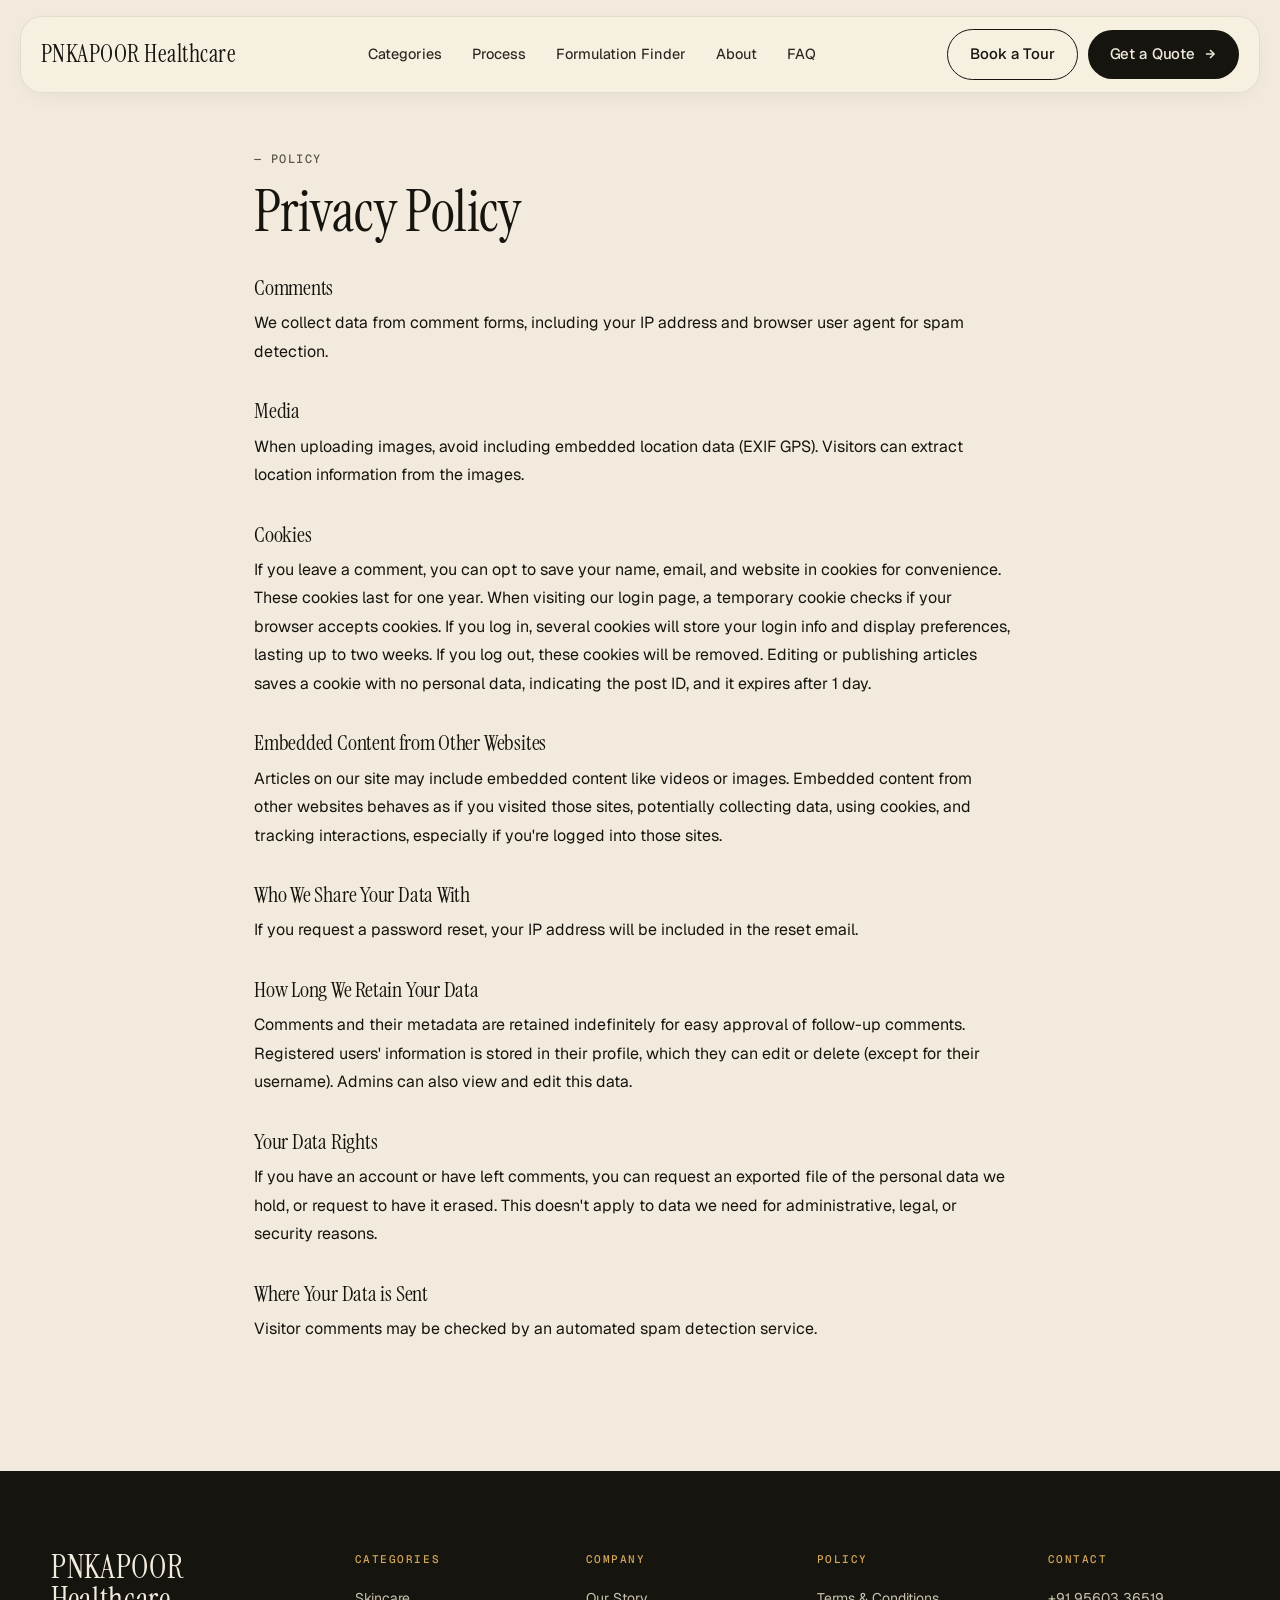
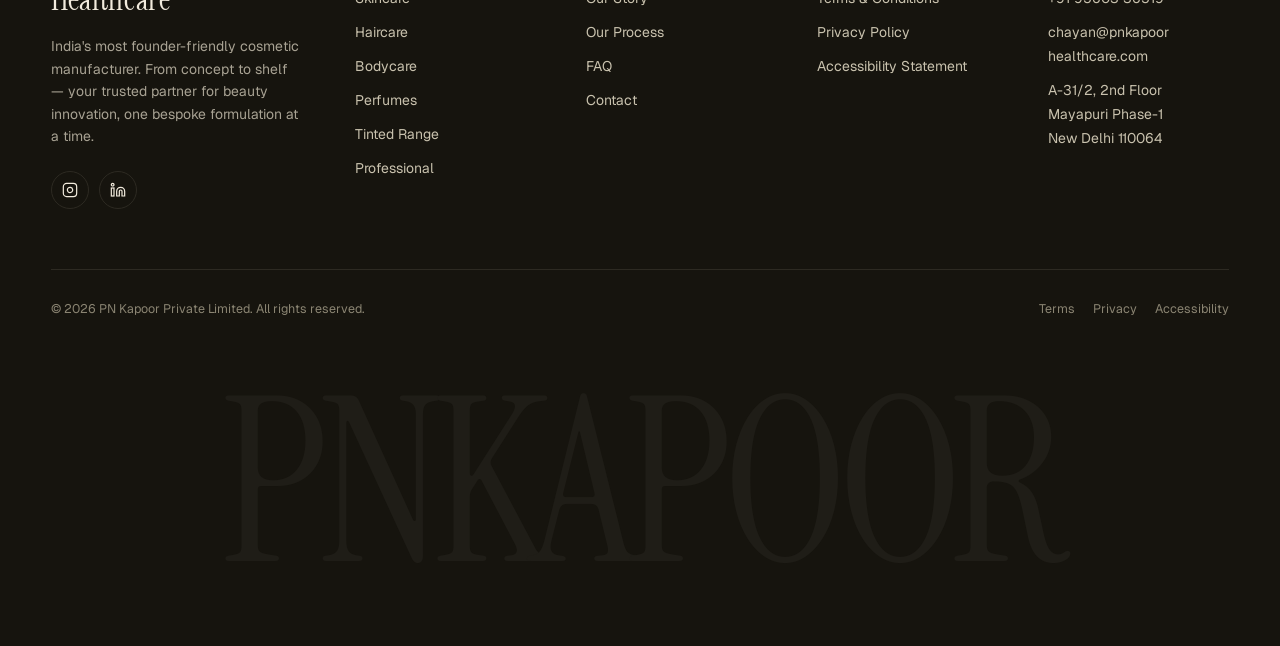
<file: privacy.html>
<!doctype html>
<html lang="en">
<head>
<meta charset="UTF-8">
<meta name="viewport" content="width=device-width, initial-scale=1.0">
<title>Privacy Policy · PN Kapoor Healthcare</title>
<link rel="icon" href="favicon.svg" type="image/svg+xml">
<link rel="preconnect" href="https://fonts.googleapis.com">
<link rel="preconnect" href="https://fonts.gstatic.com" crossorigin>
<link href="https://fonts.googleapis.com/css2?family=Instrument+Serif:ital@0;1&family=Geist:wght@300;400;500;600;700&family=Geist+Mono:wght@400;500&display=swap" rel="stylesheet">
<link rel="stylesheet" href="styles.css">
<style>
  .legal-wrap { max-width: 820px; margin: 0 auto; padding: 150px 24px 110px; }
  .legal-wrap .eyebrow { display:block; margin-bottom: 14px; }
  .legal-wrap h1 { font-family: var(--display); font-weight: 400; font-size: clamp(34px, 6vw, 58px); line-height: 1.05; letter-spacing: -.01em; margin-bottom: 26px; }
  .legal-body { max-width: 760px; }
  .legal-body p { margin-bottom: 18px; color: var(--ink); line-height: 1.78; }
  .legal-body h2.lh { font-family: var(--display); font-weight: 400; font-size: 22px; line-height: 1.2; margin: 32px 0 8px; color: var(--ink); }
  .legal-updated { font-family: var(--mono); font-size: 12px; letter-spacing: .1em; text-transform: uppercase; color: var(--ink-mute); margin-bottom: 26px; }
</style>
</head>
<body>
<div class="nav-wrap" id="navWrap">
  <nav class="nav">
    <a href="index.html" class="brand">
      <span class="brand-name">PNKAPOOR Healthcare</span>
    </a>
    <div class="nav-links">
      <a href="categories.html">Categories</a>
      <a href="process.html">Process</a>
      <a href="formulation-finder.html">Formulation Finder</a>
      <a href="about.html">About</a>
      <a href="faq.html">FAQ</a>
    </div>
    <div class="nav-cta">
      <a href="#contact" class="btn btn-ghost">Book a Tour</a>
      <a href="#contact" class="btn btn-primary">Get a Quote
        <svg width="14" height="14" viewBox="0 0 24 24" fill="none" stroke="currentColor" stroke-width="2.5"><line x1="5" y1="12" x2="19" y2="12"/><polyline points="12 5 19 12 12 19"/></svg>
      </a>
    </div>
  </nav>
</div>
<main class="legal-wrap">
  <span class="eyebrow">— Policy</span>
  <h1>Privacy Policy</h1>
  <div class="legal-body">
      <h2 class="lh">Comments</h2>
      <p>We collect data from comment forms, including your IP address and browser user agent for spam detection.</p>
      <h2 class="lh">Media</h2>
      <p>When uploading images, avoid including embedded location data (EXIF GPS). Visitors can extract location information from the images.</p>
      <h2 class="lh">Cookies</h2>
      <p>If you leave a comment, you can opt to save your name, email, and website in cookies for convenience. These cookies last for one year. When visiting our login page, a temporary cookie checks if your browser accepts cookies. If you log in, several cookies will store your login info and display preferences, lasting up to two weeks. If you log out, these cookies will be removed. Editing or publishing articles saves a cookie with no personal data, indicating the post ID, and it expires after 1 day.</p>
      <h2 class="lh">Embedded Content from Other Websites</h2>
      <p>Articles on our site may include embedded content like videos or images. Embedded content from other websites behaves as if you visited those sites, potentially collecting data, using cookies, and tracking interactions, especially if you're logged into those sites.</p>
      <h2 class="lh">Who We Share Your Data With</h2>
      <p>If you request a password reset, your IP address will be included in the reset email.</p>
      <h2 class="lh">How Long We Retain Your Data</h2>
      <p>Comments and their metadata are retained indefinitely for easy approval of follow-up comments. Registered users' information is stored in their profile, which they can edit or delete (except for their username). Admins can also view and edit this data.</p>
      <h2 class="lh">Your Data Rights</h2>
      <p>If you have an account or have left comments, you can request an exported file of the personal data we hold, or request to have it erased. This doesn't apply to data we need for administrative, legal, or security reasons.</p>
      <h2 class="lh">Where Your Data is Sent</h2>
      <p>Visitor comments may be checked by an automated spam detection service.</p>
      </div>
</main>
<footer>
  <div class="container">
    <div class="ft-top">
      <div class="ft-brand-block">
        <div class="brand">
          <span class="brand-name">PNKAPOOR Healthcare</span>
        </div>
        <p class="ft-tagline">India's most founder-friendly cosmetic manufacturer. From concept to shelf — your trusted partner for beauty innovation, one bespoke formulation at a time.</p>
        <div class="ft-socials">
          <a href="https://www.instagram.com/pnkapoor_health_care" target="_blank" class="ft-social"><svg width="16" height="16" viewBox="0 0 24 24" fill="none" stroke="currentColor" stroke-width="1.8"><rect x="2" y="2" width="20" height="20" rx="5"/><path d="M16 11.37A4 4 0 1 1 12.63 8 4 4 0 0 1 16 11.37z"/><line x1="17.5" y1="6.5" x2="17.51" y2="6.5"/></svg></a>
          <a href="https://www.linkedin.com/company/pnkapoorthirdpartymanufacturing/" target="_blank" class="ft-social"><svg width="16" height="16" viewBox="0 0 24 24" fill="none" stroke="currentColor" stroke-width="1.8"><path d="M16 8a6 6 0 0 1 6 6v7h-4v-7a2 2 0 0 0-4 0v7h-4v-7a6 6 0 0 1 6-6z"/><rect x="2" y="9" width="4" height="12"/><circle cx="4" cy="4" r="2"/></svg></a>
        </div>
      </div>
      <div class="ft-col"><h5>Categories</h5><ul>
        <li><a href="categories.html#skincare">Skincare</a></li>
        <li><a href="categories.html#haircare">Haircare</a></li>
        <li><a href="categories.html#bodycare">Bodycare</a></li>
        <li><a href="categories.html#perfume">Perfumes</a></li>
        <li><a href="categories.html#tinted">Tinted Range</a></li>
        <li><a href="categories.html#professional">Professional</a></li>
      </ul></div>
      <div class="ft-col"><h5>Company</h5><ul>
        <li><a href="about.html">Our Story</a></li>
        <li><a href="process.html">Our Process</a></li>
        <li><a href="faq.html">FAQ</a></li>
        <li><a href="#contact">Contact</a></li>
      </ul></div>
      <div class="ft-col"><h5>Policy</h5><ul>
        <li><a href="terms.html">Terms &amp; Conditions</a></li>
        <li><a href="privacy.html">Privacy Policy</a></li>
        <li><a href="accessibility.html">Accessibility Statement</a></li>
      </ul></div>
      <div class="ft-col"><h5>Contact</h5><ul>
        <li><a href="tel:+919560336519">+91 95603 36519</a></li>
        <li><a href="mailto:chayan@pnkapoorhealthcare.com">chayan@pnkapoor<br>healthcare.com</a></li>
        <li><a href="#">A-31/2, 2nd Floor<br>Mayapuri Phase-1<br>New Delhi 110064</a></li>
      </ul></div>
    </div>
    <div class="ft-bottom">
      <span>© 2026 PN Kapoor Private Limited. All rights reserved.</span>
      <div><a href="terms.html">Terms</a><a href="privacy.html">Privacy</a><a href="accessibility.html">Accessibility</a></div>
    </div>
    <div class="ft-wordmark">PNKAPOOR</div>
  </div>
</footer>
<script>
const nw = document.getElementById('navWrap');
addEventListener('scroll', function(){ if (window.scrollY > 20) { nw.classList.add('scrolled'); } else { nw.classList.remove('scrolled'); } });
</script>
</body>
</html>
</file>
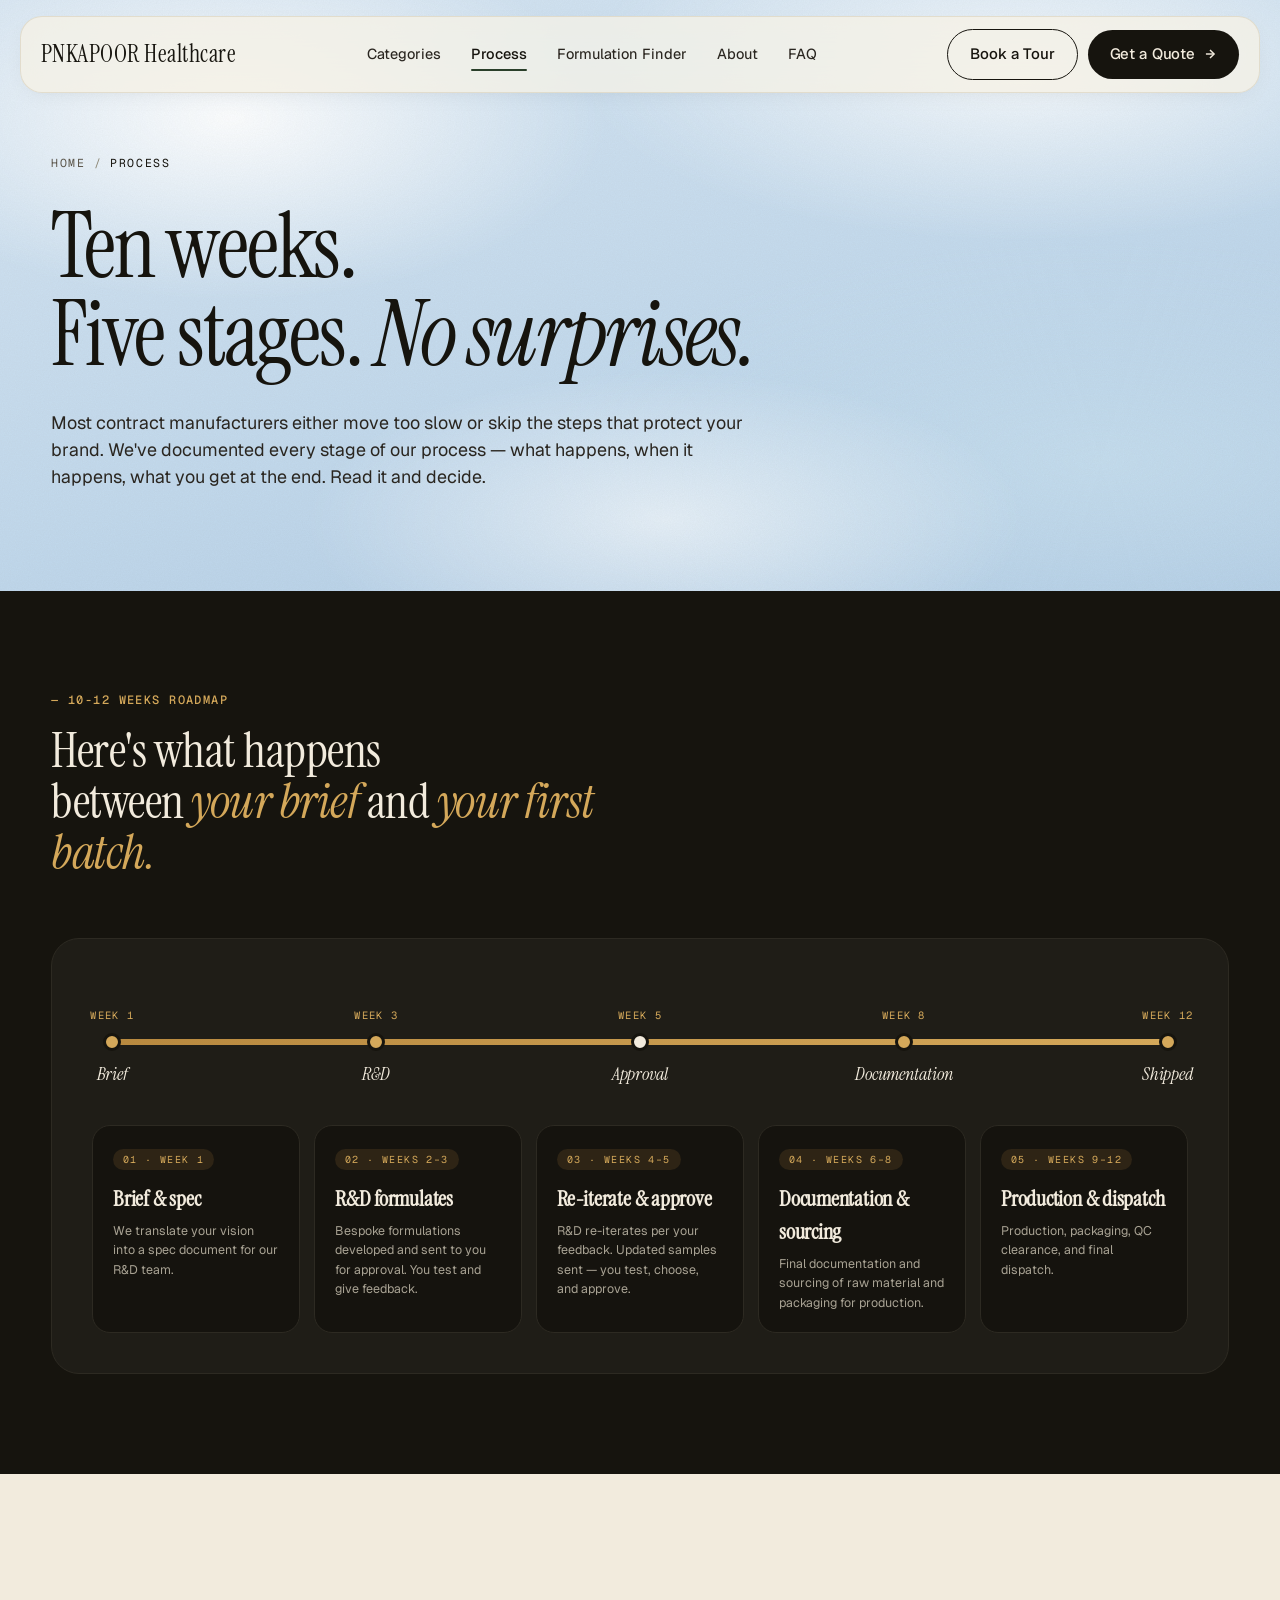
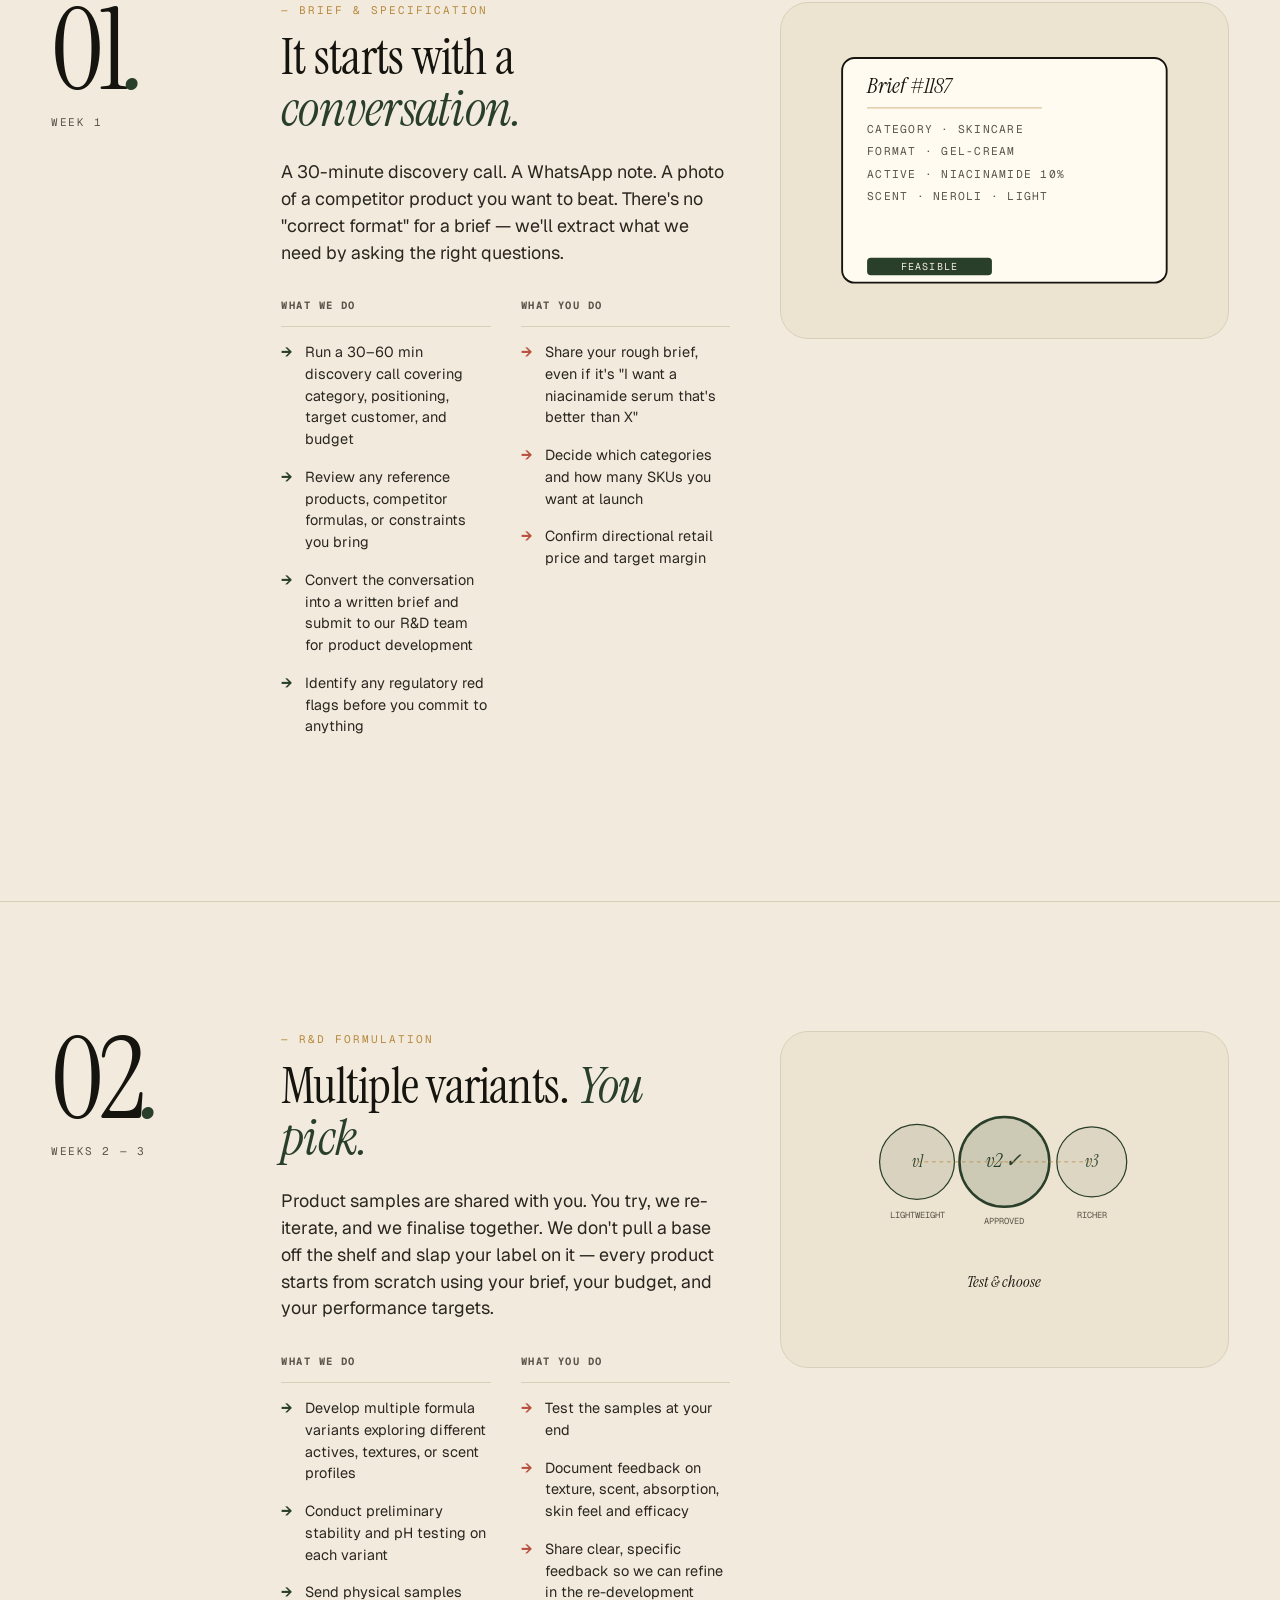
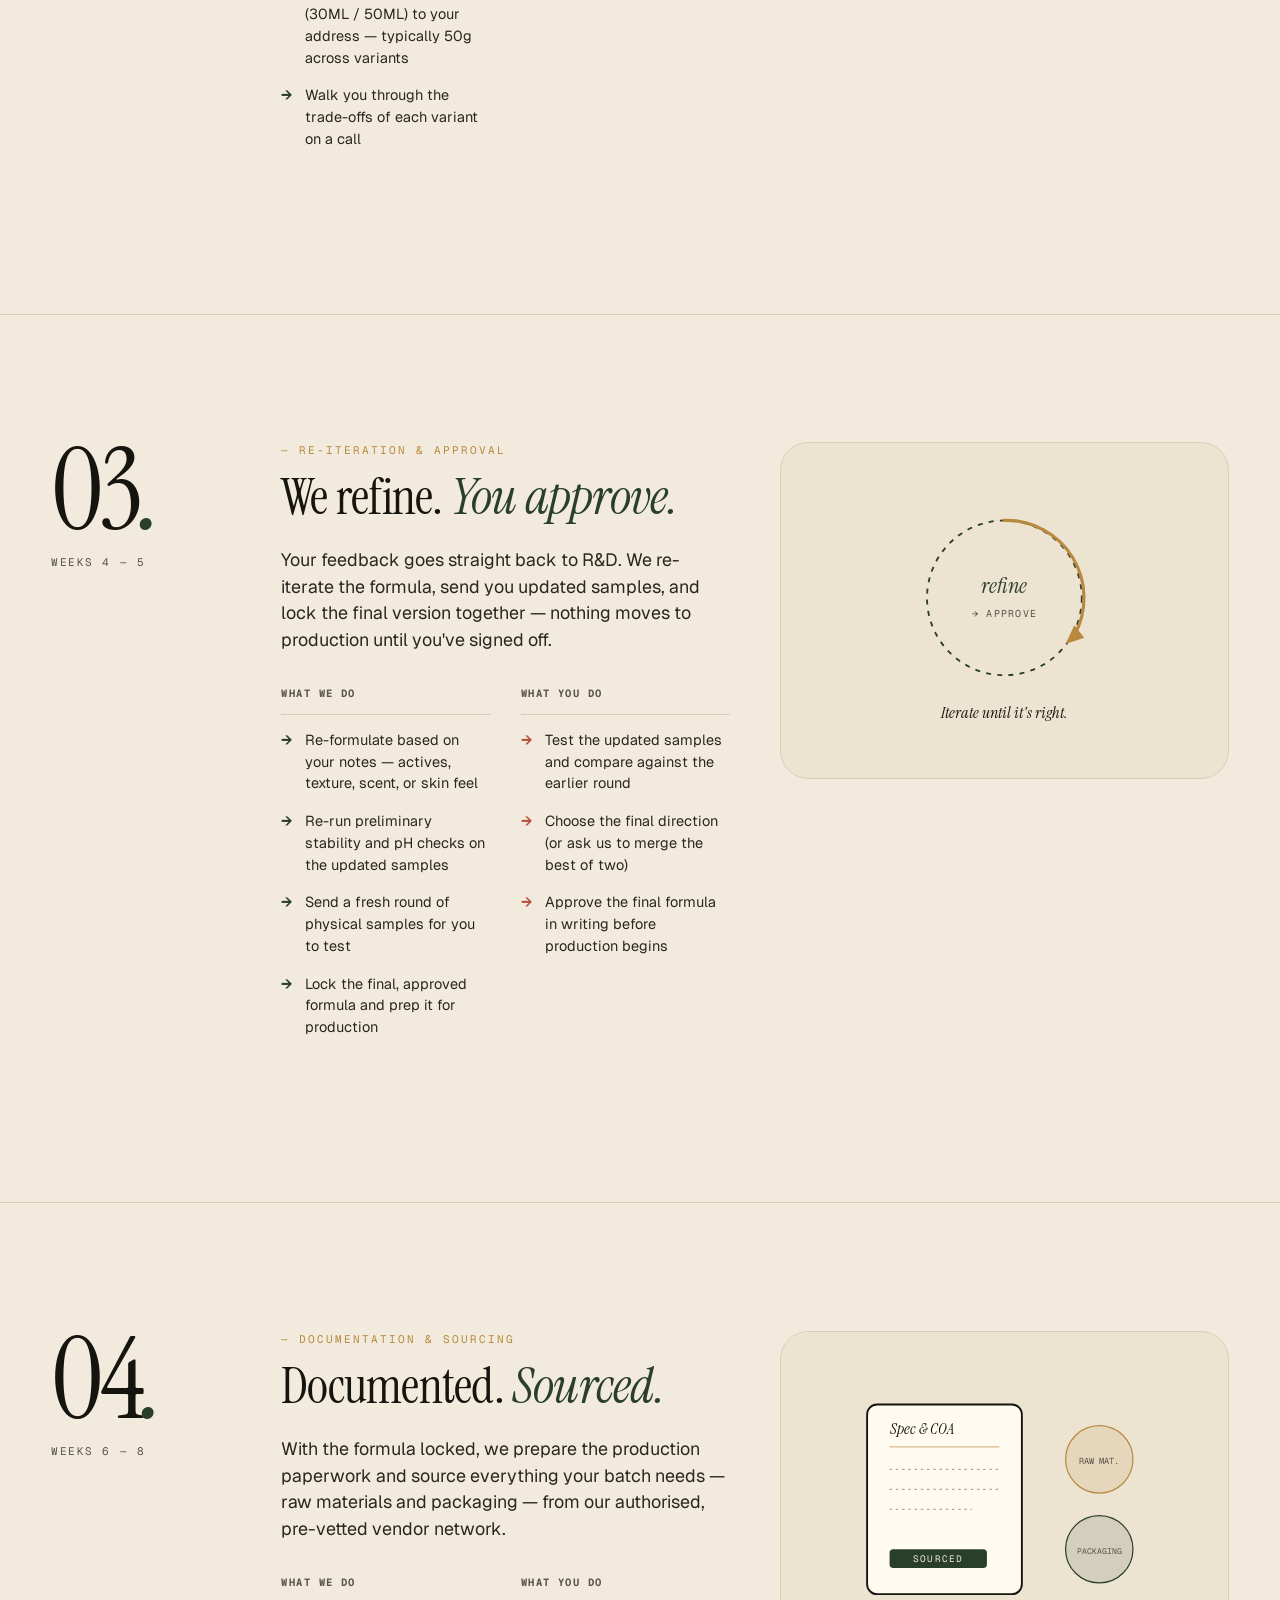
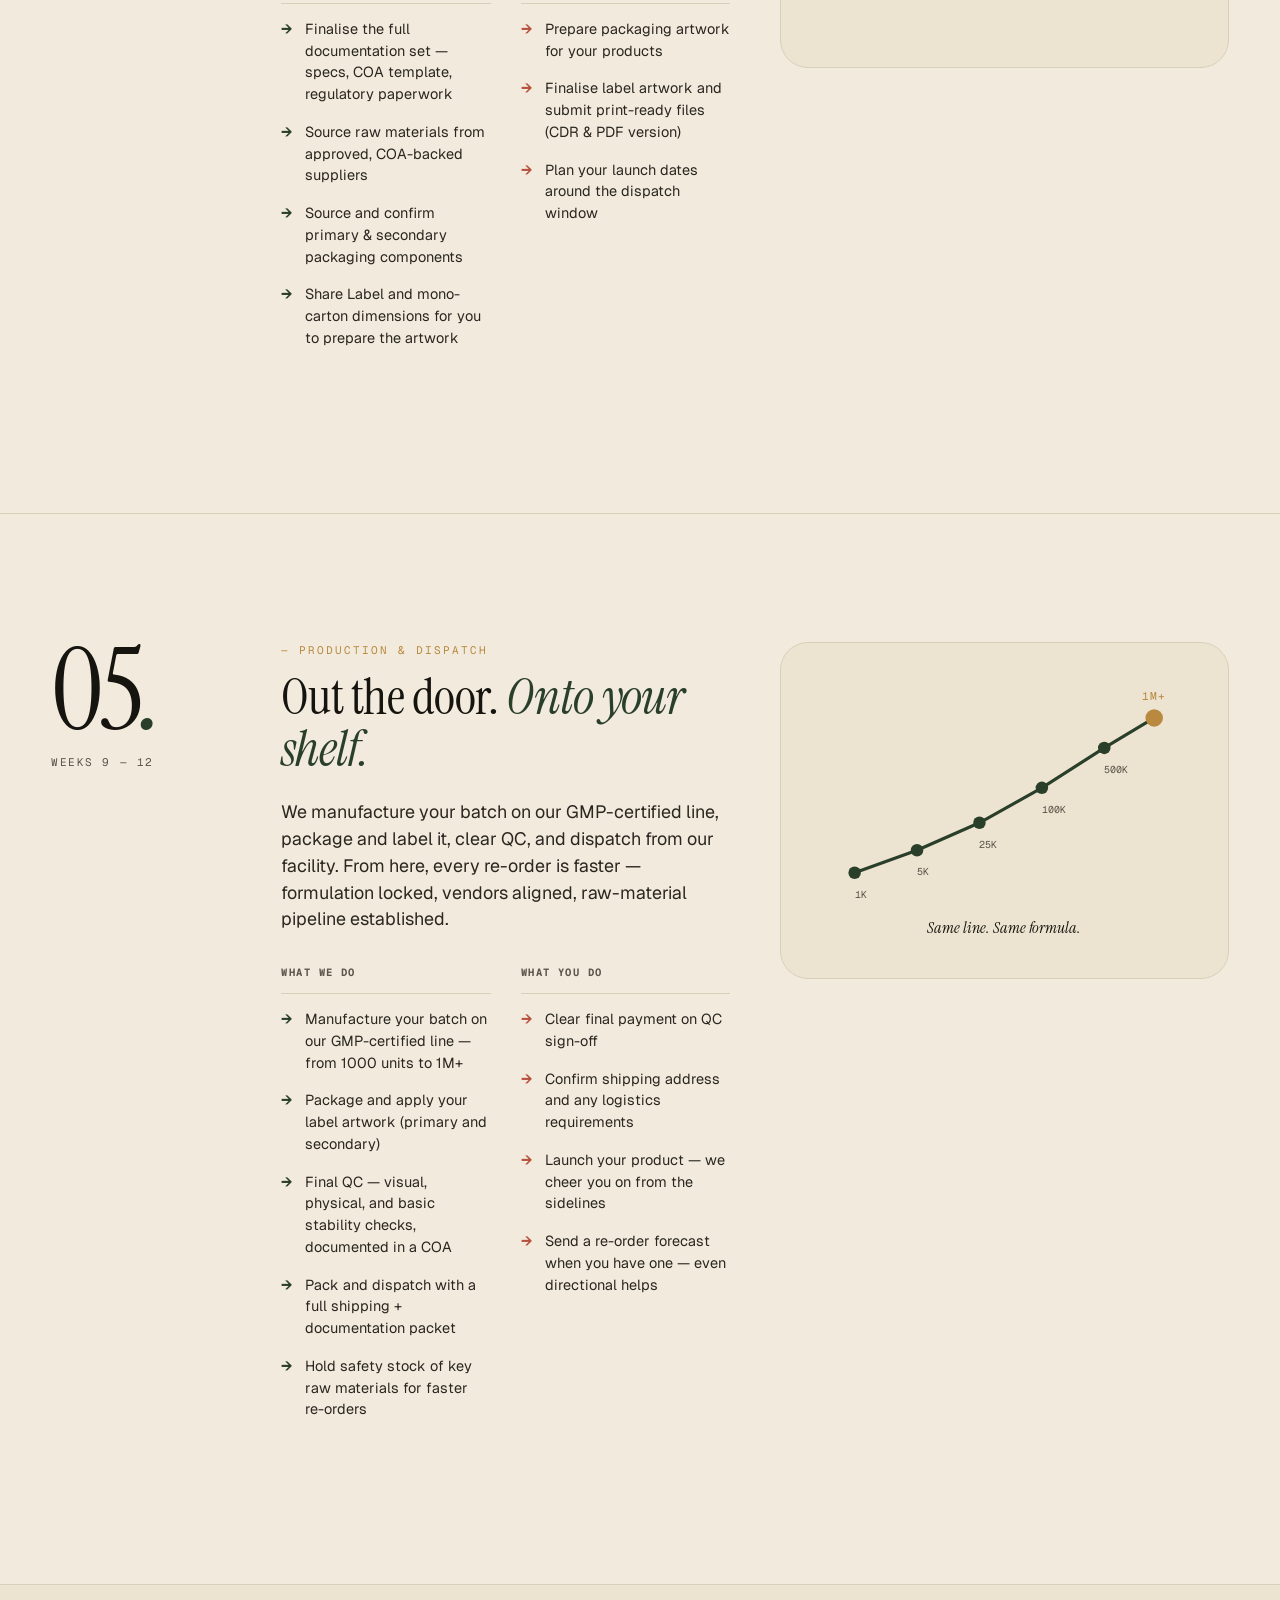
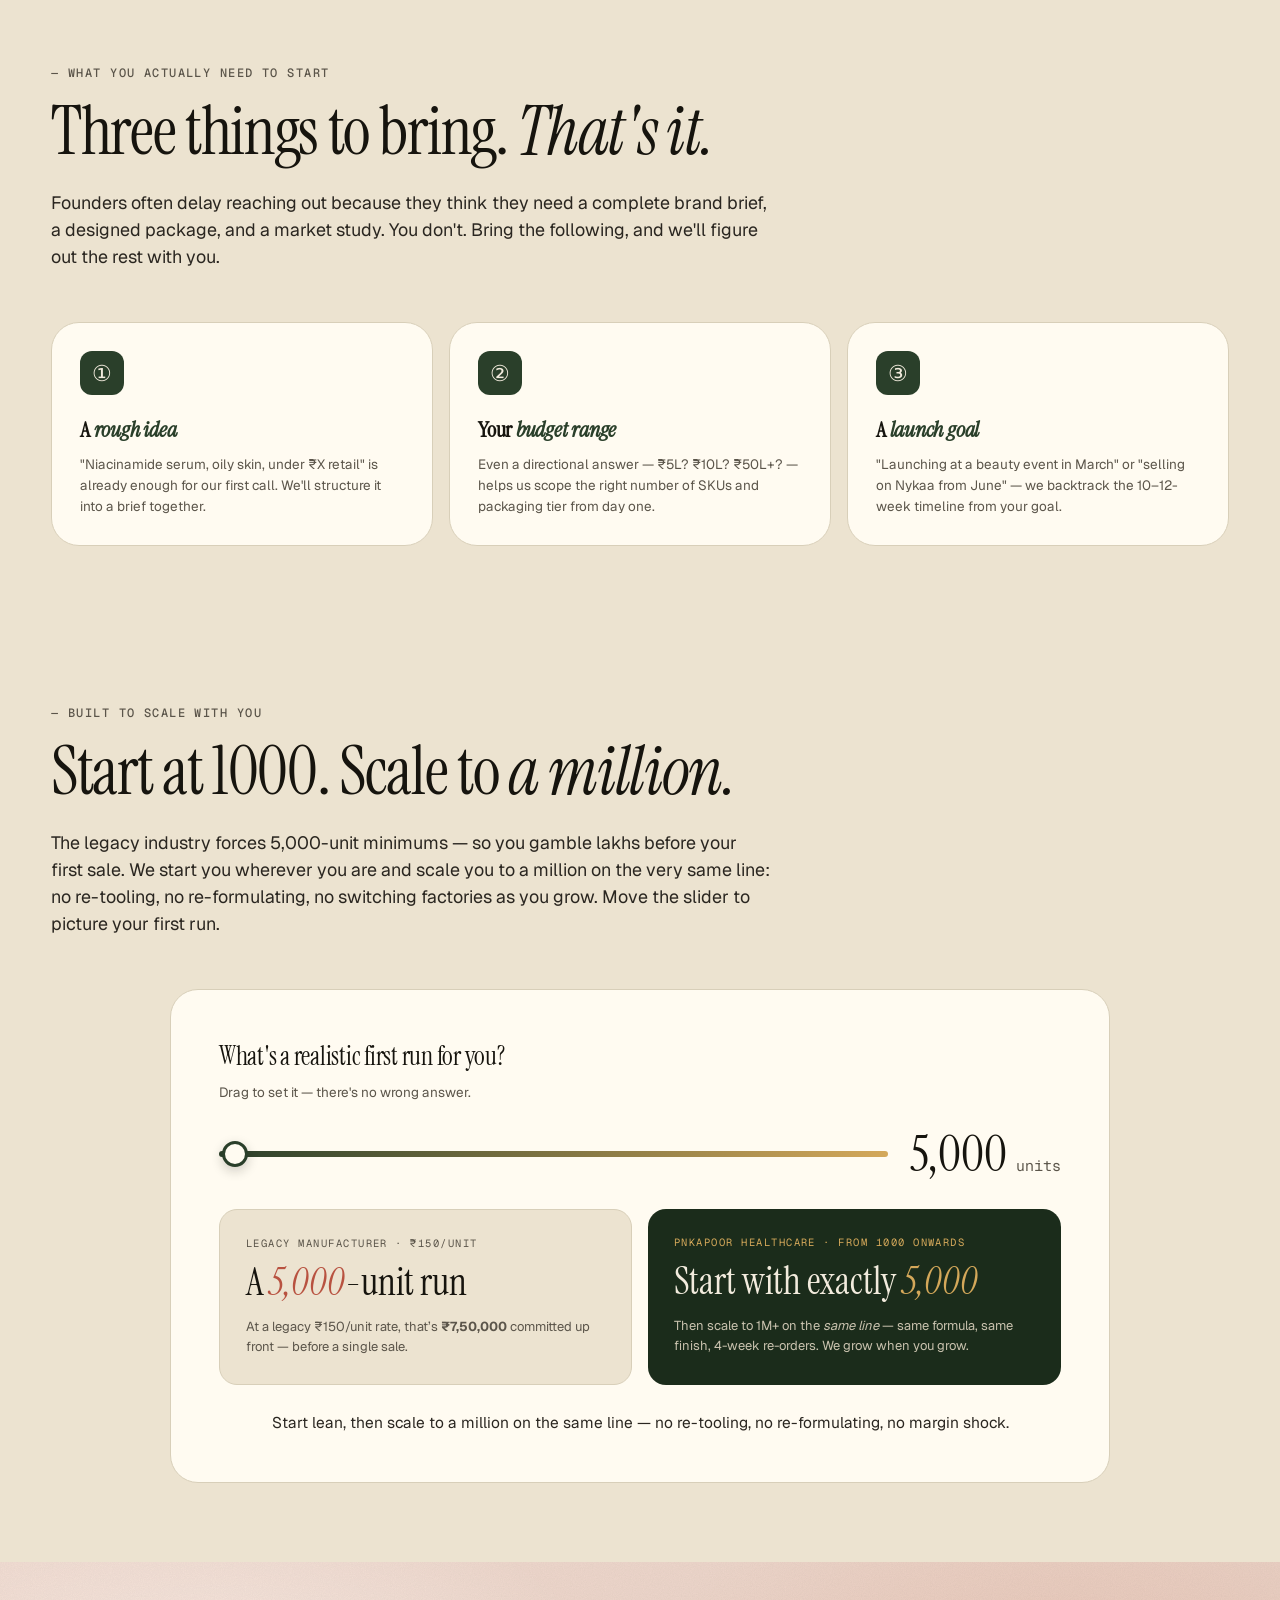
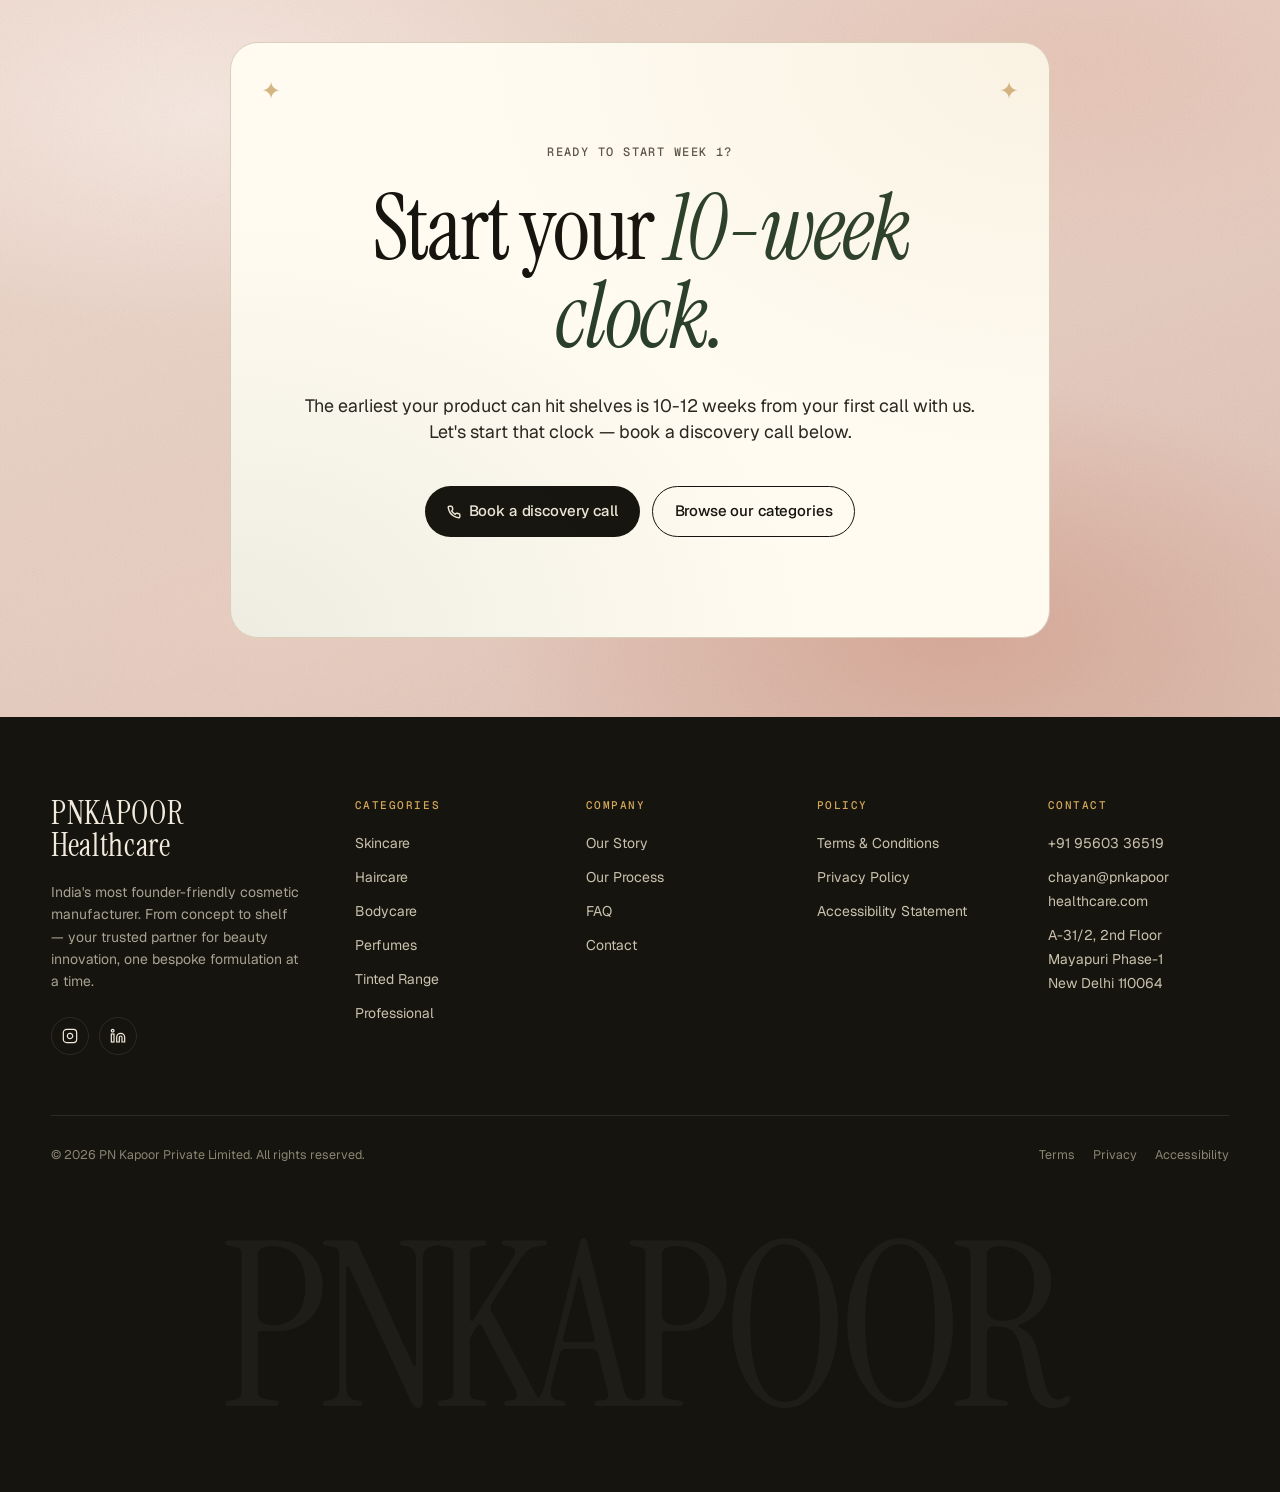
<file: process.html>
<!DOCTYPE html>
<html lang="en">
<head>
<meta charset="UTF-8" />
<meta name="viewport" content="width=device-width, initial-scale=1.0" />
<title>Process — PN Kapoor Healthcare</title>
<meta name="description" content="Our 12-week manufacturing process — from brief to first batch. Step by step, with timelines and deliverables." />
<link rel="icon" href="favicon.svg" type="image/svg+xml">
<meta property="og:type" content="website">
<meta property="og:site_name" content="PN Kapoor Healthcare">
<meta property="og:title" content="Process — PN Kapoor Healthcare">
<meta property="og:description" content="Our 12-week manufacturing process — from brief to first batch. Step by step, with timelines and deliverables.">
<meta property="og:image" content="images/hero-shelf-amber.jpg">
<meta name="twitter:card" content="summary_large_image">
<meta name="twitter:title" content="Process — PN Kapoor Healthcare">
<meta name="twitter:description" content="Our 12-week manufacturing process — from brief to first batch. Step by step, with timelines and deliverables.">
<link rel="preconnect" href="https://fonts.googleapis.com">
<link rel="preconnect" href="https://fonts.gstatic.com" crossorigin>
<link href="https://fonts.googleapis.com/css2?family=Instrument+Serif:ital@0;1&family=Geist:wght@300;400;500;600;700&family=Geist+Mono:wght@400;500&display=swap" rel="stylesheet">
<link rel="stylesheet" href="styles.css">

<style>
/* ===== Process page specific ===== */

/* Big timeline overview */
.process-overview {
  background: var(--ink);
  color: var(--cream);
  padding: clamp(60px, 8vw, 100px) 0;
}
.process-overview .eyebrow { color: var(--brass-soft); }
.process-overview .h2 { color: var(--cream); }
.process-overview .h2 .italic { color: var(--brass-soft); }
.process-overview .lede { color: #C9C2AE; }

.timeline-viz {
  margin-top: 60px;
  background: #1F1D17;
  border: 1px solid #2D2A22;
  border-radius: var(--radius-lg);
  padding: 40px;
}
.timeline-bar {
  position: relative;
  height: 6px;
  background: #2D2A22;
  border-radius: 3px;
  margin: 60px 20px;
}
.timeline-progress {
  position: absolute;
  height: 100%;
  left: 0;
  width: 100%;
  background: linear-gradient(90deg, #B8893F 0%, #D4A85A 100%);
  border-radius: 3px;
}
.timeline-marker {
  position: absolute;
  top: 50%;
  transform: translate(-50%, -50%);
  display: flex;
  flex-direction: column;
  align-items: center;
  gap: 12px;
}
.timeline-marker .dot {
  width: 18px;
  height: 18px;
  border-radius: 50%;
  background: var(--brass-soft);
  border: 3px solid var(--ink);
  position: relative;
  z-index: 2;
}
.timeline-marker.checkpoint .dot { background: var(--cream); }
.timeline-marker .label-top, .timeline-marker .label-bottom {
  position: absolute;
  white-space: nowrap;
  font-family: var(--mono);
  font-size: 10.5px;
  letter-spacing: .12em;
  text-transform: uppercase;
  color: var(--brass-soft);
}
.timeline-marker .label-top { bottom: 28px; }
.timeline-marker .label-bottom {
  top: 28px;
  font-family: var(--display);
  font-size: 18px;
  letter-spacing: -0.01em;
  text-transform: none;
  color: var(--cream);
  font-style: italic;
}

.timeline-legend {
  display: grid;
  grid-template-columns: repeat(5, 1fr);
  gap: 14px;
  margin-top: 80px;
}
.legend-card {
  padding: 20px;
  background: #15130E;
  border-radius: var(--radius);
  border: 1px solid #2D2A22;
}
.legend-card .step-tag {
  display: inline-block;
  padding: 3px 10px;
  background: rgba(184,137,63,.15);
  color: var(--brass-soft);
  border-radius: var(--radius-pill);
  font-family: var(--mono);
  font-size: 10px;
  letter-spacing: .14em;
  text-transform: uppercase;
  margin-bottom: 12px;
}
.legend-card h5 {
  font-family: var(--display);
  font-size: 22px;
  color: var(--cream);
  letter-spacing: -0.01em;
  margin-bottom: 6px;
}
.legend-card p { font-size: 12.5px; color: #A8A293; line-height: 1.55; }

/* Big stage sections */
.stage {
  padding: clamp(80px, 10vw, 140px) 0;
  border-bottom: 1px solid var(--line);
  position: relative;
}
.stage-row {
  display: grid;
  grid-template-columns: 180px 1fr 1fr;
  gap: 50px;
  align-items: start;
}
.stage-marker {
  position: sticky;
  top: 100px;
  text-align: left;
}
.stage-marker .stage-num-big {
  font-family: var(--display);
  font-size: clamp(80px, 9vw, 140px);
  line-height: 0.85;
  color: var(--ink);
  letter-spacing: -0.04em;
}
.stage-marker .stage-num-big .italic { color: var(--forest); }
.stage-marker .stage-weeks {
  font-family: var(--mono);
  font-size: 11px;
  letter-spacing: .14em;
  text-transform: uppercase;
  color: var(--ink-mute);
  margin-top: 14px;
}

.stage-content .stage-name {
  font-family: var(--mono);
  font-size: 11px;
  letter-spacing: .18em;
  text-transform: uppercase;
  color: var(--brass);
  margin-bottom: 12px;
}
.stage-content .stage-title {
  font-family: var(--display);
  font-size: clamp(36px, 4vw, 56px);
  line-height: 1.02;
  letter-spacing: -0.015em;
  margin-bottom: 24px;
}
.stage-content .stage-title .italic { color: var(--forest); }
.stage-content .lede { margin-bottom: 32px; }

.stage-detail h5 {
  font-family: var(--mono);
  font-size: 10.5px;
  letter-spacing: .14em;
  text-transform: uppercase;
  color: var(--ink-mute);
  margin-bottom: 14px;
  padding-bottom: 12px;
  border-bottom: 1px solid var(--line);
}
.stage-detail ul {
  list-style: none;
  display: flex;
  flex-direction: column;
  gap: 16px;
  margin-bottom: 36px;
}
.stage-detail ul li {
  font-size: 14.5px;
  color: var(--ink-soft);
  line-height: 1.5;
  padding-left: 24px;
  position: relative;
}
.stage-detail ul li::before {
  content: "→";
  position: absolute;
  left: 0;
  top: 0;
  color: var(--forest);
  font-weight: 700;
}
.stage-detail ul.you li::before { color: var(--terracotta); }

/* Visual + side */
.stage-side {
  display: flex;
  flex-direction: column;
  gap: 18px;
}
.stage-visual {
  aspect-ratio: 4/3;
  background: var(--cream-deep);
  border: 1px solid var(--line);
  border-radius: var(--radius-lg);
  display: flex;
  align-items: center;
  justify-content: center;
  padding: 30px;
  overflow: hidden;
  position: relative;
}
.deliverable-card {
  padding: 22px;
  background: var(--paper);
  border: 1px solid var(--line);
  border-radius: var(--radius);
}
.deliverable-card .dc-label {
  font-family: var(--mono);
  font-size: 10.5px;
  letter-spacing: .14em;
  text-transform: uppercase;
  color: var(--brass);
  margin-bottom: 10px;
}
.deliverable-card .dc-list {
  display: flex;
  flex-direction: column;
  gap: 10px;
}
.deliverable-card .dc-item {
  display: flex;
  justify-content: space-between;
  font-size: 13px;
  padding-bottom: 8px;
  border-bottom: 1px dashed var(--line);
}
.deliverable-card .dc-item:last-child { border-bottom: none; padding-bottom: 0; }
.deliverable-card .dc-item span:last-child {
  font-family: var(--mono);
  font-size: 10.5px;
  letter-spacing: .08em;
  color: var(--ink-mute);
  text-transform: uppercase;
}

/* Two-column split: what we do / what you do */
.split {
  display: grid;
  grid-template-columns: 1fr 1fr;
  gap: 30px;
  margin-top: 16px;
}

@media (max-width: 1000px) {
  .stage-row { grid-template-columns: 1fr; gap: 24px; }
  .stage-marker { position: relative; top: 0; display: flex; align-items: baseline; gap: 20px; }
  .stage-marker .stage-num-big { font-size: 60px; }
  .stage-marker .stage-weeks { margin-top: 0; }
  .split { grid-template-columns: 1fr; }
  .timeline-legend { grid-template-columns: 1fr 1fr; }
}
@media (max-width: 500px) {
  .timeline-legend { grid-template-columns: 1fr; }
}

/* What you bring section */
.you-bring {
  background: var(--cream-deep);
}
.you-bring-grid {
  display: grid;
  grid-template-columns: repeat(3, 1fr);
  gap: 16px;
  margin-top: 50px;
}
.bring-item {
  padding: 28px;
  background: var(--paper);
  border: 1px solid var(--line);
  border-radius: var(--radius-lg);
}
.bring-icon {
  width: 44px;
  height: 44px;
  border-radius: 12px;
  background: var(--forest);
  color: var(--cream);
  display: flex;
  align-items: center;
  justify-content: center;
  font-family: var(--display);
  font-size: 22px;
  margin-bottom: 18px;
}
.bring-item h4 {
  font-family: var(--display);
  font-size: 22px;
  letter-spacing: -0.01em;
  margin-bottom: 8px;
}
.bring-item h4 .italic { color: var(--forest); }
.bring-item p { font-size: 13.5px; color: var(--ink-mute); line-height: 1.55; }

@media (max-width: 800px) {
  .you-bring-grid { grid-template-columns: 1fr; }
}

/* --- MOQ / scale calculator --- */
/* --- MOQ Calculator --- */
.moq-card { max-width: 940px; margin: 50px auto 0; background: var(--paper); border: 1px solid var(--line); border-radius: var(--radius-lg); padding: clamp(28px, 4vw, 48px); }
.moq-q { font-family: var(--display); font-size: clamp(20px,2vw,26px); letter-spacing: -0.01em; margin-bottom: 6px; }
.moq-sub { font-size: 13.5px; color: var(--ink-mute); margin-bottom: 26px; }
.moq-range-wrap { display: flex; align-items: center; gap: 22px; }
.moq-range { -webkit-appearance: none; appearance: none; width: 100%; height: 6px; border-radius: 3px; background: linear-gradient(90deg, var(--forest), var(--brass-soft)); outline: none; }
.moq-range::-webkit-slider-thumb { -webkit-appearance: none; width: 26px; height: 26px; border-radius: 50%; background: var(--paper); border: 3px solid var(--forest); cursor: pointer; box-shadow: 0 4px 12px rgba(22,20,14,.2); }
.moq-range::-moz-range-thumb { width: 26px; height: 26px; border-radius: 50%; background: var(--paper); border: 3px solid var(--forest); cursor: pointer; }
.moq-units { font-family: var(--display); font-size: clamp(32px,4vw,50px); color: var(--ink); line-height: 1; white-space: nowrap; }
.moq-units .u { font-size: 15px; color: var(--ink-mute); font-family: var(--mono); }
.moq-out { display: grid; grid-template-columns: 1fr 1fr; gap: 16px; margin-top: 30px; }
.moq-col { padding: 26px; border-radius: var(--radius); }
.moq-col.trad { background: var(--cream-deep); border: 1px solid var(--line); }
.moq-col.pnk { background: var(--forest-deep); color: var(--cream); }
.moq-col .lbl { font-family: var(--mono); font-size: 10.5px; letter-spacing: .14em; text-transform: uppercase; color: var(--ink-mute); margin-bottom: 12px; }
.moq-col.pnk .lbl { color: var(--brass-soft); }
.moq-col .big { font-family: var(--display); font-size: clamp(26px,3.2vw,38px); line-height: 1.05; }
.moq-col .big .italic { color: var(--terracotta); font-style: italic; }
.moq-col.pnk .big .italic { color: var(--brass-soft); }
.moq-col .note { font-size: 13px; margin-top: 14px; line-height: 1.55; color: var(--ink-mute); }
.moq-col.pnk .note { color: #C9C2AE; }
.moq-verdict { margin-top: 26px; text-align: center; font-size: 15.5px; color: var(--ink-soft); }
.moq-verdict strong { color: var(--forest); font-weight: 600; }
@media (max-width: 700px) { .moq-out { grid-template-columns: 1fr; } .moq-range-wrap { flex-direction: column; align-items: stretch; gap: 14px; } }

/* ---- mobile ---- */
@media (max-width: 600px) {
  .stage-row { grid-template-columns: 1fr; gap: 20px; }
  .stage-marker { position: static; top: auto; }
  .stage-num-big { font-size: clamp(54px, 14vw, 80px); }
  .stage-title { font-size: clamp(27px, 7vw, 44px); }
  .split { grid-template-columns: 1fr; gap: 18px; }
  .timeline-legend { grid-template-columns: 1fr; }
  .timeline-viz { padding: 22px; }
  .timeline-bar { margin: 36px 6px; }
  .legend-card { padding: 16px; }
  .stage-visual { aspect-ratio: 16/10; padding: 22px; }
  .moq-units { font-size: clamp(24px, 6vw, 34px); white-space: normal; }
  .moq-out { grid-template-columns: 1fr; }
  .moq-card { padding: 24px; }
}
</style>
</head>
<body>

<!-- NAV -->
<div class="nav-wrap" id="navWrap">
  <nav class="nav">
    <a href="index.html" class="brand">
      <span class="brand-name">PNKAPOOR Healthcare</span>
    </a>
    <div class="nav-links">
      <a href="categories.html">Categories</a>
      <a href="process.html" class="active">Process</a>
      <a href="formulation-finder.html">Formulation Finder</a>
      <a href="about.html">About</a>
      <a href="faq.html">FAQ</a>
    </div>
    <div class="nav-cta">
      <a href="index.html#contact" class="btn btn-ghost">Book a Tour</a>
      <a href="index.html#contact" class="btn btn-primary">Get a Quote
        <svg width="14" height="14" viewBox="0 0 24 24" fill="none" stroke="currentColor" stroke-width="2.5"><line x1="5" y1="12" x2="19" y2="12"/><polyline points="12 5 19 12 12 19"/></svg>
      </a>
    </div>
  </nav>
</div>

<!-- HERO -->
<section class="page-hero">
  <div class="page-hero-grain"></div>
  <div class="container page-hero-inner">
    <div class="crumb">
      <a href="index.html">Home</a>
      <span class="sep">/</span>
      <span class="current">Process</span>
    </div>
    <h1 class="h-display">Ten weeks.<br>Five stages. <span class="italic">No surprises.</span></h1>
    <p class="lede" style="margin-top:32px">
      Most contract manufacturers either move too slow or skip the steps that protect your brand. We've documented every stage of our process — what happens, when it happens, what you get at the end. Read it and decide.
    </p>
  </div>
</section>

<!-- TIMELINE OVERVIEW -->
<section class="process-overview">
  <div class="container">
    <div class="section-head">
      <div class="eyebrow">— 10-12 WEEKS ROADMAP</div>
      <h2 class="h2" style="margin-top:14px; max-width:24ch">
        Here's what happens<br>
        between <span class="italic">your brief</span> and <span class="italic">your first batch.</span>
      </h2>
    </div>

    <div class="timeline-viz">
      <div class="timeline-bar">
        <div class="timeline-progress"></div>
        <div class="timeline-marker" style="left: 0%">
          <span class="label-top">Week 1</span>
          <div class="dot"></div>
          <span class="label-bottom">Brief</span>
        </div>
        <div class="timeline-marker" style="left: 25%">
          <span class="label-top">Week 3</span>
          <div class="dot"></div>
          <span class="label-bottom">R&amp;D</span>
        </div>
        <div class="timeline-marker checkpoint" style="left: 50%">
          <span class="label-top">Week 5</span>
          <div class="dot"></div>
          <span class="label-bottom">Approval</span>
        </div>
        <div class="timeline-marker" style="left: 75%">
          <span class="label-top">Week 8</span>
          <div class="dot"></div>
          <span class="label-bottom">Documentation</span>
        </div>
        <div class="timeline-marker" style="left: 100%">
          <span class="label-top">Week 12</span>
          <div class="dot"></div>
          <span class="label-bottom">Shipped</span>
        </div>
      </div>

      <div class="timeline-legend">
        <div class="legend-card">
          <span class="step-tag">01 · Week 1</span>
          <h5>Brief &amp; spec</h5>
          <p>We translate your vision into a spec document for our R&amp;D team.</p>
        </div>
        <div class="legend-card">
          <span class="step-tag">02 · Weeks 2–3</span>
          <h5>R&amp;D formulates</h5>
          <p>Bespoke formulations developed and sent to you for approval. You test and give feedback.</p>
        </div>
        <div class="legend-card">
          <span class="step-tag">03 · Weeks 4–5</span>
          <h5>Re-iterate &amp; approve</h5>
          <p>R&amp;D re-iterates per your feedback. Updated samples sent — you test, choose, and approve.</p>
        </div>
        <div class="legend-card">
          <span class="step-tag">04 · Weeks 6–8</span>
          <h5>Documentation &amp; sourcing</h5>
          <p>Final documentation and sourcing of raw material and packaging for production.</p>
        </div>
        <div class="legend-card">
          <span class="step-tag">05 · Weeks 9–12</span>
          <h5>Production &amp; dispatch</h5>
          <p>Production, packaging, QC clearance, and final dispatch.</p>
        </div>
      </div>
    </div>
  </div>
</section>

<!-- ════════ STAGE 1 ════════ -->
<section class="stage">
  <div class="container">
    <div class="stage-row">
      <div class="stage-marker">
        <div class="stage-num-big">01<span class="italic">.</span></div>
        <div class="stage-weeks">Week 1</div>
      </div>

      <div class="stage-content">
        <div class="stage-name">— Brief &amp; Specification</div>
        <h2 class="stage-title">It starts with a <span class="italic">conversation.</span></h2>
        <p class="lede">A 30-minute discovery call. A WhatsApp note. A photo of a competitor product you want to beat. There's no "correct format" for a brief — we'll extract what we need by asking the right questions.</p>

        <div class="split">
          <div class="stage-detail">
            <h5>What we do</h5>
            <ul>
              <li>Run a 30–60 min discovery call covering category, positioning, target customer, and budget</li>
              <li>Review any reference products, competitor formulas, or constraints you bring</li>
              <li>Convert the conversation into a written brief and submit to our R&amp;D team for product development</li>
              <li>Identify any regulatory red flags before you commit to anything</li>
            </ul>
          </div>
          <div class="stage-detail">
            <h5>What you do</h5>
            <ul class="you">
              <li>Share your rough brief, even if it's "I want a niacinamide serum that's better than X"</li>
              <li>Decide which categories and how many SKUs you want at launch</li>
              <li>Confirm directional retail price and target margin</li>
            </ul>
          </div>
        </div>
      </div>

      <div class="stage-side">
        <div class="stage-visual">
          <svg width="100%" height="100%" viewBox="0 0 300 220" fill="none">
            <rect x="20" y="20" width="260" height="180" rx="10" fill="#FFFBF1" stroke="#16140E" stroke-width="1.5"/>
            <text x="40" y="48" font-family="Instrument Serif" font-size="18" fill="#16140E" font-style="italic">Brief #1187</text>
            <line x1="40" y1="60" x2="180" y2="60" stroke="#B8893F" stroke-width="0.5"/>
            <text x="40" y="80" font-family="Geist Mono" font-size="9" fill="#5B554A" letter-spacing="1">CATEGORY · SKINCARE</text>
            <text x="40" y="98" font-family="Geist Mono" font-size="9" fill="#5B554A" letter-spacing="1">FORMAT · GEL-CREAM</text>
            <text x="40" y="116" font-family="Geist Mono" font-size="9" fill="#5B554A" letter-spacing="1">ACTIVE · NIACINAMIDE 10%</text>
            <text x="40" y="134" font-family="Geist Mono" font-size="9" fill="#5B554A" letter-spacing="1">SCENT · NEROLI · LIGHT</text>
            <rect x="40" y="180" width="100" height="14" rx="3" fill="#2A3F2A"/>
            <text x="90" y="190" text-anchor="middle" font-family="Geist Mono" font-size="8" fill="#F2EBDD" letter-spacing="1">FEASIBLE</text>
          </svg>
        </div>
      </div>
    </div>
  </div>
</section>

<!-- ════════ STAGE 2 ════════ -->
<section class="stage">
  <div class="container">
    <div class="stage-row">
      <div class="stage-marker">
        <div class="stage-num-big">02<span class="italic">.</span></div>
        <div class="stage-weeks">Weeks 2 — 3</div>
      </div>

      <div class="stage-content">
        <div class="stage-name">— R&amp;D Formulation</div>
        <h2 class="stage-title">Multiple variants. <span class="italic">You pick.</span></h2>
        <p class="lede">Product samples are shared with you. You try, we re-iterate, and we finalise together. We don't pull a base off the shelf and slap your label on it — every product starts from scratch using your brief, your budget, and your performance targets.</p>

        <div class="split">
          <div class="stage-detail">
            <h5>What we do</h5>
            <ul>
              <li>Develop multiple formula variants exploring different actives, textures, or scent profiles</li>
              <li>Conduct preliminary stability and pH testing on each variant</li>
              <li>Send physical samples (30ML / 50ML) to your address — typically 50g across variants</li>
              <li>Walk you through the trade-offs of each variant on a call</li>
            </ul>
          </div>
          <div class="stage-detail">
            <h5>What you do</h5>
            <ul class="you">
              <li>Test the samples at your end</li>
              <li>Document feedback on texture, scent, absorption, skin feel and efficacy</li>
              <li>Share clear, specific feedback so we can refine in the re-development</li>
            </ul>
          </div>
        </div>
      </div>

      <div class="stage-side">
        <div class="stage-visual">
          <svg width="100%" height="100%" viewBox="0 0 300 220" fill="none">
            <g>
              <circle cx="80" cy="80" r="30" fill="rgba(42,63,42,0.1)" stroke="#2A3F2A" stroke-width="1"/>
              <text x="80" y="84" text-anchor="middle" font-family="Instrument Serif" font-size="14" fill="#2A3F2A" font-style="italic">v1</text>
              <text x="80" y="125" text-anchor="middle" font-family="Geist Mono" font-size="7" fill="#5B554A">LIGHTWEIGHT</text>
            </g>
            <g>
              <circle cx="150" cy="80" r="36" fill="rgba(42,63,42,0.16)" stroke="#2A3F2A" stroke-width="2"/>
              <text x="150" y="84" text-anchor="middle" font-family="Instrument Serif" font-size="16" fill="#2A3F2A" font-style="italic">v2 ✓</text>
              <text x="150" y="130" text-anchor="middle" font-family="Geist Mono" font-size="7" fill="#5B554A">APPROVED</text>
            </g>
            <g>
              <circle cx="220" cy="80" r="28" fill="rgba(42,63,42,0.08)" stroke="#2A3F2A" stroke-width="1"/>
              <text x="220" y="84" text-anchor="middle" font-family="Instrument Serif" font-size="14" fill="#2A3F2A" font-style="italic">v3</text>
              <text x="220" y="125" text-anchor="middle" font-family="Geist Mono" font-size="7" fill="#5B554A">RICHER</text>
            </g>
            <line x1="80" y1="80" x2="150" y2="80" stroke="#B8893F" stroke-width="0.6" stroke-dasharray="3 3"/>
            <line x1="150" y1="80" x2="220" y2="80" stroke="#B8893F" stroke-width="0.6" stroke-dasharray="3 3"/>
            <text x="150" y="180" text-anchor="middle" font-family="Instrument Serif" font-size="13" fill="#16140E" font-style="italic">Test &amp; choose</text>
          </svg>
        </div>
      </div>
    </div>
  </div>
</section>

<!-- ════════ STAGE 3 ════════ -->
<section class="stage">
  <div class="container">
    <div class="stage-row">
      <div class="stage-marker">
        <div class="stage-num-big">03<span class="italic">.</span></div>
        <div class="stage-weeks">Weeks 4 — 5</div>
      </div>

      <div class="stage-content">
        <div class="stage-name">— Re-iteration &amp; Approval</div>
        <h2 class="stage-title">We refine. <span class="italic">You approve.</span></h2>
        <p class="lede">Your feedback goes straight back to R&amp;D. We re-iterate the formula, send you updated samples, and lock the final version together — nothing moves to production until you've signed off.</p>

        <div class="split">
          <div class="stage-detail">
            <h5>What we do</h5>
            <ul>
              <li>Re-formulate based on your notes — actives, texture, scent, or skin feel</li>
              <li>Re-run preliminary stability and pH checks on the updated samples</li>
              <li>Send a fresh round of physical samples for you to test</li>
              <li>Lock the final, approved formula and prep it for production</li>
            </ul>
          </div>
          <div class="stage-detail">
            <h5>What you do</h5>
            <ul class="you">
              <li>Test the updated samples and compare against the earlier round</li>
              <li>Choose the final direction (or ask us to merge the best of two)</li>
              <li>Approve the final formula in writing before production begins</li>
            </ul>
          </div>
        </div>
      </div>

      <div class="stage-side">
        <div class="stage-visual">
          <svg width="100%" height="100%" viewBox="0 0 300 220" fill="none">
            <circle cx="150" cy="100" r="62" fill="none" stroke="#2A3F2A" stroke-width="1.5" stroke-dasharray="4 5"/>
            <path d="M150 38 A62 62 0 0 1 206 130" stroke="#B8893F" stroke-width="2.5" fill="none" stroke-linecap="round"/>
            <polygon points="206,122 214,132 199,137" fill="#B8893F"/>
            <text x="150" y="96" text-anchor="middle" font-family="Instrument Serif" font-size="18" fill="#2A3F2A" font-style="italic">refine</text>
            <text x="150" y="115" text-anchor="middle" font-family="Geist Mono" font-size="8" fill="#5B554A" letter-spacing="1">→ APPROVE</text>
            <text x="150" y="196" text-anchor="middle" font-family="Instrument Serif" font-size="13" fill="#16140E" font-style="italic">Iterate until it's right.</text>
          </svg>
        </div>
      </div>
    </div>
  </div>
</section>

<!-- ════════ STAGE 4 ════════ -->
<section class="stage">
  <div class="container">
    <div class="stage-row">
      <div class="stage-marker">
        <div class="stage-num-big">04<span class="italic">.</span></div>
        <div class="stage-weeks">Weeks 6 — 8</div>
      </div>

      <div class="stage-content">
        <div class="stage-name">— Documentation &amp; Sourcing</div>
        <h2 class="stage-title">Documented. <span class="italic">Sourced.</span></h2>
        <p class="lede">With the formula locked, we prepare the production paperwork and source everything your batch needs — raw materials and packaging — from our authorised, pre-vetted vendor network.</p>

        <div class="split">
          <div class="stage-detail">
            <h5>What we do</h5>
            <ul>
              <li>Finalise the full documentation set — specs, COA template, regulatory paperwork</li>
              <li>Source raw materials from approved, COA-backed suppliers</li>
              <li>Source and confirm primary &amp; secondary packaging components</li>
              <li>Share Label and mono-carton dimensions for you to prepare the artwork</li>
            </ul>
          </div>
          <div class="stage-detail">
            <h5>What you do</h5>
            <ul class="you">
              <li>Prepare packaging artwork for your products</li>
              <li>Finalise label artwork and submit print-ready files (CDR &amp; PDF version)</li>
              <li>Plan your launch dates around the dispatch window</li>
            </ul>
          </div>
        </div>
      </div>

      <div class="stage-side">
        <div class="stage-visual">
          <svg width="100%" height="100%" viewBox="0 0 300 220" fill="none">
            <rect x="40" y="34" width="124" height="152" rx="8" fill="#FFFBF1" stroke="#16140E" stroke-width="1.5"/>
            <text x="58" y="58" font-family="Instrument Serif" font-size="13" fill="#16140E" font-style="italic">Spec &amp; COA</text>
            <line x1="58" y1="68" x2="146" y2="68" stroke="#B8893F" stroke-width="0.6"/>
            <line x1="58" y1="86" x2="146" y2="86" stroke="#5B554A" stroke-width="0.5" stroke-dasharray="2 3"/>
            <line x1="58" y1="102" x2="146" y2="102" stroke="#5B554A" stroke-width="0.5" stroke-dasharray="2 3"/>
            <line x1="58" y1="118" x2="124" y2="118" stroke="#5B554A" stroke-width="0.5" stroke-dasharray="2 3"/>
            <rect x="58" y="150" width="78" height="15" rx="3" fill="#2A3F2A"/>
            <text x="97" y="160.5" text-anchor="middle" font-family="Geist Mono" font-size="7.5" fill="#F2EBDD" letter-spacing="1">SOURCED</text>
            <circle cx="226" cy="78" r="27" fill="rgba(184,137,63,0.14)" stroke="#B8893F" stroke-width="1"/>
            <text x="226" y="82" text-anchor="middle" font-family="Geist Mono" font-size="7" fill="#5B554A">RAW MAT.</text>
            <circle cx="226" cy="150" r="27" fill="rgba(42,63,42,0.12)" stroke="#2A3F2A" stroke-width="1"/>
            <text x="226" y="154" text-anchor="middle" font-family="Geist Mono" font-size="6.5" fill="#5B554A">PACKAGING</text>
          </svg>
        </div>
      </div>
    </div>
  </div>
</section>

<!-- ════════ STAGE 5 ════════ -->
<section class="stage">
  <div class="container">
    <div class="stage-row">
      <div class="stage-marker">
        <div class="stage-num-big">05<span class="italic">.</span></div>
        <div class="stage-weeks">Weeks 9 — 12</div>
      </div>

      <div class="stage-content">
        <div class="stage-name">— Production &amp; Dispatch</div>
        <h2 class="stage-title">Out the door. <span class="italic">Onto your shelf.</span></h2>
        <p class="lede">We manufacture your batch on our GMP-certified line, package and label it, clear QC, and dispatch from our facility. From here, every re-order is faster — formulation locked, vendors aligned, raw-material pipeline established.</p>

        <div class="split">
          <div class="stage-detail">
            <h5>What we do</h5>
            <ul>
              <li>Manufacture your batch on our GMP-certified line — from 1000 units to 1M+</li>
              <li>Package and apply your label artwork (primary and secondary)</li>
              <li>Final QC — visual, physical, and basic stability checks, documented in a COA</li>
              <li>Pack and dispatch with a full shipping + documentation packet</li>
              <li>Hold safety stock of key raw materials for faster re-orders</li>
            </ul>
          </div>
          <div class="stage-detail">
            <h5>What you do</h5>
            <ul class="you">
              <li>Clear final payment on QC sign-off</li>
              <li>Confirm shipping address and any logistics requirements</li>
              <li>Launch your product — we cheer you on from the sidelines</li>
              <li>Send a re-order forecast when you have one — even directional helps</li>
            </ul>
          </div>
        </div>
      </div>

      <div class="stage-side">
        <div class="stage-visual">
          <svg width="100%" height="100%" viewBox="0 0 300 220" fill="none">
            <path d="M30 160 L80 142 L130 120 L180 92 L230 60 L270 36" stroke="#2A3F2A" stroke-width="2.5" fill="none" stroke-linecap="round"/>
            <circle cx="30" cy="160" r="5" fill="#2A3F2A"/>
            <circle cx="80" cy="142" r="5" fill="#2A3F2A"/>
            <circle cx="130" cy="120" r="5" fill="#2A3F2A"/>
            <circle cx="180" cy="92" r="5" fill="#2A3F2A"/>
            <circle cx="230" cy="60" r="5" fill="#2A3F2A"/>
            <circle cx="270" cy="36" r="7" fill="#B8893F"/>
            <text x="30" y="180" font-family="Geist Mono" font-size="8" fill="#5B554A">1K</text>
            <text x="80" y="162" font-family="Geist Mono" font-size="8" fill="#5B554A">5K</text>
            <text x="130" y="140" font-family="Geist Mono" font-size="8" fill="#5B554A">25K</text>
            <text x="180" y="112" font-family="Geist Mono" font-size="8" fill="#5B554A">100K</text>
            <text x="230" y="80" font-family="Geist Mono" font-size="8" fill="#5B554A">500K</text>
            <text x="270" y="22" text-anchor="middle" font-family="Geist Mono" font-size="9" fill="#B8893F" letter-spacing="1">1M+</text>
            <text x="150" y="208" text-anchor="middle" font-family="Instrument Serif" font-size="13" fill="#16140E" font-style="italic">Same line. Same formula.</text>
          </svg>
        </div>
      </div>
    </div>
  </div>
</section>

<!-- WHAT YOU BRING -->
<section class="you-bring">
  <div class="container">
    <div class="section-head">
      <div class="eyebrow">— What you actually need to start</div>
      <h2 class="h1" style="margin-top:14px">
        Three things to bring. <span class="italic">That's it.</span>
      </h2>
      <p class="lede" style="margin-top:24px">
        Founders often delay reaching out because they think they need a complete brand brief, a designed package, and a market study. You don't. Bring the following, and we'll figure out the rest with you.
      </p>
    </div>
    <div class="you-bring-grid">
      <div class="bring-item">
        <div class="bring-icon">①</div>
        <h4>A <span class="italic">rough idea</span></h4>
        <p>"Niacinamide serum, oily skin, under ₹X retail" is already enough for our first call. We'll structure it into a brief together.</p>
      </div>
      <div class="bring-item">
        <div class="bring-icon">②</div>
        <h4>Your <span class="italic">budget range</span></h4>
        <p>Even a directional answer — ₹5L? ₹10L? ₹50L+? — helps us scope the right number of SKUs and packaging tier from day one.</p>
      </div>
      <div class="bring-item">
        <div class="bring-icon">③</div>
        <h4>A <span class="italic">launch goal</span></h4>
        <p>"Launching at a beauty event in March" or "selling on Nykaa from June" — we backtrack the 10–12-week timeline from your goal.</p>
      </div>
    </div>
  </div>
</section>

<!-- ═══════════ MOQ CALCULATOR ═══════════ -->
<section class="sec-cream-deep" id="calc">
  <div class="container">
    <div class="section-head">
      <div class="eyebrow">— Built to scale with you</div>
      <h2 class="h1" style="margin-top:14px">Start at 1000. Scale to <span class="italic">a million.</span></h2>
      <p class="lede" style="margin-top:24px">
        The legacy industry forces 5,000-unit minimums — so you gamble lakhs before your first sale. We start you wherever you are and scale you to a million on the very same line: no re-tooling, no re-formulating, no switching factories as you grow. Move the slider to picture your first run.
      </p>
    </div>
    <div class="moq-card">
      <div class="moq-q">What's a realistic first run for you?</div>
      <div class="moq-sub">Drag to set it — there's no wrong answer.</div>
      <div class="moq-range-wrap">
        <input type="range" class="moq-range" id="moqRange" min="1000" max="1000000" step="500" value="5000" aria-label="Units needed">
        <div class="moq-units"><span id="moqUnits">5,000</span> <span class="u">units</span></div>
      </div>
      <div class="moq-out">
        <div class="moq-col trad">
          <div class="lbl">Legacy manufacturer · ₹150/unit</div>
          <div class="big">A <span class="italic" id="tradOrder">5,000</span>-unit run</div>
          <div class="note">At a legacy ₹150/unit rate, that’s <strong id="tradMoney">₹7,50,000</strong> committed up front — before a single sale.</div>
        </div>
        <div class="moq-col pnk">
          <div class="lbl">PNKapoor Healthcare · from 1000 onwards</div>
          <div class="big">Start with exactly <span class="italic" id="pnkOrder">5,000</span></div>
          <div class="note">Then scale to 1M+ on the <em>same line</em> — same formula, same finish, 4-week re-orders. We grow when you grow.</div>
        </div>
      </div>
      <div class="moq-verdict" id="moqVerdict">Start lean, then scale to a million on the same line — no re-tooling, no re-formulating, no margin shock.</div>
    </div>
  </div>
</section>

<!-- FINAL CTA -->
<section class="final-cta sec-cloud-clay">
  <div class="container">
    <div class="final-cta-inner">
      <div class="final-cta-bg"></div>
      <span class="final-cta-decoration left">✦</span>
      <span class="final-cta-decoration">✦</span>
      <div class="eyebrow">Ready to start week 1?</div>
      <h2 class="h-display" style="margin-top:24px">
        Start your <span class="italic">10-week clock.</span>
      </h2>
      <p class="lede" style="margin: 32px auto 0">
        The earliest your product can hit shelves is 10-12 weeks from your first call with us. Let's start that clock — book a discovery call below.
      </p>
      <div class="final-cta-actions">
        <a href="tel:+919560336519" class="btn btn-primary">
          <svg width="14" height="14" viewBox="0 0 24 24" fill="none" stroke="currentColor" stroke-width="2.5"><path d="M22 16.92v3a2 2 0 0 1-2.18 2 19.79 19.79 0 0 1-8.63-3.07 19.5 19.5 0 0 1-6-6 19.79 19.79 0 0 1-3.07-8.67A2 2 0 0 1 4.11 2h3a2 2 0 0 1 2 1.72 12.84 12.84 0 0 0 .7 2.81 2 2 0 0 1-.45 2.11L8.09 9.91a16 16 0 0 0 6 6l1.27-1.27a2 2 0 0 1 2.11-.45 12.84 12.84 0 0 0 2.81.7A2 2 0 0 1 22 16.92z"/></svg>
          Book a discovery call
        </a>
        <a href="categories.html" class="btn btn-ghost">Browse our categories</a>
      </div>
    </div>
  </div>
</section>

<!-- FOOTER -->
<footer>
  <div class="container">
    <div class="ft-top">
      <div class="ft-brand-block">
        <div class="brand">
          <span class="brand-name">PNKAPOOR Healthcare</span>
        </div>
        <p class="ft-tagline">India's most founder-friendly cosmetic manufacturer. From concept to shelf — your trusted partner for beauty innovation, one bespoke formulation at a time.</p>
        <div class="ft-socials">
          <a href="https://www.instagram.com/pnkapoor_health_care" target="_blank" class="ft-social"><svg width="16" height="16" viewBox="0 0 24 24" fill="none" stroke="currentColor" stroke-width="1.8"><rect x="2" y="2" width="20" height="20" rx="5"/><path d="M16 11.37A4 4 0 1 1 12.63 8 4 4 0 0 1 16 11.37z"/><line x1="17.5" y1="6.5" x2="17.51" y2="6.5"/></svg></a>
          <a href="https://www.linkedin.com/company/pnkapoorthirdpartymanufacturing/" target="_blank" class="ft-social"><svg width="16" height="16" viewBox="0 0 24 24" fill="none" stroke="currentColor" stroke-width="1.8"><path d="M16 8a6 6 0 0 1 6 6v7h-4v-7a2 2 0 0 0-4 0v7h-4v-7a6 6 0 0 1 6-6z"/><rect x="2" y="9" width="4" height="12"/><circle cx="4" cy="4" r="2"/></svg></a>
        </div>
      </div>
      <div class="ft-col"><h5>Categories</h5><ul>
        <li><a href="categories.html#skincare">Skincare</a></li>
        <li><a href="categories.html#haircare">Haircare</a></li>
        <li><a href="categories.html#bodycare">Bodycare</a></li>
        <li><a href="categories.html#perfume">Perfumes</a></li>
        <li><a href="categories.html#tinted">Tinted Range</a></li>
        <li><a href="categories.html#professional">Professional</a></li>
      </ul></div>
      <div class="ft-col"><h5>Company</h5><ul>
        <li><a href="about.html">Our Story</a></li>
        <li><a href="process.html">Our Process</a></li>
        <li><a href="faq.html">FAQ</a></li>
        <li><a href="index.html#contact">Contact</a></li>
      </ul></div>
      <div class="ft-col"><h5>Policy</h5><ul>
        <li><a href="terms.html">Terms &amp; Conditions</a></li>
        <li><a href="privacy.html">Privacy Policy</a></li>
        <li><a href="accessibility.html">Accessibility Statement</a></li>
      </ul></div>
      <div class="ft-col"><h5>Contact</h5><ul>
        <li><a href="tel:+919560336519">+91 95603 36519</a></li>
        <li><a href="mailto:chayan@pnkapoorhealthcare.com">chayan@pnkapoor<br>healthcare.com</a></li>
        <li><a href="#">A-31/2, 2nd Floor<br>Mayapuri Phase-1<br>New Delhi 110064</a></li>
      </ul></div>
    </div>
    <div class="ft-bottom">
      <span>© 2026 PN Kapoor Private Limited. All rights reserved.</span>
      <div><a href="terms.html">Terms</a><a href="privacy.html">Privacy</a><a href="accessibility.html">Accessibility</a></div>
    </div>
    <div class="ft-wordmark">PNKAPOOR</div>
  </div>
</footer>

<script>
const navWrap = document.getElementById('navWrap');
window.addEventListener('scroll', () => {
  if (window.scrollY > 20) navWrap.classList.add('scrolled');
  else navWrap.classList.remove('scrolled');
});

// MOQ calculator
(function () {
  var r = document.getElementById('moqRange');
  if (!r) return;
  var RATE = 150; // legacy ₹ per unit
  var num = function (n) { return n.toLocaleString('en-IN'); };
  var money = function (n) { return '₹' + Math.round(n).toLocaleString('en-IN'); };
  function upd() {
    var u = +r.value;
    document.getElementById('moqUnits').textContent = num(u);
    document.getElementById('tradOrder').textContent = num(u);
    document.getElementById('tradMoney').textContent = money(u * RATE);
    document.getElementById('pnkOrder').textContent = num(u);
  }
  r.addEventListener('input', upd);
  upd();
})();
</script>
<script src="reveal.js"></script>

</body>
</html>
</file>
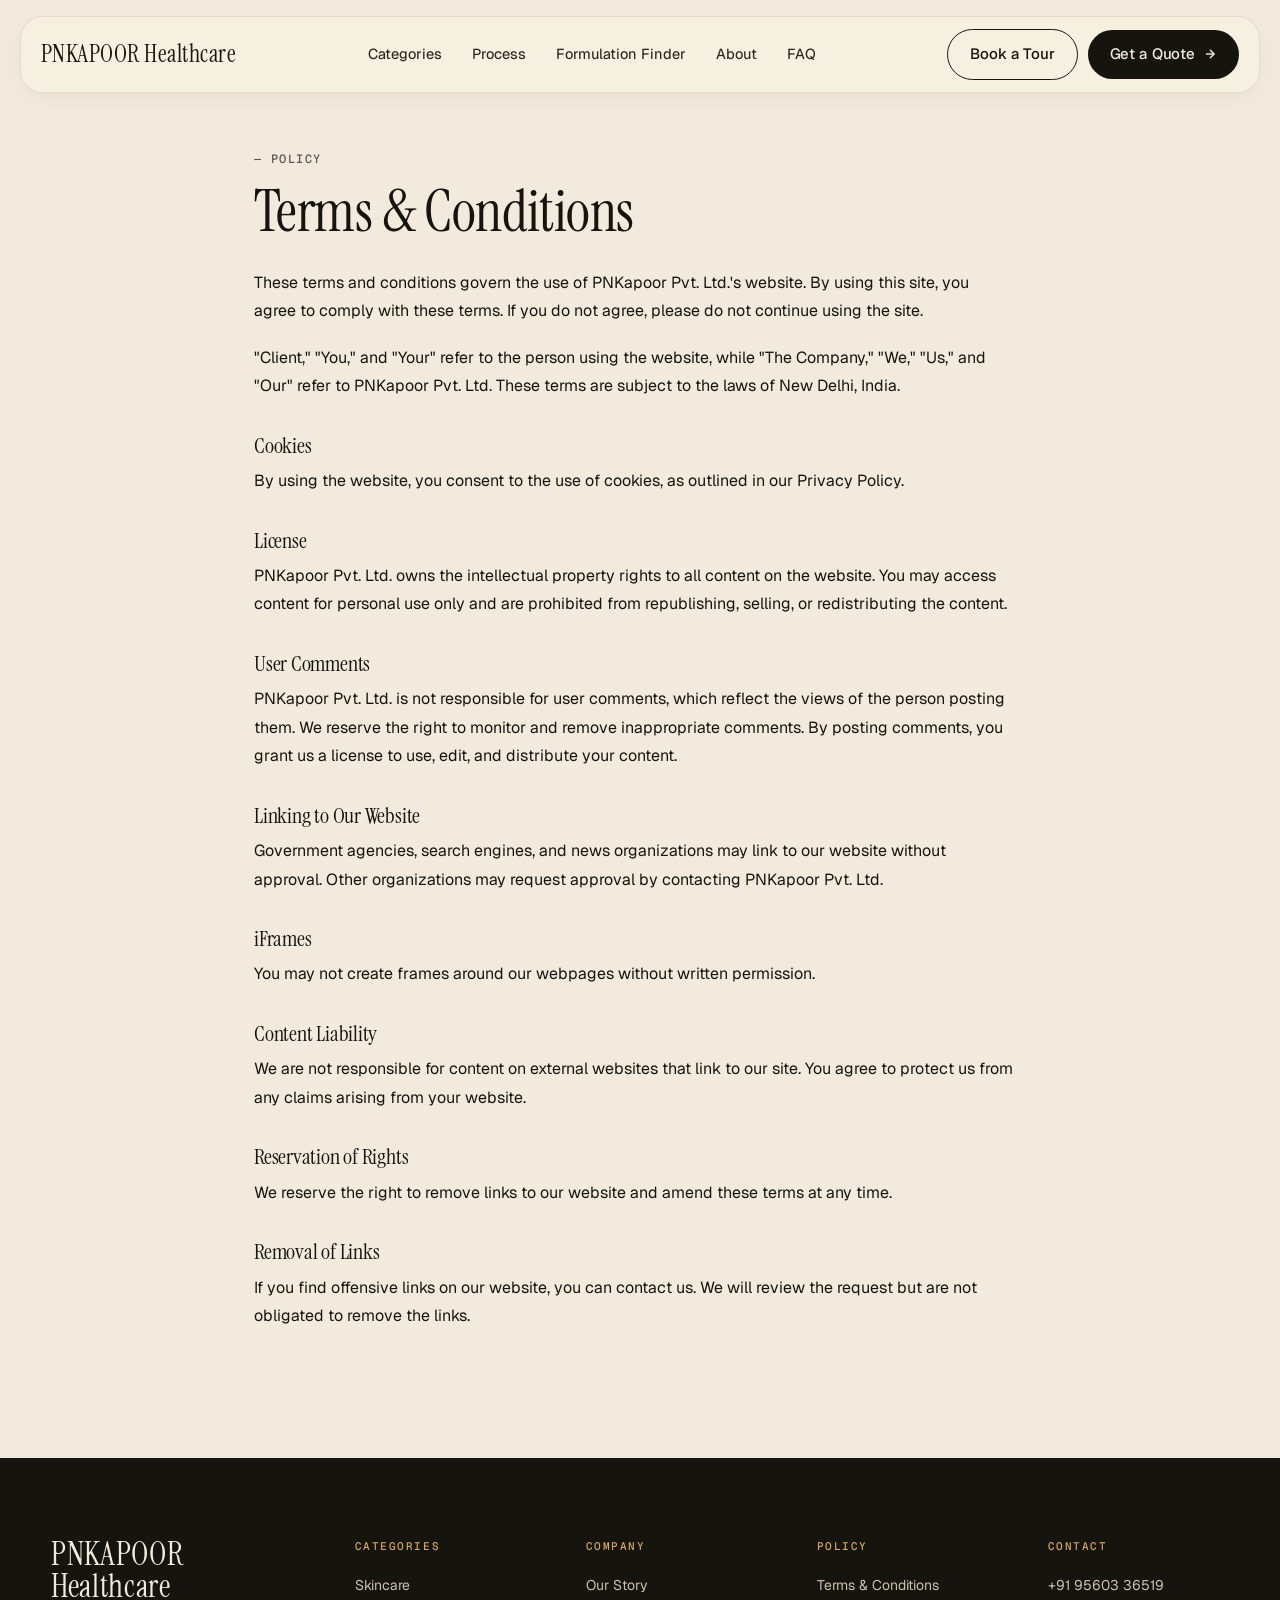
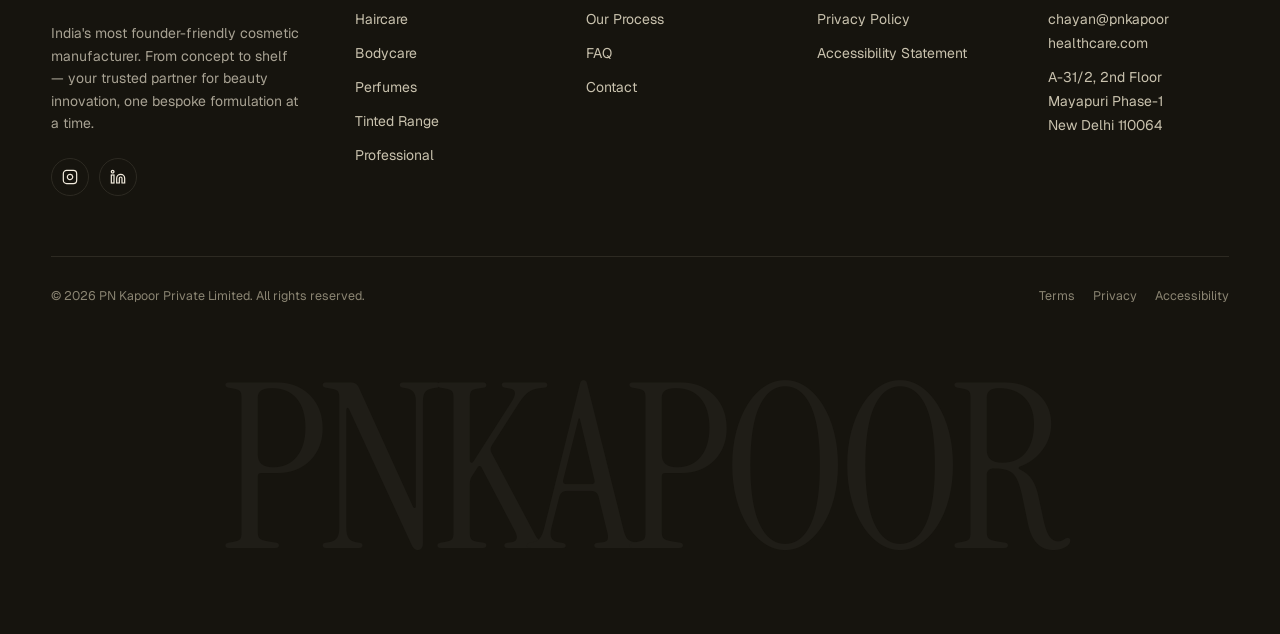
<file: terms.html>
<!doctype html>
<html lang="en">
<head>
<meta charset="UTF-8">
<meta name="viewport" content="width=device-width, initial-scale=1.0">
<title>Terms & Conditions · PN Kapoor Healthcare</title>
<link rel="icon" href="favicon.svg" type="image/svg+xml">
<link rel="preconnect" href="https://fonts.googleapis.com">
<link rel="preconnect" href="https://fonts.gstatic.com" crossorigin>
<link href="https://fonts.googleapis.com/css2?family=Instrument+Serif:ital@0;1&family=Geist:wght@300;400;500;600;700&family=Geist+Mono:wght@400;500&display=swap" rel="stylesheet">
<link rel="stylesheet" href="styles.css">
<style>
  .legal-wrap { max-width: 820px; margin: 0 auto; padding: 150px 24px 110px; }
  .legal-wrap .eyebrow { display:block; margin-bottom: 14px; }
  .legal-wrap h1 { font-family: var(--display); font-weight: 400; font-size: clamp(34px, 6vw, 58px); line-height: 1.05; letter-spacing: -.01em; margin-bottom: 26px; }
  .legal-body { max-width: 760px; }
  .legal-body p { margin-bottom: 18px; color: var(--ink); line-height: 1.78; }
  .legal-body h2.lh { font-family: var(--display); font-weight: 400; font-size: 22px; line-height: 1.2; margin: 32px 0 8px; color: var(--ink); }
  .legal-updated { font-family: var(--mono); font-size: 12px; letter-spacing: .1em; text-transform: uppercase; color: var(--ink-mute); margin-bottom: 26px; }
</style>
</head>
<body>
<div class="nav-wrap" id="navWrap">
  <nav class="nav">
    <a href="index.html" class="brand">
      <span class="brand-name">PNKAPOOR Healthcare</span>
    </a>
    <div class="nav-links">
      <a href="categories.html">Categories</a>
      <a href="process.html">Process</a>
      <a href="formulation-finder.html">Formulation Finder</a>
      <a href="about.html">About</a>
      <a href="faq.html">FAQ</a>
    </div>
    <div class="nav-cta">
      <a href="#contact" class="btn btn-ghost">Book a Tour</a>
      <a href="#contact" class="btn btn-primary">Get a Quote
        <svg width="14" height="14" viewBox="0 0 24 24" fill="none" stroke="currentColor" stroke-width="2.5"><line x1="5" y1="12" x2="19" y2="12"/><polyline points="12 5 19 12 12 19"/></svg>
      </a>
    </div>
  </nav>
</div>
<main class="legal-wrap">
  <span class="eyebrow">— Policy</span>
  <h1>Terms & Conditions</h1>
  <div class="legal-body">
      <p>These terms and conditions govern the use of PNKapoor Pvt. Ltd.'s website. By using this site, you agree to comply with these terms. If you do not agree, please do not continue using the site.</p>
      <p>"Client," "You," and "Your" refer to the person using the website, while "The Company," "We," "Us," and "Our" refer to PNKapoor Pvt. Ltd. These terms are subject to the laws of New Delhi, India.</p>
      <h2 class="lh">Cookies</h2>
      <p>By using the website, you consent to the use of cookies, as outlined in our Privacy Policy.</p>
      <h2 class="lh">License</h2>
      <p>PNKapoor Pvt. Ltd. owns the intellectual property rights to all content on the website. You may access content for personal use only and are prohibited from republishing, selling, or redistributing the content.</p>
      <h2 class="lh">User Comments</h2>
      <p>PNKapoor Pvt. Ltd. is not responsible for user comments, which reflect the views of the person posting them. We reserve the right to monitor and remove inappropriate comments. By posting comments, you grant us a license to use, edit, and distribute your content.</p>
      <h2 class="lh">Linking to Our Website</h2>
      <p>Government agencies, search engines, and news organizations may link to our website without approval. Other organizations may request approval by contacting PNKapoor Pvt. Ltd.</p>
      <h2 class="lh">iFrames</h2>
      <p>You may not create frames around our webpages without written permission.</p>
      <h2 class="lh">Content Liability</h2>
      <p>We are not responsible for content on external websites that link to our site. You agree to protect us from any claims arising from your website.</p>
      <h2 class="lh">Reservation of Rights</h2>
      <p>We reserve the right to remove links to our website and amend these terms at any time.</p>
      <h2 class="lh">Removal of Links</h2>
      <p>If you find offensive links on our website, you can contact us. We will review the request but are not obligated to remove the links.</p>
      </div>
</main>
<footer>
  <div class="container">
    <div class="ft-top">
      <div class="ft-brand-block">
        <div class="brand">
          <span class="brand-name">PNKAPOOR Healthcare</span>
        </div>
        <p class="ft-tagline">India's most founder-friendly cosmetic manufacturer. From concept to shelf — your trusted partner for beauty innovation, one bespoke formulation at a time.</p>
        <div class="ft-socials">
          <a href="https://www.instagram.com/pnkapoor_health_care" target="_blank" class="ft-social"><svg width="16" height="16" viewBox="0 0 24 24" fill="none" stroke="currentColor" stroke-width="1.8"><rect x="2" y="2" width="20" height="20" rx="5"/><path d="M16 11.37A4 4 0 1 1 12.63 8 4 4 0 0 1 16 11.37z"/><line x1="17.5" y1="6.5" x2="17.51" y2="6.5"/></svg></a>
          <a href="https://www.linkedin.com/company/pnkapoorthirdpartymanufacturing/" target="_blank" class="ft-social"><svg width="16" height="16" viewBox="0 0 24 24" fill="none" stroke="currentColor" stroke-width="1.8"><path d="M16 8a6 6 0 0 1 6 6v7h-4v-7a2 2 0 0 0-4 0v7h-4v-7a6 6 0 0 1 6-6z"/><rect x="2" y="9" width="4" height="12"/><circle cx="4" cy="4" r="2"/></svg></a>
        </div>
      </div>
      <div class="ft-col"><h5>Categories</h5><ul>
        <li><a href="categories.html#skincare">Skincare</a></li>
        <li><a href="categories.html#haircare">Haircare</a></li>
        <li><a href="categories.html#bodycare">Bodycare</a></li>
        <li><a href="categories.html#perfume">Perfumes</a></li>
        <li><a href="categories.html#tinted">Tinted Range</a></li>
        <li><a href="categories.html#professional">Professional</a></li>
      </ul></div>
      <div class="ft-col"><h5>Company</h5><ul>
        <li><a href="about.html">Our Story</a></li>
        <li><a href="process.html">Our Process</a></li>
        <li><a href="faq.html">FAQ</a></li>
        <li><a href="#contact">Contact</a></li>
      </ul></div>
      <div class="ft-col"><h5>Policy</h5><ul>
        <li><a href="terms.html">Terms &amp; Conditions</a></li>
        <li><a href="privacy.html">Privacy Policy</a></li>
        <li><a href="accessibility.html">Accessibility Statement</a></li>
      </ul></div>
      <div class="ft-col"><h5>Contact</h5><ul>
        <li><a href="tel:+919560336519">+91 95603 36519</a></li>
        <li><a href="mailto:chayan@pnkapoorhealthcare.com">chayan@pnkapoor<br>healthcare.com</a></li>
        <li><a href="#">A-31/2, 2nd Floor<br>Mayapuri Phase-1<br>New Delhi 110064</a></li>
      </ul></div>
    </div>
    <div class="ft-bottom">
      <span>© 2026 PN Kapoor Private Limited. All rights reserved.</span>
      <div><a href="terms.html">Terms</a><a href="privacy.html">Privacy</a><a href="accessibility.html">Accessibility</a></div>
    </div>
    <div class="ft-wordmark">PNKAPOOR</div>
  </div>
</footer>
<script>
const nw = document.getElementById('navWrap');
addEventListener('scroll', function(){ if (window.scrollY > 20) { nw.classList.add('scrolled'); } else { nw.classList.remove('scrolled'); } });
</script>
</body>
</html>
</file>
<file: styles.css>
/* ========================================
   PN KAPOOR — SHARED DESIGN SYSTEM
   Edit colors, fonts, spacing here and 
   it updates across every page.
   ======================================== */

:root {
  /* Color */
  --cream: #F2EBDD;
  --cream-deep: #ECE3D0;
  --cream-soft: #F7F1E4;
  --ink: #16140E;
  --ink-soft: #2A2620;
  --ink-mute: #5B554A;
  --ink-faint: #8A8472;
  --line: #D8CFB9;
  --line-soft: #E5DDC8;
  --paper: #FFFBF1;

  /* Accents */
  --forest: #2A3F2A;
  --forest-deep: #1B2C1B;
  --brass: #B8893F;
  --brass-soft: #D4A85A;
  --terracotta: #B85240;
  --rose: #E8C8B5;
  --sage: #A8B89C;
  --citrus: #C9B458;

  /* Type */
  --display: 'Instrument Serif', 'Times New Roman', serif;
  --body: 'Geist', -apple-system, sans-serif;
  --mono: 'Geist Mono', monospace;

  /* Layout */
  --max: 1280px;
  --gutter: clamp(20px, 4vw, 60px);
  --radius: 18px;
  --radius-lg: 28px;
  --radius-pill: 999px;
}

* { box-sizing: border-box; margin: 0; padding: 0; }
html { scroll-behavior: smooth; }
body {
  font-family: var(--body);
  background: var(--cream);
  color: var(--ink);
  line-height: 1.5;
  font-weight: 400;
  -webkit-font-smoothing: antialiased;
  font-feature-settings: "ss01", "cv11";
  overflow-x: hidden;
}
img, svg { max-width: 100%; display: block; }
a { color: inherit; text-decoration: none; }
button {
  font-family: inherit;
  cursor: pointer;
  border: none;
  background: none;
  color: inherit;
}

/* ========== TYPOGRAPHY ========== */
.eyebrow {
  font-family: var(--mono);
  font-size: 12px;
  letter-spacing: 0.12em;
  text-transform: uppercase;
  color: var(--ink-mute);
  font-weight: 500;
}
h1, h2, h3 { font-family: var(--display); font-weight: 400; letter-spacing: -0.01em; line-height: 1.04; }
.h-display { font-size: clamp(48px, 7vw, 96px); line-height: 0.98; letter-spacing: -0.025em; }
.h1 { font-size: clamp(40px, 5.2vw, 72px); line-height: 1.02; letter-spacing: -0.02em; }
.h2 { font-size: clamp(32px, 3.8vw, 54px); line-height: 1.05; }
.h3 { font-size: clamp(22px, 2vw, 30px); line-height: 1.2; }
.italic { font-style: italic; }
.lede { font-size: clamp(17px, 1.4vw, 21px); line-height: 1.5; color: var(--ink-soft); font-weight: 400; max-width: 60ch; }
.body-sm { font-size: 14px; color: var(--ink-mute); }

/* ========== BUTTONS ========== */
.btn {
  display: inline-flex;
  align-items: center;
  gap: 8px;
  padding: 13px 22px;
  border-radius: var(--radius-pill);
  font-size: 15px;
  font-weight: 500;
  letter-spacing: -0.01em;
  transition: transform .2s ease, background .2s ease, color .2s ease;
  white-space: nowrap;
}
.btn-primary { background: var(--ink); color: var(--cream); }
.btn-primary:hover { background: var(--forest-deep); transform: translateY(-1px); }
.btn-ghost { background: transparent; color: var(--ink); border: 1px solid var(--ink); }
.btn-ghost:hover { background: var(--ink); color: var(--cream); }
.btn-tonal { background: var(--paper); color: var(--ink); border: 1px solid var(--line); }
.btn-tonal:hover { background: var(--cream-deep); }
.btn-arrow svg { transition: transform .25s ease; }
.btn-arrow:hover svg { transform: translateX(3px); }

/* ========== LAYOUT ========== */
.container { max-width: var(--max); margin: 0 auto; padding: 0 var(--gutter); }
section { padding: clamp(56px, 6.2vw, 92px) 0; position: relative; }
.section-head {
  margin-bottom: clamp(34px, 4vw, 56px);
  max-width: 800px;
}
.section-head .eyebrow { margin-bottom: 16px; }

/* ========== NAV ========== */
.nav-wrap {
  position: fixed;
  top: 16px;
  left: 50%;
  transform: translateX(-50%);
  width: calc(100% - 40px);
  max-width: 1320px;
  z-index: 100;
  background: rgba(247, 241, 228, 0.78);
  backdrop-filter: saturate(180%) blur(24px);
  -webkit-backdrop-filter: saturate(180%) blur(24px);
  border: 1px solid rgba(216, 207, 185, 0.6);
  border-radius: 22px;
  box-shadow: 0 6px 24px -8px rgba(22,20,14,0.08), 0 2px 8px -4px rgba(22,20,14,0.04);
  transition: box-shadow .3s, background .3s, border-color .3s;
}
.nav-wrap.scrolled {
  background: rgba(247, 241, 228, 0.92);
  box-shadow: 0 12px 32px -10px rgba(22,20,14,0.12), 0 4px 12px -4px rgba(22,20,14,0.06);
}
.nav {
  max-width: var(--max);
  margin: 0 auto;
  padding: 12px 20px;
  display: flex;
  align-items: center;
  justify-content: space-between;
  gap: 24px;
}
.brand {
  display: flex;
  flex-direction: column;
  line-height: 1;
  letter-spacing: 0.04em;
}
.brand-name { font-family: var(--display); font-size: 24px; font-weight: 400; letter-spacing: 0.02em; }
.brand-sub { font-family: var(--mono); font-size: 10px; letter-spacing: 0.18em; text-transform: uppercase; color: var(--ink-mute); margin-top: 3px; }
.nav-links {
  display: flex;
  align-items: center;
  gap: 30px;
}
.nav-links a {
  font-size: 14.5px;
  color: var(--ink-soft);
  font-weight: 450;
  transition: color .2s;
  position: relative;
  padding: 4px 0;
}
.nav-links a:hover { color: var(--ink); }
.nav-links a.active { color: var(--ink); font-weight: 500; }
.nav-links a.active::after {
  content: "";
  position: absolute;
  bottom: -2px;
  left: 0;
  right: 0;
  height: 2px;
  background: var(--forest);
  border-radius: 2px;
}
.nav-cta { display: flex; gap: 10px; align-items: center; }

@media (max-width: 860px) {
  .nav-links { display: none; }
  .nav-cta .btn-ghost { display: none; }
}

/* ========== PAGE HERO (sub-pages) ========== */
.page-hero {
  padding: clamp(120px, 12vw, 180px) 0 clamp(60px, 8vw, 100px);
  position: relative;
  overflow: hidden;
}
.page-hero-grain {
  position: absolute;
  inset: 0;
  pointer-events: none;
  opacity: .35;
  mix-blend-mode: multiply;
  background-image: url("data:image/svg+xml;utf8,<svg xmlns='http://www.w3.org/2000/svg' width='160' height='160'><filter id='n'><feTurbulence type='fractalNoise' baseFrequency='.85' numOctaves='2' stitchTiles='stitch'/><feColorMatrix values='0 0 0 0 0.08, 0 0 0 0 0.08, 0 0 0 0 0.05, 0 0 0 .12 0'/></filter><rect width='100%' height='100%' filter='url(%23n)'/></svg>");
}
.page-hero-inner { position: relative; z-index: 1; }
.crumb {
  display: flex;
  gap: 8px;
  align-items: center;
  font-family: var(--mono);
  font-size: 11.5px;
  letter-spacing: .14em;
  text-transform: uppercase;
  color: var(--ink-mute);
  margin-bottom: 32px;
}
.crumb a { transition: color .2s; }
.crumb a:hover { color: var(--ink); }
.crumb .sep { color: var(--ink-faint); }
.crumb .current { color: var(--ink); }

/* ========== FOOTER ========== */
footer {
  background: var(--ink);
  color: var(--cream);
  padding: 80px 0 40px;
}
.ft-top {
  display: grid;
  grid-template-columns: 1.4fr repeat(4, 1fr);
  gap: 50px;
  padding-bottom: 60px;
  border-bottom: 1px solid #2D2A22;
}
.ft-brand-block .brand-name { font-size: 32px; color: var(--cream); }
.ft-brand-block .brand-sub { color: var(--brass-soft); }
.ft-tagline {
  margin-top: 20px;
  font-size: 14px;
  color: #A8A293;
  line-height: 1.6;
  max-width: 32ch;
}
.ft-socials { display: flex; gap: 10px; margin-top: 24px; }
.ft-social {
  width: 38px;
  height: 38px;
  border-radius: 50%;
  border: 1px solid #2D2A22;
  display: flex;
  align-items: center;
  justify-content: center;
  color: var(--cream);
  transition: all .2s;
}
.ft-social:hover { background: var(--brass); color: var(--ink); border-color: var(--brass); }
.ft-col h5 {
  font-family: var(--mono);
  font-size: 11px;
  letter-spacing: .14em;
  text-transform: uppercase;
  color: var(--brass-soft);
  margin-bottom: 18px;
  font-weight: 500;
}
.ft-col ul { list-style: none; display: flex; flex-direction: column; gap: 10px; }
.ft-col a {
  font-size: 14px;
  color: #C9C2AE;
  transition: color .2s;
}
.ft-col a:hover { color: var(--cream); }
.ft-bottom {
  display: flex;
  justify-content: space-between;
  padding-top: 30px;
  gap: 20px;
  flex-wrap: wrap;
  font-size: 12.5px;
  color: var(--ink-faint);
}
.ft-bottom a { color: var(--ink-faint); margin-left: 18px; }
.ft-bottom a:hover { color: var(--cream); }
.ft-wordmark {
  font-family: var(--display);
  font-size: clamp(80px, 18vw, 240px);
  line-height: 0.9;
  letter-spacing: -0.04em;
  color: #1F1D17;
  text-align: center;
  margin-top: 60px;
  padding-bottom: 20px;
  user-select: none;
}

@media (max-width: 900px) {
  .ft-top { grid-template-columns: 1fr 1fr; gap: 40px; }
}
@media (max-width: 500px) {
  .ft-top { grid-template-columns: 1fr; }
}

/* ========== UTILITIES ========== */
.reveal {
  opacity: 0;
  transform: translateY(20px);
  transition: opacity .8s ease, transform .8s ease;
}
.reveal.visible {
  opacity: 1;
  transform: translateY(0);
}

/* ========== FINAL CTA (shared) ========== */
.final-cta {
  background: var(--cream);
  text-align: center;
}
.final-cta-inner {
  max-width: 820px;
  margin: 0 auto;
  padding: clamp(60px, 8vw, 100px) clamp(30px, 5vw, 60px);
  background: var(--paper);
  border: 1px solid var(--line);
  border-radius: var(--radius-lg);
  position: relative;
  overflow: hidden;
}
.final-cta-bg {
  position: absolute;
  inset: 0;
  pointer-events: none;
  background:
    radial-gradient(ellipse at top right, rgba(184,137,63,.08), transparent 50%),
    radial-gradient(ellipse at bottom left, rgba(42,63,42,.08), transparent 50%);
}
.final-cta-decoration {
  position: absolute;
  top: 30px;
  right: 30px;
  font-family: var(--display);
  font-size: 24px;
  color: var(--brass);
  opacity: .6;
}
.final-cta-decoration.left { right: auto; left: 30px; }
.final-cta .h-display { margin-bottom: 24px; }
.final-cta .h-display .italic { color: var(--forest); }
.final-cta .lede { margin: 0 auto; }
.final-cta-actions { display: flex; gap: 12px; justify-content: center; flex-wrap: wrap; margin-top: 40px; }
.final-cta-meta {
  margin-top: 32px;
  display: flex;
  justify-content: center;
  gap: 24px;
  font-family: var(--mono);
  font-size: 11.5px;
  letter-spacing: .12em;
  text-transform: uppercase;
  color: var(--ink-mute);
  flex-wrap: wrap;
}
.final-cta-meta span { display: flex; align-items: center; gap: 8px; }
.final-cta-meta .dot { width: 6px; height: 6px; border-radius: 50%; background: var(--forest); }

/* ========================================
   SECTION COLOR VARIANTS
   ======================================== */
.sec-cream { background: var(--cream); }
.sec-cream-deep { background: var(--cream-deep); }
.sec-paper { background: var(--paper); }
.sec-ink { background: var(--ink); color: var(--cream); }
.sec-forest { background: var(--forest-deep); color: var(--cream); }
.sec-sage { background: #DDE5D5; }
.sec-rose { background: #F0DDD5; }
.sec-mint { background: #D5E5DC; }
.sec-stone { background: #D8D2C0; }

.sec-ink h1, .sec-ink h2, .sec-ink h3,
.sec-forest h1, .sec-forest h2, .sec-forest h3 { color: var(--cream); }
.sec-ink .eyebrow,
.sec-forest .eyebrow { color: var(--brass-soft); }
.sec-ink .lede,
.sec-forest .lede { color: #C9C2AE; }

/* ---- Cloudy textured backgrounds (Trupeer-inspired, brand-tuned) ---- */
.sec-cloud-blue, .sec-cloud-clay, .sec-ember { position: relative; isolation: isolate; }
.sec-cloud-blue {
  background:
    radial-gradient(ellipse 40% 34% at 24% 28%, rgba(255,255,255,0.92), transparent 70%),
    radial-gradient(ellipse 46% 38% at 68% 20%, rgba(255,255,255,0.78), transparent 72%),
    radial-gradient(ellipse 36% 30% at 48% 66%, rgba(255,255,255,0.65), transparent 70%),
    radial-gradient(ellipse 58% 44% at 88% 82%, rgba(255,255,255,0.55), transparent 72%),
    radial-gradient(ellipse 70% 58% at 82% 10%, rgba(196,221,238,0.9), transparent 66%),
    linear-gradient(165deg, #D0E2F1 0%, #BAD4E9 55%, #A6C7E2 100%);
}
.sec-cloud-clay {
  background:
    radial-gradient(ellipse 55% 50% at 16% 20%, rgba(255,248,242,0.60), transparent 60%),
    radial-gradient(ellipse 52% 46% at 84% 14%, rgba(232,196,180,0.72), transparent 62%),
    radial-gradient(ellipse 60% 55% at 74% 88%, rgba(206,140,120,0.48), transparent 60%),
    radial-gradient(ellipse 50% 40% at 20% 86%, rgba(236,210,196,0.70), transparent 60%),
    linear-gradient(160deg, #F0DACF 0%, #E9D0C4 55%, #E0C2B4 100%);
}
.sec-ember {
  background:
    radial-gradient(ellipse 46% 42% at 22% 30%, rgba(255,221,160,0.9), transparent 66%),
    radial-gradient(ellipse 52% 44% at 80% 20%, rgba(223,92,62,0.55), transparent 62%),
    radial-gradient(ellipse 50% 48% at 64% 82%, rgba(244,150,72,0.6), transparent 65%),
    radial-gradient(ellipse 44% 40% at 16% 86%, rgba(214,78,68,0.42), transparent 62%),
    linear-gradient(155deg, #F4DCBC 0%, #EEB98E 46%, #E29A78 100%);
}
.sec-cloud-blue::before, .sec-cloud-clay::before, .sec-ember::before {
  content: ""; position: absolute; inset: 0; z-index: -1; pointer-events: none;
  background-image: url("data:image/svg+xml;utf8,<svg xmlns='http://www.w3.org/2000/svg' width='180' height='180'><filter id='n'><feTurbulence type='fractalNoise' baseFrequency='.9' numOctaves='2' stitchTiles='stitch'/><feColorMatrix values='0 0 0 0 0.1, 0 0 0 0 0.1, 0 0 0 0 0.1, 0 0 0 .12 0'/></filter><rect width='100%' height='100%' filter='url(%23n)'/></svg>");
  opacity: 0.55; mix-blend-mode: multiply;
}

/* ========================================
   IMAGE HOLDERS (for real photos)
   ======================================== */
.img-holder {
  position: relative;
  overflow: hidden;
  border-radius: var(--radius-lg);
  background: var(--cream-deep);
  background-size: cover;
  background-position: center;
}
.img-holder.tinted::after {
  content: "";
  position: absolute;
  inset: 0;
  background: linear-gradient(180deg, transparent 50%, rgba(22,20,14,.4));
  pointer-events: none;
}

/* ========================================
   SUBPAGE HERO — cloudy blue backdrop (Trupeer-style pop)
   ======================================== */
.page-hero {
  background:
    radial-gradient(ellipse 42% 44% at 18% 20%, rgba(255,255,255,0.92), transparent 70%),
    radial-gradient(ellipse 48% 40% at 80% 12%, rgba(255,255,255,0.78), transparent 72%),
    radial-gradient(ellipse 40% 36% at 52% 88%, rgba(255,255,255,0.6), transparent 70%),
    radial-gradient(ellipse 66% 56% at 86% 78%, rgba(198,222,238,0.85), transparent 66%),
    linear-gradient(165deg, #D6E5F2 0%, #C2D9EC 58%, #AFCBE4 100%);
}

/* ========================================
   SCROLL REVEAL — stagger helper (used site-wide via reveal.js)
   ======================================== */
.reveal { will-change: opacity, transform; }
@media (prefers-reduced-motion: reduce) {
  .reveal { opacity: 1 !important; transform: none !important; }
}

/* ========================================
   MOBILE NAV (hamburger + slide-down menu)
   ======================================== */
.nav-toggle {
  display: none; flex-direction: column; gap: 5px;
  width: 44px; height: 44px; align-items: center; justify-content: center;
  border-radius: 12px; background: transparent; cursor: pointer;
}
.nav-toggle span { display: block; width: 20px; height: 2px; background: var(--ink); border-radius: 2px; transition: transform .25s, opacity .2s; }
.nav-toggle.open span:nth-child(1) { transform: translateY(7px) rotate(45deg); }
.nav-toggle.open span:nth-child(2) { opacity: 0; }
.nav-toggle.open span:nth-child(3) { transform: translateY(-7px) rotate(-45deg); }
.mobile-menu {
  position: fixed; top: 76px; left: 14px; right: 14px; z-index: 99;
  background: var(--paper); border: 1px solid var(--line); border-radius: 20px;
  padding: 14px; display: flex; flex-direction: column; gap: 4px;
  box-shadow: 0 30px 70px -30px rgba(22,20,14,.45);
  opacity: 0; transform: translateY(-10px); pointer-events: none;
  transition: opacity .25s ease, transform .25s ease;
}
.mobile-menu.open { opacity: 1; transform: none; pointer-events: auto; }
.mobile-menu .mm-link { padding: 13px 14px; border-radius: 12px; font-size: 16px; color: var(--ink-soft); }
.mobile-menu .mm-link:hover { background: var(--cream-deep); color: var(--ink); }
.mobile-menu .btn { margin-top: 8px; justify-content: center; width: 100%; }
@media (max-width: 860px) { .nav-toggle { display: flex; } }



/* ======================================================
   MOBILE RESPONSIVE PASS — desktop design unchanged
   ====================================================== */
@media (max-width: 860px) {
  .nav { padding: 12px 14px; gap: 12px; }
  .brand-name { font-size: 20px; }
  .brand-sub { font-size: 9px; letter-spacing: .14em; }
  .nav-cta .btn-primary { padding: 10px 15px; font-size: 13px; }
  .nav-cta .btn-primary svg { display: none; }
}
@media (max-width: 600px) {
  section { padding: 54px 0; }
  .page-hero { padding: 96px 0 44px; }
  .section-head { margin-bottom: 36px; }
  .h-display { font-size: clamp(30px, 9vw, 50px); }
  .h1 { font-size: clamp(26px, 8vw, 42px); }
  .h2 { font-size: clamp(23px, 7vw, 36px); }
  .h3 { font-size: clamp(19px, 5vw, 26px); }
  .lede { font-size: 15.5px; }
  .ft-top { grid-template-columns: 1fr 1fr; gap: 30px; padding-bottom: 38px; }
  .ft-wordmark { font-size: clamp(40px, 13vw, 90px); margin-top: 34px; }
  footer { padding: 54px 0 32px; }
  .final-cta-actions { flex-direction: column; }
  .final-cta-actions .btn { width: 100%; }
  .final-cta-inner { padding: 44px 24px; }
  .crumb { margin-bottom: 22px; flex-wrap: wrap; }
}
@media (max-width: 420px) {
  .ft-top { grid-template-columns: 1fr; }
  .btn { padding: 12px 18px; }
}

@media (max-width: 860px) { .brand-sub { white-space: nowrap; } }


/* centered section headers (grid sections) */
.section-head.centered { text-align: center; margin-left: auto; margin-right: auto; }
.section-head.centered .lede { margin-left: auto; margin-right: auto; }

/* mobile: slimmer floating nav (single-line brand) */
@media (max-width: 600px) {
  .brand-sub { display: none; }
  .nav { padding: 8px 12px; }
  .nav-wrap { top: 10px; }
  .nav-cta .btn-primary { padding: 9px 14px; font-size: 12.5px; }
}
</file>
